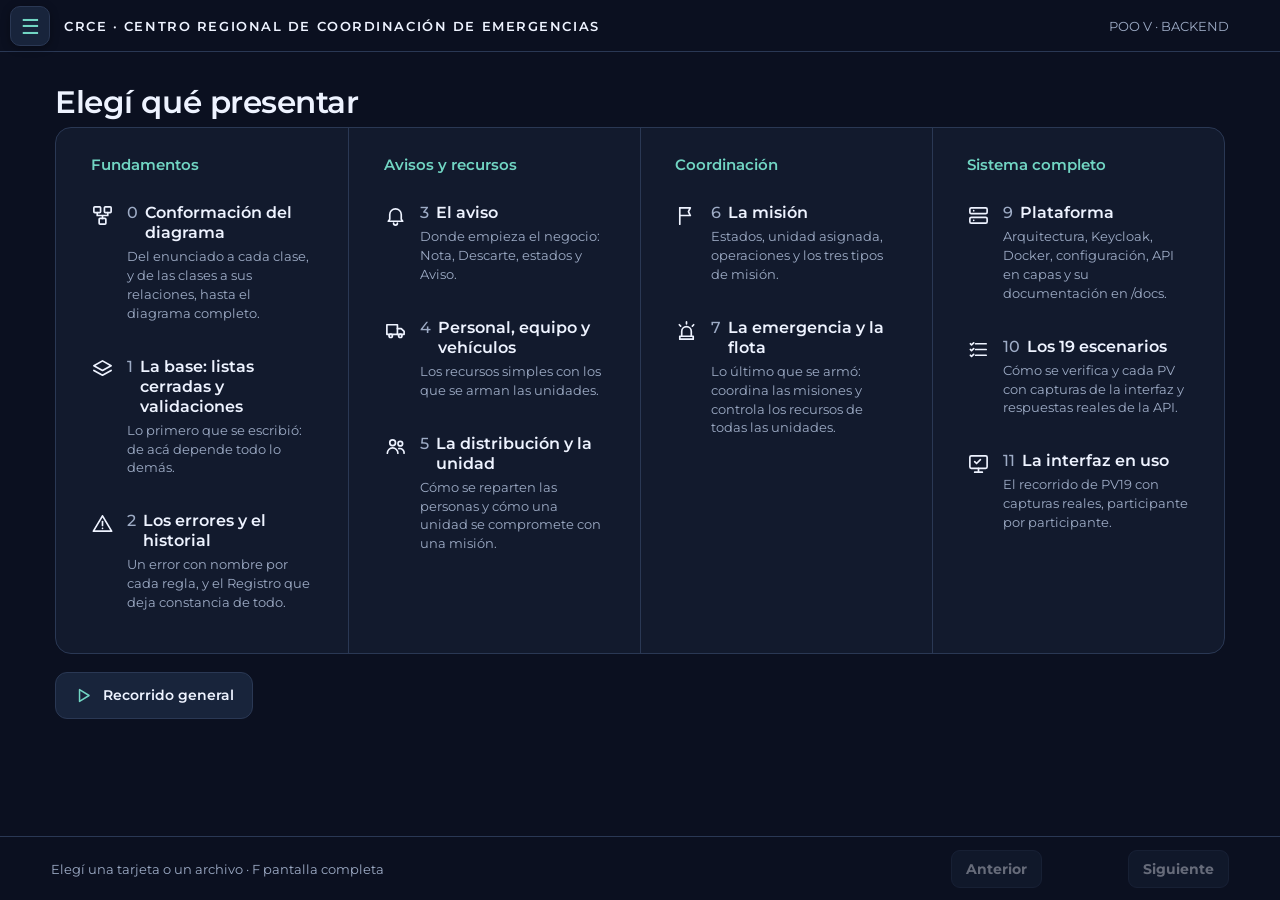
<file: docs/index.html>
<!doctype html><html lang="es"><head><meta charset="utf-8"><meta name="viewport" content="width=device-width,initial-scale=1">
<title>CRCE · Presentación y diagramas</title><style>
:root{--bg:#0b1020;--panel:#121a2d;--panel2:#18243b;--text:#eef3ff;--muted:#9eacc6;--accent:#71d5c3;--line:#2a3854;--gold:#f3c969}
*{box-sizing:border-box}html,body{height:100%;margin:0}
body{font:15px/1.4 Inter,ui-sans-serif,system-ui,-apple-system,"Segoe UI",sans-serif;background:var(--bg);color:var(--text)}
main{position:absolute;inset:0}iframe{position:absolute;inset:0;width:100%;height:100%;border:0;background:var(--bg)}
iframe[hidden]{display:none}
#hb{position:fixed;z-index:30;top:6px;left:10px;width:40px;height:40px;border:1px solid var(--line);border-radius:10px;background:var(--panel2);color:var(--accent);font-size:21px;line-height:1;cursor:pointer;box-shadow:0 2px 8px rgba(0,0,0,.35)}
#hb:hover{border-color:var(--accent)}#hb:focus-visible,nav button:focus-visible{outline:3px solid var(--gold);outline-offset:2px}
#velo{position:fixed;inset:0;z-index:15;background:rgba(5,8,18,.55);display:none}#velo.on{display:block}
nav{position:fixed;z-index:20;top:0;bottom:0;left:0;width:min(290px,86vw);background:var(--panel);border-right:1px solid var(--line);color:var(--text);display:flex;flex-direction:column;padding:12px 14px 16px;gap:8px;transform:translateX(-102%);transition:transform .2s}
nav.abierto{transform:none;box-shadow:8px 0 32px rgba(0,0,0,.5)}
@media (prefers-reduced-motion:reduce){nav{transition:none}}
nav h1{font-size:17px;margin:0 0 14px 52px;line-height:1.15}nav h1 small{display:block;font-weight:400;color:var(--muted);font-size:12px;margin-top:2px}
nav button.op{display:flex;gap:12px;align-items:center;width:100%;padding:12px 14px;border:1px solid var(--line);border-radius:12px;background:var(--panel2);color:inherit;font:inherit;cursor:pointer;text-align:left}
nav button.op:hover{border-color:var(--accent)}nav button.op[aria-pressed=true]{border-color:var(--accent);background:#10242a}
.ico{width:24px;text-align:center;font-size:19px;color:var(--accent)}.t b{display:block;font-size:15px}.t small{display:block;color:var(--muted);font-size:12px;margin-top:1px}
.sp{flex:1}.ayuda{font-size:12.5px;color:var(--muted);padding:6px 4px;line-height:1.9}
kbd{background:var(--panel2);border:1px solid var(--line);border-radius:5px;padding:1px 7px;font:12px ui-monospace,SFMono-Regular,Menlo,monospace;color:var(--text)}
</style></head><body>
<button id="hb" aria-label="Abrir el menú" aria-expanded="false" title="Menú (M)">☰</button><div id="velo"></div>
<nav aria-label="Menú"><h1>CRCE<small>Coordinación de Emergencias</small></h1>
<button class="op" id="bp" aria-pressed="true"><span class="ico">▶</span><span class="t"><b>Presentación</b><small>Elegí qué presentar: recorrido general o un archivo</small></span></button>
<button class="op" id="bd" aria-pressed="false"><span class="ico">◇</span><span class="t"><b>Diagramas</b><small>Con zoom; recorré clases, estados y lista</small></span></button>
<span class="sp"></span>
<div class="ayuda"><kbd>P</kbd> presentación · <kbd>D</kbd> diagramas · <kbd>M</kbd> menú<br>En la presentación: <kbd>Espacio</kbd> avanza, <kbd>Esc</kbd> vuelve a la lista, <kbd>D</kbd> abre el diagrama de la clase, <kbd>F</kbd> pantalla completa</div></nav>
<main><iframe id="fb" src="backend_presentacion.html?v=dd31de81b9" title="Presentación" allow="fullscreen" allowfullscreen></iframe><iframe id="fd" src="diagrama.html?v=9581ba3723" title="Diagramas" allow="fullscreen" allowfullscreen hidden></iframe></main>
<script>
const fb=document.getElementById('fb'),fd=document.getElementById('fd'),bp=document.getElementById('bp'),bd=document.getElementById('bd'),nav=document.querySelector('nav'),velo=document.getElementById('velo'),hb=document.getElementById('hb');
function menu(v){const o=v===undefined?!nav.classList.contains('abierto'):v;nav.classList.toggle('abierto',o);velo.classList.toggle('on',o);hb.setAttribute('aria-expanded',o);hb.setAttribute('aria-label',o?'Cerrar el menú':'Abrir el menú')}
function modo(m,clase){
 if(m==='codigo')m='presentacion';
 const d=m==='diagrama';
 fb.hidden=d;fd.hidden=!d;
 bp.setAttribute('aria-pressed',!d);bd.setAttribute('aria-pressed',d);menu(false);
 const f=d?fd:fb;
 setTimeout(()=>{f.focus();f.contentWindow&&f.contentWindow.focus();if(d&&clase)f.contentWindow.postMessage({irAClase:clase},'*')},60)}
bp.onclick=()=>modo('presentacion');bd.onclick=()=>modo('diagrama');hb.onclick=()=>menu();velo.onclick=()=>menu(false);
addEventListener('message',e=>{const m=e.data||{};if(m.tema)document.body.classList.toggle('claro',m.tema==='claro');else if(m.modo)modo(m.modo,m.clase);else if(m.menu)menu()});
addEventListener('keydown',e=>{if(e.ctrlKey||e.metaKey||e.altKey)return;const t=e.key.toLowerCase();if(t==='p')modo('presentacion');else if(t==='d')modo('diagrama');else if(t==='m')menu();else if(e.key==='Escape')menu(false)});
fb.addEventListener('load',()=>fb.contentWindow.focus());
</script></body></html>
</file>
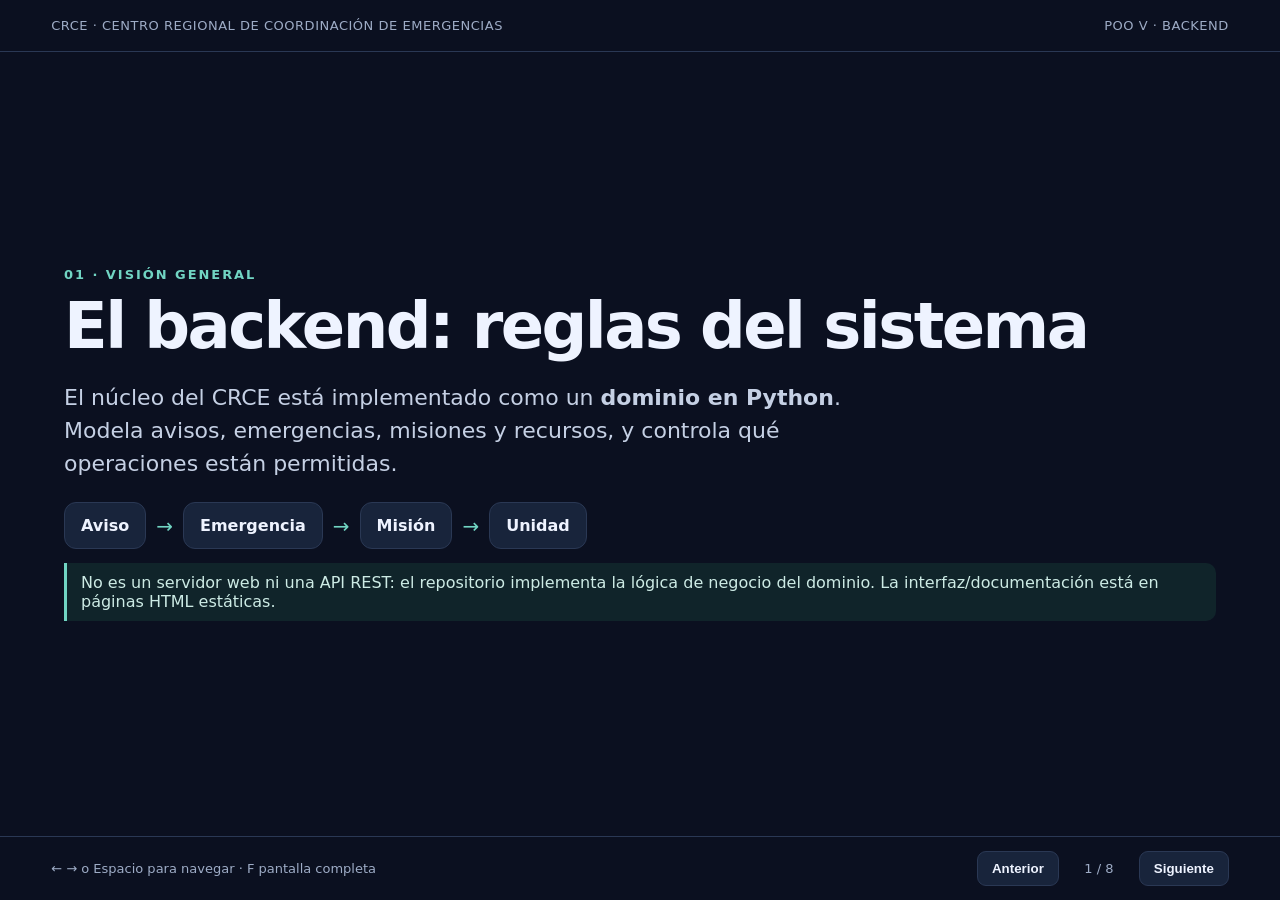
<file: docs/backend.html>
<!doctype html>
<html lang="es">
<head>
<meta charset="utf-8">
<meta name="viewport" content="width=device-width, initial-scale=1">
<title>CRCE · Backend</title>
<style>
:root{--bg:#0b1020;--panel:#121a2d;--panel2:#18243b;--text:#eef3ff;--muted:#9eacc6;--accent:#71d5c3;--line:#2a3854;--code:#080d18;--gold:#f3c969}
*{box-sizing:border-box}html,body{margin:0;width:100%;height:100%;background:var(--bg);color:var(--text);font-family:Inter,ui-sans-serif,system-ui,-apple-system,BlinkMacSystemFont,"Segoe UI",sans-serif}
.deck{height:100%;display:flex;flex-direction:column}.top{height:52px;padding:0 4vw;display:flex;align-items:center;justify-content:space-between;border-bottom:1px solid var(--line);color:var(--muted);font-size:13px;letter-spacing:.04em}
main{flex:1;display:grid;place-items:center;padding:3vh 5vw;min-height:0}.slide{display:none;width:min(1160px,100%);max-height:100%;animation:in .22s ease}.slide.active{display:block}@keyframes in{from{opacity:.4;transform:translateY(8px)}to{opacity:1;transform:none}}
.eyebrow{color:var(--accent);font-size:13px;font-weight:700;letter-spacing:.15em;text-transform:uppercase;margin-bottom:12px}
h1{font-size:clamp(36px,5vw,66px);line-height:1.02;letter-spacing:-.04em;margin:0 0 18px}h2{font-size:clamp(29px,3.5vw,46px);letter-spacing:-.035em;margin:0 0 22px}
.lead{font-size:clamp(17px,1.8vw,22px);line-height:1.5;color:#c5d0e4;max-width:850px}.grid{display:grid;grid-template-columns:1fr 1fr;gap:22px;align-items:start}.card{background:var(--panel);border:1px solid var(--line);border-radius:16px;padding:22px}.card h3{margin:0 0 12px;font-size:18px}.muted{color:var(--muted)}ul{margin:10px 0 0;padding-left:20px;color:#c5d0e4;line-height:1.65}li{margin:4px 0}.tag{display:inline-block;color:var(--accent);border:1px solid #32665e;border-radius:99px;padding:5px 10px;font-size:12px;font-weight:700;margin:0 6px 7px 0}
pre{margin:0;background:var(--code);border:1px solid #26334b;border-radius:12px;padding:18px;overflow:auto;max-height:53vh;color:#e6edf8;font:clamp(11px,.95vw,14px)/1.55 ui-monospace,SFMono-Regular,Menlo,monospace;white-space:pre}
code{font-family:ui-monospace,SFMono-Regular,Menlo,monospace;color:#bce9df}.explain{font-size:16px;line-height:1.6;color:#c5d0e4}.explain strong{color:var(--text)}.callout{border-left:3px solid var(--accent);padding:10px 14px;background:#10242a;border-radius:0 10px 10px 0;color:#cdebe5;margin-top:14px}
.flow{display:flex;align-items:center;gap:10px;flex-wrap:wrap;margin-top:22px}.node{background:var(--panel2);border:1px solid var(--line);border-radius:12px;padding:13px 16px;font-weight:650}.arrow{color:var(--accent);font-size:20px}
.bottom{height:64px;border-top:1px solid var(--line);display:flex;align-items:center;justify-content:space-between;padding:0 4vw;color:var(--muted);font-size:13px}.controls{display:flex;gap:8px;align-items:center}button{background:var(--panel2);border:1px solid var(--line);color:var(--text);padding:9px 14px;border-radius:9px;cursor:pointer;font-weight:650}button:hover{border-color:var(--accent)}.count{min-width:64px;text-align:center}
@media(max-width:760px){main{padding:20px}.grid{grid-template-columns:1fr;gap:12px}.card{padding:15px}pre{max-height:35vh}.top{padding:0 20px}.bottom{padding:0 20px}.slide{overflow:auto;max-height:100%}}
</style>
</head>
<body>
<div class="deck">
<header class="top"><span>CRCE · CENTRO REGIONAL DE COORDINACIÓN DE EMERGENCIAS</span><span>POO V · BACKEND</span></header>
<main>
<section class="slide active">
 <div class="eyebrow">01 · visión general</div>
 <h1>El backend: reglas del sistema</h1>
 <p class="lead">El núcleo del CRCE está implementado como un <strong>dominio en Python</strong>. Modela avisos, emergencias, misiones y recursos, y controla qué operaciones están permitidas.</p>
 <div class="flow"><div class="node">Aviso</div><span class="arrow">→</span><div class="node">Emergencia</div><span class="arrow">→</span><div class="node">Misión</div><span class="arrow">→</span><div class="node">Unidad</div></div>
 <div class="callout">No es un servidor web ni una API REST: el repositorio implementa la lógica de negocio del dominio. La interfaz/documentación está en páginas HTML estáticas.</div>
</section>

<section class="slide">
 <div class="eyebrow">02 · configuración y módulos</div>
 <h2>Cómo se organizó el código</h2>
 <div class="grid">
  <div class="card"><h3>Configuración del proyecto</h3><pre>[project]
name = "crce"
requires-python = ">=3.13"
dependencies = []

[dependency-groups]
dev = ["pytest>=8.3.0"]</pre><p class="explain">En <code>pyproject.toml</code> se declara Python 3.13+, sin dependencias de producción. <strong>pytest</strong> se usa para las pruebas.</p></div>
  <div class="card"><h3>Separación por responsabilidad</h3><pre>dominio/
  aviso.py
  emergencia.py
  mision.py
  unidad.py
  flota.py
  vehiculos.py
  personal.py
  equipamiento.py
  historial.py
  catalogos.py
  errores.py
  valores.py
  distribucion.py

tests/</pre><p class="explain">Cada módulo concentra una parte del problema. Los módulos del dominio se importan entre sí y colaboran; no hay un framework externo.</p></div>
 </div>
</section>

<section class="slide">
 <div class="eyebrow">03 · dominio/aviso.py</div>
 <h2>El aviso controla su propio ciclo de vida</h2>
 <div class="grid">
  <div><pre>self._estado = _PENDIENTE
self._notas = []
self._descarte = None

def descartar(self, operador_id, justificacion, fecha_hora):
    siguiente = self._estado.descartar()
    descarte = Descarte(operador_id, justificacion, fecha_hora)
    registro = Registro.de(
        operador_id, fecha_hora,
        Operacion.AVISO_DESCARTADO, self._id
    )
    self._descarte = descarte
    self._estado = siguiente
    self._registros.append(registro)</pre></div>
  <div class="card"><h3>¿Qué hace?</h3><p class="explain">Un aviso nace <strong>pendiente</strong>. Puede aceptar notas, ser aceptado o descartado. Al descartar, primero valida el estado y construye los datos; recién después modifica el objeto.</p><h3>Conceptos POO</h3><span class="tag">Encapsulamiento</span><span class="tag">State</span><span class="tag">Validación</span><div class="callout">El estado decide si la operación está permitida. Un aviso ya aceptado no puede volver a descartarse.</div></div>
 </div>
</section>

<section class="slide">
 <div class="eyebrow">04 · dominio/mision.py</div>
 <h2>Una misión, distintas especializaciones</h2>
 <div class="grid">
  <div><pre>class Mision(ABC):
    @abstractmethod
    def verificar_vehiculo(self, vehiculo):
        ...

    @abstractmethod
    def verificar_equipamiento(self, unidad):
        ...

class Evacuacion(Mision):
    def verificar_vehiculo(self, vehiculo):
        vehiculo.verificar_evacuacion(self._cantidad)

class Rescate(Mision):
    def verificar_vehiculo(self, vehiculo):
        vehiculo.verificar_rescate()

class AsistenciaSanitaria(Mision):
    def verificar_vehiculo(self, vehiculo):
        vehiculo.verificar_asistencia()</pre></div>
  <div class="card"><h3>¿Qué hace?</h3><p class="explain"><code>Mision</code> define el contrato común. Las clases concretas implementan los requisitos propios de evacuación, rescate y asistencia sanitaria.</p><h3>Conceptos POO</h3><span class="tag">Abstracción</span><span class="tag">Herencia</span><span class="tag">Polimorfismo</span><div class="callout">El resto del sistema trabaja con una referencia <code>Mision</code> sin necesitar preguntar qué clase concreta recibió.</div></div>
 </div>
</section>

<section class="slide">
 <div class="eyebrow">05 · dominio/unidad.py + vehiculos.py</div>
 <h2>La unidad verifica si puede responder</h2>
 <div class="grid">
  <div><pre>def comprometer(self, mision):
    self._condicion.verificar_habilitada()
    if self._mision_id is not None:
        raise UnidadOcupada(...)
    self._vehiculo.verificar_operativo()
    mision.verificar_vehiculo(self._vehiculo)
    mision.verificar_personal(self.personal)
    mision.verificar_equipamiento(self)
    self._mision_id = mision.id</pre></div>
  <div class="card"><h3>¿Qué hace?</h3><p class="explain">Antes de reservar la unidad, comprueba que esté habilitada, libre y que tenga vehículo, personal y equipamiento compatibles.</p><h3>¿Dónde aparece el polimorfismo?</h3><p class="explain">La misión consulta al vehículo mediante métodos como <code>verificar_rescate()</code> o <code>verificar_evacuacion()</code>. Cada tipo de vehículo responde según sus capacidades.</p><span class="tag">Composición</span><span class="tag">Delegación</span><span class="tag">Polimorfismo</span></div>
 </div>
</section>

<section class="slide">
 <div class="eyebrow">06 · dominio/flota.py + emergencia.py</div>
 <h2>Consistencia global y cierre seguro</h2>
 <div class="grid">
  <div class="card"><h3>Flota · recursos únicos</h3><pre>for persona in unidad.personal:
    self._exigir_persona_libre(persona.id, None)

self._exigir_vehiculo_libre(unidad.vehiculo.id, None)

for equipo in unidad.equipamiento:
    self._exigir_equipo_libre(equipo.id, None)

self._unidades[unidad.id] = unidad</pre><p class="explain">La flota controla todas las unidades para impedir que una persona, vehículo o equipo quede asignado a dos.</p></div>
  <div class="card"><h3>Emergencia · cierre</h3><pre>def cerrar(self, misiones):
    misiones = tuple(misiones)
    for mision in misiones:
        mision.verificar_concluida()
    if not any(m.es_exitosa() for m in misiones):
        raise SinMisionExitosa(...)
    return _CERRADA</pre><p class="explain">No se puede cerrar si hay misiones sin concluir. Además, exige al menos una misión finalizada satisfactoriamente.</p></div>
 </div>
 <div class="callout">Las reglas que involucran a varios objetos se ubican en el componente que puede garantizar la consistencia.</div>
</section>

<section class="slide">
 <div class="eyebrow">07 · historial.py + errores.py</div>
 <h2>Registrar lo ocurrido y explicar los rechazos</h2>
 <div class="grid">
  <div><pre>@dataclass(frozen=True, slots=True)
class Registro:
    actor_id: str
    fecha_hora: datetime
    operacion: Operacion
    recursos: tuple[str, ...]
    detalle: tuple[tuple[str, str], ...] = ()

    @classmethod
    def de(cls, actor_id, fecha_hora, operacion,
           *recursos, **detalle):
        return cls(
            actor_id, fecha_hora, operacion,
            tuple(recursos),
            tuple((k, str(v)) for k, v in detalle.items())
        )</pre></div>
  <div class="card"><h3>Historial</h3><p class="explain"><code>Registro</code> es inmutable: identifica quién hizo qué, cuándo y sobre qué recursos. Los agregados exponen sus registros como tuplas.</p><h3>Errores del dominio</h3><p class="explain"><code>errores.py</code> define excepciones específicas, por ejemplo <code>UnidadOcupada</code>, <code>PersonalInsuficiente</code> o <code>VehiculoIncompatible</code>.</p><span class="tag">Dataclass</span><span class="tag">Inmutabilidad</span><span class="tag">Excepciones propias</span></div>
 </div>
</section>

<section class="slide">
 <div class="eyebrow">08 · reglas compartidas y pruebas</div>
 <h2>Cómo se comprueba que el diseño funciona</h2>
 <div class="grid">
  <div class="card"><h3>Archivos de soporte</h3><ul><li><code>catalogos.py</code>: enums para tipos, estados y competencias.</li><li><code>valores.py</code>: <code>Ubicacion</code> y validaciones comunes.</li><li><code>distribucion.py</code>: busca si personas distintas cubren los puestos requeridos.</li><li><code>personal.py</code>, <code>equipamiento.py</code> y <code>vehiculos.py</code>: modelan los recursos.</li></ul></div>
  <div class="card"><h3>Pruebas automatizadas</h3><pre>uv sync
uv run pytest</pre><p class="explain">Los tests verifican avisos, asignaciones, ejecución, emergencias y recursos. <code>test_diseno.py</code> controla reglas de arquitectura: sin <code>isinstance</code>/<code>type</code>, solo biblioteca estándar y sin consultar la hora del sistema.</p><div class="callout">El README del repositorio indica 204 pruebas aprobadas.</div></div>
 </div>
</section>
</main>
<footer class="bottom"><span>← → o Espacio para navegar · F pantalla completa</span><div class="controls"><button id="prev">Anterior</button><span class="count" id="count">1 / 8</span><button id="next">Siguiente</button></div></footer>
</div>
<script>
const slides=[...document.querySelectorAll('.slide')];let current=0;
function show(n){current=Math.max(0,Math.min(slides.length-1,n));slides.forEach((s,i)=>s.classList.toggle('active',i===current));document.getElementById('count').textContent=(current+1)+' / '+slides.length;document.getElementById('prev').disabled=current===0;document.getElementById('next').disabled=current===slides.length-1}
document.getElementById('prev').addEventListener('click',()=>show(current-1));document.getElementById('next').addEventListener('click',()=>show(current+1));
document.addEventListener('keydown',e=>{if(['ArrowRight',' ','PageDown'].includes(e.key)){e.preventDefault();show(current+1)}if(['ArrowLeft','PageUp'].includes(e.key)){e.preventDefault();show(current-1)}if(e.key.toLowerCase()==='f'){if(!document.fullscreenElement)document.documentElement.requestFullscreen?.();else document.exitFullscreen?.()}});
show(0);
</script>
</body></html>
</file>
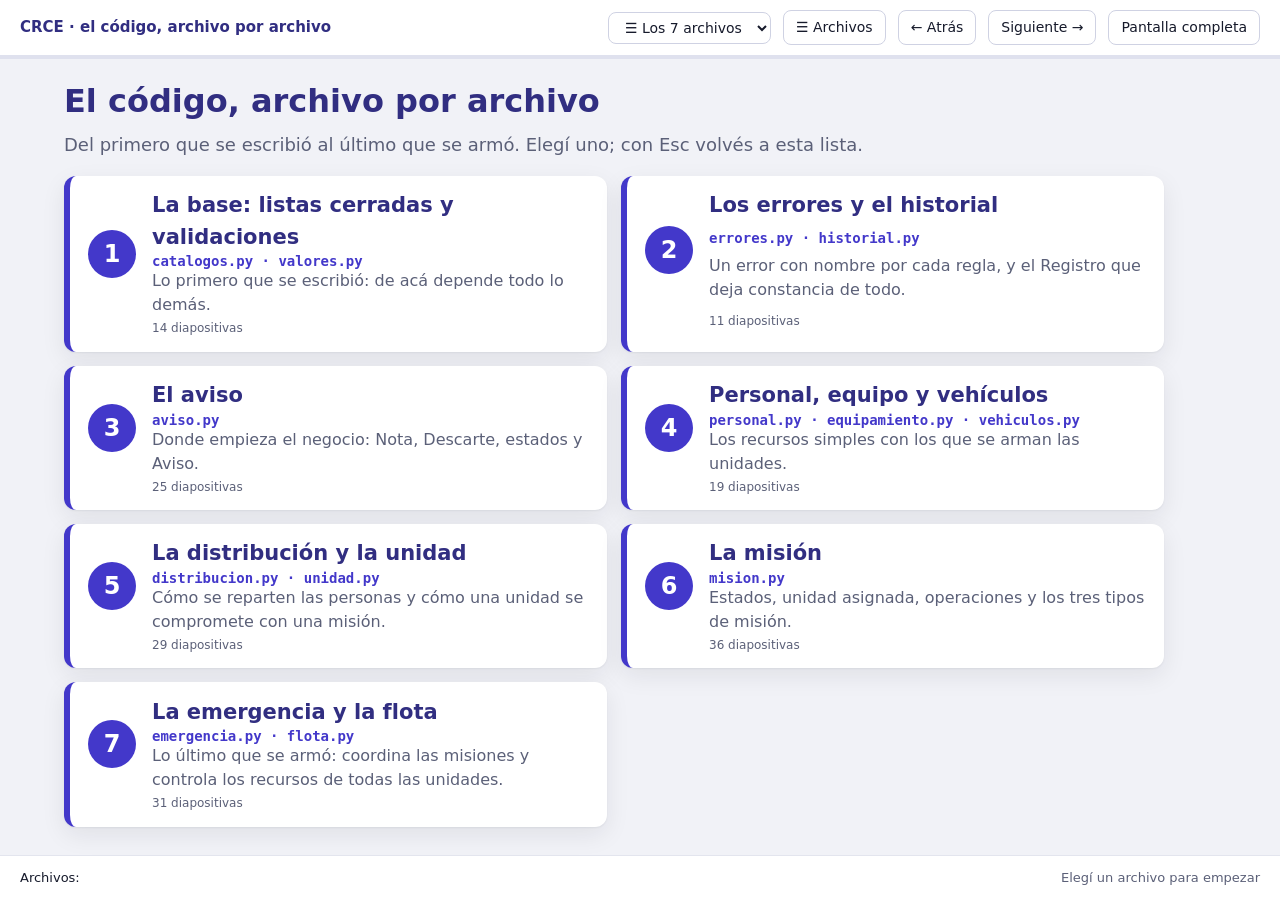
<file: docs/codigo.html>
<!doctype html>
<html lang="es"><head><meta charset="utf-8"><script>if(parent!==window)document.documentElement.classList.add('emb')</script><meta name="viewport" content="width=device-width,initial-scale=1">
<title>CRCE · Presentación</title>
<style>
:root{--bg:#f1f2f7;--ink:#161a2b;--mut:#5b6078;--ac:#4338ca;--ac2:#312e81;--rojo:#d11a2a;--card:#fff;--sh:0 1px 2px rgba(22,26,43,.06),0 8px 24px rgba(22,26,43,.08)}
*{box-sizing:border-box}html,body{height:100%;margin:0}
body{background:var(--bg);color:var(--ink);font:18px/1.5 system-ui,-apple-system,"Segoe UI",sans-serif;display:flex;flex-direction:column;cursor:pointer;user-select:none}
@media screen{html.emb header{padding-left:64px}}
header{display:flex;gap:12px;align-items:center;padding:10px 20px;background:#fff;box-shadow:0 1px 0 #e3e5ee;cursor:default}
header h1{font-size:15px;margin:0;color:var(--ac2);flex:1;font-weight:650}
header button,header select{font:inherit;font-size:14px;padding:6px 12px;border:1px solid #cfd2e3;border-radius:8px;background:#fff;color:var(--ink);cursor:pointer}
button:focus-visible,select:focus-visible{outline:3px solid var(--ac);outline-offset:2px}
#barra{height:4px;background:#dfe1ee}#barra i{display:block;height:100%;width:0;background:var(--ac);transition:width .25s}
main{flex:1;overflow:auto;padding:clamp(8px,2vh,28px) 5vw 8px}
h2{margin:0 0 clamp(6px,1.6vh,18px);font-size:clamp(19px,min(2.6vw,3.9vh),32px);color:var(--ac2)}
.hoja{background:var(--card);border-radius:14px;box-shadow:var(--sh);padding:28px 36px;max-width:980px;font:clamp(19px,2.1vw,25px)/1.65 Georgia,serif}
.hoja p{margin:0 0 14px}.fuente{font:600 13px system-ui;color:var(--mut);margin-bottom:14px}
mark{background:transparent;color:inherit;padding:0 2px;border-radius:3px;transition:all .3s}
mark.on{background:#ffd9dc;color:var(--rojo);font-weight:700;box-shadow:inset 0 -3px 0 var(--rojo)}
.lista-x{display:grid;gap:10px;max-width:980px}
.tarjeta-x{display:none;grid-template-columns:1fr 40px 1fr;align-items:center;background:#fff;border-radius:12px;box-shadow:var(--sh);padding:12px 18px;border-left:5px solid var(--rojo)}
.tarjeta-x.on{display:grid;animation:ent .3s}
@keyframes ent{from{opacity:0;transform:translateX(-14px)}}
@media (prefers-reduced-motion:reduce){*{animation:none!important;transition:none!important}}
.frase{color:var(--rojo);font-weight:600}.flecha{text-align:center;color:var(--mut)}.pieza b{color:var(--ac2)}.pieza small{display:block;color:var(--mut)}
.resumen{max-width:980px;padding:0;list-style:none;display:grid;gap:12px}.resumen li{display:none;background:#fff;border-radius:12px;box-shadow:var(--sh);padding:14px 20px;font-size:clamp(18px,2vw,23px)}
.resumen li.on{display:block;animation:ent .3s}code{font:.9em ui-monospace,Menlo,Consolas,monospace;background:#eceefb;padding:1px 6px;border-radius:5px}
.por-que{background:#e9e8fb;border-radius:10px;padding:clamp(5px,1vh,10px) 16px;margin-bottom:clamp(8px,1.6vh,14px);color:var(--ac2);font-size:clamp(14px,2.2vh,17px);max-width:1200px}
.dos{display:grid;grid-template-columns:minmax(0,1.35fr) minmax(330px,1fr);gap:18px;align-items:start}
.codigo{background:#1b1d33;color:#dfe2f7;border-radius:12px;padding:14px 0;font:clamp(12px,2.1vh,15px)/1.6 ui-monospace,Menlo,Consolas,monospace;box-shadow:var(--sh);overflow:auto;max-height:calc(100vh - 215px);scroll-padding:40px}
.ruta{padding:0 16px 8px;color:#8f94c4;font-size:13px}
.l[hidden]{display:none}.l{display:flex;padding:0 10px;opacity:.38;transition:opacity .2s,background .2s;white-space:pre}.l .c{flex:none;padding-left:8px;text-indent:0;white-space:pre}.l .n{width:34px;color:#6e73a8;flex:none;text-align:right;padding-right:8px}
.l.vista{opacity:.75}.l.act{opacity:1;background:#3b3f78;box-shadow:inset 4px 0 0 #ffb454}
.dos.apilado .nota{position:static}
#lista{max-width:1100px}#lista h2{margin-bottom:6px}#lista .sub{color:var(--mut);margin:0 0 clamp(8px,2vh,18px);font-size:clamp(14px,2.4vh,18px)}
@media (max-height:720px){#lista .sub,.gr small{display:none}.gr{padding:6px 16px}}
#lista .rej{display:grid;grid-template-columns:repeat(auto-fill,minmax(min(100%,430px),1fr));gap:clamp(8px,1.6vh,14px)}
.gr{display:grid;grid-template-columns:auto 1fr;grid-template-rows:auto auto auto;column-gap:16px;text-align:left;background:#fff;border:0;border-left:6px solid var(--ac);border-radius:12px;box-shadow:var(--sh);padding:clamp(8px,1.6vh,16px) 18px;font:inherit;color:var(--ink);cursor:pointer}
.gr:hover,.gr:focus-visible{outline:3px solid var(--ac);outline-offset:2px}
.gr .num{grid-row:1/4;align-self:center;width:clamp(34px,6vh,48px);height:clamp(34px,6vh,48px);border-radius:50%;background:var(--ac);color:#fff;font:700 clamp(17px,3vh,24px)/clamp(34px,6vh,48px) system-ui;text-align:center}
.gr b{font-size:clamp(16px,2.8vh,21px);color:var(--ac2)}.gr .arch{font:600 clamp(12px,2vh,14px) ui-monospace,Menlo,monospace;color:var(--ac)}.gr .desc{color:var(--mut);font-size:clamp(13px,2.2vh,16px)}.gr small{grid-column:2;color:var(--mut);font-size:12px;margin-top:2px}
.paso.ap .por-que{display:none}.paso.ap h2{margin-bottom:6px}.dos.apilado .nota .lista{display:grid;grid-template-columns:1fr 1fr;column-gap:28px}.nota{container-type:inline-size;background:#fff;border-radius:12px;box-shadow:var(--sh);padding:18px 20px;position:sticky;top:0;min-height:120px;max-height:calc(100vh - 215px);overflow:auto;padding:clamp(10px,2vh,20px) 24px}
.nota .t{font:700 clamp(19px,min(3.8vh,7cqw),38px)/1.15 system-ui;color:var(--ac2);margin:4px 0 clamp(6px,1.6vh,14px)}.nota .q{margin:4px 0 clamp(6px,1.6vh,14px);font-size:clamp(14px,min(2.7vh,4.8cqw),27px);line-height:1.33}.nota .rot{display:inline-block;font:700 15px system-ui;color:#fff;background:var(--ac);border-radius:999px;padding:4px 14px}.nota .dh{font:700 16px system-ui;color:var(--rojo);margin-top:10px}.nota .w{color:var(--mut);font-size:17px}.nota .w b{color:var(--rojo)}.vacio{color:var(--mut)}
footer{background:#fff;box-shadow:0 -1px 0 #e3e5ee;padding:8px 20px;display:flex;gap:8px;align-items:center;flex-wrap:wrap;font-size:13px;cursor:default;min-height:44px}
.chip{border:0;cursor:pointer;padding:3px 11px;border-radius:999px;background:#e9e8fb;color:var(--ac2);font:600 13px ui-monospace,Menlo,monospace}.chip.nuevo{background:var(--ac);color:#fff}
#estado{margin-left:auto;color:var(--mut)}
.fin{font-size:30px;color:var(--ac2)}
.escenario{display:grid;gap:12px;max-width:1100px}
.bq{display:none;background:#fff;border-radius:12px;box-shadow:var(--sh);padding:14px 18px;border-left:6px solid #9aa0c8}
.bq.on{display:block;animation:ent .3s}.bq p{margin:6px 0 0;font-size:19px}
.bh{font:700 12px system-ui;color:var(--mut);text-transform:none}.bh span{color:var(--ink);font-size:14px}
.b-sin{border-left-color:#e08a00}.b-problema{border-left-color:var(--rojo);background:#fff5f6}.b-problema .bh{color:var(--rojo)}
.b-con{border-left-color:#1f9d55}.b-conclusion{border-left-color:var(--ac);background:#eceafd}.b-conclusion p{font-weight:600;color:var(--ac2)}
pre.cd{margin:8px 0 0;background:#1b1d33;color:#dfe2f7;border-radius:8px 8px 0 0;padding:10px 14px;font:14px/1.5 ui-monospace,Menlo,Consolas,monospace;white-space:pre-wrap;user-select:text}
pre.out{margin:0;background:#0f1124;color:#8ff0b0;border-radius:0 0 8px 8px;padding:8px 14px;font:14px/1.5 ui-monospace,Menlo,Consolas,monospace;white-space:pre-wrap;user-select:text}
pre.out::before{content:"salida real";display:block;font:700 11px system-ui;color:#7a80ad;margin-bottom:3px}
pre.out.err{color:#ff9aa5}
.dos.rel{grid-template-columns:minmax(0,1.5fr) minmax(320px,1fr)}.lienzo{background:#fff;border-radius:12px;box-shadow:var(--sh);padding:14px}
svg.rel{width:100%;height:auto;display:block}
svg.rel [data-k]{opacity:0;transition:opacity .35s}svg.rel [data-k].on{opacity:1}
.cj rect{fill:#eef0ff;stroke:var(--ac);stroke-width:1.6}.cj text{font:600 14px ui-monospace,Menlo,monospace;fill:var(--ac2)}
.arista{stroke:#7a80ad;stroke-width:1.8}.ar.cur .arista{stroke:var(--rojo);stroke-width:2.6}
.rombo{fill:#312e81;stroke:#312e81}.tri{fill:#fff;stroke:#312e81;stroke-width:1.8}.flecha-e{fill:none;stroke:#312e81;stroke-width:1.8}
.ar.cur .rombo{fill:var(--rojo);stroke:var(--rojo)}.ar.cur .tri,.ar.cur .flecha-e{stroke:var(--rojo)}
.mult{font:700 14px system-ui;fill:var(--rojo)}.etq{font:600 13px system-ui;fill:#444a73;paint-order:stroke;stroke:#fff;stroke-width:4px}
.ley{display:flex;gap:14px;flex-wrap:wrap;font-size:13px;color:var(--mut);margin-top:8px}.ley i{display:inline-block;width:18px;height:0;border-top:2px solid #312e81;vertical-align:middle;margin-right:5px}
.ley .ld{border-top-style:dashed}.ley .lr{border-top-width:5px}
pre.ej{margin:6px 0 10px;font-size:clamp(13px,2.1vh,17px)!important;white-space:pre-wrap!important;background:#1b1d33;color:#dfe2f7;border-radius:8px;padding:10px 12px;font:13px/1.45 ui-monospace,Menlo,Consolas,monospace;white-space:pre;overflow-x:auto;user-select:text}
.nota .dec{margin-top:10px;padding:10px 12px;background:#f3f2ff;border-left:4px solid var(--ac);border-radius:6px;font-size:15.5px;line-height:1.4}.nota .dh{font:700 16px system-ui;color:var(--rojo);margin-top:10px}.nota .dh:first-child{margin-top:0}.nota .e{font:700 13px system-ui;color:var(--mut);margin-top:12px}
.nota .lista{margin:8px 0}.nota .li{display:flex;gap:14px;align-items:baseline;font-size:clamp(13px,min(2.5vh,4.4cqw),25px);line-height:1.3;margin:clamp(3px,.8vh,6px) 0}.nota .ln{flex:none;width:34px;height:34px;border-radius:50%;background:var(--ac);color:#fff;font:700 19px/34px system-ui;text-align:center}
.nota .lista.chica .li{font-size:clamp(12px,min(2.1vh,3.8cqw),19px);margin:3px 0}.nota .lista.chica .ln{width:26px;height:26px;font-size:15px;line-height:26px}.nota .mx{border-collapse:separate;border-spacing:6px;margin:10px 0 6px;font-size:clamp(13px,min(2.6vh,4.2cqw),21px);width:100%}.nota .mx th{font:700 16px system-ui;color:var(--mut);text-align:left;padding:2px 10px}.nota .mx td{padding:clamp(5px,1.1vh,10px) 14px;border-radius:10px;background:#f3f3f8;font-weight:600}.nota .mx td.si{background:#e4f6ea;color:#14753d}.nota .mx td.no{background:#fde9ea;color:#b4232f}.nota .mx tr.res td:first-child{background:var(--ac);color:#fff}.nota .mx tr.res td{outline:3px solid var(--ac);outline-offset:-1px}
.nota .nav{background:#e9eaf3;border-radius:8px 8px 0 0;padding:6px 12px;font:600 14px ui-monospace,Menlo,monospace;color:var(--mut)}.nota .bot{display:inline-block;margin:10px 0 2px;background:var(--ac);color:#fff;font:700 clamp(15px,2.4vh,21px) system-ui;padding:8px 22px;border-radius:10px;box-shadow:0 3px 0 var(--ac2)}
.nota .rsp{border-radius:10px;padding:10px 14px;margin:10px 0}.nota .rsp pre{margin:6px 0 0;font:15px/1.4 ui-monospace,Menlo,monospace;white-space:pre-wrap;user-select:text}.nota .rsp .rh{font:700 18px system-ui}.nota .rsp.ok{background:#e4f6ea;color:#14753d}.nota .rsp.no{background:#fde9ea;color:#b4232f}
.nota .fr{color:var(--rojo);font-weight:700}.nota .cod{margin-top:8px;font:14px ui-monospace,monospace;color:var(--ac2)}
</style></head><body>
<header><h1>CRCE · el código, archivo por archivo</h1>
<select id="ir" aria-label="Ir a un paso"></select>
<button id="lista-b" hidden>☰ Archivos</button><button id="atras">← Atrás</button><button id="sig">Siguiente →</button><button id="fs" aria-label="Pantalla completa">Pantalla completa</button></header>
<div id="barra"><i></i></div>
<main id="escena"><section id="lista"><h2>El código, archivo por archivo</h2><p class="sub">Del primero que se escribió al último que se armó. Elegí uno; con Esc volvés a esta lista.</p><div class="rej"><button class="gr" data-g="0"><span class="num">1</span><b>La base: listas cerradas y validaciones</b><span class="arch">catalogos.py · valores.py</span><span class="desc">Lo primero que se escribió: de acá depende todo lo demás.</span><small>14 diapositivas</small></button><button class="gr" data-g="1"><span class="num">2</span><b>Los errores y el historial</b><span class="arch">errores.py · historial.py</span><span class="desc">Un error con nombre por cada regla, y el Registro que deja constancia de todo.</span><small>11 diapositivas</small></button><button class="gr" data-g="2"><span class="num">3</span><b>El aviso</b><span class="arch">aviso.py</span><span class="desc">Donde empieza el negocio: Nota, Descarte, estados y Aviso.</span><small>25 diapositivas</small></button><button class="gr" data-g="3"><span class="num">4</span><b>Personal, equipo y vehículos</b><span class="arch">personal.py · equipamiento.py · vehiculos.py</span><span class="desc">Los recursos simples con los que se arman las unidades.</span><small>19 diapositivas</small></button><button class="gr" data-g="4"><span class="num">5</span><b>La distribución y la unidad</b><span class="arch">distribucion.py · unidad.py</span><span class="desc">Cómo se reparten las personas y cómo una unidad se compromete con una misión.</span><small>29 diapositivas</small></button><button class="gr" data-g="5"><span class="num">6</span><b>La misión</b><span class="arch">mision.py</span><span class="desc">Estados, unidad asignada, operaciones y los tres tipos de misión.</span><small>36 diapositivas</small></button><button class="gr" data-g="6"><span class="num">7</span><b>La emergencia y la flota</b><span class="arch">emergencia.py · flota.py</span><span class="desc">Lo último que se armó: coordina las misiones y controla los recursos de todas las unidades.</span><small>31 diapositivas</small></button></div></section><div id="pasos"><section class="paso" id="p0" data-tipo="codigo" hidden><h2>1 · catalogos.py: Catalogo</h2><div class="por-que"><b>Por qué existe:</b> Todo lo que el enunciado fija como lista cerrada se escribe una sola vez acá.</div><div class="dos"><div class="codigo"><div class="ruta">dominio/catalogos.py:7</div><div class="l" data-i="0"><span class="n">7</span><span class="c">from enum import Enum</span></div><div class="l" data-i="1"><span class="n">8</span><span class="c"> </span></div><div class="l" data-i="2"><span class="n">9</span><span class="c"> </span></div><div class="l" data-i="3"><span class="n">10</span><span class="c">class Catalogo(Enum):</span></div><div class="l" data-i="4" hidden><span class="n">11</span><span class="c">    """Base de los catálogos: pregunta pertenencia sin comparar clases."""</span></div><div class="l" data-i="5" hidden><span class="n">12</span><span class="c"> </span></div><div class="l" data-i="6"><span class="n">13</span><span class="c">    @classmethod</span></div><div class="l" data-i="7"><span class="n">14</span><span class="c">    def contiene(cls, valor) -&gt; bool:</span></div><div class="l" data-i="8" hidden><span class="n">15</span><span class="c">        # `valor in cls` aceptaría también el texto "inundacion" como válido;</span></div><div class="l" data-i="9" hidden><span class="n">16</span><span class="c">        # por eso se compara contra los miembros reales.</span></div><div class="l" data-i="10"><span class="n">17</span><span class="c">        return valor in tuple(cls)</span></div></div><aside class="nota" aria-live="polite"><div class="vacio">Clic para ver línea por línea.</div></aside></div></section>
<section class="paso" id="p1" data-tipo="codigo" hidden><h2>2 · catalogos.py: las listas del enunciado</h2><div class="por-que"><b>Por qué existe:</b> Cada lista es una clase que hereda de Catalogo y solo declara sus miembros.</div><div class="dos"><div class="codigo"><div class="ruta">dominio/catalogos.py:20</div><div class="l" data-i="0"><span class="n">20</span><span class="c">class TipoSituacion(Catalogo):</span></div><div class="l" data-i="1"><span class="n">21</span><span class="c">    INUNDACION = "inundacion"</span></div><div class="l" data-i="2"><span class="n">22</span><span class="c">    INCENDIO = "incendio"</span></div><div class="l" data-i="3"><span class="n">23</span><span class="c">    ACCIDENTE_VIAL = "accidente_vial"</span></div><div class="l" data-i="4"><span class="n">24</span><span class="c"> </span></div><div class="l" data-i="5"><span class="n">25</span><span class="c"> </span></div><div class="l" data-i="6"><span class="n">26</span><span class="c">class Gravedad(Catalogo):</span></div><div class="l" data-i="7" hidden><span class="n">27</span><span class="c">    """El orden (ALTA &gt; MEDIA &gt; BAJA) se usa después para priorizar emergencias (§4)."""</span></div><div class="l" data-i="8" hidden><span class="n">28</span><span class="c"> </span></div><div class="l" data-i="9"><span class="n">29</span><span class="c">    BAJA = 1</span></div><div class="l" data-i="10"><span class="n">30</span><span class="c">    MEDIA = 2</span></div><div class="l" data-i="11"><span class="n">31</span><span class="c">    ALTA = 3</span></div><div class="l" data-i="12"><span class="n">32</span><span class="c"> </span></div><div class="l" data-i="13"><span class="n">33</span><span class="c"> </span></div><div class="l" data-i="14"><span class="n">34</span><span class="c">class Competencia(Catalogo):</span></div><div class="l" data-i="15" hidden><span class="n">35</span><span class="c">    """Competencias del personal (§5.3)."""</span></div><div class="l" data-i="16" hidden><span class="n">36</span><span class="c"> </span></div><div class="l" data-i="17"><span class="n">37</span><span class="c">    CONDUCCION = "conduccion"</span></div><div class="l" data-i="18"><span class="n">38</span><span class="c">    EVACUACION = "evacuacion"</span></div><div class="l" data-i="19"><span class="n">39</span><span class="c">    RESCATE = "rescate"</span></div><div class="l" data-i="20"><span class="n">40</span><span class="c">    PRIMEROS_AUXILIOS = "primeros_auxilios"</span></div><div class="l" data-i="21"><span class="n">41</span><span class="c"> </span></div><div class="l" data-i="22"><span class="n">42</span><span class="c"> </span></div><div class="l" data-i="23"><span class="n">43</span><span class="c">class CategoriaVehiculo(Catalogo):</span></div><div class="l" data-i="24" hidden><span class="n">44</span><span class="c">    """Categorías de vehículo (§5.4)."""</span></div><div class="l" data-i="25" hidden><span class="n">45</span><span class="c"> </span></div><div class="l" data-i="26"><span class="n">46</span><span class="c">    TRANSPORTE_DE_PERSONAS = "transporte_de_personas"</span></div><div class="l" data-i="27"><span class="n">47</span><span class="c">    VEHICULO_DE_RESCATE = "vehiculo_de_rescate"</span></div><div class="l" data-i="28"><span class="n">48</span><span class="c">    AMBULANCIA = "ambulancia"</span></div><div class="l" data-i="29"><span class="n">49</span><span class="c"> </span></div><div class="l" data-i="30"><span class="n">50</span><span class="c"> </span></div><div class="l" data-i="31"><span class="n">51</span><span class="c">class CategoriaEquipo(Catalogo):</span></div><div class="l" data-i="32" hidden><span class="n">52</span><span class="c">    """Categorías de equipamiento especializado (§5.5)."""</span></div><div class="l" data-i="33" hidden><span class="n">53</span><span class="c"> </span></div><div class="l" data-i="34"><span class="n">54</span><span class="c">    EQUIPO_DE_RESCATE = "equipo_de_rescate"</span></div><div class="l" data-i="35"><span class="n">55</span><span class="c">    EQUIPO_SANITARIO = "equipo_sanitario"</span></div><div class="l" data-i="36"><span class="n">56</span><span class="c"> </span></div><div class="l" data-i="37"><span class="n">57</span><span class="c"> </span></div><div class="l" data-i="38"><span class="n">58</span><span class="c">class CondicionOperativa(Catalogo):</span></div><div class="l" data-i="39" hidden><span class="n">59</span><span class="c">    """Condición de un vehículo o de un elemento de equipamiento (§5.4, §5.5)."""</span></div><div class="l" data-i="40" hidden><span class="n">60</span><span class="c"> </span></div><div class="l" data-i="41"><span class="n">61</span><span class="c">    OPERATIVO = "operativo"</span></div><div class="l" data-i="42"><span class="n">62</span><span class="c">    FUERA_DE_SERVICIO = "fuera_de_servicio"</span></div><div class="l" data-i="43"><span class="n">63</span><span class="c"> </span></div><div class="l" data-i="44"><span class="n">64</span><span class="c"> </span></div><div class="l" data-i="45"><span class="n">65</span><span class="c">class CondicionServicio(Catalogo):</span></div><div class="l" data-i="46" hidden><span class="n">66</span><span class="c">    """Condición de servicio de una unidad (§8.4). No es lo mismo que estar comprometida."""</span></div><div class="l" data-i="47" hidden><span class="n">67</span><span class="c"> </span></div><div class="l" data-i="48"><span class="n">68</span><span class="c">    HABILITADA = "habilitada"</span></div><div class="l" data-i="49"><span class="n">69</span><span class="c">    EN_MANTENIMIENTO = "en_mantenimiento"</span></div><div class="l" data-i="50"><span class="n">70</span><span class="c">    FUERA_DE_SERVICIO = "fuera_de_servicio"</span></div><div class="l" data-i="51"><span class="n">71</span><span class="c"> </span></div><div class="l" data-i="52"><span class="n">72</span><span class="c"> </span></div><div class="l" data-i="53"><span class="n">73</span><span class="c">class TipoMision(Catalogo):</span></div><div class="l" data-i="54" hidden><span class="n">74</span><span class="c">    """Nombre público del tipo de misión (§6). El comportamiento vive en cada clase de misión."""</span></div><div class="l" data-i="55" hidden><span class="n">75</span><span class="c"> </span></div><div class="l" data-i="56"><span class="n">76</span><span class="c">    EVACUACION = "evacuacion"</span></div><div class="l" data-i="57"><span class="n">77</span><span class="c">    RESCATE = "rescate"</span></div><div class="l" data-i="58"><span class="n">78</span><span class="c">    ASISTENCIA_SANITARIA = "asistencia_sanitaria"</span></div><div class="l" data-i="59"><span class="n">79</span><span class="c"> </span></div><div class="l" data-i="60"><span class="n">80</span><span class="c"> </span></div><div class="l" data-i="61"><span class="n">81</span><span class="c">class ResultadoMision(Catalogo):</span></div><div class="l" data-i="62" hidden><span class="n">82</span><span class="c">    """Resultado que declara el jefe al finalizar (§2.3, §8.1)."""</span></div><div class="l" data-i="63" hidden><span class="n">83</span><span class="c"> </span></div><div class="l" data-i="64"><span class="n">84</span><span class="c">    SATISFACTORIO = "satisfactorio"</span></div><div class="l" data-i="65"><span class="n">85</span><span class="c">    NO_SATISFACTORIO = "no_satisfactorio"</span></div></div><aside class="nota" aria-live="polite"><div class="vacio">Clic para ver línea por línea.</div></aside></div></section>
<section class="paso" id="p2" data-tipo="codigo" hidden><h2>3 · valores.py: validaciones compartidas</h2><div class="por-que"><b>Por qué existe:</b> Dos preguntas que se hacen en todo el dominio: ¿hay texto? y ¿es un entero positivo?</div><div class="dos"><div class="codigo"><div class="ruta">dominio/valores.py:7</div><div class="l" data-i="0"><span class="n">7</span><span class="c">from __future__ import annotations</span></div><div class="l" data-i="1"><span class="n">8</span><span class="c"> </span></div><div class="l" data-i="2"><span class="n">9</span><span class="c">import operator</span></div><div class="l" data-i="3"><span class="n">10</span><span class="c">from dataclasses import dataclass</span></div><div class="l" data-i="4"><span class="n">11</span><span class="c"> </span></div><div class="l" data-i="5"><span class="n">12</span><span class="c">from dominio.errores import DatoDeAvisoInvalido</span></div><div class="l" data-i="6"><span class="n">13</span><span class="c"> </span></div><div class="l" data-i="7"><span class="n">14</span><span class="c"> </span></div><div class="l" data-i="8"><span class="n">15</span><span class="c">def hay_texto(valor) -&gt; bool:</span></div><div class="l" data-i="9" hidden><span class="n">16</span><span class="c">    """Verdadero si hay texto con contenido (rechaza None, "" y solo espacios)."""</span></div><div class="l" data-i="10"><span class="n">17</span><span class="c">    return bool(valor) and not valor.isspace()</span></div><div class="l" data-i="11"><span class="n">18</span><span class="c"> </span></div><div class="l" data-i="12"><span class="n">19</span><span class="c"> </span></div><div class="l" data-i="13"><span class="n">20</span><span class="c">def es_entero_positivo(valor) -&gt; bool:</span></div><div class="l" data-i="14" hidden><span class="n">21</span><span class="c">    """Verdadero para 1, 2, 3... Rechaza 0, negativos, decimales, texto, None y True."""</span></div><div class="l" data-i="15"><span class="n">22</span><span class="c">    try:</span></div><div class="l" data-i="16"><span class="n">23</span><span class="c">        return operator.index(valor) &gt; 0 and valor is not True</span></div><div class="l" data-i="17"><span class="n">24</span><span class="c">    except TypeError:</span></div><div class="l" data-i="18"><span class="n">25</span><span class="c">        return False</span></div></div><aside class="nota" aria-live="polite"><div class="vacio">Clic para ver línea por línea.</div></aside></div></section>
<section class="paso" id="p3" data-tipo="codigo" hidden><h2>4 · valores.py: Ubicacion</h2><div class="por-que"><b>Por qué existe:</b> §7.1: todo aviso informa dónde ocurre la situación.</div><div class="dos"><div class="codigo"><div class="ruta">dominio/valores.py:28</div><div class="l" data-i="0"><span class="n">28</span><span class="c">@dataclass(frozen=True, slots=True)</span></div><div class="l" data-i="1"><span class="n">29</span><span class="c">class Ubicacion:</span></div><div class="l" data-i="2"><span class="n">30</span><span class="c">    direccion: str</span></div><div class="l" data-i="3"><span class="n">31</span><span class="c">    localidad: str</span></div><div class="l" data-i="4"><span class="n">32</span><span class="c"> </span></div><div class="l" data-i="5"><span class="n">33</span><span class="c">    def __post_init__(self) -&gt; None:</span></div><div class="l" data-i="6"><span class="n">34</span><span class="c">        if not hay_texto(self.direccion) or not hay_texto(self.localidad):</span></div><div class="l" data-i="7"><span class="n">35</span><span class="c">            raise DatoDeAvisoInvalido("La ubicación necesita dirección y localidad")</span></div></div><aside class="nota" aria-live="polite"><div class="vacio">Clic para ver línea por línea.</div></aside></div></section>
<section class="paso" id="p4" data-tipo="codigo" hidden><h2>1 · errores.py: un error por regla</h2><div class="por-que"><b>Por qué existe:</b> Cada regla del negocio que se viola lanza un error con nombre propio.</div><div class="dos"><div class="codigo"><div class="ruta">dominio/errores.py:4</div><div class="l" data-i="0"><span class="n">4</span><span class="c">class ErrorDeDominio(Exception):</span></div><div class="l" data-i="1" hidden><span class="n">5</span><span class="c">    """Base de todos los rechazos de reglas de negocio."""</span></div><div class="l" data-i="2" hidden><span class="n">6</span><span class="c"> </span></div><div class="l" data-i="3"><span class="n">7</span><span class="c"> </span></div><div class="l" data-i="4"><span class="n">8</span><span class="c">class DatoDeAvisoInvalido(ErrorDeDominio):</span></div><div class="l" data-i="5" hidden><span class="n">9</span><span class="c">    """Un dato obligatorio falta, está vacío o no pertenece al catálogo (R1)."""</span></div><div class="l" data-i="6" hidden><span class="n">10</span><span class="c"> </span></div><div class="l" data-i="7"><span class="n">11</span><span class="c"> </span></div><div class="l" data-i="8"><span class="n">12</span><span class="c">class NotaInvalida(ErrorDeDominio):</span></div><div class="l" data-i="9" hidden><span class="n">13</span><span class="c">    """La nota no tiene autor, texto o fecha (R2)."""</span></div><div class="l" data-i="10" hidden><span class="n">14</span><span class="c"> </span></div><div class="l" data-i="11"><span class="n">15</span><span class="c"> </span></div><div class="l" data-i="12"><span class="n">16</span><span class="c">class NotaDeOtroAutor(ErrorDeDominio):</span></div><div class="l" data-i="13" hidden><span class="n">17</span><span class="c">    """Solo el reportante del aviso puede agregarle notas (§2.1)."""</span></div><div class="l" data-i="14" hidden><span class="n">18</span><span class="c"> </span></div><div class="l" data-i="15"><span class="n">19</span><span class="c"> </span></div><div class="l" data-i="16"><span class="n">20</span><span class="c">class DescarteInvalido(ErrorDeDominio):</span></div><div class="l" data-i="17" hidden><span class="n">21</span><span class="c">    """El descarte no tiene operador, justificación o fecha (R4)."""</span></div><div class="l" data-i="18" hidden><span class="n">22</span><span class="c"> </span></div><div class="l" data-i="19"><span class="n">23</span><span class="c"> </span></div><div class="l" data-i="20"><span class="n">24</span><span class="c">class JustificacionVacia(DescarteInvalido):</span></div><div class="l" data-i="21" hidden><span class="n">25</span><span class="c">    """Descartar exige una justificación con contenido (R4)."""</span></div></div><aside class="nota" aria-live="polite"><div class="vacio">Clic para ver línea por línea.</div></aside></div></section>
<section class="paso" id="p5" data-tipo="codigo" hidden><h2>2 · errores.py: motivos de rechazo de una asignación</h2><div class="por-que"><b>Por qué existe:</b> §8.2: si una unidad no puede recibir una misión, el error dice por qué.</div><div class="dos"><div class="codigo"><div class="ruta">dominio/errores.py:58</div><div class="l" data-i="0"><span class="n">58</span><span class="c">class AsignacionRechazada(ErrorDeDominio):</span></div><div class="l" data-i="1" hidden><span class="n">59</span><span class="c">    """Base de los motivos por los que una unidad no puede recibir una misión."""</span></div><div class="l" data-i="2" hidden><span class="n">60</span><span class="c"> </span></div><div class="l" data-i="3"><span class="n">61</span><span class="c"> </span></div><div class="l" data-i="4"><span class="n">62</span><span class="c">class UnidadNoHabilitada(AsignacionRechazada):</span></div><div class="l" data-i="5" hidden><span class="n">63</span><span class="c">    """La unidad está en mantenimiento o fuera de servicio."""</span></div><div class="l" data-i="6" hidden><span class="n">64</span><span class="c"> </span></div><div class="l" data-i="7"><span class="n">65</span><span class="c"> </span></div><div class="l" data-i="8"><span class="n">66</span><span class="c">class UnidadOcupada(AsignacionRechazada, UnidadComprometida):</span></div><div class="l" data-i="9" hidden><span class="n">67</span><span class="c">    """La unidad ya tiene otra misión asignada o en ejecución (PV10)."""</span></div><div class="l" data-i="10" hidden><span class="n">68</span><span class="c"> </span></div><div class="l" data-i="11"><span class="n">69</span><span class="c"> </span></div><div class="l" data-i="12"><span class="n">70</span><span class="c">class VehiculoIncompatible(AsignacionRechazada):</span></div><div class="l" data-i="13" hidden><span class="n">71</span><span class="c">    """El vehículo no es de la categoría, no alcanza en capacidad o está fuera de servicio."""</span></div><div class="l" data-i="14" hidden><span class="n">72</span><span class="c"> </span></div><div class="l" data-i="15"><span class="n">73</span><span class="c"> </span></div><div class="l" data-i="16"><span class="n">74</span><span class="c">class PersonalInsuficiente(AsignacionRechazada):</span></div><div class="l" data-i="17" hidden><span class="n">75</span><span class="c">    """No existe una distribución de personas distintas que cubra los puestos (PV07)."""</span></div><div class="l" data-i="18" hidden><span class="n">76</span><span class="c"> </span></div><div class="l" data-i="19"><span class="n">77</span><span class="c"> </span></div><div class="l" data-i="20"><span class="n">78</span><span class="c">class EquipamientoInsuficiente(AsignacionRechazada):</span></div><div class="l" data-i="21" hidden><span class="n">79</span><span class="c">    """Falta un elemento operativo de la categoría requerida (PV09)."""</span></div><div class="l" data-i="22" hidden><span class="n">80</span><span class="c"> </span></div><div class="l" data-i="23"><span class="n">81</span><span class="c"> </span></div><div class="l" data-i="24"><span class="n">82</span><span class="c">class NoEsJefeDeLaUnidad(ErrorDeDominio):</span></div><div class="l" data-i="25" hidden><span class="n">83</span><span class="c">    """Un jefe solo opera misiones asignadas a su propia unidad (§2.3, PV12)."""</span></div></div><aside class="nota" aria-live="polite"><div class="vacio">Clic para ver línea por línea.</div></aside></div></section>
<section class="paso" id="p6" data-tipo="codigo" hidden><h2>3 · errores.py: el resto de las reglas</h2><div class="por-que"><b>Por qué existe:</b> Misiones, emergencias e historial también tienen sus errores.</div><div class="dos"><div class="codigo"><div class="ruta">dominio/errores.py:88</div><div class="l" data-i="0"><span class="n">88</span><span class="c">class MisionInvalida(ErrorDeDominio):</span></div><div class="l" data-i="1" hidden><span class="n">89</span><span class="c">    """La misión no tiene objetivo o cantidad válidos."""</span></div><div class="l" data-i="2" hidden><span class="n">90</span><span class="c"> </span></div><div class="l" data-i="3"><span class="n">91</span><span class="c"> </span></div><div class="l" data-i="4"><span class="n">92</span><span class="c">class MisionIncompatible(ErrorDeDominio):</span></div><div class="l" data-i="5" hidden><span class="n">93</span><span class="c">    """El tipo de misión no está contemplado para el tipo de situación (§6.4, PV05)."""</span></div><div class="l" data-i="6" hidden><span class="n">94</span><span class="c"> </span></div><div class="l" data-i="7"><span class="n">95</span><span class="c"> </span></div><div class="l" data-i="8"><span class="n">96</span><span class="c">class MisionEnEstadoInvalido(ErrorDeDominio):</span></div><div class="l" data-i="9" hidden><span class="n">97</span><span class="c">    """La operación no es una transición admitida desde el estado actual (§8.1)."""</span></div><div class="l" data-i="10" hidden><span class="n">98</span><span class="c"> </span></div><div class="l" data-i="11"><span class="n">99</span><span class="c"> </span></div><div class="l" data-i="12"><span class="n">100</span><span class="c">class MisionSinConcluir(ErrorDeDominio):</span></div><div class="l" data-i="13" hidden><span class="n">101</span><span class="c">    """La misión sigue pendiente, asignada o en ejecución: impide cerrar la emergencia."""</span></div><div class="l" data-i="14" hidden><span class="n">102</span><span class="c"> </span></div><div class="l" data-i="15"><span class="n">103</span><span class="c"> </span></div><div class="l" data-i="16"><span class="n">104</span><span class="c">class ResultadoInvalido(ErrorDeDominio):</span></div><div class="l" data-i="17" hidden><span class="n">105</span><span class="c">    """Finalizar exige resultado dentro de catálogo, descripción de tareas y fecha."""</span></div><div class="l" data-i="18" hidden><span class="n">106</span><span class="c"> </span></div><div class="l" data-i="19"><span class="n">107</span><span class="c"> </span></div><div class="l" data-i="20" hidden><span class="n">108</span><span class="c"># ── Emergencias (§7.2) ────────────────────────────────────────</span></div><div class="l" data-i="21" hidden><span class="n">109</span><span class="c"> </span></div><div class="l" data-i="22"><span class="n">110</span><span class="c">class EmergenciaCerrada(ErrorDeDominio):</span></div><div class="l" data-i="23" hidden><span class="n">111</span><span class="c">    """Una emergencia cerrada no admite misiones ni modificaciones operativas."""</span></div><div class="l" data-i="24" hidden><span class="n">112</span><span class="c"> </span></div><div class="l" data-i="25"><span class="n">113</span><span class="c"> </span></div><div class="l" data-i="26"><span class="n">114</span><span class="c">class SinMisionExitosa(ErrorDeDominio):</span></div><div class="l" data-i="27" hidden><span class="n">115</span><span class="c">    """Para cerrar hace falta al menos una misión finalizada con resultado satisfactorio."""</span></div><div class="l" data-i="28" hidden><span class="n">116</span><span class="c"> </span></div><div class="l" data-i="29"><span class="n">117</span><span class="c"> </span></div><div class="l" data-i="30" hidden><span class="n">118</span><span class="c"># ── Historial (§9) ────────────────────────────────────────────</span></div><div class="l" data-i="31" hidden><span class="n">119</span><span class="c"> </span></div><div class="l" data-i="32"><span class="n">120</span><span class="c">class RegistroInvalido(ErrorDeDominio):</span></div><div class="l" data-i="33" hidden><span class="n">121</span><span class="c">    """Un registro histórico necesita actor, fecha, operación y recursos."""</span></div></div><aside class="nota" aria-live="polite"><div class="vacio">Clic para ver línea por línea.</div></aside></div></section>
<section class="paso" id="p7" data-tipo="codigo" hidden><h2>4 · historial.py: Operacion y Registro</h2><div class="por-que"><b>Por qué existe:</b> §9: cada cambio deja constancia de quién hizo qué, cuándo y sobre qué recursos.</div><div class="dos"><div class="codigo"><div class="ruta">dominio/historial.py:9</div><div class="l" data-i="0"><span class="n">9</span><span class="c">from __future__ import annotations</span></div><div class="l" data-i="1"><span class="n">10</span><span class="c"> </span></div><div class="l" data-i="2"><span class="n">11</span><span class="c">from dataclasses import dataclass</span></div><div class="l" data-i="3"><span class="n">12</span><span class="c">from datetime import datetime</span></div><div class="l" data-i="4"><span class="n">13</span><span class="c">from enum import Enum</span></div><div class="l" data-i="5"><span class="n">14</span><span class="c"> </span></div><div class="l" data-i="6"><span class="n">15</span><span class="c">from dominio.errores import RegistroInvalido</span></div><div class="l" data-i="7"><span class="n">16</span><span class="c">from dominio.valores import hay_texto</span></div><div class="l" data-i="8"><span class="n">17</span><span class="c"> </span></div><div class="l" data-i="9"><span class="n">18</span><span class="c"> </span></div><div class="l" data-i="10"><span class="n">19</span><span class="c">class Operacion(Enum):</span></div><div class="l" data-i="11" hidden><span class="n">20</span><span class="c">    # avisos</span></div><div class="l" data-i="12"><span class="n">21</span><span class="c">    AVISO_REGISTRADO = "aviso_registrado"</span></div><div class="l" data-i="13"><span class="n">22</span><span class="c">    NOTA_AGREGADA = "nota_agregada"</span></div><div class="l" data-i="14"><span class="n">23</span><span class="c">    AVISO_DESCARTADO = "aviso_descartado"</span></div><div class="l" data-i="15"><span class="n">24</span><span class="c">    AVISO_ACEPTADO = "aviso_aceptado"</span></div><div class="l" data-i="16" hidden><span class="n">25</span><span class="c">    # emergencias</span></div><div class="l" data-i="17"><span class="n">26</span><span class="c">    EMERGENCIA_CREADA = "emergencia_creada"</span></div><div class="l" data-i="18"><span class="n">27</span><span class="c">    EMERGENCIA_CERRADA = "emergencia_cerrada"</span></div><div class="l" data-i="19" hidden><span class="n">28</span><span class="c">    # misiones</span></div><div class="l" data-i="20"><span class="n">29</span><span class="c">    MISION_CREADA = "mision_creada"</span></div><div class="l" data-i="21"><span class="n">30</span><span class="c">    MISION_ASIGNADA = "mision_asignada"</span></div><div class="l" data-i="22"><span class="n">31</span><span class="c">    MISION_REASIGNADA = "mision_reasignada"</span></div><div class="l" data-i="23"><span class="n">32</span><span class="c">    MISION_RECHAZADA = "mision_rechazada"</span></div><div class="l" data-i="24"><span class="n">33</span><span class="c">    MISION_INICIADA = "mision_iniciada"</span></div><div class="l" data-i="25"><span class="n">34</span><span class="c">    MISION_NOVEDAD = "mision_novedad"</span></div><div class="l" data-i="26"><span class="n">35</span><span class="c">    MISION_CANCELADA = "mision_cancelada"</span></div><div class="l" data-i="27"><span class="n">36</span><span class="c">    MISION_FINALIZADA = "mision_finalizada"</span></div><div class="l" data-i="28" hidden><span class="n">37</span><span class="c">    # recursos</span></div><div class="l" data-i="29"><span class="n">38</span><span class="c">    UNIDAD_REGISTRADA = "unidad_registrada"</span></div><div class="l" data-i="30"><span class="n">39</span><span class="c">    PERSONAL_INCORPORADO = "personal_incorporado"</span></div><div class="l" data-i="31"><span class="n">40</span><span class="c">    PERSONAL_RETIRADO = "personal_retirado"</span></div><div class="l" data-i="32"><span class="n">41</span><span class="c">    VEHICULO_CAMBIADO = "vehiculo_cambiado"</span></div><div class="l" data-i="33"><span class="n">42</span><span class="c">    VEHICULO_CONDICION_CAMBIADA = "vehiculo_condicion_cambiada"</span></div><div class="l" data-i="34"><span class="n">43</span><span class="c">    EQUIPO_INCORPORADO = "equipo_incorporado"</span></div><div class="l" data-i="35"><span class="n">44</span><span class="c">    EQUIPO_RETIRADO = "equipo_retirado"</span></div><div class="l" data-i="36"><span class="n">45</span><span class="c">    EQUIPO_CONDICION_CAMBIADA = "equipo_condicion_cambiada"</span></div><div class="l" data-i="37"><span class="n">46</span><span class="c">    UNIDAD_CONDICION_CAMBIADA = "unidad_condicion_cambiada"</span></div><div class="l" data-i="38"><span class="n">47</span><span class="c"> </span></div><div class="l" data-i="39"><span class="n">48</span><span class="c"> </span></div><div class="l" data-i="40"><span class="n">49</span><span class="c">@dataclass(frozen=True, slots=True)</span></div><div class="l" data-i="41"><span class="n">50</span><span class="c">class Registro:</span></div><div class="l" data-i="42"><span class="n">51</span><span class="c">    actor_id: str</span></div><div class="l" data-i="43"><span class="n">52</span><span class="c">    fecha_hora: datetime</span></div><div class="l" data-i="44"><span class="n">53</span><span class="c">    operacion: Operacion</span></div><div class="l" data-i="45"><span class="n">54</span><span class="c">    recursos: tuple[str, ...]</span></div><div class="l" data-i="46"><span class="n">55</span><span class="c">    detalle: tuple[tuple[str, str], ...] = ()</span></div><div class="l" data-i="47"><span class="n">56</span><span class="c"> </span></div><div class="l" data-i="48"><span class="n">57</span><span class="c">    def __post_init__(self) -&gt; None:</span></div><div class="l" data-i="49"><span class="n">58</span><span class="c">        if not hay_texto(self.actor_id):</span></div><div class="l" data-i="50"><span class="n">59</span><span class="c">            raise RegistroInvalido("El registro necesita un actor")</span></div><div class="l" data-i="51"><span class="n">60</span><span class="c">        if self.fecha_hora is None:</span></div><div class="l" data-i="52"><span class="n">61</span><span class="c">            raise RegistroInvalido("El registro necesita fecha y hora")</span></div><div class="l" data-i="53"><span class="n">62</span><span class="c">        if self.operacion not in tuple(Operacion):</span></div><div class="l" data-i="54"><span class="n">63</span><span class="c">            raise RegistroInvalido(f"Operación desconocida: {self.operacion!r}")</span></div><div class="l" data-i="55"><span class="n">64</span><span class="c">        if not self.recursos:</span></div><div class="l" data-i="56"><span class="n">65</span><span class="c">            raise RegistroInvalido("El registro necesita los recursos afectados")</span></div><div class="l" data-i="57"><span class="n">66</span><span class="c"> </span></div><div class="l" data-i="58"><span class="n">67</span><span class="c">    @classmethod</span></div><div class="l" data-i="59"><span class="n">68</span><span class="c">    def de(cls, actor_id: str, fecha_hora: datetime, operacion: Operacion,</span></div><div class="l" data-i="60"><span class="n">69</span><span class="c">           *recursos: str, **detalle: str) -&gt; Registro:</span></div><div class="l" data-i="61" hidden><span class="n">70</span><span class="c">        """Atajo: los datos del detalle se guardan como pares (clave, texto)."""</span></div><div class="l" data-i="62"><span class="n">71</span><span class="c">        return cls(actor_id, fecha_hora, operacion, tuple(recursos),</span></div><div class="l" data-i="63"><span class="n">72</span><span class="c">                   tuple((clave, str(valor)) for clave, valor in detalle.items()))</span></div><div class="l" data-i="64"><span class="n">73</span><span class="c"> </span></div><div class="l" data-i="65"><span class="n">74</span><span class="c">    def dato(self, clave: str) -&gt; str | None:</span></div><div class="l" data-i="66" hidden><span class="n">75</span><span class="c">        """Valor del detalle para una clave (p. ej. 'unidad_anterior')."""</span></div><div class="l" data-i="67"><span class="n">76</span><span class="c">        return dict(self.detalle).get(clave)</span></div></div><aside class="nota" aria-live="polite"><div class="vacio">Clic para ver línea por línea.</div></aside></div></section>
<section class="paso" id="p8" data-tipo="codigo" hidden><h2>1 · aviso.py: Nota y Descarte</h2><div class="por-que"><b>Por qué existe:</b> §2.1 y §7.1: un aviso puede recibir notas y puede descartarse con justificación.</div><div class="dos"><div class="codigo"><div class="ruta">dominio/aviso.py:37</div><div class="l" data-i="0"><span class="n">37</span><span class="c">@dataclass(frozen=True, slots=True)</span></div><div class="l" data-i="1"><span class="n">38</span><span class="c">class Nota:</span></div><div class="l" data-i="2"><span class="n">39</span><span class="c">    autor_id: str</span></div><div class="l" data-i="3"><span class="n">40</span><span class="c">    texto: str</span></div><div class="l" data-i="4"><span class="n">41</span><span class="c">    fecha_hora: datetime</span></div><div class="l" data-i="5"><span class="n">42</span><span class="c"> </span></div><div class="l" data-i="6"><span class="n">43</span><span class="c">    def __post_init__(self) -&gt; None:</span></div><div class="l" data-i="7"><span class="n">44</span><span class="c">        if not hay_texto(self.autor_id):</span></div><div class="l" data-i="8"><span class="n">45</span><span class="c">            raise NotaInvalida("La nota necesita un autor")</span></div><div class="l" data-i="9"><span class="n">46</span><span class="c">        if not hay_texto(self.texto):</span></div><div class="l" data-i="10"><span class="n">47</span><span class="c">            raise NotaInvalida("La nota no puede estar vacía")</span></div><div class="l" data-i="11"><span class="n">48</span><span class="c">        if self.fecha_hora is None:</span></div><div class="l" data-i="12"><span class="n">49</span><span class="c">            raise NotaInvalida("La nota necesita fecha y hora")</span></div><div class="l" data-i="13"><span class="n">50</span><span class="c"> </span></div><div class="l" data-i="14"><span class="n">51</span><span class="c"> </span></div><div class="l" data-i="15"><span class="n">52</span><span class="c">@dataclass(frozen=True, slots=True)</span></div><div class="l" data-i="16"><span class="n">53</span><span class="c">class Descarte:</span></div><div class="l" data-i="17"><span class="n">54</span><span class="c">    operador_id: str</span></div><div class="l" data-i="18"><span class="n">55</span><span class="c">    justificacion: str</span></div><div class="l" data-i="19"><span class="n">56</span><span class="c">    fecha_hora: datetime</span></div><div class="l" data-i="20"><span class="n">57</span><span class="c"> </span></div><div class="l" data-i="21"><span class="n">58</span><span class="c">    def __post_init__(self) -&gt; None:</span></div><div class="l" data-i="22"><span class="n">59</span><span class="c">        if not hay_texto(self.justificacion):</span></div><div class="l" data-i="23"><span class="n">60</span><span class="c">            raise JustificacionVacia("Descartar exige una justificación")</span></div><div class="l" data-i="24"><span class="n">61</span><span class="c">        if not hay_texto(self.operador_id):</span></div><div class="l" data-i="25"><span class="n">62</span><span class="c">            raise DescarteInvalido("El descarte necesita un operador")</span></div><div class="l" data-i="26"><span class="n">63</span><span class="c">        if self.fecha_hora is None:</span></div><div class="l" data-i="27"><span class="n">64</span><span class="c">            raise DescarteInvalido("El descarte necesita fecha y hora")</span></div></div><aside class="nota" aria-live="polite"><div class="vacio">Clic para ver línea por línea.</div></aside></div></section>
<section class="paso" id="p9" data-tipo="codigo" hidden><h2>2 · aviso.py: los estados del aviso</h2><div class="por-que"><b>Por qué existe:</b> Pendiente, Aceptado y Descartado son clases; el aviso les delega en vez de usar un if.</div><div class="dos"><div class="codigo"><div class="ruta">dominio/aviso.py:69</div><div class="l" data-i="0"><span class="n">69</span><span class="c">class EstadoAviso(Enum):</span></div><div class="l" data-i="1" hidden><span class="n">70</span><span class="c">    """Nombre público y serializable del estado (para la API y para Mongo)."""</span></div><div class="l" data-i="2" hidden><span class="n">71</span><span class="c"> </span></div><div class="l" data-i="3"><span class="n">72</span><span class="c">    PENDIENTE = "pendiente"</span></div><div class="l" data-i="4"><span class="n">73</span><span class="c">    ACEPTADO = "aceptado"</span></div><div class="l" data-i="5"><span class="n">74</span><span class="c">    DESCARTADO = "descartado"</span></div><div class="l" data-i="6"><span class="n">75</span><span class="c"> </span></div><div class="l" data-i="7"><span class="n">76</span><span class="c"> </span></div><div class="l" data-i="8"><span class="n">77</span><span class="c">class _Estado(ABC):</span></div><div class="l" data-i="9" hidden><span class="n">78</span><span class="c">    """Cada estado decide qué operaciones admite. El Aviso solo le delega."""</span></div><div class="l" data-i="10" hidden><span class="n">79</span><span class="c"> </span></div><div class="l" data-i="11"><span class="n">80</span><span class="c">    etiqueta: EstadoAviso</span></div><div class="l" data-i="12"><span class="n">81</span><span class="c"> </span></div><div class="l" data-i="13"><span class="n">82</span><span class="c">    @abstractmethod</span></div><div class="l" data-i="14"><span class="n">83</span><span class="c">    def permitir_nota(self) -&gt; None:</span></div><div class="l" data-i="15" hidden><span class="n">84</span><span class="c">        """No hace nada si admite notas; si no, lanza AvisoNoPendiente."""</span></div><div class="l" data-i="16" hidden><span class="n">85</span><span class="c"> </span></div><div class="l" data-i="17"><span class="n">86</span><span class="c">    @abstractmethod</span></div><div class="l" data-i="18"><span class="n">87</span><span class="c">    def descartar(self) -&gt; _Estado:</span></div><div class="l" data-i="19" hidden><span class="n">88</span><span class="c">        """Devuelve el estado siguiente, o lanza AvisoNoPendiente."""</span></div><div class="l" data-i="20" hidden><span class="n">89</span><span class="c"> </span></div><div class="l" data-i="21"><span class="n">90</span><span class="c">    @abstractmethod</span></div><div class="l" data-i="22"><span class="n">91</span><span class="c">    def aceptar(self) -&gt; _Estado:</span></div><div class="l" data-i="23" hidden><span class="n">92</span><span class="c">        """Devuelve el estado siguiente, o lanza AvisoNoPendiente."""</span></div><div class="l" data-i="24" hidden><span class="n">93</span><span class="c"> </span></div><div class="l" data-i="25"><span class="n">94</span><span class="c">    @abstractmethod</span></div><div class="l" data-i="26"><span class="n">95</span><span class="c">    def validar_descarte(self, descarte: Descarte | None) -&gt; None:</span></div><div class="l" data-i="27" hidden><span class="n">96</span><span class="c">        """Coherencia estado/descarte al reconstruir un aviso."""</span></div><div class="l" data-i="28" hidden><span class="n">97</span><span class="c"> </span></div><div class="l" data-i="29"><span class="n">98</span><span class="c"> </span></div><div class="l" data-i="30"><span class="n">99</span><span class="c">class _Pendiente(_Estado):</span></div><div class="l" data-i="31"><span class="n">100</span><span class="c">    etiqueta = EstadoAviso.PENDIENTE</span></div><div class="l" data-i="32"><span class="n">101</span><span class="c"> </span></div><div class="l" data-i="33"><span class="n">102</span><span class="c">    def permitir_nota(self) -&gt; None:</span></div><div class="l" data-i="34"><span class="n">103</span><span class="c">        pass</span></div><div class="l" data-i="35"><span class="n">104</span><span class="c"> </span></div><div class="l" data-i="36"><span class="n">105</span><span class="c">    def descartar(self) -&gt; _Estado:</span></div><div class="l" data-i="37"><span class="n">106</span><span class="c">        return _DESCARTADO</span></div><div class="l" data-i="38"><span class="n">107</span><span class="c"> </span></div><div class="l" data-i="39"><span class="n">108</span><span class="c">    def aceptar(self) -&gt; _Estado:</span></div><div class="l" data-i="40"><span class="n">109</span><span class="c">        return _ACEPTADO</span></div><div class="l" data-i="41"><span class="n">110</span><span class="c"> </span></div><div class="l" data-i="42"><span class="n">111</span><span class="c">    def validar_descarte(self, descarte: Descarte | None) -&gt; None:</span></div><div class="l" data-i="43"><span class="n">112</span><span class="c">        if descarte is not None:</span></div><div class="l" data-i="44"><span class="n">113</span><span class="c">            raise DatoDeAvisoInvalido("Un aviso pendiente no tiene descarte")</span></div><div class="l" data-i="45"><span class="n">114</span><span class="c"> </span></div><div class="l" data-i="46"><span class="n">115</span><span class="c"> </span></div><div class="l" data-i="47"><span class="n">116</span><span class="c">class _Aceptado(_Estado):</span></div><div class="l" data-i="48"><span class="n">117</span><span class="c">    etiqueta = EstadoAviso.ACEPTADO</span></div><div class="l" data-i="49"><span class="n">118</span><span class="c"> </span></div><div class="l" data-i="50"><span class="n">119</span><span class="c">    def permitir_nota(self) -&gt; None:</span></div><div class="l" data-i="51"><span class="n">120</span><span class="c">        raise AvisoNoPendiente("Un aviso aceptado no puede agregar notas")</span></div><div class="l" data-i="52"><span class="n">121</span><span class="c"> </span></div><div class="l" data-i="53"><span class="n">122</span><span class="c">    def descartar(self) -&gt; _Estado:</span></div><div class="l" data-i="54"><span class="n">123</span><span class="c">        raise AvisoNoPendiente("Un aviso aceptado no puede evaluarse")</span></div><div class="l" data-i="55"><span class="n">124</span><span class="c"> </span></div><div class="l" data-i="56"><span class="n">125</span><span class="c">    def aceptar(self) -&gt; _Estado:</span></div><div class="l" data-i="57"><span class="n">126</span><span class="c">        raise AvisoNoPendiente("Un aviso aceptado ya originó su emergencia")</span></div><div class="l" data-i="58"><span class="n">127</span><span class="c"> </span></div><div class="l" data-i="59"><span class="n">128</span><span class="c">    def validar_descarte(self, descarte: Descarte | None) -&gt; None:</span></div><div class="l" data-i="60"><span class="n">129</span><span class="c">        if descarte is not None:</span></div><div class="l" data-i="61"><span class="n">130</span><span class="c">            raise DatoDeAvisoInvalido("Un aviso aceptado no tiene descarte")</span></div><div class="l" data-i="62"><span class="n">131</span><span class="c"> </span></div><div class="l" data-i="63"><span class="n">132</span><span class="c"> </span></div><div class="l" data-i="64"><span class="n">133</span><span class="c">class _Descartado(_Estado):</span></div><div class="l" data-i="65"><span class="n">134</span><span class="c">    etiqueta = EstadoAviso.DESCARTADO</span></div><div class="l" data-i="66"><span class="n">135</span><span class="c"> </span></div><div class="l" data-i="67"><span class="n">136</span><span class="c">    def permitir_nota(self) -&gt; None:</span></div><div class="l" data-i="68"><span class="n">137</span><span class="c">        raise AvisoNoPendiente("Un aviso descartado no puede agregar notas")</span></div><div class="l" data-i="69"><span class="n">138</span><span class="c"> </span></div><div class="l" data-i="70"><span class="n">139</span><span class="c">    def descartar(self) -&gt; _Estado:</span></div><div class="l" data-i="71"><span class="n">140</span><span class="c">        raise AvisoNoPendiente("Un aviso descartado no puede evaluarse")</span></div><div class="l" data-i="72"><span class="n">141</span><span class="c"> </span></div><div class="l" data-i="73"><span class="n">142</span><span class="c">    def aceptar(self) -&gt; _Estado:</span></div><div class="l" data-i="74"><span class="n">143</span><span class="c">        raise AvisoNoPendiente("Un aviso descartado no puede aceptarse")</span></div><div class="l" data-i="75"><span class="n">144</span><span class="c"> </span></div><div class="l" data-i="76"><span class="n">145</span><span class="c">    def validar_descarte(self, descarte: Descarte | None) -&gt; None:</span></div><div class="l" data-i="77"><span class="n">146</span><span class="c">        if descarte is None:</span></div><div class="l" data-i="78"><span class="n">147</span><span class="c">            raise DatoDeAvisoInvalido("Un aviso descartado conserva su descarte")</span></div><div class="l" data-i="79"><span class="n">148</span><span class="c"> </span></div><div class="l" data-i="80"><span class="n">149</span><span class="c"> </span></div><div class="l" data-i="81"><span class="n">150</span><span class="c">_PENDIENTE, _ACEPTADO, _DESCARTADO = _Pendiente(), _Aceptado(), _Descartado()</span></div><div class="l" data-i="82"><span class="n">151</span><span class="c">_ESTADO_POR_ETIQUETA = {e.etiqueta: e for e in (_PENDIENTE, _ACEPTADO, _DESCARTADO)}</span></div></div><aside class="nota" aria-live="polite"><div class="vacio">Clic para ver línea por línea.</div></aside></div></section>
<section class="paso" id="p10" data-tipo="codigo" hidden><h2>3 · aviso.py: Aviso.__init__</h2><div class="por-que"><b>Por qué existe:</b> Un aviso nace válido, pendiente y con su primer registro.</div><div class="dos"><div class="codigo"><div class="ruta">dominio/aviso.py:156</div><div class="l" data-i="0"><span class="n">156</span><span class="c">class Aviso:</span></div><div class="l" data-i="1"><span class="n">157</span><span class="c">    def __init__(</span></div><div class="l" data-i="2"><span class="n">158</span><span class="c">        self,</span></div><div class="l" data-i="3"><span class="n">159</span><span class="c">        reportante_id: str,</span></div><div class="l" data-i="4"><span class="n">160</span><span class="c">        ubicacion: Ubicacion,</span></div><div class="l" data-i="5"><span class="n">161</span><span class="c">        tipo: TipoSituacion,</span></div><div class="l" data-i="6"><span class="n">162</span><span class="c">        gravedad_estimada: Gravedad,</span></div><div class="l" data-i="7"><span class="n">163</span><span class="c">        descripcion: str,</span></div><div class="l" data-i="8"><span class="n">164</span><span class="c">        registrado_en: datetime,</span></div><div class="l" data-i="9"><span class="n">165</span><span class="c">        aviso_id: str | None = None,</span></div><div class="l" data-i="10"><span class="n">166</span><span class="c">    ) -&gt; None:</span></div><div class="l" data-i="11"><span class="n">167</span><span class="c">        _validar_datos(reportante_id, ubicacion, tipo, gravedad_estimada, descripcion, registrado_en)</span></div><div class="l" data-i="12"><span class="n">168</span><span class="c">        self._id = aviso_id or str(uuid.uuid4())</span></div><div class="l" data-i="13"><span class="n">169</span><span class="c">        self._reportante_id = reportante_id</span></div><div class="l" data-i="14"><span class="n">170</span><span class="c">        self._ubicacion = ubicacion</span></div><div class="l" data-i="15"><span class="n">171</span><span class="c">        self._tipo = tipo</span></div><div class="l" data-i="16"><span class="n">172</span><span class="c">        self._gravedad_estimada = gravedad_estimada</span></div><div class="l" data-i="17"><span class="n">173</span><span class="c">        self._descripcion = descripcion.strip()</span></div><div class="l" data-i="18"><span class="n">174</span><span class="c">        self._registrado_en = registrado_en</span></div><div class="l" data-i="19"><span class="n">175</span><span class="c">        self._estado: _Estado = _PENDIENTE  # R1: todo aviso nace pendiente</span></div><div class="l" data-i="20"><span class="n">176</span><span class="c">        self._notas: list[Nota] = []</span></div><div class="l" data-i="21"><span class="n">177</span><span class="c">        self._descarte: Descarte | None = None</span></div><div class="l" data-i="22"><span class="n">178</span><span class="c">        self._registros: list[Registro] = [</span></div><div class="l" data-i="23"><span class="n">179</span><span class="c">            Registro.de(reportante_id, registrado_en, Operacion.AVISO_REGISTRADO, self._id,</span></div></div><aside class="nota" aria-live="polite"><div class="vacio">Clic para ver línea por línea.</div></aside></div></section>
<section class="paso" id="p11" data-tipo="codigo" hidden><h2>4 · aviso.py: Aviso.restaurar</h2><div class="por-que"><b>Por qué existe:</b> Reconstruye un aviso que ya existía, para el repositorio de la base de datos.</div><div class="dos"><div class="codigo"><div class="ruta">dominio/aviso.py:183</div><div class="l" data-i="0"><span class="n">183</span><span class="c">@classmethod</span></div><div class="l" data-i="1"><span class="n">184</span><span class="c">def restaurar(</span></div><div class="l" data-i="2"><span class="n">185</span><span class="c">    cls,</span></div><div class="l" data-i="3"><span class="n">186</span><span class="c">    *,</span></div><div class="l" data-i="4"><span class="n">187</span><span class="c">    aviso_id: str,</span></div><div class="l" data-i="5"><span class="n">188</span><span class="c">    reportante_id: str,</span></div><div class="l" data-i="6"><span class="n">189</span><span class="c">    ubicacion: Ubicacion,</span></div><div class="l" data-i="7"><span class="n">190</span><span class="c">    tipo: TipoSituacion,</span></div><div class="l" data-i="8"><span class="n">191</span><span class="c">    gravedad_estimada: Gravedad,</span></div><div class="l" data-i="9"><span class="n">192</span><span class="c">    descripcion: str,</span></div><div class="l" data-i="10"><span class="n">193</span><span class="c">    registrado_en: datetime,</span></div><div class="l" data-i="11"><span class="n">194</span><span class="c">    estado: EstadoAviso,</span></div><div class="l" data-i="12"><span class="n">195</span><span class="c">    notas: tuple[Nota, ...] = (),</span></div><div class="l" data-i="13"><span class="n">196</span><span class="c">    descarte: Descarte | None = None,</span></div><div class="l" data-i="14"><span class="n">197</span><span class="c">    registros: tuple[Registro, ...] = (),</span></div><div class="l" data-i="15"><span class="n">198</span><span class="c">) -&gt; Aviso:</span></div><div class="l" data-i="16" hidden><span class="n">199</span><span class="c">    """Reconstruye un aviso ya existente (lo usará el repositorio Mongo).</span></div><div class="l" data-i="17" hidden><span class="n">200</span><span class="c"> </span></div><div class="l" data-i="18" hidden><span class="n">201</span><span class="c">    También permite armar un aviso ACEPTADO sin implementar todavía</span></div><div class="l" data-i="19" hidden><span class="n">202</span><span class="c">    la operación aceptar (escenario 9 del avance).</span></div><div class="l" data-i="20" hidden><span class="n">203</span><span class="c">    """</span></div><div class="l" data-i="21"><span class="n">204</span><span class="c">    if estado not in _ESTADO_POR_ETIQUETA:</span></div><div class="l" data-i="22"><span class="n">205</span><span class="c">        raise DatoDeAvisoInvalido(f"Estado desconocido: {estado!r}")</span></div><div class="l" data-i="23"><span class="n">206</span><span class="c">    nuevo_estado = _ESTADO_POR_ETIQUETA[estado]</span></div><div class="l" data-i="24"><span class="n">207</span><span class="c">    nuevo_estado.validar_descarte(descarte)</span></div><div class="l" data-i="25"><span class="n">208</span><span class="c">    aviso = cls(reportante_id, ubicacion, tipo, gravedad_estimada, descripcion, registrado_en, aviso_id)</span></div><div class="l" data-i="26"><span class="n">209</span><span class="c">    aviso._estado = nuevo_estado</span></div><div class="l" data-i="27"><span class="n">210</span><span class="c">    aviso._notas = list(notas)</span></div><div class="l" data-i="28"><span class="n">211</span><span class="c">    aviso._descarte = descarte</span></div><div class="l" data-i="29"><span class="n">212</span><span class="c">    if registros:</span></div><div class="l" data-i="30"><span class="n">213</span><span class="c">        aviso._registros = list(registros)</span></div><div class="l" data-i="31"><span class="n">214</span><span class="c">    return aviso</span></div></div><aside class="nota" aria-live="polite"><div class="vacio">Clic para ver línea por línea.</div></aside></div></section>
<section class="paso" id="p12" data-tipo="codigo" hidden><h2>5 · aviso.py: agregar_nota y descartar</h2><div class="por-que"><b>Por qué existe:</b> Cada operación pregunta, valida, arma lo nuevo y recién al final modifica.</div><div class="dos"><div class="codigo"><div class="ruta">dominio/aviso.py:218</div><div class="l" data-i="0"><span class="n">218</span><span class="c">def agregar_nota(self, autor_id: str, texto: str, fecha_hora: datetime) -&gt; Nota:</span></div><div class="l" data-i="1" hidden><span class="n">219</span><span class="c">    """R2, R3, R5, R6 y §2.1 (solo el reportante)."""</span></div><div class="l" data-i="2"><span class="n">220</span><span class="c">    self._estado.permitir_nota()</span></div><div class="l" data-i="3"><span class="n">221</span><span class="c">    if autor_id != self._reportante_id:</span></div><div class="l" data-i="4"><span class="n">222</span><span class="c">        raise NotaDeOtroAutor("Solo el reportante del aviso puede agregarle notas")</span></div><div class="l" data-i="5"><span class="n">223</span><span class="c">    nota = Nota(autor_id, texto, fecha_hora)</span></div><div class="l" data-i="6"><span class="n">224</span><span class="c">    registro = Registro.de(autor_id, fecha_hora, Operacion.NOTA_AGREGADA, self._id)</span></div><div class="l" data-i="7"><span class="n">225</span><span class="c">    self._notas.append(nota)</span></div><div class="l" data-i="8"><span class="n">226</span><span class="c">    self._registros.append(registro)</span></div><div class="l" data-i="9"><span class="n">227</span><span class="c">    return nota</span></div><div class="l" data-i="10"><span class="n">228</span><span class="c"> </span></div><div class="l" data-i="11"><span class="n">229</span><span class="c">def descartar(self, operador_id: str, justificacion: str, fecha_hora: datetime) -&gt; None:</span></div><div class="l" data-i="12" hidden><span class="n">230</span><span class="c">    """R4, R5, R6."""</span></div><div class="l" data-i="13"><span class="n">231</span><span class="c">    siguiente = self._estado.descartar()</span></div><div class="l" data-i="14"><span class="n">232</span><span class="c">    descarte = Descarte(operador_id, justificacion, fecha_hora)</span></div><div class="l" data-i="15"><span class="n">233</span><span class="c">    registro = Registro.de(operador_id, fecha_hora, Operacion.AVISO_DESCARTADO, self._id,</span></div><div class="l" data-i="16"><span class="n">234</span><span class="c">                           justificacion=descarte.justificacion)</span></div><div class="l" data-i="17" hidden><span class="n">235</span><span class="c">    # recién acá cambia el objeto: todo lo que podía fallar ya pasó</span></div><div class="l" data-i="18"><span class="n">236</span><span class="c">    self._descarte = descarte</span></div><div class="l" data-i="19"><span class="n">237</span><span class="c">    self._estado = siguiente</span></div><div class="l" data-i="20"><span class="n">238</span><span class="c">    self._registros.append(registro)</span></div></div><aside class="nota" aria-live="polite"><div class="vacio">Clic para ver línea por línea.</div></aside></div></section>
<section class="paso" id="p13" data-tipo="codigo" hidden><h2>6 · aviso.py: aceptar</h2><div class="por-que"><b>Por qué existe:</b> §2.2 y §7.1: aceptar origina una única emergencia.</div><div class="dos"><div class="codigo"><div class="ruta">dominio/aviso.py:240</div><div class="l" data-i="0"><span class="n">240</span><span class="c">def aceptar(self, operador_id: str, tipo: TipoSituacion, gravedad: Gravedad,</span></div><div class="l" data-i="1"><span class="n">241</span><span class="c">            fecha_hora: datetime) -&gt; Emergencia:</span></div><div class="l" data-i="2" hidden><span class="n">242</span><span class="c">    """§2.2, §7.1: acepta el aviso, confirma o corrige tipo y gravedad y origina UNA emergencia.</span></div><div class="l" data-i="3" hidden><span class="n">243</span><span class="c"> </span></div><div class="l" data-i="4" hidden><span class="n">244</span><span class="c">    Los datos originales del aviso no se pisan: la emergencia guarda los confirmados.</span></div><div class="l" data-i="5" hidden><span class="n">245</span><span class="c">    """</span></div><div class="l" data-i="6"><span class="n">246</span><span class="c">    siguiente = self._estado.aceptar()</span></div><div class="l" data-i="7"><span class="n">247</span><span class="c">    emergencia = Emergencia(self._id, self._reportante_id, self._ubicacion, tipo, gravedad,</span></div><div class="l" data-i="8"><span class="n">248</span><span class="c">                            fecha_hora, operador_id)</span></div><div class="l" data-i="9"><span class="n">249</span><span class="c">    registro = Registro.de(operador_id, fecha_hora, Operacion.AVISO_ACEPTADO, self._id, emergencia.id,</span></div><div class="l" data-i="10"><span class="n">250</span><span class="c">                           tipo=tipo.value, gravedad=gravedad.name.lower())</span></div><div class="l" data-i="11"><span class="n">251</span><span class="c">    self._estado = siguiente</span></div><div class="l" data-i="12"><span class="n">252</span><span class="c">    self._registros.append(registro)</span></div><div class="l" data-i="13"><span class="n">253</span><span class="c">    return emergencia</span></div></div><aside class="nota" aria-live="polite"><div class="vacio">Clic para ver línea por línea.</div></aside></div></section>
<section class="paso" id="p14" data-tipo="codigo" hidden><h2>7 · aviso.py: lectura del aviso</h2><div class="por-que"><b>Por qué existe:</b> Todo se puede leer y nada se puede asignar desde afuera.</div><div class="dos"><div class="codigo"><div class="ruta">dominio/aviso.py:257</div><div class="l" data-i="0"><span class="n">257</span><span class="c">@property</span></div><div class="l" data-i="1"><span class="n">258</span><span class="c">def id(self) -&gt; str:</span></div><div class="l" data-i="2"><span class="n">259</span><span class="c">    return self._id</span></div><div class="l" data-i="3"><span class="n">260</span><span class="c"> </span></div><div class="l" data-i="4"><span class="n">261</span><span class="c">@property</span></div><div class="l" data-i="5"><span class="n">262</span><span class="c">def reportante_id(self) -&gt; str:</span></div><div class="l" data-i="6"><span class="n">263</span><span class="c">    return self._reportante_id</span></div><div class="l" data-i="7"><span class="n">264</span><span class="c"> </span></div><div class="l" data-i="8"><span class="n">265</span><span class="c">@property</span></div><div class="l" data-i="9"><span class="n">266</span><span class="c">def ubicacion(self) -&gt; Ubicacion:</span></div><div class="l" data-i="10"><span class="n">267</span><span class="c">    return self._ubicacion</span></div><div class="l" data-i="11"><span class="n">268</span><span class="c"> </span></div><div class="l" data-i="12"><span class="n">269</span><span class="c">@property</span></div><div class="l" data-i="13"><span class="n">270</span><span class="c">def tipo(self) -&gt; TipoSituacion:</span></div><div class="l" data-i="14"><span class="n">271</span><span class="c">    return self._tipo</span></div><div class="l" data-i="15"><span class="n">272</span><span class="c"> </span></div><div class="l" data-i="16"><span class="n">273</span><span class="c">@property</span></div><div class="l" data-i="17"><span class="n">274</span><span class="c">def gravedad_estimada(self) -&gt; Gravedad:</span></div><div class="l" data-i="18"><span class="n">275</span><span class="c">    return self._gravedad_estimada</span></div><div class="l" data-i="19"><span class="n">276</span><span class="c"> </span></div><div class="l" data-i="20"><span class="n">277</span><span class="c">@property</span></div><div class="l" data-i="21"><span class="n">278</span><span class="c">def descripcion(self) -&gt; str:</span></div><div class="l" data-i="22"><span class="n">279</span><span class="c">    return self._descripcion</span></div><div class="l" data-i="23"><span class="n">280</span><span class="c"> </span></div><div class="l" data-i="24"><span class="n">281</span><span class="c">@property</span></div><div class="l" data-i="25"><span class="n">282</span><span class="c">def registrado_en(self) -&gt; datetime:</span></div><div class="l" data-i="26"><span class="n">283</span><span class="c">    return self._registrado_en</span></div><div class="l" data-i="27"><span class="n">284</span><span class="c"> </span></div><div class="l" data-i="28"><span class="n">285</span><span class="c">@property</span></div><div class="l" data-i="29"><span class="n">286</span><span class="c">def estado(self) -&gt; EstadoAviso:</span></div><div class="l" data-i="30" hidden><span class="n">287</span><span class="c">    """Solo el nombre del estado: el objeto estado no sale del aviso."""</span></div><div class="l" data-i="31"><span class="n">288</span><span class="c">    return self._estado.etiqueta</span></div><div class="l" data-i="32"><span class="n">289</span><span class="c"> </span></div><div class="l" data-i="33"><span class="n">290</span><span class="c">@property</span></div><div class="l" data-i="34"><span class="n">291</span><span class="c">def notas(self) -&gt; tuple[Nota, ...]:</span></div><div class="l" data-i="35" hidden><span class="n">292</span><span class="c">    """Tupla: aviso.notas.append(...) no existe, R2 no se puede saltear."""</span></div><div class="l" data-i="36"><span class="n">293</span><span class="c">    return tuple(self._notas)</span></div><div class="l" data-i="37"><span class="n">294</span><span class="c"> </span></div><div class="l" data-i="38"><span class="n">295</span><span class="c">@property</span></div><div class="l" data-i="39"><span class="n">296</span><span class="c">def descarte(self) -&gt; Descarte | None:</span></div><div class="l" data-i="40"><span class="n">297</span><span class="c">    return self._descarte</span></div><div class="l" data-i="41"><span class="n">298</span><span class="c"> </span></div><div class="l" data-i="42"><span class="n">299</span><span class="c">@property</span></div><div class="l" data-i="43"><span class="n">300</span><span class="c">def registros(self) -&gt; tuple[Registro, ...]:</span></div><div class="l" data-i="44" hidden><span class="n">301</span><span class="c">    """Historial inmutable del aviso (§9)."""</span></div><div class="l" data-i="45"><span class="n">302</span><span class="c">    return tuple(self._registros)</span></div></div><aside class="nota" aria-live="polite"><div class="vacio">Clic para ver línea por línea.</div></aside></div></section>
<section class="paso" id="p15" data-tipo="codigo" hidden><h2>8 · aviso.py: _validar_datos</h2><div class="por-que"><b>Por qué existe:</b> R1: ningún dato obligatorio puede faltar.</div><div class="dos"><div class="codigo"><div class="ruta">dominio/aviso.py:305</div><div class="l" data-i="0"><span class="n">305</span><span class="c">def _validar_datos(reportante_id, ubicacion, tipo, gravedad, descripcion, registrado_en) -&gt; None:</span></div><div class="l" data-i="1"><span class="n">306</span><span class="c">    if not hay_texto(reportante_id):</span></div><div class="l" data-i="2"><span class="n">307</span><span class="c">        raise DatoDeAvisoInvalido("El aviso necesita un reportante")</span></div><div class="l" data-i="3"><span class="n">308</span><span class="c">    if ubicacion is None:</span></div><div class="l" data-i="4"><span class="n">309</span><span class="c">        raise DatoDeAvisoInvalido("El aviso necesita una ubicación")</span></div><div class="l" data-i="5"><span class="n">310</span><span class="c">    if not TipoSituacion.contiene(tipo):</span></div><div class="l" data-i="6"><span class="n">311</span><span class="c">        raise DatoDeAvisoInvalido(f"Tipo de situación fuera de catálogo: {tipo!r}")</span></div><div class="l" data-i="7"><span class="n">312</span><span class="c">    if not Gravedad.contiene(gravedad):</span></div><div class="l" data-i="8"><span class="n">313</span><span class="c">        raise DatoDeAvisoInvalido(f"Gravedad fuera de catálogo: {gravedad!r}")</span></div><div class="l" data-i="9"><span class="n">314</span><span class="c">    if not hay_texto(descripcion):</span></div><div class="l" data-i="10"><span class="n">315</span><span class="c">        raise DatoDeAvisoInvalido("El aviso necesita una descripción")</span></div><div class="l" data-i="11"><span class="n">316</span><span class="c">    if registrado_en is None:</span></div><div class="l" data-i="12"><span class="n">317</span><span class="c">        raise DatoDeAvisoInvalido("El aviso necesita fecha y hora de registro")</span></div></div><aside class="nota" aria-live="polite"><div class="vacio">Clic para ver línea por línea.</div></aside></div></section>
<section class="paso" id="p16" data-tipo="codigo" hidden><h2>1 · personal.py: Persona</h2><div class="por-que"><b>Por qué existe:</b> §5.3: una persona tiene una o varias competencias.</div><div class="dos"><div class="codigo"><div class="ruta">dominio/personal.py:12</div><div class="l" data-i="0"><span class="n">12</span><span class="c">@dataclass(frozen=True, slots=True)</span></div><div class="l" data-i="1"><span class="n">13</span><span class="c">class Persona:</span></div><div class="l" data-i="2" hidden><span class="n">14</span><span class="c">    """Valor con identificación: una o varias competencias, sin niveles ni vencimientos."""</span></div><div class="l" data-i="3" hidden><span class="n">15</span><span class="c"> </span></div><div class="l" data-i="4"><span class="n">16</span><span class="c">    id: str</span></div><div class="l" data-i="5"><span class="n">17</span><span class="c">    nombre: str</span></div><div class="l" data-i="6"><span class="n">18</span><span class="c">    competencias: frozenset[Competencia]</span></div><div class="l" data-i="7"><span class="n">19</span><span class="c"> </span></div><div class="l" data-i="8"><span class="n">20</span><span class="c">    def __post_init__(self) -&gt; None:</span></div><div class="l" data-i="9"><span class="n">21</span><span class="c">        if not hay_texto(self.id) or not hay_texto(self.nombre):</span></div><div class="l" data-i="10"><span class="n">22</span><span class="c">            raise RecursoInvalido("La persona necesita identificación y nombre")</span></div><div class="l" data-i="11" hidden><span class="n">23</span><span class="c">        # acepta cualquier colección y la deja inmutable</span></div><div class="l" data-i="12"><span class="n">24</span><span class="c">        object.__setattr__(self, "competencias", frozenset(self.competencias))</span></div><div class="l" data-i="13"><span class="n">25</span><span class="c">        if not self.competencias:</span></div><div class="l" data-i="14"><span class="n">26</span><span class="c">            raise RecursoInvalido("La persona necesita al menos una competencia")</span></div><div class="l" data-i="15"><span class="n">27</span><span class="c">        if not all(Competencia.contiene(c) for c in self.competencias):</span></div><div class="l" data-i="16"><span class="n">28</span><span class="c">            raise RecursoInvalido("Competencia fuera de catálogo")</span></div><div class="l" data-i="17"><span class="n">29</span><span class="c"> </span></div><div class="l" data-i="18"><span class="n">30</span><span class="c">    def tiene(self, competencia: Competencia) -&gt; bool:</span></div><div class="l" data-i="19"><span class="n">31</span><span class="c">        return competencia in self.competencias</span></div></div><aside class="nota" aria-live="polite"><div class="vacio">Clic para ver línea por línea.</div></aside></div></section>
<section class="paso" id="p17" data-tipo="codigo" hidden><h2>2 · equipamiento.py: Equipo</h2><div class="por-que"><b>Por qué existe:</b> §5.5: el equipamiento tiene categoría y una condición operativa.</div><div class="dos"><div class="codigo"><div class="ruta">dominio/equipamiento.py:12</div><div class="l" data-i="0"><span class="n">12</span><span class="c">@dataclass(frozen=True, slots=True)</span></div><div class="l" data-i="1"><span class="n">13</span><span class="c">class Equipo:</span></div><div class="l" data-i="2"><span class="n">14</span><span class="c">    id: str</span></div><div class="l" data-i="3"><span class="n">15</span><span class="c">    categoria: CategoriaEquipo</span></div><div class="l" data-i="4"><span class="n">16</span><span class="c">    condicion: CondicionOperativa = CondicionOperativa.OPERATIVO</span></div><div class="l" data-i="5"><span class="n">17</span><span class="c"> </span></div><div class="l" data-i="6"><span class="n">18</span><span class="c">    def __post_init__(self) -&gt; None:</span></div><div class="l" data-i="7"><span class="n">19</span><span class="c">        if not hay_texto(self.id):</span></div><div class="l" data-i="8"><span class="n">20</span><span class="c">            raise RecursoInvalido("El equipo necesita identificación")</span></div><div class="l" data-i="9"><span class="n">21</span><span class="c">        if not CategoriaEquipo.contiene(self.categoria):</span></div><div class="l" data-i="10"><span class="n">22</span><span class="c">            raise RecursoInvalido("Categoría de equipo fuera de catálogo")</span></div><div class="l" data-i="11"><span class="n">23</span><span class="c">        if not CondicionOperativa.contiene(self.condicion):</span></div><div class="l" data-i="12"><span class="n">24</span><span class="c">            raise RecursoInvalido("Condición de equipo fuera de catálogo")</span></div><div class="l" data-i="13"><span class="n">25</span><span class="c"> </span></div><div class="l" data-i="14"><span class="n">26</span><span class="c">    @property</span></div><div class="l" data-i="15"><span class="n">27</span><span class="c">    def operativo(self) -&gt; bool:</span></div><div class="l" data-i="16"><span class="n">28</span><span class="c">        return self.condicion is CondicionOperativa.OPERATIVO</span></div><div class="l" data-i="17"><span class="n">29</span><span class="c"> </span></div><div class="l" data-i="18"><span class="n">30</span><span class="c">    def con_condicion(self, condicion: CondicionOperativa) -&gt; Equipo:</span></div><div class="l" data-i="19"><span class="n">31</span><span class="c">        return replace(self, condicion=condicion)</span></div></div><aside class="nota" aria-live="polite"><div class="vacio">Clic para ver línea por línea.</div></aside></div></section>
<section class="paso" id="p18" data-tipo="codigo" hidden><h2>3 · vehiculos.py: Vehiculo</h2><div class="por-que"><b>Por qué existe:</b> §5.4: cada categoría de vehículo sirve para una misión distinta.</div><div class="dos"><div class="codigo"><div class="ruta">dominio/vehiculos.py:18</div><div class="l" data-i="0"><span class="n">18</span><span class="c">@dataclass(frozen=True, kw_only=True)</span></div><div class="l" data-i="1"><span class="n">19</span><span class="c">class Vehiculo(ABC):</span></div><div class="l" data-i="2"><span class="n">20</span><span class="c">    id: str</span></div><div class="l" data-i="3"><span class="n">21</span><span class="c">    condicion: CondicionOperativa = CondicionOperativa.OPERATIVO</span></div><div class="l" data-i="4"><span class="n">22</span><span class="c"> </span></div><div class="l" data-i="5"><span class="n">23</span><span class="c">    def __post_init__(self) -&gt; None:</span></div><div class="l" data-i="6"><span class="n">24</span><span class="c">        if not hay_texto(self.id):</span></div><div class="l" data-i="7"><span class="n">25</span><span class="c">            raise RecursoInvalido("El vehículo necesita identificación")</span></div><div class="l" data-i="8"><span class="n">26</span><span class="c">        if not CondicionOperativa.contiene(self.condicion):</span></div><div class="l" data-i="9"><span class="n">27</span><span class="c">            raise RecursoInvalido("Condición de vehículo fuera de catálogo")</span></div><div class="l" data-i="10"><span class="n">28</span><span class="c"> </span></div><div class="l" data-i="11"><span class="n">29</span><span class="c">    @property</span></div><div class="l" data-i="12"><span class="n">30</span><span class="c">    @abstractmethod</span></div><div class="l" data-i="13"><span class="n">31</span><span class="c">    def categoria(self) -&gt; CategoriaVehiculo: ...</span></div><div class="l" data-i="14"><span class="n">32</span><span class="c"> </span></div><div class="l" data-i="15"><span class="n">33</span><span class="c">    @property</span></div><div class="l" data-i="16"><span class="n">34</span><span class="c">    def operativo(self) -&gt; bool:</span></div><div class="l" data-i="17"><span class="n">35</span><span class="c">        return self.condicion is CondicionOperativa.OPERATIVO</span></div><div class="l" data-i="18"><span class="n">36</span><span class="c"> </span></div><div class="l" data-i="19"><span class="n">37</span><span class="c">    def con_condicion(self, condicion: CondicionOperativa) -&gt; Vehiculo:</span></div><div class="l" data-i="20"><span class="n">38</span><span class="c">        return replace(self, condicion=condicion)</span></div><div class="l" data-i="21"><span class="n">39</span><span class="c"> </span></div><div class="l" data-i="22"><span class="n">40</span><span class="c">    def verificar_operativo(self) -&gt; None:</span></div><div class="l" data-i="23"><span class="n">41</span><span class="c">        if not self.operativo:</span></div><div class="l" data-i="24"><span class="n">42</span><span class="c">            raise VehiculoIncompatible(f"El vehículo {self.id} está fuera de servicio")</span></div><div class="l" data-i="25"><span class="n">43</span><span class="c"> </span></div><div class="l" data-i="26" hidden><span class="n">44</span><span class="c">    # Por defecto un vehículo NO sirve para nada: cada categoría habilita lo suyo.</span></div><div class="l" data-i="27" hidden><span class="n">45</span><span class="c"> </span></div><div class="l" data-i="28"><span class="n">46</span><span class="c">    def verificar_evacuacion(self, cantidad: int) -&gt; None:</span></div><div class="l" data-i="29"><span class="n">47</span><span class="c">        raise VehiculoIncompatible(f"Un vehículo de {self.categoria.value} no sirve para evacuar")</span></div><div class="l" data-i="30"><span class="n">48</span><span class="c"> </span></div><div class="l" data-i="31"><span class="n">49</span><span class="c">    def verificar_rescate(self) -&gt; None:</span></div><div class="l" data-i="32"><span class="n">50</span><span class="c">        raise VehiculoIncompatible(f"Un vehículo de {self.categoria.value} no sirve para rescatar")</span></div><div class="l" data-i="33"><span class="n">51</span><span class="c"> </span></div><div class="l" data-i="34"><span class="n">52</span><span class="c">    def verificar_asistencia(self) -&gt; None:</span></div><div class="l" data-i="35"><span class="n">53</span><span class="c">        raise VehiculoIncompatible(f"Un vehículo de {self.categoria.value} no sirve para asistencia sanitaria")</span></div></div><aside class="nota" aria-live="polite"><div class="vacio">Clic para ver línea por línea.</div></aside></div></section>
<section class="paso" id="p19" data-tipo="codigo" hidden><h2>4 · vehiculos.py: las tres categorías</h2><div class="por-que"><b>Por qué existe:</b> Cada subclase habilita lo suyo.</div><div class="dos"><div class="codigo"><div class="ruta">dominio/vehiculos.py:56</div><div class="l" data-i="0"><span class="n">56</span><span class="c">@dataclass(frozen=True, kw_only=True)</span></div><div class="l" data-i="1"><span class="n">57</span><span class="c">class TransportePersonas(Vehiculo):</span></div><div class="l" data-i="2" hidden><span class="n">58</span><span class="c">    """Capacidad en personas evacuadas, sin contar a la dotación (§5.4)."""</span></div><div class="l" data-i="3" hidden><span class="n">59</span><span class="c"> </span></div><div class="l" data-i="4"><span class="n">60</span><span class="c">    capacidad_evacuados: int</span></div><div class="l" data-i="5"><span class="n">61</span><span class="c"> </span></div><div class="l" data-i="6"><span class="n">62</span><span class="c">    def __post_init__(self) -&gt; None:</span></div><div class="l" data-i="7"><span class="n">63</span><span class="c">        super().__post_init__()</span></div><div class="l" data-i="8"><span class="n">64</span><span class="c">        if not es_entero_positivo(self.capacidad_evacuados):</span></div><div class="l" data-i="9"><span class="n">65</span><span class="c">            raise RecursoInvalido("La capacidad de evacuados debe ser un entero positivo")</span></div><div class="l" data-i="10"><span class="n">66</span><span class="c"> </span></div><div class="l" data-i="11"><span class="n">67</span><span class="c">    @property</span></div><div class="l" data-i="12"><span class="n">68</span><span class="c">    def categoria(self) -&gt; CategoriaVehiculo:</span></div><div class="l" data-i="13"><span class="n">69</span><span class="c">        return CategoriaVehiculo.TRANSPORTE_DE_PERSONAS</span></div><div class="l" data-i="14"><span class="n">70</span><span class="c"> </span></div><div class="l" data-i="15"><span class="n">71</span><span class="c">    def verificar_evacuacion(self, cantidad: int) -&gt; None:</span></div><div class="l" data-i="16"><span class="n">72</span><span class="c">        if cantidad &gt; self.capacidad_evacuados:</span></div><div class="l" data-i="17"><span class="n">73</span><span class="c">            raise VehiculoIncompatible(</span></div><div class="l" data-i="18"><span class="n">74</span><span class="c">                f"Capacidad insuficiente: se necesitan {cantidad} plazas y hay {self.capacidad_evacuados}")</span></div><div class="l" data-i="19"><span class="n">75</span><span class="c"> </span></div><div class="l" data-i="20"><span class="n">76</span><span class="c"> </span></div><div class="l" data-i="21"><span class="n">77</span><span class="c">@dataclass(frozen=True, kw_only=True)</span></div><div class="l" data-i="22"><span class="n">78</span><span class="c">class VehiculoRescate(Vehiculo):</span></div><div class="l" data-i="23"><span class="n">79</span><span class="c">    @property</span></div><div class="l" data-i="24"><span class="n">80</span><span class="c">    def categoria(self) -&gt; CategoriaVehiculo:</span></div><div class="l" data-i="25"><span class="n">81</span><span class="c">        return CategoriaVehiculo.VEHICULO_DE_RESCATE</span></div><div class="l" data-i="26"><span class="n">82</span><span class="c"> </span></div><div class="l" data-i="27"><span class="n">83</span><span class="c">    def verificar_rescate(self) -&gt; None:</span></div><div class="l" data-i="28"><span class="n">84</span><span class="c">        pass</span></div><div class="l" data-i="29"><span class="n">85</span><span class="c"> </span></div><div class="l" data-i="30"><span class="n">86</span><span class="c"> </span></div><div class="l" data-i="31"><span class="n">87</span><span class="c">@dataclass(frozen=True, kw_only=True)</span></div><div class="l" data-i="32"><span class="n">88</span><span class="c">class Ambulancia(Vehiculo):</span></div><div class="l" data-i="33"><span class="n">89</span><span class="c">    @property</span></div><div class="l" data-i="34"><span class="n">90</span><span class="c">    def categoria(self) -&gt; CategoriaVehiculo:</span></div><div class="l" data-i="35"><span class="n">91</span><span class="c">        return CategoriaVehiculo.AMBULANCIA</span></div><div class="l" data-i="36"><span class="n">92</span><span class="c"> </span></div><div class="l" data-i="37"><span class="n">93</span><span class="c">    def verificar_asistencia(self) -&gt; None:</span></div><div class="l" data-i="38"><span class="n">94</span><span class="c">        pass</span></div></div><aside class="nota" aria-live="polite"><div class="vacio">Clic para ver línea por línea.</div></aside></div></section>
<section class="paso" id="p20" data-tipo="codigo" hidden><h2>1 · distribucion.py: existe_distribucion</h2><div class="por-que"><b>Por qué existe:</b> §5.3 y §8.2: cada puesto de la misión lo ocupa una persona distinta.</div><div class="dos"><div class="codigo"><div class="ruta">dominio/distribucion.py:13</div><div class="l" data-i="0"><span class="n">13</span><span class="c">from collections.abc import Sequence</span></div><div class="l" data-i="1"><span class="n">14</span><span class="c"> </span></div><div class="l" data-i="2"><span class="n">15</span><span class="c">from dominio.catalogos import Competencia</span></div><div class="l" data-i="3"><span class="n">16</span><span class="c">from dominio.personal import Persona</span></div><div class="l" data-i="4"><span class="n">17</span><span class="c"> </span></div><div class="l" data-i="5"><span class="n">18</span><span class="c"> </span></div><div class="l" data-i="6"><span class="n">19</span><span class="c">def existe_distribucion(puestos: Sequence[Competencia], personas: tuple[Persona, ...]) -&gt; bool:</span></div><div class="l" data-i="7" hidden><span class="n">20</span><span class="c">    """Verdadero si cada puesto puede ocuparlo una persona distinta con esa competencia."""</span></div><div class="l" data-i="8"><span class="n">21</span><span class="c">    if not puestos:</span></div><div class="l" data-i="9"><span class="n">22</span><span class="c">        return True</span></div><div class="l" data-i="10"><span class="n">23</span><span class="c">    primero, resto = puestos[0], puestos[1:]</span></div><div class="l" data-i="11"><span class="n">24</span><span class="c">    for indice, persona in enumerate(personas):</span></div><div class="l" data-i="12"><span class="n">25</span><span class="c">        if persona.tiene(primero) and existe_distribucion(resto, personas[:indice] + personas[indice + 1:]):</span></div><div class="l" data-i="13"><span class="n">26</span><span class="c">            return True</span></div><div class="l" data-i="14"><span class="n">27</span><span class="c">    return False</span></div></div><aside class="nota" aria-live="polite"><div class="vacio">Clic para ver línea por línea.</div></aside></div></section>
<section class="paso" id="p21" data-tipo="codigo" hidden><h2>2 · unidad.py: la condición de servicio</h2><div class="por-que"><b>Por qué existe:</b> §8.4: una unidad puede estar habilitada, en mantenimiento o fuera de servicio.</div><div class="dos"><div class="codigo"><div class="ruta">dominio/unidad.py:44</div><div class="l" data-i="0"><span class="n">44</span><span class="c">class _Condicion(ABC):</span></div><div class="l" data-i="1"><span class="n">45</span><span class="c">    etiqueta: CondicionServicio</span></div><div class="l" data-i="2"><span class="n">46</span><span class="c"> </span></div><div class="l" data-i="3"><span class="n">47</span><span class="c">    @abstractmethod</span></div><div class="l" data-i="4"><span class="n">48</span><span class="c">    def verificar_habilitada(self) -&gt; None:</span></div><div class="l" data-i="5" hidden><span class="n">49</span><span class="c">        """No hace nada si la unidad puede recibir misiones; si no, lanza UnidadNoHabilitada."""</span></div><div class="l" data-i="6" hidden><span class="n">50</span><span class="c"> </span></div><div class="l" data-i="7"><span class="n">51</span><span class="c"> </span></div><div class="l" data-i="8"><span class="n">52</span><span class="c">class _Habilitada(_Condicion):</span></div><div class="l" data-i="9"><span class="n">53</span><span class="c">    etiqueta = CondicionServicio.HABILITADA</span></div><div class="l" data-i="10"><span class="n">54</span><span class="c"> </span></div><div class="l" data-i="11"><span class="n">55</span><span class="c">    def verificar_habilitada(self) -&gt; None:</span></div><div class="l" data-i="12"><span class="n">56</span><span class="c">        pass</span></div><div class="l" data-i="13"><span class="n">57</span><span class="c"> </span></div><div class="l" data-i="14"><span class="n">58</span><span class="c"> </span></div><div class="l" data-i="15"><span class="n">59</span><span class="c">class _EnMantenimiento(_Condicion):</span></div><div class="l" data-i="16"><span class="n">60</span><span class="c">    etiqueta = CondicionServicio.EN_MANTENIMIENTO</span></div><div class="l" data-i="17"><span class="n">61</span><span class="c"> </span></div><div class="l" data-i="18"><span class="n">62</span><span class="c">    def verificar_habilitada(self) -&gt; None:</span></div><div class="l" data-i="19"><span class="n">63</span><span class="c">        raise UnidadNoHabilitada("La unidad está en mantenimiento")</span></div><div class="l" data-i="20"><span class="n">64</span><span class="c"> </span></div><div class="l" data-i="21"><span class="n">65</span><span class="c"> </span></div><div class="l" data-i="22"><span class="n">66</span><span class="c">class _FueraDeServicio(_Condicion):</span></div><div class="l" data-i="23"><span class="n">67</span><span class="c">    etiqueta = CondicionServicio.FUERA_DE_SERVICIO</span></div><div class="l" data-i="24"><span class="n">68</span><span class="c"> </span></div><div class="l" data-i="25"><span class="n">69</span><span class="c">    def verificar_habilitada(self) -&gt; None:</span></div><div class="l" data-i="26"><span class="n">70</span><span class="c">        raise UnidadNoHabilitada("La unidad está fuera de servicio")</span></div><div class="l" data-i="27"><span class="n">71</span><span class="c"> </span></div><div class="l" data-i="28"><span class="n">72</span><span class="c"> </span></div><div class="l" data-i="29"><span class="n">73</span><span class="c">_HABILITADA, _EN_MANTENIMIENTO, _FUERA_DE_SERVICIO = _Habilitada(), _EnMantenimiento(), _FueraDeServicio()</span></div></div><aside class="nota" aria-live="polite"><div class="vacio">Clic para ver línea por línea.</div></aside></div></section>
<section class="paso" id="p22" data-tipo="codigo" hidden><h2>3 · unidad.py: Unidad.__init__</h2><div class="por-que"><b>Por qué existe:</b> §5.2: una unidad agrupa jefe, personal, vehículo y equipamiento.</div><div class="dos"><div class="codigo"><div class="ruta">dominio/unidad.py:78</div><div class="l" data-i="0"><span class="n">78</span><span class="c">class Unidad:</span></div><div class="l" data-i="1"><span class="n">79</span><span class="c">    def __init__(</span></div><div class="l" data-i="2"><span class="n">80</span><span class="c">        self,</span></div><div class="l" data-i="3"><span class="n">81</span><span class="c">        unidad_id: str,</span></div><div class="l" data-i="4"><span class="n">82</span><span class="c">        base_id: str,</span></div><div class="l" data-i="5"><span class="n">83</span><span class="c">        jefe: Persona,</span></div><div class="l" data-i="6"><span class="n">84</span><span class="c">        vehiculo: Vehiculo,</span></div><div class="l" data-i="7"><span class="n">85</span><span class="c">        personal: tuple[Persona, ...] = (),</span></div><div class="l" data-i="8"><span class="n">86</span><span class="c">        equipamiento: tuple[Equipo, ...] = (),</span></div><div class="l" data-i="9"><span class="n">87</span><span class="c">    ) -&gt; None:</span></div><div class="l" data-i="10"><span class="n">88</span><span class="c">        if not hay_texto(unidad_id) or not hay_texto(base_id):</span></div><div class="l" data-i="11"><span class="n">89</span><span class="c">            raise RecursoInvalido("La unidad necesita identificación y base operativa")</span></div><div class="l" data-i="12"><span class="n">90</span><span class="c">        if jefe is None or vehiculo is None:</span></div><div class="l" data-i="13"><span class="n">91</span><span class="c">            raise RecursoInvalido("La unidad necesita un jefe y un vehículo")</span></div><div class="l" data-i="14"><span class="n">92</span><span class="c">        dotacion = (jefe, *personal)</span></div><div class="l" data-i="15"><span class="n">93</span><span class="c">        if len({p.id for p in dotacion}) != len(dotacion):</span></div><div class="l" data-i="16"><span class="n">94</span><span class="c">            raise RecursoDuplicado("Una persona no puede figurar dos veces en la unidad")</span></div><div class="l" data-i="17"><span class="n">95</span><span class="c">        if len({e.id for e in equipamiento}) != len(equipamiento):</span></div><div class="l" data-i="18"><span class="n">96</span><span class="c">            raise RecursoDuplicado("Un equipo no puede figurar dos veces en la unidad")</span></div><div class="l" data-i="19"><span class="n">97</span><span class="c">        self._id = unidad_id</span></div><div class="l" data-i="20"><span class="n">98</span><span class="c">        self._base_id = base_id</span></div><div class="l" data-i="21"><span class="n">99</span><span class="c">        self._jefe_id = jefe.id</span></div><div class="l" data-i="22"><span class="n">100</span><span class="c">        self._personal: dict[str, Persona] = {p.id: p for p in dotacion}</span></div><div class="l" data-i="23"><span class="n">101</span><span class="c">        self._vehiculo = vehiculo</span></div><div class="l" data-i="24"><span class="n">102</span><span class="c">        self._equipamiento: dict[str, Equipo] = {e.id: e for e in equipamiento}</span></div><div class="l" data-i="25"><span class="n">103</span><span class="c">        self._condicion: _Condicion = _HABILITADA</span></div><div class="l" data-i="26"><span class="n">104</span><span class="c">        self._mision_id: str | None = None</span></div><div class="l" data-i="27"><span class="n">105</span><span class="c">        self._registros: list[Registro] = []</span></div></div><aside class="nota" aria-live="polite"><div class="vacio">Clic para ver línea por línea.</div></aside></div></section>
<section class="paso" id="p23" data-tipo="codigo" hidden><h2>4 · unidad.py: lectura y consultas</h2><div class="por-que"><b>Por qué existe:</b> La unidad responde preguntas sin entregar sus colecciones.</div><div class="dos"><div class="codigo"><div class="ruta">dominio/unidad.py:121</div><div class="l" data-i="0"><span class="n">121</span><span class="c">@property</span></div><div class="l" data-i="1"><span class="n">122</span><span class="c">def personal(self) -&gt; tuple[Persona, ...]:</span></div><div class="l" data-i="2" hidden><span class="n">123</span><span class="c">    """Toda la dotación, jefe incluido (se cuenta una sola vez)."""</span></div><div class="l" data-i="3"><span class="n">124</span><span class="c">    return tuple(self._personal.values())</span></div><div class="l" data-i="4"><span class="n">125</span><span class="c"> </span></div><div class="l" data-i="5"><span class="n">126</span><span class="c">@property</span></div><div class="l" data-i="6"><span class="n">127</span><span class="c">def vehiculo(self) -&gt; Vehiculo:</span></div><div class="l" data-i="7"><span class="n">128</span><span class="c">    return self._vehiculo</span></div><div class="l" data-i="8"><span class="n">129</span><span class="c"> </span></div><div class="l" data-i="9"><span class="n">130</span><span class="c">@property</span></div><div class="l" data-i="10"><span class="n">131</span><span class="c">def equipamiento(self) -&gt; tuple[Equipo, ...]:</span></div><div class="l" data-i="11"><span class="n">132</span><span class="c">    return tuple(self._equipamiento.values())</span></div><div class="l" data-i="12"><span class="n">133</span><span class="c"> </span></div><div class="l" data-i="13"><span class="n">134</span><span class="c">@property</span></div><div class="l" data-i="14"><span class="n">135</span><span class="c">def condicion(self) -&gt; CondicionServicio:</span></div><div class="l" data-i="15"><span class="n">136</span><span class="c">    return self._condicion.etiqueta</span></div><div class="l" data-i="16"><span class="n">137</span><span class="c"> </span></div><div class="l" data-i="17"><span class="n">138</span><span class="c">@property</span></div><div class="l" data-i="18"><span class="n">139</span><span class="c">def mision_comprometida_id(self) -&gt; str | None:</span></div><div class="l" data-i="19" hidden><span class="n">140</span><span class="c">    """Id de la misión que la reserva o la ejecuta; None si está libre."""</span></div><div class="l" data-i="20"><span class="n">141</span><span class="c">    return self._mision_id</span></div><div class="l" data-i="21"><span class="n">142</span><span class="c"> </span></div><div class="l" data-i="22"><span class="n">143</span><span class="c">@property</span></div><div class="l" data-i="23"><span class="n">144</span><span class="c">def registros(self) -&gt; tuple[Registro, ...]:</span></div><div class="l" data-i="24"><span class="n">145</span><span class="c">    return tuple(self._registros)</span></div><div class="l" data-i="25"><span class="n">146</span><span class="c"> </span></div><div class="l" data-i="26"><span class="n">147</span><span class="c">def tiene_persona(self, persona_id: str) -&gt; bool:</span></div><div class="l" data-i="27"><span class="n">148</span><span class="c">    return persona_id in self._personal</span></div><div class="l" data-i="28"><span class="n">149</span><span class="c"> </span></div><div class="l" data-i="29"><span class="n">150</span><span class="c">def usa_vehiculo(self, vehiculo_id: str) -&gt; bool:</span></div><div class="l" data-i="30"><span class="n">151</span><span class="c">    return self._vehiculo.id == vehiculo_id</span></div><div class="l" data-i="31"><span class="n">152</span><span class="c"> </span></div><div class="l" data-i="32"><span class="n">153</span><span class="c">def tiene_equipo(self, equipo_id: str) -&gt; bool:</span></div><div class="l" data-i="33"><span class="n">154</span><span class="c">    return equipo_id in self._equipamiento</span></div><div class="l" data-i="34"><span class="n">155</span><span class="c"> </span></div><div class="l" data-i="35"><span class="n">156</span><span class="c">def tiene_equipo_operativo(self, categoria) -&gt; bool:</span></div><div class="l" data-i="36"><span class="n">157</span><span class="c">    return any(e.categoria is categoria and e.operativo for e in self._equipamiento.values())</span></div></div><aside class="nota" aria-live="polite"><div class="vacio">Clic para ver línea por línea.</div></aside></div></section>
<section class="paso" id="p24" data-tipo="codigo" hidden><h2>5 · unidad.py: comprometer, liberar y exigir_jefe</h2><div class="por-que"><b>Por qué existe:</b> §8.2 y §8.3: la unidad verifica todo y recién entonces se reserva.</div><div class="dos"><div class="codigo"><div class="ruta">dominio/unidad.py:161</div><div class="l" data-i="0"><span class="n">161</span><span class="c">def comprometer(self, mision: Mision) -&gt; None:</span></div><div class="l" data-i="1" hidden><span class="n">162</span><span class="c">    """Verifica TODAS las condiciones (§8.2, en orden) y recién después se reserva.</span></div><div class="l" data-i="2" hidden><span class="n">163</span><span class="c"> </span></div><div class="l" data-i="3" hidden><span class="n">164</span><span class="c">    Si algo falla se lanza el motivo y la unidad queda exactamente como estaba.</span></div><div class="l" data-i="4" hidden><span class="n">165</span><span class="c">    """</span></div><div class="l" data-i="5"><span class="n">166</span><span class="c">    self._condicion.verificar_habilitada()</span></div><div class="l" data-i="6"><span class="n">167</span><span class="c">    if self._mision_id is not None:</span></div><div class="l" data-i="7"><span class="n">168</span><span class="c">        raise UnidadOcupada(f"La unidad {self._id} ya tiene la misión {self._mision_id}")</span></div><div class="l" data-i="8"><span class="n">169</span><span class="c">    self._vehiculo.verificar_operativo()</span></div><div class="l" data-i="9"><span class="n">170</span><span class="c">    mision.verificar_vehiculo(self._vehiculo)</span></div><div class="l" data-i="10"><span class="n">171</span><span class="c">    mision.verificar_personal(self.personal)</span></div><div class="l" data-i="11"><span class="n">172</span><span class="c">    mision.verificar_equipamiento(self)</span></div><div class="l" data-i="12"><span class="n">173</span><span class="c">    self._mision_id = mision.id</span></div><div class="l" data-i="13"><span class="n">174</span><span class="c"> </span></div><div class="l" data-i="14"><span class="n">175</span><span class="c">def liberar(self, mision_id: str) -&gt; None:</span></div><div class="l" data-i="15" hidden><span class="n">176</span><span class="c">    """Recupera la disponibilidad (misión finalizada, cancelada, rechazada o reasignada)."""</span></div><div class="l" data-i="16"><span class="n">177</span><span class="c">    if self._mision_id != mision_id:</span></div><div class="l" data-i="17"><span class="n">178</span><span class="c">        raise UnidadComprometida(f"La unidad {self._id} no está comprometida con la misión {mision_id}")</span></div><div class="l" data-i="18"><span class="n">179</span><span class="c">    self._mision_id = None</span></div><div class="l" data-i="19"><span class="n">180</span><span class="c"> </span></div><div class="l" data-i="20"><span class="n">181</span><span class="c">def exigir_jefe(self, persona_id: str) -&gt; None:</span></div><div class="l" data-i="21"><span class="n">182</span><span class="c">    if persona_id != self._jefe_id:</span></div><div class="l" data-i="22"><span class="n">183</span><span class="c">        raise NoEsJefeDeLaUnidad(f"El usuario no es el jefe de la unidad {self._id}")</span></div></div><aside class="nota" aria-live="polite"><div class="vacio">Clic para ver línea por línea.</div></aside></div></section>
<section class="paso" id="p25" data-tipo="codigo" hidden><h2>6 · unidad.py: administrar el personal, el vehículo y el equipo</h2><div class="por-que"><b>Por qué existe:</b> §2.4: se agregan, quitan y cambian recursos, siempre con la misma secuencia.</div><div class="dos"><div class="codigo"><div class="ruta">dominio/unidad.py:187</div><div class="l" data-i="0"><span class="n">187</span><span class="c">def incorporar_personal(self, persona: Persona, actor_id: str, fecha_hora: datetime) -&gt; None:</span></div><div class="l" data-i="1"><span class="n">188</span><span class="c">    self._exigir_modificable()</span></div><div class="l" data-i="2"><span class="n">189</span><span class="c">    if persona.id in self._personal:</span></div><div class="l" data-i="3"><span class="n">190</span><span class="c">        raise RecursoDuplicado(f"{persona.id} ya integra la unidad")</span></div><div class="l" data-i="4"><span class="n">191</span><span class="c">    registro = Registro.de(actor_id, fecha_hora, Operacion.PERSONAL_INCORPORADO, self._id, persona.id)</span></div><div class="l" data-i="5"><span class="n">192</span><span class="c">    self._personal[persona.id] = persona</span></div><div class="l" data-i="6"><span class="n">193</span><span class="c">    self._registros.append(registro)</span></div><div class="l" data-i="7"><span class="n">194</span><span class="c"> </span></div><div class="l" data-i="8"><span class="n">195</span><span class="c">def retirar_personal(self, persona_id: str, actor_id: str, fecha_hora: datetime) -&gt; None:</span></div><div class="l" data-i="9"><span class="n">196</span><span class="c">    self._exigir_modificable()</span></div><div class="l" data-i="10"><span class="n">197</span><span class="c">    if persona_id not in self._personal:</span></div><div class="l" data-i="11"><span class="n">198</span><span class="c">        raise NoEncontrado(f"{persona_id} no integra la unidad")</span></div><div class="l" data-i="12"><span class="n">199</span><span class="c">    if persona_id == self._jefe_id:</span></div><div class="l" data-i="13"><span class="n">200</span><span class="c">        raise RecursoInvalido("El jefe no se retira: la unidad siempre necesita jefe")</span></div><div class="l" data-i="14"><span class="n">201</span><span class="c">    registro = Registro.de(actor_id, fecha_hora, Operacion.PERSONAL_RETIRADO, self._id, persona_id)</span></div><div class="l" data-i="15"><span class="n">202</span><span class="c">    del self._personal[persona_id]</span></div><div class="l" data-i="16"><span class="n">203</span><span class="c">    self._registros.append(registro)</span></div><div class="l" data-i="17"><span class="n">204</span><span class="c"> </span></div><div class="l" data-i="18"><span class="n">205</span><span class="c">def cambiar_vehiculo(self, vehiculo: Vehiculo, actor_id: str, fecha_hora: datetime) -&gt; None:</span></div><div class="l" data-i="19"><span class="n">206</span><span class="c">    self._exigir_modificable()</span></div><div class="l" data-i="20"><span class="n">207</span><span class="c">    registro = Registro.de(actor_id, fecha_hora, Operacion.VEHICULO_CAMBIADO, self._id, vehiculo.id,</span></div><div class="l" data-i="21"><span class="n">208</span><span class="c">                           vehiculo_anterior=self._vehiculo.id)</span></div><div class="l" data-i="22"><span class="n">209</span><span class="c">    self._vehiculo = vehiculo</span></div><div class="l" data-i="23"><span class="n">210</span><span class="c">    self._registros.append(registro)</span></div><div class="l" data-i="24"><span class="n">211</span><span class="c"> </span></div><div class="l" data-i="25"><span class="n">212</span><span class="c">def cambiar_condicion_vehiculo(self, condicion: CondicionOperativa, actor_id: str,</span></div><div class="l" data-i="26"><span class="n">213</span><span class="c">                               fecha_hora: datetime) -&gt; None:</span></div><div class="l" data-i="27"><span class="n">214</span><span class="c">    self._exigir_modificable()</span></div><div class="l" data-i="28"><span class="n">215</span><span class="c">    nuevo = self._vehiculo.con_condicion(condicion)</span></div><div class="l" data-i="29"><span class="n">216</span><span class="c">    registro = Registro.de(actor_id, fecha_hora, Operacion.VEHICULO_CONDICION_CAMBIADA, self._id,</span></div><div class="l" data-i="30"><span class="n">217</span><span class="c">                           nuevo.id, condicion=condicion.value)</span></div><div class="l" data-i="31"><span class="n">218</span><span class="c">    self._vehiculo = nuevo</span></div><div class="l" data-i="32"><span class="n">219</span><span class="c">    self._registros.append(registro)</span></div><div class="l" data-i="33"><span class="n">220</span><span class="c"> </span></div><div class="l" data-i="34"><span class="n">221</span><span class="c">def incorporar_equipo(self, equipo: Equipo, actor_id: str, fecha_hora: datetime) -&gt; None:</span></div><div class="l" data-i="35"><span class="n">222</span><span class="c">    self._exigir_modificable()</span></div><div class="l" data-i="36"><span class="n">223</span><span class="c">    if equipo.id in self._equipamiento:</span></div><div class="l" data-i="37"><span class="n">224</span><span class="c">        raise RecursoDuplicado(f"{equipo.id} ya integra la unidad")</span></div><div class="l" data-i="38"><span class="n">225</span><span class="c">    registro = Registro.de(actor_id, fecha_hora, Operacion.EQUIPO_INCORPORADO, self._id, equipo.id)</span></div><div class="l" data-i="39"><span class="n">226</span><span class="c">    self._equipamiento[equipo.id] = equipo</span></div><div class="l" data-i="40"><span class="n">227</span><span class="c">    self._registros.append(registro)</span></div><div class="l" data-i="41"><span class="n">228</span><span class="c"> </span></div><div class="l" data-i="42"><span class="n">229</span><span class="c">def retirar_equipo(self, equipo_id: str, actor_id: str, fecha_hora: datetime) -&gt; None:</span></div><div class="l" data-i="43"><span class="n">230</span><span class="c">    self._exigir_modificable()</span></div><div class="l" data-i="44"><span class="n">231</span><span class="c">    if equipo_id not in self._equipamiento:</span></div><div class="l" data-i="45"><span class="n">232</span><span class="c">        raise NoEncontrado(f"{equipo_id} no integra la unidad")</span></div><div class="l" data-i="46"><span class="n">233</span><span class="c">    registro = Registro.de(actor_id, fecha_hora, Operacion.EQUIPO_RETIRADO, self._id, equipo_id)</span></div><div class="l" data-i="47"><span class="n">234</span><span class="c">    del self._equipamiento[equipo_id]</span></div><div class="l" data-i="48"><span class="n">235</span><span class="c">    self._registros.append(registro)</span></div><div class="l" data-i="49"><span class="n">236</span><span class="c"> </span></div><div class="l" data-i="50"><span class="n">237</span><span class="c">def cambiar_condicion_equipo(self, equipo_id: str, condicion: CondicionOperativa, actor_id: str,</span></div><div class="l" data-i="51"><span class="n">238</span><span class="c">                             fecha_hora: datetime) -&gt; None:</span></div><div class="l" data-i="52"><span class="n">239</span><span class="c">    self._exigir_modificable()</span></div><div class="l" data-i="53"><span class="n">240</span><span class="c">    if equipo_id not in self._equipamiento:</span></div><div class="l" data-i="54"><span class="n">241</span><span class="c">        raise NoEncontrado(f"{equipo_id} no integra la unidad")</span></div><div class="l" data-i="55"><span class="n">242</span><span class="c">    nuevo = self._equipamiento[equipo_id].con_condicion(condicion)</span></div><div class="l" data-i="56"><span class="n">243</span><span class="c">    registro = Registro.de(actor_id, fecha_hora, Operacion.EQUIPO_CONDICION_CAMBIADA, self._id,</span></div><div class="l" data-i="57"><span class="n">244</span><span class="c">                           equipo_id, condicion=condicion.value)</span></div><div class="l" data-i="58"><span class="n">245</span><span class="c">    self._equipamiento[equipo_id] = nuevo</span></div><div class="l" data-i="59"><span class="n">246</span><span class="c">    self._registros.append(registro)</span></div></div><aside class="nota" aria-live="polite"><div class="vacio">Clic para ver línea por línea.</div></aside></div></section>
<section class="paso" id="p26" data-tipo="codigo" hidden><h2>7 · unidad.py: condición de servicio e internos</h2><div class="por-que"><b>Por qué existe:</b> La unidad cambia su condición de servicio con los mismos cuidados.</div><div class="dos"><div class="codigo"><div class="ruta">dominio/unidad.py:248</div><div class="l" data-i="0"><span class="n">248</span><span class="c">def declarar_en_mantenimiento(self, actor_id: str, fecha_hora: datetime) -&gt; None:</span></div><div class="l" data-i="1"><span class="n">249</span><span class="c">    self._cambiar_condicion(_EN_MANTENIMIENTO, actor_id, fecha_hora)</span></div><div class="l" data-i="2"><span class="n">250</span><span class="c"> </span></div><div class="l" data-i="3"><span class="n">251</span><span class="c">def declarar_fuera_de_servicio(self, actor_id: str, fecha_hora: datetime) -&gt; None:</span></div><div class="l" data-i="4"><span class="n">252</span><span class="c">    self._cambiar_condicion(_FUERA_DE_SERVICIO, actor_id, fecha_hora)</span></div><div class="l" data-i="5"><span class="n">253</span><span class="c"> </span></div><div class="l" data-i="6"><span class="n">254</span><span class="c">def restablecer_servicio(self, actor_id: str, fecha_hora: datetime) -&gt; None:</span></div><div class="l" data-i="7"><span class="n">255</span><span class="c">    self._cambiar_condicion(_HABILITADA, actor_id, fecha_hora)</span></div><div class="l" data-i="8"><span class="n">256</span><span class="c"> </span></div><div class="l" data-i="9"><span class="n">257</span><span class="c">def registrar_alta(self, actor_id: str, fecha_hora: datetime) -&gt; None:</span></div><div class="l" data-i="10" hidden><span class="n">258</span><span class="c">    """La flota la llama al incorporar la unidad: deja el primer registro de su historial."""</span></div><div class="l" data-i="11"><span class="n">259</span><span class="c">    self._registros.append(Registro.de(actor_id, fecha_hora, Operacion.UNIDAD_REGISTRADA, self._id,</span></div><div class="l" data-i="12"><span class="n">260</span><span class="c">                                       base=self._base_id))</span></div><div class="l" data-i="13"><span class="n">261</span><span class="c"> </span></div><div class="l" data-i="14" hidden><span class="n">262</span><span class="c"># ── Internos ───────────────────────────────────────────────</span></div><div class="l" data-i="15" hidden><span class="n">263</span><span class="c"> </span></div><div class="l" data-i="16"><span class="n">264</span><span class="c">def _cambiar_condicion(self, nueva: _Condicion, actor_id: str, fecha_hora: datetime) -&gt; None:</span></div><div class="l" data-i="17"><span class="n">265</span><span class="c">    self._exigir_modificable()</span></div><div class="l" data-i="18"><span class="n">266</span><span class="c">    registro = Registro.de(actor_id, fecha_hora, Operacion.UNIDAD_CONDICION_CAMBIADA, self._id,</span></div><div class="l" data-i="19"><span class="n">267</span><span class="c">                           anterior=self._condicion.etiqueta.value, nueva=nueva.etiqueta.value)</span></div><div class="l" data-i="20"><span class="n">268</span><span class="c">    self._condicion = nueva</span></div><div class="l" data-i="21"><span class="n">269</span><span class="c">    self._registros.append(registro)</span></div><div class="l" data-i="22"><span class="n">270</span><span class="c"> </span></div><div class="l" data-i="23"><span class="n">271</span><span class="c">def _exigir_modificable(self) -&gt; None:</span></div><div class="l" data-i="24"><span class="n">272</span><span class="c">    if self._mision_id is not None:</span></div><div class="l" data-i="25"><span class="n">273</span><span class="c">        raise UnidadComprometida(</span></div><div class="l" data-i="26"><span class="n">274</span><span class="c">            f"La unidad {self._id} está comprometida con la misión {self._mision_id}: no se modifica")</span></div></div><aside class="nota" aria-live="polite"><div class="vacio">Clic para ver línea por línea.</div></aside></div></section>
<section class="paso" id="p27" data-tipo="codigo" hidden><h2>1 · mision.py: Novedad, Resultado y VistaMision</h2><div class="por-que"><b>Por qué existe:</b> §2.3 y §8.1: lo que el jefe informa durante y al terminar una misión.</div><div class="dos"><div class="codigo"><div class="ruta">dominio/mision.py:47</div><div class="l" data-i="0"><span class="n">47</span><span class="c">@dataclass(frozen=True, slots=True)</span></div><div class="l" data-i="1"><span class="n">48</span><span class="c">class Novedad:</span></div><div class="l" data-i="2"><span class="n">49</span><span class="c">    jefe_id: str</span></div><div class="l" data-i="3"><span class="n">50</span><span class="c">    texto: str</span></div><div class="l" data-i="4"><span class="n">51</span><span class="c">    fecha_hora: datetime</span></div><div class="l" data-i="5"><span class="n">52</span><span class="c"> </span></div><div class="l" data-i="6"><span class="n">53</span><span class="c">    def __post_init__(self) -&gt; None:</span></div><div class="l" data-i="7"><span class="n">54</span><span class="c">        if not hay_texto(self.texto) or not hay_texto(self.jefe_id) or self.fecha_hora is None:</span></div><div class="l" data-i="8"><span class="n">55</span><span class="c">            raise MisionInvalida("La novedad necesita autor, texto y fecha")</span></div><div class="l" data-i="9"><span class="n">56</span><span class="c"> </span></div><div class="l" data-i="10"><span class="n">57</span><span class="c"> </span></div><div class="l" data-i="11"><span class="n">58</span><span class="c">@dataclass(frozen=True, slots=True)</span></div><div class="l" data-i="12"><span class="n">59</span><span class="c">class Resultado:</span></div><div class="l" data-i="13" hidden><span class="n">60</span><span class="c">    """Lo que registra el jefe al finalizar (§2.3): resultado y tareas realizadas."""</span></div><div class="l" data-i="14" hidden><span class="n">61</span><span class="c"> </span></div><div class="l" data-i="15"><span class="n">62</span><span class="c">    resultado: ResultadoMision</span></div><div class="l" data-i="16"><span class="n">63</span><span class="c">    tareas: str</span></div><div class="l" data-i="17"><span class="n">64</span><span class="c">    fecha_hora: datetime</span></div><div class="l" data-i="18"><span class="n">65</span><span class="c"> </span></div><div class="l" data-i="19"><span class="n">66</span><span class="c">    def __post_init__(self) -&gt; None:</span></div><div class="l" data-i="20"><span class="n">67</span><span class="c">        if not ResultadoMision.contiene(self.resultado):</span></div><div class="l" data-i="21"><span class="n">68</span><span class="c">            raise ResultadoInvalido("Resultado fuera de catálogo")</span></div><div class="l" data-i="22"><span class="n">69</span><span class="c">        if not hay_texto(self.tareas):</span></div><div class="l" data-i="23"><span class="n">70</span><span class="c">            raise ResultadoInvalido("Finalizar exige describir las tareas realizadas")</span></div><div class="l" data-i="24"><span class="n">71</span><span class="c">        if self.fecha_hora is None:</span></div><div class="l" data-i="25"><span class="n">72</span><span class="c">            raise ResultadoInvalido("El resultado necesita fecha y hora")</span></div><div class="l" data-i="26"><span class="n">73</span><span class="c"> </span></div><div class="l" data-i="27"><span class="n">74</span><span class="c">    @property</span></div><div class="l" data-i="28"><span class="n">75</span><span class="c">    def satisfactorio(self) -&gt; bool:</span></div><div class="l" data-i="29"><span class="n">76</span><span class="c">        return self.resultado is ResultadoMision.SATISFACTORIO</span></div><div class="l" data-i="30"><span class="n">77</span><span class="c"> </span></div><div class="l" data-i="31"><span class="n">78</span><span class="c"> </span></div><div class="l" data-i="32"><span class="n">79</span><span class="c">@dataclass(frozen=True, slots=True)</span></div><div class="l" data-i="33"><span class="n">80</span><span class="c">class VistaMision:</span></div><div class="l" data-i="34" hidden><span class="n">81</span><span class="c">    """Foto de solo lectura de una misión: es lo que sale de la emergencia."""</span></div><div class="l" data-i="35" hidden><span class="n">82</span><span class="c"> </span></div><div class="l" data-i="36"><span class="n">83</span><span class="c">    id: str</span></div><div class="l" data-i="37"><span class="n">84</span><span class="c">    tipo: TipoMision</span></div><div class="l" data-i="38"><span class="n">85</span><span class="c">    objetivo: str</span></div><div class="l" data-i="39"><span class="n">86</span><span class="c">    estado: EstadoMision</span></div><div class="l" data-i="40"><span class="n">87</span><span class="c">    unidad_id: str | None</span></div><div class="l" data-i="41"><span class="n">88</span><span class="c">    novedades: tuple[Novedad, ...]</span></div><div class="l" data-i="42"><span class="n">89</span><span class="c">    resultado: Resultado | None</span></div></div><aside class="nota" aria-live="polite"><div class="vacio">Clic para ver línea por línea.</div></aside></div></section>
<section class="paso" id="p28" data-tipo="codigo" hidden><h2>2 · mision.py: los cinco estados</h2><div class="por-que"><b>Por qué existe:</b> §8.1: no se admiten transiciones arbitrarias.</div><div class="dos"><div class="codigo"><div class="ruta">dominio/mision.py:94</div><div class="l" data-i="0"><span class="n">94</span><span class="c">class EstadoMision(Enum):</span></div><div class="l" data-i="1" hidden><span class="n">95</span><span class="c">    """Nombre público y serializable del estado (§8.1)."""</span></div><div class="l" data-i="2" hidden><span class="n">96</span><span class="c"> </span></div><div class="l" data-i="3"><span class="n">97</span><span class="c">    PENDIENTE = "pendiente"</span></div><div class="l" data-i="4"><span class="n">98</span><span class="c">    ASIGNADA = "asignada"</span></div><div class="l" data-i="5"><span class="n">99</span><span class="c">    EN_EJECUCION = "en_ejecucion"</span></div><div class="l" data-i="6"><span class="n">100</span><span class="c">    FINALIZADA = "finalizada"</span></div><div class="l" data-i="7"><span class="n">101</span><span class="c">    CANCELADA = "cancelada"</span></div><div class="l" data-i="8"><span class="n">102</span><span class="c"> </span></div><div class="l" data-i="9"><span class="n">103</span><span class="c"> </span></div><div class="l" data-i="10"><span class="n">104</span><span class="c">class _Estado(ABC):</span></div><div class="l" data-i="11" hidden><span class="n">105</span><span class="c">    """Cada operación devuelve el estado siguiente. Lo que no se sobrescribe se rechaza."""</span></div><div class="l" data-i="12" hidden><span class="n">106</span><span class="c"> </span></div><div class="l" data-i="13"><span class="n">107</span><span class="c">    etiqueta: EstadoMision</span></div><div class="l" data-i="14"><span class="n">108</span><span class="c"> </span></div><div class="l" data-i="15"><span class="n">109</span><span class="c">    def _no_admite(self, operacion: str) -&gt; MisionEnEstadoInvalido:</span></div><div class="l" data-i="16"><span class="n">110</span><span class="c">        return MisionEnEstadoInvalido(f"Una misión {self.etiqueta.value} no puede {operacion}")</span></div><div class="l" data-i="17"><span class="n">111</span><span class="c"> </span></div><div class="l" data-i="18"><span class="n">112</span><span class="c">    def asignar(self) -&gt; _Estado:</span></div><div class="l" data-i="19"><span class="n">113</span><span class="c">        raise self._no_admite("asignarse")</span></div><div class="l" data-i="20"><span class="n">114</span><span class="c"> </span></div><div class="l" data-i="21"><span class="n">115</span><span class="c">    def reasignar(self) -&gt; _Estado:</span></div><div class="l" data-i="22"><span class="n">116</span><span class="c">        raise self._no_admite("reasignarse")</span></div><div class="l" data-i="23"><span class="n">117</span><span class="c"> </span></div><div class="l" data-i="24"><span class="n">118</span><span class="c">    def rechazar(self) -&gt; _Estado:</span></div><div class="l" data-i="25"><span class="n">119</span><span class="c">        raise self._no_admite("rechazarse")</span></div><div class="l" data-i="26"><span class="n">120</span><span class="c"> </span></div><div class="l" data-i="27"><span class="n">121</span><span class="c">    def iniciar(self) -&gt; _Estado:</span></div><div class="l" data-i="28"><span class="n">122</span><span class="c">        raise self._no_admite("iniciarse")</span></div><div class="l" data-i="29"><span class="n">123</span><span class="c"> </span></div><div class="l" data-i="30"><span class="n">124</span><span class="c">    def permitir_novedad(self) -&gt; None:</span></div><div class="l" data-i="31"><span class="n">125</span><span class="c">        raise self._no_admite("registrar novedades")</span></div><div class="l" data-i="32"><span class="n">126</span><span class="c"> </span></div><div class="l" data-i="33"><span class="n">127</span><span class="c">    def finalizar(self) -&gt; _Estado:</span></div><div class="l" data-i="34"><span class="n">128</span><span class="c">        raise self._no_admite("finalizarse")</span></div><div class="l" data-i="35"><span class="n">129</span><span class="c"> </span></div><div class="l" data-i="36"><span class="n">130</span><span class="c">    def cancelar(self) -&gt; _Estado:</span></div><div class="l" data-i="37"><span class="n">131</span><span class="c">        raise self._no_admite("cancelarse")</span></div><div class="l" data-i="38"><span class="n">132</span><span class="c"> </span></div><div class="l" data-i="39"><span class="n">133</span><span class="c">    def verificar_concluida(self) -&gt; None:</span></div><div class="l" data-i="40"><span class="n">134</span><span class="c">        raise MisionSinConcluir(f"Hay una misión {self.etiqueta.value}: debe finalizar o cancelarse")</span></div><div class="l" data-i="41"><span class="n">135</span><span class="c"> </span></div><div class="l" data-i="42"><span class="n">136</span><span class="c">    def exito(self, resultado: Resultado | None) -&gt; bool:</span></div><div class="l" data-i="43"><span class="n">137</span><span class="c">        return False</span></div><div class="l" data-i="44"><span class="n">138</span><span class="c"> </span></div><div class="l" data-i="45"><span class="n">139</span><span class="c"> </span></div><div class="l" data-i="46"><span class="n">140</span><span class="c">class _Pendiente(_Estado):</span></div><div class="l" data-i="47"><span class="n">141</span><span class="c">    etiqueta = EstadoMision.PENDIENTE</span></div><div class="l" data-i="48"><span class="n">142</span><span class="c"> </span></div><div class="l" data-i="49"><span class="n">143</span><span class="c">    def asignar(self) -&gt; _Estado:</span></div><div class="l" data-i="50"><span class="n">144</span><span class="c">        return _ASIGNADA</span></div><div class="l" data-i="51"><span class="n">145</span><span class="c"> </span></div><div class="l" data-i="52"><span class="n">146</span><span class="c">    def cancelar(self) -&gt; _Estado:</span></div><div class="l" data-i="53"><span class="n">147</span><span class="c">        return _CANCELADA</span></div><div class="l" data-i="54"><span class="n">148</span><span class="c"> </span></div><div class="l" data-i="55"><span class="n">149</span><span class="c"> </span></div><div class="l" data-i="56"><span class="n">150</span><span class="c">class _Asignada(_Estado):</span></div><div class="l" data-i="57"><span class="n">151</span><span class="c">    etiqueta = EstadoMision.ASIGNADA</span></div><div class="l" data-i="58"><span class="n">152</span><span class="c"> </span></div><div class="l" data-i="59"><span class="n">153</span><span class="c">    def reasignar(self) -&gt; _Estado:</span></div><div class="l" data-i="60"><span class="n">154</span><span class="c">        return _ASIGNADA</span></div><div class="l" data-i="61"><span class="n">155</span><span class="c"> </span></div><div class="l" data-i="62"><span class="n">156</span><span class="c">    def rechazar(self) -&gt; _Estado:</span></div><div class="l" data-i="63"><span class="n">157</span><span class="c">        return _PENDIENTE</span></div><div class="l" data-i="64"><span class="n">158</span><span class="c"> </span></div><div class="l" data-i="65"><span class="n">159</span><span class="c">    def iniciar(self) -&gt; _Estado:</span></div><div class="l" data-i="66"><span class="n">160</span><span class="c">        return _EN_EJECUCION</span></div><div class="l" data-i="67"><span class="n">161</span><span class="c"> </span></div><div class="l" data-i="68"><span class="n">162</span><span class="c">    def cancelar(self) -&gt; _Estado:</span></div><div class="l" data-i="69"><span class="n">163</span><span class="c">        return _CANCELADA</span></div><div class="l" data-i="70"><span class="n">164</span><span class="c"> </span></div><div class="l" data-i="71"><span class="n">165</span><span class="c"> </span></div><div class="l" data-i="72"><span class="n">166</span><span class="c">class _EnEjecucion(_Estado):</span></div><div class="l" data-i="73"><span class="n">167</span><span class="c">    etiqueta = EstadoMision.EN_EJECUCION</span></div><div class="l" data-i="74"><span class="n">168</span><span class="c"> </span></div><div class="l" data-i="75"><span class="n">169</span><span class="c">    def permitir_novedad(self) -&gt; None:</span></div><div class="l" data-i="76"><span class="n">170</span><span class="c">        pass</span></div><div class="l" data-i="77"><span class="n">171</span><span class="c"> </span></div><div class="l" data-i="78"><span class="n">172</span><span class="c">    def finalizar(self) -&gt; _Estado:</span></div><div class="l" data-i="79"><span class="n">173</span><span class="c">        return _FINALIZADA</span></div><div class="l" data-i="80"><span class="n">174</span><span class="c"> </span></div><div class="l" data-i="81"><span class="n">175</span><span class="c"> </span></div><div class="l" data-i="82"><span class="n">176</span><span class="c">class _Finalizada(_Estado):</span></div><div class="l" data-i="83"><span class="n">177</span><span class="c">    etiqueta = EstadoMision.FINALIZADA</span></div><div class="l" data-i="84"><span class="n">178</span><span class="c"> </span></div><div class="l" data-i="85"><span class="n">179</span><span class="c">    def verificar_concluida(self) -&gt; None:</span></div><div class="l" data-i="86"><span class="n">180</span><span class="c">        pass</span></div><div class="l" data-i="87"><span class="n">181</span><span class="c"> </span></div><div class="l" data-i="88"><span class="n">182</span><span class="c">    def exito(self, resultado: Resultado | None) -&gt; bool:</span></div><div class="l" data-i="89"><span class="n">183</span><span class="c">        return resultado is not None and resultado.satisfactorio</span></div><div class="l" data-i="90"><span class="n">184</span><span class="c"> </span></div><div class="l" data-i="91"><span class="n">185</span><span class="c"> </span></div><div class="l" data-i="92"><span class="n">186</span><span class="c">class _Cancelada(_Estado):</span></div><div class="l" data-i="93"><span class="n">187</span><span class="c">    etiqueta = EstadoMision.CANCELADA</span></div><div class="l" data-i="94"><span class="n">188</span><span class="c"> </span></div><div class="l" data-i="95"><span class="n">189</span><span class="c">    def verificar_concluida(self) -&gt; None:</span></div><div class="l" data-i="96"><span class="n">190</span><span class="c">        pass</span></div><div class="l" data-i="97"><span class="n">191</span><span class="c"> </span></div><div class="l" data-i="98"><span class="n">192</span><span class="c"> </span></div><div class="l" data-i="99"><span class="n">193</span><span class="c">_PENDIENTE, _ASIGNADA, _EN_EJECUCION = _Pendiente(), _Asignada(), _EnEjecucion()</span></div><div class="l" data-i="100"><span class="n">194</span><span class="c">_FINALIZADA, _CANCELADA = _Finalizada(), _Cancelada()</span></div></div><aside class="nota" aria-live="polite"><div class="vacio">Clic para ver línea por línea.</div></aside></div></section>
<section class="paso" id="p29" data-tipo="codigo" hidden><h2>3 · mision.py: la unidad asignada (Null Object)</h2><div class="por-que"><b>Por qué existe:</b> Una misión pendiente todavía no tiene unidad: igual debe poder responder.</div><div class="dos"><div class="codigo"><div class="ruta">dominio/mision.py:199</div><div class="l" data-i="0"><span class="n">199</span><span class="c">class _Asignacion(ABC):</span></div><div class="l" data-i="1"><span class="n">200</span><span class="c">    unidad_id: str | None</span></div><div class="l" data-i="2"><span class="n">201</span><span class="c"> </span></div><div class="l" data-i="3"><span class="n">202</span><span class="c">    @abstractmethod</span></div><div class="l" data-i="4"><span class="n">203</span><span class="c">    def liberar(self, mision_id: str) -&gt; None: ...</span></div><div class="l" data-i="5"><span class="n">204</span><span class="c"> </span></div><div class="l" data-i="6"><span class="n">205</span><span class="c">    @abstractmethod</span></div><div class="l" data-i="7"><span class="n">206</span><span class="c">    def exigir_jefe(self, persona_id: str) -&gt; None: ...</span></div><div class="l" data-i="8"><span class="n">207</span><span class="c"> </span></div><div class="l" data-i="9"><span class="n">208</span><span class="c"> </span></div><div class="l" data-i="10"><span class="n">209</span><span class="c">class _SinUnidad(_Asignacion):</span></div><div class="l" data-i="11"><span class="n">210</span><span class="c">    unidad_id = None</span></div><div class="l" data-i="12"><span class="n">211</span><span class="c"> </span></div><div class="l" data-i="13"><span class="n">212</span><span class="c">    def liberar(self, mision_id: str) -&gt; None:</span></div><div class="l" data-i="14"><span class="n">213</span><span class="c">        pass</span></div><div class="l" data-i="15"><span class="n">214</span><span class="c"> </span></div><div class="l" data-i="16"><span class="n">215</span><span class="c">    def exigir_jefe(self, persona_id: str) -&gt; None:</span></div><div class="l" data-i="17"><span class="n">216</span><span class="c">        raise NoEsJefeDeLaUnidad("La misión no tiene una unidad asignada")</span></div><div class="l" data-i="18"><span class="n">217</span><span class="c"> </span></div><div class="l" data-i="19"><span class="n">218</span><span class="c"> </span></div><div class="l" data-i="20"><span class="n">219</span><span class="c">class _ConUnidad(_Asignacion):</span></div><div class="l" data-i="21"><span class="n">220</span><span class="c">    def __init__(self, unidad: Unidad) -&gt; None:</span></div><div class="l" data-i="22"><span class="n">221</span><span class="c">        self._unidad = unidad</span></div><div class="l" data-i="23"><span class="n">222</span><span class="c">        self.unidad_id = unidad.id</span></div><div class="l" data-i="24"><span class="n">223</span><span class="c"> </span></div><div class="l" data-i="25"><span class="n">224</span><span class="c">    def liberar(self, mision_id: str) -&gt; None:</span></div><div class="l" data-i="26"><span class="n">225</span><span class="c">        self._unidad.liberar(mision_id)</span></div><div class="l" data-i="27"><span class="n">226</span><span class="c"> </span></div><div class="l" data-i="28"><span class="n">227</span><span class="c">    def exigir_jefe(self, persona_id: str) -&gt; None:</span></div><div class="l" data-i="29"><span class="n">228</span><span class="c">        self._unidad.exigir_jefe(persona_id)</span></div><div class="l" data-i="30"><span class="n">229</span><span class="c"> </span></div><div class="l" data-i="31"><span class="n">230</span><span class="c"> </span></div><div class="l" data-i="32"><span class="n">231</span><span class="c">_SIN_UNIDAD = _SinUnidad()</span></div></div><aside class="nota" aria-live="polite"><div class="vacio">Clic para ver línea por línea.</div></aside></div></section>
<section class="paso" id="p30" data-tipo="codigo" hidden><h2>4 · mision.py: Mision, la clase abstracta</h2><div class="por-que"><b>Por qué existe:</b> §6: cada tipo de misión declara lo suyo y la clase base hace lo común.</div><div class="dos"><div class="codigo"><div class="ruta">dominio/mision.py:236</div><div class="l" data-i="0"><span class="n">236</span><span class="c">class Mision(ABC):</span></div><div class="l" data-i="1"><span class="n">237</span><span class="c">    tipo: TipoMision</span></div><div class="l" data-i="2"><span class="n">238</span><span class="c">    situaciones_admitidas: frozenset[TipoSituacion]</span></div><div class="l" data-i="3"><span class="n">239</span><span class="c">    puestos: tuple[Competencia, ...]</span></div><div class="l" data-i="4"><span class="n">240</span><span class="c"> </span></div><div class="l" data-i="5"><span class="n">241</span><span class="c">    def __init__(self, objetivo: str, mision_id: str | None = None) -&gt; None:</span></div><div class="l" data-i="6"><span class="n">242</span><span class="c">        if not hay_texto(objetivo):</span></div><div class="l" data-i="7"><span class="n">243</span><span class="c">            raise MisionInvalida("La misión necesita un objetivo")</span></div><div class="l" data-i="8"><span class="n">244</span><span class="c">        self._id = mision_id or str(uuid.uuid4())</span></div><div class="l" data-i="9"><span class="n">245</span><span class="c">        self._objetivo = objetivo.strip()</span></div><div class="l" data-i="10"><span class="n">246</span><span class="c">        self._estado: _Estado = _PENDIENTE</span></div><div class="l" data-i="11"><span class="n">247</span><span class="c">        self._asignacion: _Asignacion = _SIN_UNIDAD</span></div><div class="l" data-i="12"><span class="n">248</span><span class="c">        self._novedades: list[Novedad] = []</span></div><div class="l" data-i="13"><span class="n">249</span><span class="c">        self._resultado: Resultado | None = None</span></div><div class="l" data-i="14"><span class="n">250</span><span class="c"> </span></div><div class="l" data-i="15" hidden><span class="n">251</span><span class="c">    # ── Lo que cada tipo de misión define ──────────────────────</span></div><div class="l" data-i="16" hidden><span class="n">252</span><span class="c"> </span></div><div class="l" data-i="17"><span class="n">253</span><span class="c">    @abstractmethod</span></div><div class="l" data-i="18"><span class="n">254</span><span class="c">    def verificar_vehiculo(self, vehiculo: Vehiculo) -&gt; None:</span></div><div class="l" data-i="19" hidden><span class="n">255</span><span class="c">        """Doble despacho: el vehículo decide si sirve (o lanza VehiculoIncompatible)."""</span></div><div class="l" data-i="20" hidden><span class="n">256</span><span class="c"> </span></div><div class="l" data-i="21"><span class="n">257</span><span class="c">    @abstractmethod</span></div><div class="l" data-i="22"><span class="n">258</span><span class="c">    def verificar_equipamiento(self, unidad: Unidad) -&gt; None:</span></div><div class="l" data-i="23" hidden><span class="n">259</span><span class="c">        """Lanza EquipamientoInsuficiente si falta un elemento operativo requerido."""</span></div><div class="l" data-i="24" hidden><span class="n">260</span><span class="c"> </span></div><div class="l" data-i="25"><span class="n">261</span><span class="c">    def verificar_personal(self, personal: Sequence[Persona]) -&gt; None:</span></div><div class="l" data-i="26"><span class="n">262</span><span class="c">        if not existe_distribucion(self.puestos, tuple(personal)):</span></div><div class="l" data-i="27"><span class="n">263</span><span class="c">            raise PersonalInsuficiente(</span></div><div class="l" data-i="28"><span class="n">264</span><span class="c">                f"No hay personas distintas que cubran: {', '.join(c.value for c in self.puestos)}")</span></div><div class="l" data-i="29"><span class="n">265</span><span class="c"> </span></div><div class="l" data-i="30"><span class="n">266</span><span class="c">    def verificar_situacion(self, situacion: TipoSituacion) -&gt; None:</span></div><div class="l" data-i="31"><span class="n">267</span><span class="c">        if situacion not in self.situaciones_admitidas:</span></div><div class="l" data-i="32"><span class="n">268</span><span class="c">            raise MisionIncompatible(</span></div><div class="l" data-i="33"><span class="n">269</span><span class="c">                f"Una misión de {self.tipo.value} no está contemplada para {situacion.value}")</span></div><div class="l" data-i="34"><span class="n">270</span><span class="c"> </span></div><div class="l" data-i="35"><span class="n">271</span><span class="c">    def _exigir_equipo(self, unidad: Unidad, categoria: CategoriaEquipo) -&gt; None:</span></div><div class="l" data-i="36"><span class="n">272</span><span class="c">        if not unidad.tiene_equipo_operativo(categoria):</span></div><div class="l" data-i="37"><span class="n">273</span><span class="c">            raise EquipamientoInsuficiente(f"Falta un {categoria.value} operativo")</span></div></div><aside class="nota" aria-live="polite"><div class="vacio">Clic para ver línea por línea.</div></aside></div></section>
<section class="paso" id="p31" data-tipo="codigo" hidden><h2>5 · mision.py: asignar, reasignar y cancelar</h2><div class="por-que"><b>Por qué existe:</b> §2.2: lo que hace el operador sobre una misión.</div><div class="dos"><div class="codigo"><div class="ruta">dominio/mision.py:277</div><div class="l" data-i="0"><span class="n">277</span><span class="c">def asignar(self, unidad: Unidad) -&gt; None:</span></div><div class="l" data-i="1"><span class="n">278</span><span class="c">    siguiente = self._estado.asignar()</span></div><div class="l" data-i="2"><span class="n">279</span><span class="c">    unidad.comprometer(self)</span></div><div class="l" data-i="3"><span class="n">280</span><span class="c">    self._asignacion = _ConUnidad(unidad)</span></div><div class="l" data-i="4"><span class="n">281</span><span class="c">    self._estado = siguiente</span></div><div class="l" data-i="5"><span class="n">282</span><span class="c"> </span></div><div class="l" data-i="6"><span class="n">283</span><span class="c">def reasignar(self, unidad_nueva: Unidad) -&gt; None:</span></div><div class="l" data-i="7"><span class="n">284</span><span class="c">    siguiente = self._estado.reasignar()</span></div><div class="l" data-i="8"><span class="n">285</span><span class="c">    anterior = self._asignacion</span></div><div class="l" data-i="9"><span class="n">286</span><span class="c">    unidad_nueva.comprometer(self)</span></div><div class="l" data-i="10"><span class="n">287</span><span class="c">    anterior.liberar(self._id)</span></div><div class="l" data-i="11"><span class="n">288</span><span class="c">    self._asignacion = _ConUnidad(unidad_nueva)</span></div><div class="l" data-i="12"><span class="n">289</span><span class="c">    self._estado = siguiente</span></div><div class="l" data-i="13"><span class="n">290</span><span class="c"> </span></div><div class="l" data-i="14"><span class="n">291</span><span class="c">def cancelar(self) -&gt; None:</span></div><div class="l" data-i="15"><span class="n">292</span><span class="c">    siguiente = self._estado.cancelar()</span></div><div class="l" data-i="16"><span class="n">293</span><span class="c">    self._asignacion.liberar(self._id)</span></div><div class="l" data-i="17"><span class="n">294</span><span class="c">    self._asignacion = _SIN_UNIDAD</span></div><div class="l" data-i="18"><span class="n">295</span><span class="c">    self._estado = siguiente</span></div></div><aside class="nota" aria-live="polite"><div class="vacio">Clic para ver línea por línea.</div></aside></div></section>
<section class="paso" id="p32" data-tipo="codigo" hidden><h2>6 · mision.py: lo que hace el jefe de la unidad</h2><div class="por-que"><b>Por qué existe:</b> §2.3: el jefe rechaza, inicia, informa novedades y finaliza.</div><div class="dos"><div class="codigo"><div class="ruta">dominio/mision.py:299</div><div class="l" data-i="0"><span class="n">299</span><span class="c">def rechazar(self, jefe_id: str, justificacion: str) -&gt; None:</span></div><div class="l" data-i="1"><span class="n">300</span><span class="c">    siguiente = self._estado.rechazar()</span></div><div class="l" data-i="2"><span class="n">301</span><span class="c">    self._asignacion.exigir_jefe(jefe_id)</span></div><div class="l" data-i="3"><span class="n">302</span><span class="c">    if not hay_texto(justificacion):</span></div><div class="l" data-i="4"><span class="n">303</span><span class="c">        raise JustificacionVacia("Rechazar una misión exige una justificación")</span></div><div class="l" data-i="5"><span class="n">304</span><span class="c">    self._asignacion.liberar(self._id)</span></div><div class="l" data-i="6"><span class="n">305</span><span class="c">    self._asignacion = _SIN_UNIDAD</span></div><div class="l" data-i="7"><span class="n">306</span><span class="c">    self._estado = siguiente</span></div><div class="l" data-i="8"><span class="n">307</span><span class="c"> </span></div><div class="l" data-i="9"><span class="n">308</span><span class="c">def iniciar(self, jefe_id: str) -&gt; None:</span></div><div class="l" data-i="10"><span class="n">309</span><span class="c">    siguiente = self._estado.iniciar()</span></div><div class="l" data-i="11"><span class="n">310</span><span class="c">    self._asignacion.exigir_jefe(jefe_id)</span></div><div class="l" data-i="12"><span class="n">311</span><span class="c">    self._estado = siguiente</span></div><div class="l" data-i="13"><span class="n">312</span><span class="c"> </span></div><div class="l" data-i="14"><span class="n">313</span><span class="c">def registrar_novedad(self, jefe_id: str, texto: str, fecha_hora: datetime) -&gt; None:</span></div><div class="l" data-i="15"><span class="n">314</span><span class="c">    self._estado.permitir_novedad()</span></div><div class="l" data-i="16"><span class="n">315</span><span class="c">    self._asignacion.exigir_jefe(jefe_id)</span></div><div class="l" data-i="17"><span class="n">316</span><span class="c">    self._novedades.append(Novedad(jefe_id, texto, fecha_hora))</span></div><div class="l" data-i="18"><span class="n">317</span><span class="c"> </span></div><div class="l" data-i="19"><span class="n">318</span><span class="c">def finalizar(self, jefe_id: str, resultado: ResultadoMision, tareas: str, fecha_hora: datetime) -&gt; None:</span></div><div class="l" data-i="20"><span class="n">319</span><span class="c">    siguiente = self._estado.finalizar()</span></div><div class="l" data-i="21"><span class="n">320</span><span class="c">    self._asignacion.exigir_jefe(jefe_id)</span></div><div class="l" data-i="22"><span class="n">321</span><span class="c">    nuevo = Resultado(resultado, tareas, fecha_hora)</span></div><div class="l" data-i="23"><span class="n">322</span><span class="c">    self._asignacion.liberar(self._id)</span></div><div class="l" data-i="24"><span class="n">323</span><span class="c">    self._resultado = nuevo</span></div><div class="l" data-i="25"><span class="n">324</span><span class="c">    self._estado = siguiente</span></div></div><aside class="nota" aria-live="polite"><div class="vacio">Clic para ver línea por línea.</div></aside></div></section>
<section class="paso" id="p33" data-tipo="codigo" hidden><h2>7 · mision.py: lo que la emergencia le pregunta</h2><div class="por-que"><b>Por qué existe:</b> La emergencia pregunta sin poder modificar.</div><div class="dos"><div class="codigo"><div class="ruta">dominio/mision.py:328</div><div class="l" data-i="0"><span class="n">328</span><span class="c">def verificar_concluida(self) -&gt; None:</span></div><div class="l" data-i="1"><span class="n">329</span><span class="c">    self._estado.verificar_concluida()</span></div><div class="l" data-i="2"><span class="n">330</span><span class="c"> </span></div><div class="l" data-i="3"><span class="n">331</span><span class="c">def es_exitosa(self) -&gt; bool:</span></div><div class="l" data-i="4"><span class="n">332</span><span class="c">    return self._estado.exito(self._resultado)</span></div><div class="l" data-i="5"><span class="n">333</span><span class="c"> </span></div><div class="l" data-i="6" hidden><span class="n">334</span><span class="c"># ── Lectura ────────────────────────────────────────────────</span></div><div class="l" data-i="7" hidden><span class="n">335</span><span class="c"> </span></div><div class="l" data-i="8"><span class="n">336</span><span class="c">@property</span></div><div class="l" data-i="9"><span class="n">337</span><span class="c">def id(self) -&gt; str:</span></div><div class="l" data-i="10"><span class="n">338</span><span class="c">    return self._id</span></div><div class="l" data-i="11"><span class="n">339</span><span class="c"> </span></div><div class="l" data-i="12"><span class="n">340</span><span class="c">@property</span></div><div class="l" data-i="13"><span class="n">341</span><span class="c">def estado(self) -&gt; EstadoMision:</span></div><div class="l" data-i="14"><span class="n">342</span><span class="c">    return self._estado.etiqueta</span></div><div class="l" data-i="15"><span class="n">343</span><span class="c"> </span></div><div class="l" data-i="16"><span class="n">344</span><span class="c">@property</span></div><div class="l" data-i="17"><span class="n">345</span><span class="c">def unidad_id(self) -&gt; str | None:</span></div><div class="l" data-i="18"><span class="n">346</span><span class="c">    return self._asignacion.unidad_id</span></div><div class="l" data-i="19"><span class="n">347</span><span class="c"> </span></div><div class="l" data-i="20"><span class="n">348</span><span class="c">def vista(self) -&gt; VistaMision:</span></div><div class="l" data-i="21"><span class="n">349</span><span class="c">    return VistaMision(self._id, self.tipo, self._objetivo, self.estado, self.unidad_id,</span></div><div class="l" data-i="22"><span class="n">350</span><span class="c">                       tuple(self._novedades), self._resultado)</span></div></div><aside class="nota" aria-live="polite"><div class="vacio">Clic para ver línea por línea.</div></aside></div></section>
<section class="paso" id="p34" data-tipo="codigo" hidden><h2>8 · mision.py: Evacuación, Rescate y Asistencia sanitaria</h2><div class="por-que"><b>Por qué existe:</b> §6.1 a §6.3: tres tipos de misión con requisitos distintos.</div><div class="dos"><div class="codigo"><div class="ruta">dominio/mision.py:355</div><div class="l" data-i="0"><span class="n">355</span><span class="c">class Evacuacion(Mision):</span></div><div class="l" data-i="1" hidden><span class="n">356</span><span class="c">    """§6.1: traslada una cantidad de personas. Sin equipamiento especializado."""</span></div><div class="l" data-i="2" hidden><span class="n">357</span><span class="c"> </span></div><div class="l" data-i="3"><span class="n">358</span><span class="c">    tipo = TipoMision.EVACUACION</span></div><div class="l" data-i="4"><span class="n">359</span><span class="c">    situaciones_admitidas = frozenset({TipoSituacion.INUNDACION, TipoSituacion.INCENDIO})</span></div><div class="l" data-i="5"><span class="n">360</span><span class="c">    puestos = (Competencia.CONDUCCION, Competencia.EVACUACION)</span></div><div class="l" data-i="6"><span class="n">361</span><span class="c"> </span></div><div class="l" data-i="7"><span class="n">362</span><span class="c">    def __init__(self, objetivo: str, cantidad_personas: int, mision_id: str | None = None) -&gt; None:</span></div><div class="l" data-i="8"><span class="n">363</span><span class="c">        if not es_entero_positivo(cantidad_personas):</span></div><div class="l" data-i="9"><span class="n">364</span><span class="c">            raise MisionInvalida("La cantidad de personas a evacuar debe ser un entero positivo")</span></div><div class="l" data-i="10"><span class="n">365</span><span class="c">        super().__init__(objetivo, mision_id)</span></div><div class="l" data-i="11"><span class="n">366</span><span class="c">        self._cantidad = cantidad_personas</span></div><div class="l" data-i="12"><span class="n">367</span><span class="c"> </span></div><div class="l" data-i="13"><span class="n">368</span><span class="c">    @property</span></div><div class="l" data-i="14"><span class="n">369</span><span class="c">    def cantidad_personas(self) -&gt; int:</span></div><div class="l" data-i="15"><span class="n">370</span><span class="c">        return self._cantidad</span></div><div class="l" data-i="16"><span class="n">371</span><span class="c"> </span></div><div class="l" data-i="17"><span class="n">372</span><span class="c">    def verificar_vehiculo(self, vehiculo: Vehiculo) -&gt; None:</span></div><div class="l" data-i="18"><span class="n">373</span><span class="c">        vehiculo.verificar_evacuacion(self._cantidad)</span></div><div class="l" data-i="19"><span class="n">374</span><span class="c"> </span></div><div class="l" data-i="20"><span class="n">375</span><span class="c">    def verificar_equipamiento(self, unidad: Unidad) -&gt; None:</span></div><div class="l" data-i="21"><span class="n">376</span><span class="c">        pass</span></div><div class="l" data-i="22"><span class="n">377</span><span class="c"> </span></div><div class="l" data-i="23"><span class="n">378</span><span class="c"> </span></div><div class="l" data-i="24"><span class="n">379</span><span class="c">class Rescate(Mision):</span></div><div class="l" data-i="25" hidden><span class="n">380</span><span class="c">    """§6.2: conductor + dos rescatistas distintos entre sí y un equipo de rescate operativo."""</span></div><div class="l" data-i="26" hidden><span class="n">381</span><span class="c"> </span></div><div class="l" data-i="27"><span class="n">382</span><span class="c">    tipo = TipoMision.RESCATE</span></div><div class="l" data-i="28"><span class="n">383</span><span class="c">    situaciones_admitidas = frozenset(TipoSituacion)</span></div><div class="l" data-i="29"><span class="n">384</span><span class="c">    puestos = (Competencia.CONDUCCION, Competencia.RESCATE, Competencia.RESCATE)</span></div><div class="l" data-i="30"><span class="n">385</span><span class="c"> </span></div><div class="l" data-i="31"><span class="n">386</span><span class="c">    def verificar_vehiculo(self, vehiculo: Vehiculo) -&gt; None:</span></div><div class="l" data-i="32"><span class="n">387</span><span class="c">        vehiculo.verificar_rescate()</span></div><div class="l" data-i="33"><span class="n">388</span><span class="c"> </span></div><div class="l" data-i="34"><span class="n">389</span><span class="c">    def verificar_equipamiento(self, unidad: Unidad) -&gt; None:</span></div><div class="l" data-i="35"><span class="n">390</span><span class="c">        self._exigir_equipo(unidad, CategoriaEquipo.EQUIPO_DE_RESCATE)</span></div><div class="l" data-i="36"><span class="n">391</span><span class="c"> </span></div><div class="l" data-i="37"><span class="n">392</span><span class="c"> </span></div><div class="l" data-i="38"><span class="n">393</span><span class="c">class AsistenciaSanitaria(Mision):</span></div><div class="l" data-i="39" hidden><span class="n">394</span><span class="c">    """§6.3: ambulancia, conductor, un integrante con primeros auxilios y un equipo sanitario."""</span></div><div class="l" data-i="40" hidden><span class="n">395</span><span class="c"> </span></div><div class="l" data-i="41"><span class="n">396</span><span class="c">    tipo = TipoMision.ASISTENCIA_SANITARIA</span></div><div class="l" data-i="42"><span class="n">397</span><span class="c">    situaciones_admitidas = frozenset(TipoSituacion)</span></div><div class="l" data-i="43"><span class="n">398</span><span class="c">    puestos = (Competencia.CONDUCCION, Competencia.PRIMEROS_AUXILIOS)</span></div><div class="l" data-i="44"><span class="n">399</span><span class="c"> </span></div><div class="l" data-i="45"><span class="n">400</span><span class="c">    def verificar_vehiculo(self, vehiculo: Vehiculo) -&gt; None:</span></div><div class="l" data-i="46"><span class="n">401</span><span class="c">        vehiculo.verificar_asistencia()</span></div><div class="l" data-i="47"><span class="n">402</span><span class="c"> </span></div><div class="l" data-i="48"><span class="n">403</span><span class="c">    def verificar_equipamiento(self, unidad: Unidad) -&gt; None:</span></div><div class="l" data-i="49"><span class="n">404</span><span class="c">        self._exigir_equipo(unidad, CategoriaEquipo.EQUIPO_SANITARIO)</span></div></div><aside class="nota" aria-live="polite"><div class="vacio">Clic para ver línea por línea.</div></aside></div></section>
<section class="paso" id="p35" data-tipo="codigo" hidden><h2>1 · emergencia.py: abierta o cerrada</h2><div class="por-que"><b>Por qué existe:</b> §7.2: una emergencia solo se cierra si todas sus misiones terminaron y alguna fue exitosa.</div><div class="dos"><div class="codigo"><div class="ruta">dominio/emergencia.py:33</div><div class="l" data-i="0"><span class="n">33</span><span class="c">class EstadoEmergencia(Enum):</span></div><div class="l" data-i="1"><span class="n">34</span><span class="c">    ABIERTA = "abierta"</span></div><div class="l" data-i="2"><span class="n">35</span><span class="c">    CERRADA = "cerrada"</span></div><div class="l" data-i="3"><span class="n">36</span><span class="c"> </span></div><div class="l" data-i="4"><span class="n">37</span><span class="c"> </span></div><div class="l" data-i="5"><span class="n">38</span><span class="c">class _Estado(ABC):</span></div><div class="l" data-i="6"><span class="n">39</span><span class="c">    etiqueta: EstadoEmergencia</span></div><div class="l" data-i="7"><span class="n">40</span><span class="c"> </span></div><div class="l" data-i="8"><span class="n">41</span><span class="c">    @abstractmethod</span></div><div class="l" data-i="9"><span class="n">42</span><span class="c">    def permitir_modificaciones(self) -&gt; None:</span></div><div class="l" data-i="10" hidden><span class="n">43</span><span class="c">        """No hace nada si está abierta; si no, lanza EmergenciaCerrada."""</span></div><div class="l" data-i="11" hidden><span class="n">44</span><span class="c"> </span></div><div class="l" data-i="12"><span class="n">45</span><span class="c">    @abstractmethod</span></div><div class="l" data-i="13"><span class="n">46</span><span class="c">    def cerrar(self, misiones: Iterable[Mision]) -&gt; _Estado:</span></div><div class="l" data-i="14" hidden><span class="n">47</span><span class="c">        """Devuelve el estado siguiente o lanza el motivo por el que no puede cerrarse."""</span></div><div class="l" data-i="15" hidden><span class="n">48</span><span class="c"> </span></div><div class="l" data-i="16"><span class="n">49</span><span class="c"> </span></div><div class="l" data-i="17"><span class="n">50</span><span class="c">class _Abierta(_Estado):</span></div><div class="l" data-i="18"><span class="n">51</span><span class="c">    etiqueta = EstadoEmergencia.ABIERTA</span></div><div class="l" data-i="19"><span class="n">52</span><span class="c"> </span></div><div class="l" data-i="20"><span class="n">53</span><span class="c">    def permitir_modificaciones(self) -&gt; None:</span></div><div class="l" data-i="21"><span class="n">54</span><span class="c">        pass</span></div><div class="l" data-i="22"><span class="n">55</span><span class="c"> </span></div><div class="l" data-i="23"><span class="n">56</span><span class="c">    def cerrar(self, misiones: Iterable[Mision]) -&gt; _Estado:</span></div><div class="l" data-i="24"><span class="n">57</span><span class="c">        misiones = tuple(misiones)</span></div><div class="l" data-i="25"><span class="n">58</span><span class="c">        for mision in misiones:</span></div><div class="l" data-i="26"><span class="n">59</span><span class="c">            mision.verificar_concluida()</span></div><div class="l" data-i="27"><span class="n">60</span><span class="c">        if not any(m.es_exitosa() for m in misiones):</span></div><div class="l" data-i="28"><span class="n">61</span><span class="c">            raise SinMisionExitosa("Se necesita al menos una misión finalizada con resultado satisfactorio")</span></div><div class="l" data-i="29"><span class="n">62</span><span class="c">        return _CERRADA</span></div><div class="l" data-i="30"><span class="n">63</span><span class="c"> </span></div><div class="l" data-i="31"><span class="n">64</span><span class="c"> </span></div><div class="l" data-i="32"><span class="n">65</span><span class="c">class _Cerrada(_Estado):</span></div><div class="l" data-i="33"><span class="n">66</span><span class="c">    etiqueta = EstadoEmergencia.CERRADA</span></div><div class="l" data-i="34"><span class="n">67</span><span class="c"> </span></div><div class="l" data-i="35"><span class="n">68</span><span class="c">    def permitir_modificaciones(self) -&gt; None:</span></div><div class="l" data-i="36"><span class="n">69</span><span class="c">        raise EmergenciaCerrada("Una emergencia cerrada no admite misiones ni modificaciones operativas")</span></div><div class="l" data-i="37"><span class="n">70</span><span class="c"> </span></div><div class="l" data-i="38"><span class="n">71</span><span class="c">    def cerrar(self, misiones: Iterable[Mision]) -&gt; _Estado:</span></div><div class="l" data-i="39"><span class="n">72</span><span class="c">        raise EmergenciaCerrada("La emergencia ya está cerrada")</span></div><div class="l" data-i="40"><span class="n">73</span><span class="c"> </span></div><div class="l" data-i="41"><span class="n">74</span><span class="c"> </span></div><div class="l" data-i="42"><span class="n">75</span><span class="c">_ABIERTA, _CERRADA = _Abierta(), _Cerrada()</span></div></div><aside class="nota" aria-live="polite"><div class="vacio">Clic para ver línea por línea.</div></aside></div></section>
<section class="paso" id="p36" data-tipo="codigo" hidden><h2>2 · emergencia.py: Emergencia.__init__</h2><div class="por-que"><b>Por qué existe:</b> §7.2: una emergencia nace al aceptar un aviso.</div><div class="dos"><div class="codigo"><div class="ruta">dominio/emergencia.py:78</div><div class="l" data-i="0"><span class="n">78</span><span class="c">class Emergencia:</span></div><div class="l" data-i="1"><span class="n">79</span><span class="c">    def __init__(</span></div><div class="l" data-i="2"><span class="n">80</span><span class="c">        self,</span></div><div class="l" data-i="3"><span class="n">81</span><span class="c">        aviso_id: str,</span></div><div class="l" data-i="4"><span class="n">82</span><span class="c">        reportante_id: str,</span></div><div class="l" data-i="5"><span class="n">83</span><span class="c">        ubicacion: Ubicacion,</span></div><div class="l" data-i="6"><span class="n">84</span><span class="c">        tipo: TipoSituacion,</span></div><div class="l" data-i="7"><span class="n">85</span><span class="c">        gravedad: Gravedad,</span></div><div class="l" data-i="8"><span class="n">86</span><span class="c">        creada_en: datetime,</span></div><div class="l" data-i="9"><span class="n">87</span><span class="c">        operador_id: str,</span></div><div class="l" data-i="10"><span class="n">88</span><span class="c">        emergencia_id: str | None = None,</span></div><div class="l" data-i="11"><span class="n">89</span><span class="c">    ) -&gt; None:</span></div><div class="l" data-i="12"><span class="n">90</span><span class="c">        if not hay_texto(aviso_id) or not hay_texto(reportante_id) or ubicacion is None:</span></div><div class="l" data-i="13"><span class="n">91</span><span class="c">            raise AceptacionInvalida("La emergencia necesita aviso de origen, reportante y ubicación")</span></div><div class="l" data-i="14"><span class="n">92</span><span class="c">        if not TipoSituacion.contiene(tipo) or not Gravedad.contiene(gravedad):</span></div><div class="l" data-i="15"><span class="n">93</span><span class="c">            raise AceptacionInvalida("Tipo de situación o gravedad fuera de catálogo")</span></div><div class="l" data-i="16"><span class="n">94</span><span class="c">        if not hay_texto(operador_id) or creada_en is None:</span></div><div class="l" data-i="17"><span class="n">95</span><span class="c">            raise AceptacionInvalida("La emergencia necesita operador y fecha de aceptación")</span></div><div class="l" data-i="18"><span class="n">96</span><span class="c">        self._id = emergencia_id or str(uuid.uuid4())</span></div><div class="l" data-i="19"><span class="n">97</span><span class="c">        self._aviso_id = aviso_id</span></div><div class="l" data-i="20"><span class="n">98</span><span class="c">        self._reportante_id = reportante_id</span></div><div class="l" data-i="21"><span class="n">99</span><span class="c">        self._ubicacion = ubicacion</span></div><div class="l" data-i="22"><span class="n">100</span><span class="c">        self._tipo = tipo</span></div><div class="l" data-i="23"><span class="n">101</span><span class="c">        self._gravedad = gravedad</span></div><div class="l" data-i="24"><span class="n">102</span><span class="c">        self._creada_en = creada_en</span></div><div class="l" data-i="25"><span class="n">103</span><span class="c">        self._estado: _Estado = _ABIERTA</span></div><div class="l" data-i="26"><span class="n">104</span><span class="c">        self._misiones: dict[str, Mision] = {}</span></div><div class="l" data-i="27"><span class="n">105</span><span class="c">        self._registros: list[Registro] = [</span></div><div class="l" data-i="28"><span class="n">106</span><span class="c">            Registro.de(operador_id, creada_en, Operacion.EMERGENCIA_CREADA, self._id, aviso_id,</span></div><div class="l" data-i="29"><span class="n">107</span><span class="c">                        tipo=tipo.value, gravedad=gravedad.name.lower())</span></div><div class="l" data-i="30"><span class="n">108</span><span class="c">        ]</span></div></div><aside class="nota" aria-live="polite"><div class="vacio">Clic para ver línea por línea.</div></aside></div></section>
<section class="paso" id="p37" data-tipo="codigo" hidden><h2>3 · emergencia.py: lo que hace el operador</h2><div class="por-que"><b>Por qué existe:</b> §2.2: crear, asignar, reasignar y cancelar misiones.</div><div class="dos"><div class="codigo"><div class="ruta">dominio/emergencia.py:112</div><div class="l" data-i="0"><span class="n">112</span><span class="c">def crear_mision(self, mision: Mision, operador_id: str, fecha_hora: datetime) -&gt; None:</span></div><div class="l" data-i="1"><span class="n">113</span><span class="c">    self._estado.permitir_modificaciones()</span></div><div class="l" data-i="2"><span class="n">114</span><span class="c">    mision.verificar_situacion(self._tipo)</span></div><div class="l" data-i="3"><span class="n">115</span><span class="c">    registro = Registro.de(operador_id, fecha_hora, Operacion.MISION_CREADA, self._id, mision.id,</span></div><div class="l" data-i="4"><span class="n">116</span><span class="c">                           tipo=mision.tipo.value)</span></div><div class="l" data-i="5"><span class="n">117</span><span class="c">    self._misiones[mision.id] = mision</span></div><div class="l" data-i="6"><span class="n">118</span><span class="c">    self._registros.append(registro)</span></div><div class="l" data-i="7"><span class="n">119</span><span class="c"> </span></div><div class="l" data-i="8"><span class="n">120</span><span class="c">def asignar_mision(self, mision_id: str, unidad: Unidad, operador_id: str, fecha_hora: datetime) -&gt; None:</span></div><div class="l" data-i="9"><span class="n">121</span><span class="c">    self._estado.permitir_modificaciones()</span></div><div class="l" data-i="10"><span class="n">122</span><span class="c">    mision = self._mision(mision_id)</span></div><div class="l" data-i="11"><span class="n">123</span><span class="c">    registro = Registro.de(operador_id, fecha_hora, Operacion.MISION_ASIGNADA, self._id, mision_id,</span></div><div class="l" data-i="12"><span class="n">124</span><span class="c">                           unidad.id)</span></div><div class="l" data-i="13"><span class="n">125</span><span class="c">    mision.asignar(unidad)</span></div><div class="l" data-i="14"><span class="n">126</span><span class="c">    self._registros.append(registro)</span></div><div class="l" data-i="15"><span class="n">127</span><span class="c"> </span></div><div class="l" data-i="16"><span class="n">128</span><span class="c">def reasignar_mision(self, mision_id: str, unidad_nueva: Unidad, operador_id: str,</span></div><div class="l" data-i="17"><span class="n">129</span><span class="c">                     fecha_hora: datetime) -&gt; None:</span></div><div class="l" data-i="18"><span class="n">130</span><span class="c">    self._estado.permitir_modificaciones()</span></div><div class="l" data-i="19"><span class="n">131</span><span class="c">    mision = self._mision(mision_id)</span></div><div class="l" data-i="20"><span class="n">132</span><span class="c">    anterior = mision.unidad_id</span></div><div class="l" data-i="21"><span class="n">133</span><span class="c">    mision.reasignar(unidad_nueva)</span></div><div class="l" data-i="22"><span class="n">134</span><span class="c">    self._registros.append(Registro.de(</span></div><div class="l" data-i="23"><span class="n">135</span><span class="c">        operador_id, fecha_hora, Operacion.MISION_REASIGNADA, self._id, mision_id,</span></div><div class="l" data-i="24"><span class="n">136</span><span class="c">        unidad_anterior=str(anterior), unidad_nueva=unidad_nueva.id))</span></div><div class="l" data-i="25"><span class="n">137</span><span class="c"> </span></div><div class="l" data-i="26"><span class="n">138</span><span class="c">def cancelar_mision(self, mision_id: str, operador_id: str, fecha_hora: datetime) -&gt; None:</span></div><div class="l" data-i="27"><span class="n">139</span><span class="c">    self._estado.permitir_modificaciones()</span></div><div class="l" data-i="28"><span class="n">140</span><span class="c">    mision = self._mision(mision_id)</span></div><div class="l" data-i="29"><span class="n">141</span><span class="c">    unidad = mision.unidad_id</span></div><div class="l" data-i="30"><span class="n">142</span><span class="c">    registro = Registro.de(operador_id, fecha_hora, Operacion.MISION_CANCELADA, self._id, mision_id,</span></div><div class="l" data-i="31"><span class="n">143</span><span class="c">                           unidad_liberada=str(unidad))</span></div><div class="l" data-i="32"><span class="n">144</span><span class="c">    mision.cancelar()</span></div><div class="l" data-i="33"><span class="n">145</span><span class="c">    self._registros.append(registro)</span></div></div><aside class="nota" aria-live="polite"><div class="vacio">Clic para ver línea por línea.</div></aside></div></section>
<section class="paso" id="p38" data-tipo="codigo" hidden><h2>4 · emergencia.py: lo que hace el jefe de unidad</h2><div class="por-que"><b>Por qué existe:</b> §2.3: rechazar, iniciar, informar novedades y finalizar. Siempre pasan por la emergencia.</div><div class="dos"><div class="codigo"><div class="ruta">dominio/emergencia.py:149</div><div class="l" data-i="0"><span class="n">149</span><span class="c">def rechazar_mision(self, mision_id: str, jefe_id: str, justificacion: str, fecha_hora: datetime) -&gt; None:</span></div><div class="l" data-i="1"><span class="n">150</span><span class="c">    self._estado.permitir_modificaciones()</span></div><div class="l" data-i="2"><span class="n">151</span><span class="c">    mision = self._mision(mision_id)</span></div><div class="l" data-i="3"><span class="n">152</span><span class="c">    unidad = mision.unidad_id</span></div><div class="l" data-i="4"><span class="n">153</span><span class="c">    registro = Registro.de(jefe_id, fecha_hora, Operacion.MISION_RECHAZADA, self._id, mision_id,</span></div><div class="l" data-i="5"><span class="n">154</span><span class="c">                           str(unidad), justificacion=justificacion)</span></div><div class="l" data-i="6"><span class="n">155</span><span class="c">    mision.rechazar(jefe_id, justificacion)</span></div><div class="l" data-i="7"><span class="n">156</span><span class="c">    self._registros.append(registro)</span></div><div class="l" data-i="8"><span class="n">157</span><span class="c"> </span></div><div class="l" data-i="9"><span class="n">158</span><span class="c">def iniciar_mision(self, mision_id: str, jefe_id: str, fecha_hora: datetime) -&gt; None:</span></div><div class="l" data-i="10"><span class="n">159</span><span class="c">    self._estado.permitir_modificaciones()</span></div><div class="l" data-i="11"><span class="n">160</span><span class="c">    mision = self._mision(mision_id)</span></div><div class="l" data-i="12"><span class="n">161</span><span class="c">    registro = Registro.de(jefe_id, fecha_hora, Operacion.MISION_INICIADA, self._id, mision_id,</span></div><div class="l" data-i="13"><span class="n">162</span><span class="c">                           str(mision.unidad_id))</span></div><div class="l" data-i="14"><span class="n">163</span><span class="c">    mision.iniciar(jefe_id)</span></div><div class="l" data-i="15"><span class="n">164</span><span class="c">    self._registros.append(registro)</span></div><div class="l" data-i="16"><span class="n">165</span><span class="c"> </span></div><div class="l" data-i="17"><span class="n">166</span><span class="c">def registrar_novedad(self, mision_id: str, jefe_id: str, texto: str, fecha_hora: datetime) -&gt; None:</span></div><div class="l" data-i="18"><span class="n">167</span><span class="c">    self._estado.permitir_modificaciones()</span></div><div class="l" data-i="19"><span class="n">168</span><span class="c">    mision = self._mision(mision_id)</span></div><div class="l" data-i="20"><span class="n">169</span><span class="c">    mision.registrar_novedad(jefe_id, texto, fecha_hora)</span></div><div class="l" data-i="21"><span class="n">170</span><span class="c">    self._registros.append(Registro.de(jefe_id, fecha_hora, Operacion.MISION_NOVEDAD, self._id,</span></div><div class="l" data-i="22"><span class="n">171</span><span class="c">                                       mision_id, novedad=texto))</span></div><div class="l" data-i="23"><span class="n">172</span><span class="c"> </span></div><div class="l" data-i="24"><span class="n">173</span><span class="c">def finalizar_mision(self, mision_id: str, jefe_id: str, resultado: ResultadoMision, tareas: str,</span></div><div class="l" data-i="25"><span class="n">174</span><span class="c">                     fecha_hora: datetime) -&gt; None:</span></div><div class="l" data-i="26"><span class="n">175</span><span class="c">    self._estado.permitir_modificaciones()</span></div><div class="l" data-i="27"><span class="n">176</span><span class="c">    mision = self._mision(mision_id)</span></div><div class="l" data-i="28"><span class="n">177</span><span class="c">    unidad = mision.unidad_id</span></div><div class="l" data-i="29"><span class="n">178</span><span class="c">    mision.finalizar(jefe_id, resultado, tareas, fecha_hora)</span></div><div class="l" data-i="30"><span class="n">179</span><span class="c">    self._registros.append(Registro.de(jefe_id, fecha_hora, Operacion.MISION_FINALIZADA, self._id,</span></div><div class="l" data-i="31"><span class="n">180</span><span class="c">                                       mision_id, str(unidad), resultado=resultado.value,</span></div><div class="l" data-i="32"><span class="n">181</span><span class="c">                                       tareas=tareas))</span></div></div><aside class="nota" aria-live="polite"><div class="vacio">Clic para ver línea por línea.</div></aside></div></section>
<section class="paso" id="p39" data-tipo="codigo" hidden><h2>5 · emergencia.py: cerrar</h2><div class="por-que"><b>Por qué existe:</b> §7.2: el supervisor cierra la emergencia.</div><div class="dos"><div class="codigo"><div class="ruta">dominio/emergencia.py:185</div><div class="l" data-i="0"><span class="n">185</span><span class="c">def cerrar(self, supervisor_id: str, fecha_hora: datetime) -&gt; None:</span></div><div class="l" data-i="1"><span class="n">186</span><span class="c">    siguiente = self._estado.cerrar(self._misiones.values())</span></div><div class="l" data-i="2"><span class="n">187</span><span class="c">    registro = Registro.de(supervisor_id, fecha_hora, Operacion.EMERGENCIA_CERRADA, self._id)</span></div><div class="l" data-i="3"><span class="n">188</span><span class="c">    self._estado = siguiente</span></div><div class="l" data-i="4"><span class="n">189</span><span class="c">    self._registros.append(registro)</span></div></div><aside class="nota" aria-live="polite"><div class="vacio">Clic para ver línea por línea.</div></aside></div></section>
<section class="paso" id="p40" data-tipo="codigo" hidden><h2>6 · emergencia.py: lectura y prioridad</h2><div class="por-que"><b>Por qué existe:</b> §4: las emergencias abiertas se atienden de más grave a menos grave.</div><div class="dos"><div class="codigo"><div class="ruta">dominio/emergencia.py:193</div><div class="l" data-i="0"><span class="n">193</span><span class="c">    @property</span></div><div class="l" data-i="1"><span class="n">194</span><span class="c">    def id(self) -&gt; str:</span></div><div class="l" data-i="2"><span class="n">195</span><span class="c">        return self._id</span></div><div class="l" data-i="3"><span class="n">196</span><span class="c"> </span></div><div class="l" data-i="4"><span class="n">197</span><span class="c">    @property</span></div><div class="l" data-i="5"><span class="n">198</span><span class="c">    def aviso_id(self) -&gt; str:</span></div><div class="l" data-i="6"><span class="n">199</span><span class="c">        return self._aviso_id</span></div><div class="l" data-i="7"><span class="n">200</span><span class="c"> </span></div><div class="l" data-i="8"><span class="n">201</span><span class="c">    @property</span></div><div class="l" data-i="9"><span class="n">202</span><span class="c">    def reportante_id(self) -&gt; str:</span></div><div class="l" data-i="10"><span class="n">203</span><span class="c">        return self._reportante_id</span></div><div class="l" data-i="11"><span class="n">204</span><span class="c"> </span></div><div class="l" data-i="12"><span class="n">205</span><span class="c">    @property</span></div><div class="l" data-i="13"><span class="n">206</span><span class="c">    def ubicacion(self) -&gt; Ubicacion:</span></div><div class="l" data-i="14"><span class="n">207</span><span class="c">        return self._ubicacion</span></div><div class="l" data-i="15"><span class="n">208</span><span class="c"> </span></div><div class="l" data-i="16"><span class="n">209</span><span class="c">    @property</span></div><div class="l" data-i="17"><span class="n">210</span><span class="c">    def tipo(self) -&gt; TipoSituacion:</span></div><div class="l" data-i="18"><span class="n">211</span><span class="c">        return self._tipo</span></div><div class="l" data-i="19"><span class="n">212</span><span class="c"> </span></div><div class="l" data-i="20"><span class="n">213</span><span class="c">    @property</span></div><div class="l" data-i="21"><span class="n">214</span><span class="c">    def gravedad(self) -&gt; Gravedad:</span></div><div class="l" data-i="22"><span class="n">215</span><span class="c">        """Gravedad CONFIRMADA por el operador al aceptar el aviso."""</span></div><div class="l" data-i="23"><span class="n">216</span><span class="c">        return self._gravedad</span></div><div class="l" data-i="24"><span class="n">217</span><span class="c"> </span></div><div class="l" data-i="25"><span class="n">218</span><span class="c">    @property</span></div><div class="l" data-i="26"><span class="n">219</span><span class="c">    def creada_en(self) -&gt; datetime:</span></div><div class="l" data-i="27"><span class="n">220</span><span class="c">        """Momento de aceptación del aviso (desempata la prioridad, §4)."""</span></div><div class="l" data-i="28"><span class="n">221</span><span class="c">        return self._creada_en</span></div><div class="l" data-i="29"><span class="n">222</span><span class="c"> </span></div><div class="l" data-i="30"><span class="n">223</span><span class="c">    @property</span></div><div class="l" data-i="31"><span class="n">224</span><span class="c">    def estado(self) -&gt; EstadoEmergencia:</span></div><div class="l" data-i="32"><span class="n">225</span><span class="c">        return self._estado.etiqueta</span></div><div class="l" data-i="33"><span class="n">226</span><span class="c"> </span></div><div class="l" data-i="34"><span class="n">227</span><span class="c">    @property</span></div><div class="l" data-i="35"><span class="n">228</span><span class="c">    def misiones(self) -&gt; tuple[VistaMision, ...]:</span></div><div class="l" data-i="36"><span class="n">229</span><span class="c">        return tuple(m.vista() for m in self._misiones.values())</span></div><div class="l" data-i="37"><span class="n">230</span><span class="c"> </span></div><div class="l" data-i="38"><span class="n">231</span><span class="c">    @property</span></div><div class="l" data-i="39"><span class="n">232</span><span class="c">    def registros(self) -&gt; tuple[Registro, ...]:</span></div><div class="l" data-i="40"><span class="n">233</span><span class="c">        return tuple(self._registros)</span></div><div class="l" data-i="41"><span class="n">234</span><span class="c"> </span></div><div class="l" data-i="42"><span class="n">235</span><span class="c">    @property</span></div><div class="l" data-i="43"><span class="n">236</span><span class="c">    def clave_de_prioridad(self) -&gt; tuple[int, datetime]:</span></div><div class="l" data-i="44"><span class="n">237</span><span class="c">        """Menor clave = más urgente: gravedad Alta primero y, a igual gravedad, la más antigua."""</span></div><div class="l" data-i="45"><span class="n">238</span><span class="c">        return (-self._gravedad.value, self._creada_en)</span></div><div class="l" data-i="46"><span class="n">239</span><span class="c"> </span></div><div class="l" data-i="47"><span class="n">240</span><span class="c">    def _mision(self, mision_id: str) -&gt; Mision:</span></div><div class="l" data-i="48"><span class="n">241</span><span class="c">        if mision_id not in self._misiones:</span></div><div class="l" data-i="49"><span class="n">242</span><span class="c">            raise NoEncontrado(f"La emergencia no tiene la misión {mision_id}")</span></div><div class="l" data-i="50"><span class="n">243</span><span class="c">        return self._misiones[mision_id]</span></div><div class="l" data-i="51"><span class="n">244</span><span class="c"> </span></div><div class="l" data-i="52"><span class="n">245</span><span class="c"> </span></div><div class="l" data-i="53"><span class="n">246</span><span class="c">def abiertas_por_prioridad(emergencias: Iterable[Emergencia]) -&gt; tuple[Emergencia, ...]:</span></div><div class="l" data-i="54"><span class="n">247</span><span class="c">    """Emergencias abiertas ordenadas Alta, Media, Baja y, dentro de cada nivel, por aceptación (PV03)."""</span></div><div class="l" data-i="55"><span class="n">248</span><span class="c">    abiertas = (e for e in emergencias if e.estado is EstadoEmergencia.ABIERTA)</span></div><div class="l" data-i="56"><span class="n">249</span><span class="c">    return tuple(sorted(abiertas, key=lambda e: e.clave_de_prioridad))</span></div></div><aside class="nota" aria-live="polite"><div class="vacio">Clic para ver línea por línea.</div></aside></div></section>
<section class="paso" id="p41" data-tipo="codigo" hidden><h2>7 · flota.py: BaseOperativa y Flota</h2><div class="por-que"><b>Por qué existe:</b> §5.1 y §5.2: la flota conoce todas las bases y unidades.</div><div class="dos"><div class="codigo"><div class="ruta">dominio/flota.py:21</div><div class="l" data-i="0"><span class="n">21</span><span class="c">@dataclass(frozen=True, slots=True)</span></div><div class="l" data-i="1"><span class="n">22</span><span class="c">class BaseOperativa:</span></div><div class="l" data-i="2"><span class="n">23</span><span class="c">    id: str</span></div><div class="l" data-i="3"><span class="n">24</span><span class="c">    nombre: str</span></div><div class="l" data-i="4"><span class="n">25</span><span class="c">    ubicacion: Ubicacion</span></div><div class="l" data-i="5"><span class="n">26</span><span class="c"> </span></div><div class="l" data-i="6"><span class="n">27</span><span class="c">    def __post_init__(self) -&gt; None:</span></div><div class="l" data-i="7"><span class="n">28</span><span class="c">        if not hay_texto(self.id) or not hay_texto(self.nombre) or self.ubicacion is None:</span></div><div class="l" data-i="8"><span class="n">29</span><span class="c">            raise RecursoInvalido("La base necesita identificación, nombre y ubicación")</span></div><div class="l" data-i="9"><span class="n">30</span><span class="c"> </span></div><div class="l" data-i="10"><span class="n">31</span><span class="c"> </span></div><div class="l" data-i="11"><span class="n">32</span><span class="c">class Flota:</span></div><div class="l" data-i="12"><span class="n">33</span><span class="c">    def __init__(self) -&gt; None:</span></div><div class="l" data-i="13"><span class="n">34</span><span class="c">        self._bases: dict[str, BaseOperativa] = {}</span></div><div class="l" data-i="14"><span class="n">35</span><span class="c">        self._unidades: dict[str, Unidad] = {}</span></div><div class="l" data-i="15"><span class="n">36</span><span class="c"> </span></div><div class="l" data-i="16" hidden><span class="n">37</span><span class="c">    # ── Consulta ───────────────────────────────────────────────</span></div><div class="l" data-i="17" hidden><span class="n">38</span><span class="c"> </span></div><div class="l" data-i="18"><span class="n">39</span><span class="c">    @property</span></div><div class="l" data-i="19"><span class="n">40</span><span class="c">    def bases(self) -&gt; tuple[BaseOperativa, ...]:</span></div><div class="l" data-i="20"><span class="n">41</span><span class="c">        return tuple(self._bases.values())</span></div><div class="l" data-i="21"><span class="n">42</span><span class="c"> </span></div><div class="l" data-i="22"><span class="n">43</span><span class="c">    @property</span></div><div class="l" data-i="23"><span class="n">44</span><span class="c">    def unidades(self) -&gt; tuple[Unidad, ...]:</span></div><div class="l" data-i="24"><span class="n">45</span><span class="c">        return tuple(self._unidades.values())</span></div><div class="l" data-i="25"><span class="n">46</span><span class="c"> </span></div><div class="l" data-i="26"><span class="n">47</span><span class="c">    def unidad(self, unidad_id: str) -&gt; Unidad:</span></div><div class="l" data-i="27"><span class="n">48</span><span class="c">        if unidad_id not in self._unidades:</span></div><div class="l" data-i="28"><span class="n">49</span><span class="c">            raise NoEncontrado(f"No existe la unidad {unidad_id}")</span></div><div class="l" data-i="29"><span class="n">50</span><span class="c">        return self._unidades[unidad_id]</span></div><div class="l" data-i="30"><span class="n">51</span><span class="c"> </span></div><div class="l" data-i="31"><span class="n">52</span><span class="c">    def unidades_de(self, base_id: str) -&gt; tuple[Unidad, ...]:</span></div><div class="l" data-i="32"><span class="n">53</span><span class="c">        return tuple(u for u in self._unidades.values() if u.base_id == base_id)</span></div></div><aside class="nota" aria-live="polite"><div class="vacio">Clic para ver línea por línea.</div></aside></div></section>
<section class="paso" id="p42" data-tipo="codigo" hidden><h2>8 · flota.py: registrar bases e incorporar unidades</h2><div class="por-que"><b>Por qué existe:</b> Dar de alta exige revisar a todas las demás.</div><div class="dos"><div class="codigo"><div class="ruta">dominio/flota.py:57</div><div class="l" data-i="0"><span class="n">57</span><span class="c">def registrar_base(self, base: BaseOperativa) -&gt; None:</span></div><div class="l" data-i="1"><span class="n">58</span><span class="c">    if base.id in self._bases:</span></div><div class="l" data-i="2"><span class="n">59</span><span class="c">        raise RecursoDuplicado(f"Ya existe la base {base.id}")</span></div><div class="l" data-i="3"><span class="n">60</span><span class="c">    self._bases[base.id] = base</span></div><div class="l" data-i="4"><span class="n">61</span><span class="c"> </span></div><div class="l" data-i="5"><span class="n">62</span><span class="c">def incorporar_unidad(self, unidad: Unidad, actor_id: str, fecha_hora: datetime) -&gt; None:</span></div><div class="l" data-i="6"><span class="n">63</span><span class="c">    if unidad.base_id not in self._bases:</span></div><div class="l" data-i="7"><span class="n">64</span><span class="c">        raise NoEncontrado(f"No existe la base {unidad.base_id}")</span></div><div class="l" data-i="8"><span class="n">65</span><span class="c">    if unidad.id in self._unidades:</span></div><div class="l" data-i="9"><span class="n">66</span><span class="c">        raise RecursoDuplicado(f"Ya existe la unidad {unidad.id}")</span></div><div class="l" data-i="10"><span class="n">67</span><span class="c">    for persona in unidad.personal:</span></div><div class="l" data-i="11"><span class="n">68</span><span class="c">        self._exigir_persona_libre(persona.id, None)</span></div><div class="l" data-i="12"><span class="n">69</span><span class="c">    self._exigir_vehiculo_libre(unidad.vehiculo.id, None)</span></div><div class="l" data-i="13"><span class="n">70</span><span class="c">    for equipo in unidad.equipamiento:</span></div><div class="l" data-i="14"><span class="n">71</span><span class="c">        self._exigir_equipo_libre(equipo.id, None)</span></div><div class="l" data-i="15"><span class="n">72</span><span class="c">    unidad.registrar_alta(actor_id, fecha_hora)</span></div><div class="l" data-i="16"><span class="n">73</span><span class="c">    self._unidades[unidad.id] = unidad</span></div></div><aside class="nota" aria-live="polite"><div class="vacio">Clic para ver línea por línea.</div></aside></div></section>
<section class="paso" id="p43" data-tipo="codigo" hidden><h2>9 · flota.py: cambios que miran a las demás unidades</h2><div class="por-que"><b>Por qué existe:</b> Agregar un recurso a una unidad existente también puede chocar con otra unidad.</div><div class="dos"><div class="codigo"><div class="ruta">dominio/flota.py:77</div><div class="l" data-i="0"><span class="n">77</span><span class="c">def incorporar_personal(self, unidad_id: str, persona: Persona, actor_id: str, fecha_hora: datetime) -&gt; None:</span></div><div class="l" data-i="1"><span class="n">78</span><span class="c">    unidad = self.unidad(unidad_id)</span></div><div class="l" data-i="2"><span class="n">79</span><span class="c">    self._exigir_persona_libre(persona.id, unidad_id)</span></div><div class="l" data-i="3"><span class="n">80</span><span class="c">    unidad.incorporar_personal(persona, actor_id, fecha_hora)</span></div><div class="l" data-i="4"><span class="n">81</span><span class="c"> </span></div><div class="l" data-i="5"><span class="n">82</span><span class="c">def cambiar_vehiculo(self, unidad_id: str, vehiculo: Vehiculo, actor_id: str, fecha_hora: datetime) -&gt; None:</span></div><div class="l" data-i="6"><span class="n">83</span><span class="c">    unidad = self.unidad(unidad_id)</span></div><div class="l" data-i="7"><span class="n">84</span><span class="c">    self._exigir_vehiculo_libre(vehiculo.id, unidad_id)</span></div><div class="l" data-i="8"><span class="n">85</span><span class="c">    unidad.cambiar_vehiculo(vehiculo, actor_id, fecha_hora)</span></div><div class="l" data-i="9"><span class="n">86</span><span class="c"> </span></div><div class="l" data-i="10"><span class="n">87</span><span class="c">def incorporar_equipo(self, unidad_id: str, equipo: Equipo, actor_id: str, fecha_hora: datetime) -&gt; None:</span></div><div class="l" data-i="11"><span class="n">88</span><span class="c">    unidad = self.unidad(unidad_id)</span></div><div class="l" data-i="12"><span class="n">89</span><span class="c">    self._exigir_equipo_libre(equipo.id, unidad_id)</span></div><div class="l" data-i="13"><span class="n">90</span><span class="c">    unidad.incorporar_equipo(equipo, actor_id, fecha_hora)</span></div></div><aside class="nota" aria-live="polite"><div class="vacio">Clic para ver línea por línea.</div></aside></div></section>
<section class="paso" id="p44" data-tipo="codigo" hidden><h2>10 · flota.py: unicidad entre unidades</h2><div class="por-que"><b>Por qué existe:</b> §5.2: una persona, vehículo o equipo no puede estar en dos unidades.</div><div class="dos"><div class="codigo"><div class="ruta">dominio/flota.py:94</div><div class="l" data-i="0"><span class="n">94</span><span class="c">def _exigir_persona_libre(self, persona_id: str, salvo_unidad_id: str | None) -&gt; None:</span></div><div class="l" data-i="1"><span class="n">95</span><span class="c">    for u in self._unidades.values():</span></div><div class="l" data-i="2"><span class="n">96</span><span class="c">        if u.id != salvo_unidad_id and u.tiene_persona(persona_id):</span></div><div class="l" data-i="3"><span class="n">97</span><span class="c">            raise RecursoDuplicado(f"{persona_id} ya integra la unidad {u.id}")</span></div><div class="l" data-i="4"><span class="n">98</span><span class="c"> </span></div><div class="l" data-i="5"><span class="n">99</span><span class="c">def _exigir_vehiculo_libre(self, vehiculo_id: str, salvo_unidad_id: str | None) -&gt; None:</span></div><div class="l" data-i="6"><span class="n">100</span><span class="c">    for u in self._unidades.values():</span></div><div class="l" data-i="7"><span class="n">101</span><span class="c">        if u.id != salvo_unidad_id and u.usa_vehiculo(vehiculo_id):</span></div><div class="l" data-i="8"><span class="n">102</span><span class="c">            raise RecursoDuplicado(f"El vehículo {vehiculo_id} ya está en la unidad {u.id}")</span></div><div class="l" data-i="9"><span class="n">103</span><span class="c"> </span></div><div class="l" data-i="10"><span class="n">104</span><span class="c">def _exigir_equipo_libre(self, equipo_id: str, salvo_unidad_id: str | None) -&gt; None:</span></div><div class="l" data-i="11"><span class="n">105</span><span class="c">    for u in self._unidades.values():</span></div><div class="l" data-i="12"><span class="n">106</span><span class="c">        if u.id != salvo_unidad_id and u.tiene_equipo(equipo_id):</span></div><div class="l" data-i="13"><span class="n">107</span><span class="c">            raise RecursoDuplicado(f"El equipo {equipo_id} ya está en la unidad {u.id}")</span></div></div><aside class="nota" aria-live="polite"><div class="vacio">Clic para ver línea por línea.</div></aside></div></section></div></main>
<footer><span id="lbl">Modelo hasta ahora:</span><span id="mapa" style="display:flex;gap:6px;flex-wrap:wrap"></span><span id="estado"></span></footer>
<script>
const META=[{"titulo": "1 · catalogos.py: Catalogo", "n": 4, "tipo": "codigo", "clase": null, "notas": [{"linea": 0, "termino": "Importar de la biblioteca estándar", "que": "«from módulo import nombre» trae una pieza de Python ya hecha. Enum viene en la biblioteca estándar: el dominio no usa librerías externas.", "porque": "", "ejemplo": "", "problema": "", "otra": "", "eleccion": "", "no_sirve": "", "repetido": false, "casos": null, "matriz": null}, {"linea": 3, "termino": "Enum: una lista cerrada de opciones", "que": "Un Enum es un conjunto fijo de opciones con nombre. Catalogo es la base de todas las listas del enunciado: si un valor no está en la lista, no se puede construir.", "porque": "", "ejemplo": "", "problema": "", "otra": "", "eleccion": "Nunca entra al sistema un tipo o un nivel inventado.", "no_sirve": "", "repetido": false, "casos": null, "matriz": null}, {"linea": 6, "termino": "@classmethod: un método de la clase", "que": "Un método de clase se llama sobre la clase misma, sin crear objetos: TipoSituacion.contiene(x). Su primer parámetro, cls, es la clase.", "porque": "", "ejemplo": "", "problema": "", "otra": "", "eleccion": "", "no_sirve": "", "repetido": false, "casos": null, "matriz": null}, {"linea": 10, "termino": "contiene(): ¿está en la lista?", "que": "tuple(cls) arma la tupla con los miembros reales del Enum y «in» pregunta si el valor es uno de ellos. «-> bool» indica que devuelve verdadero o falso.", "porque": "", "ejemplo": "", "problema": "", "otra": "", "eleccion": "Compara contra los miembros reales, no contra su texto.", "no_sirve": "", "repetido": false, "casos": null, "matriz": null}], "fases": [{"rotulo": "Qué es", "bloques": [["texto", "«from módulo import nombre» trae una pieza de Python ya hecha. Enum viene en la biblioteca estándar: el dominio no usa librerías externas."]], "nota": 0, "titulo": "Importar de la biblioteca estándar"}, {"rotulo": "Qué es y para qué sirve", "bloques": [["texto", "Un Enum es un conjunto fijo de opciones con nombre. Catalogo es la base de todas las listas del enunciado: si un valor no está en la lista, no se puede construir."], ["par", "Para qué sirve", "Nunca entra al sistema un tipo o un nivel inventado."]], "nota": 1, "titulo": "Enum: una lista cerrada de opciones"}, {"rotulo": "Qué es", "bloques": [["texto", "Un método de clase se llama sobre la clase misma, sin crear objetos: TipoSituacion.contiene(x). Su primer parámetro, cls, es la clase."]], "nota": 2, "titulo": "@classmethod: un método de la clase"}, {"rotulo": "Qué es y para qué sirve", "bloques": [["texto", "tuple(cls) arma la tupla con los miembros reales del Enum y «in» pregunta si el valor es uno de ellos. «-> bool» indica que devuelve verdadero o falso."], ["par", "Para qué sirve", "Compara contra los miembros reales, no contra su texto."]], "nota": 3, "titulo": "contiene(): ¿está en la lista?"}], "grupo": 0, "archivo": "catalogos.py"}, {"titulo": "2 · catalogos.py: las listas del enunciado", "n": 4, "tipo": "codigo", "clase": null, "notas": [{"linea": 1, "termino": "NOMBRE = valor", "que": "Cada línea es un miembro: el nombre se usa en el código (TipoSituacion.INUNDACION) y el valor es el texto que viaja y se guarda ('inundacion').", "porque": "", "ejemplo": "", "problema": "", "otra": "", "eleccion": "", "no_sirve": "", "repetido": false, "casos": null, "matriz": null}, {"linea": 9, "termino": "Gravedad: el valor es un número", "que": "Baja vale 1, Media 2 y Alta 3. El número sirve para ordenar después las emergencias de más a menos graves (§4).", "porque": "", "ejemplo": "", "problema": "", "otra": "", "eleccion": "", "no_sirve": "", "repetido": false, "casos": null, "matriz": null}, {"linea": 14, "termino": "Las demás listas siguen el mismo molde", "que": "Competencia (qué sabe hacer una persona), CategoriaVehiculo, CategoriaEquipo, CondicionOperativa (vehículo o equipo), CondicionServicio (unidad), TipoMision y ResultadoMision. Todas heredan contiene().", "porque": "", "ejemplo": "", "problema": "", "otra": "", "eleccion": "", "no_sirve": "", "repetido": false, "casos": null, "matriz": null}, {"linea": 61, "termino": "ResultadoMision: lo que declara el jefe", "que": "Satisfactorio o no satisfactorio. Define cuándo una emergencia puede cerrarse (§7.2).", "porque": "", "ejemplo": "", "problema": "", "otra": "", "eleccion": "", "no_sirve": "", "repetido": false, "casos": null, "matriz": null}], "fases": [{"rotulo": "Qué es", "bloques": [["texto", "Cada línea es un miembro: el nombre se usa en el código (TipoSituacion.INUNDACION) y el valor es el texto que viaja y se guarda ('inundacion')."]], "nota": 0, "titulo": "NOMBRE = valor"}, {"rotulo": "Qué es", "bloques": [["texto", "Baja vale 1, Media 2 y Alta 3. El número sirve para ordenar después las emergencias de más a menos graves (§4)."]], "nota": 1, "titulo": "Gravedad: el valor es un número"}, {"rotulo": "Qué es", "bloques": [["texto", "Competencia (qué sabe hacer una persona), CategoriaVehiculo, CategoriaEquipo, CondicionOperativa (vehículo o equipo), CondicionServicio (unidad), TipoMision y ResultadoMision. Todas heredan contiene()."]], "nota": 2, "titulo": "Las demás listas siguen el mismo molde"}, {"rotulo": "Qué es", "bloques": [["texto", "Satisfactorio o no satisfactorio. Define cuándo una emergencia puede cerrarse (§7.2)."]], "nota": 3, "titulo": "ResultadoMision: lo que declara el jefe"}], "grupo": 0, "archivo": "catalogos.py"}, {"titulo": "3 · valores.py: validaciones compartidas", "n": 4, "tipo": "codigo", "clase": null, "notas": [{"linea": 0, "termino": "Anotaciones de tipo", "que": "Con esta línea se pueden escribir tipos como «-> Aviso» antes de que la clase exista. Los tipos (valor: str, -> bool) ayudan a leer y revisar el código; Python no los hace cumplir al ejecutar.", "porque": "", "ejemplo": "", "problema": "", "otra": "", "eleccion": "", "no_sirve": "", "repetido": false, "casos": null, "matriz": null}, {"linea": 8, "termino": "hay_texto(): ¿hay texto con contenido?", "que": "bool(valor) es falso para None y para ''; isspace() detecta texto de solo espacios. Con una pregunta se rechazan los tres casos. Se usa en todo el dominio para los datos obligatorios.", "porque": "", "ejemplo": "", "problema": "", "otra": "", "eleccion": "", "no_sirve": "", "repetido": false, "casos": null, "matriz": null}, {"linea": 16, "termino": "es_entero_positivo(): 1, 2, 3…", "que": "operator.index(valor) convierte a entero solo si es de verdad un entero; con texto, decimal o None lanza TypeError. «valor is not True» excluye True, que Python trata como 1.", "porque": "", "ejemplo": "", "problema": "", "otra": "", "eleccion": "", "no_sirve": "", "repetido": false, "casos": null, "matriz": null}, {"linea": 17, "termino": "try / except: atrapar un error", "que": "Si dentro de try ocurre un TypeError, el programa no se corta: sigue por el except y devuelve False.", "porque": "", "ejemplo": "", "problema": "", "otra": "", "eleccion": "", "no_sirve": "", "repetido": false, "casos": null, "matriz": null}], "fases": [{"rotulo": "Qué es", "bloques": [["texto", "Con esta línea se pueden escribir tipos como «-> Aviso» antes de que la clase exista. Los tipos (valor: str, -> bool) ayudan a leer y revisar el código; Python no los hace cumplir al ejecutar."]], "nota": 0, "titulo": "Anotaciones de tipo"}, {"rotulo": "Qué es", "bloques": [["texto", "bool(valor) es falso para None y para ''; isspace() detecta texto de solo espacios. Con una pregunta se rechazan los tres casos. Se usa en todo el dominio para los datos obligatorios."]], "nota": 1, "titulo": "hay_texto(): ¿hay texto con contenido?"}, {"rotulo": "Qué es", "bloques": [["texto", "operator.index(valor) convierte a entero solo si es de verdad un entero; con texto, decimal o None lanza TypeError. «valor is not True» excluye True, que Python trata como 1."]], "nota": 2, "titulo": "es_entero_positivo(): 1, 2, 3…"}, {"rotulo": "Qué es", "bloques": [["texto", "Si dentro de try ocurre un TypeError, el programa no se corta: sigue por el except y devuelve False."]], "nota": 3, "titulo": "try / except: atrapar un error"}], "grupo": 0, "archivo": "valores.py"}, {"titulo": "4 · valores.py: Ubicacion", "n": 2, "tipo": "codigo", "clase": null, "notas": [{"linea": 0, "termino": "Inmutable y con campos cerrados", "que": "@dataclass arma el constructor. frozen=True: una vez creada no se puede modificar. slots=True: el objeto solo guarda los campos declarados (dirección y localidad); no se le agregan atributos por error y ocupa menos memoria.", "porque": "", "ejemplo": "", "problema": "", "otra": "", "eleccion": "Una ubicación es un valor: dos con los mismos datos son lo mismo, y nadie la cambia a escondidas.", "no_sirve": "", "repetido": false, "casos": null, "matriz": null}, {"linea": 5, "termino": "__post_init__: validar al crearse", "que": "Se ejecuta justo después del constructor y rechaza dirección o localidad vacías con DatoDeAvisoInvalido. «raise» lanza el error.", "porque": "", "ejemplo": "", "problema": "", "otra": "", "eleccion": "Una ubicación inválida nunca llega a existir.", "no_sirve": "", "repetido": false, "casos": null, "matriz": null}], "fases": [{"rotulo": "Qué es y para qué sirve", "bloques": [["texto", "@dataclass arma el constructor. frozen=True: una vez creada no se puede modificar. slots=True: el objeto solo guarda los campos declarados (dirección y localidad); no se le agregan atributos por error y ocupa menos memoria."], ["par", "Para qué sirve", "Una ubicación es un valor: dos con los mismos datos son lo mismo, y nadie la cambia a escondidas."]], "nota": 0, "titulo": "Inmutable y con campos cerrados"}, {"rotulo": "Qué es y para qué sirve", "bloques": [["texto", "Se ejecuta justo después del constructor y rechaza dirección o localidad vacías con DatoDeAvisoInvalido. «raise» lanza el error."], ["par", "Para qué sirve", "Una ubicación inválida nunca llega a existir."]], "nota": 1, "titulo": "__post_init__: validar al crearse"}], "grupo": 0, "archivo": "valores.py"}, {"titulo": "1 · errores.py: un error por regla", "n": 3, "tipo": "codigo", "clase": null, "notas": [{"linea": 0, "termino": "ErrorDeDominio: la base de todos los rechazos", "que": "Hereda de Exception, la clase de errores de Python. Todos los errores del negocio cuelgan de esta base: con un solo except se atrapan todos los rechazos del dominio.", "porque": "", "ejemplo": "", "problema": "", "otra": "", "eleccion": "", "no_sirve": "", "repetido": false, "casos": null, "matriz": null}, {"linea": 4, "termino": "Un error por cada motivo", "que": "La clase no tiene código: su valor es el nombre y el texto explicativo. Los tests y la API distinguen un rechazo de otro por su tipo, no por el mensaje.", "porque": "", "ejemplo": "", "problema": "", "otra": "", "eleccion": "", "no_sirve": "", "repetido": false, "casos": null, "matriz": null}, {"linea": 20, "termino": "Herencia entre errores", "que": "JustificacionVacia es un caso más específico de DescarteInvalido: se puede atrapar el caso puntual o el grupo completo.", "porque": "", "ejemplo": "", "problema": "", "otra": "", "eleccion": "", "no_sirve": "", "repetido": false, "casos": null, "matriz": null}], "fases": [{"rotulo": "Qué es", "bloques": [["texto", "Hereda de Exception, la clase de errores de Python. Todos los errores del negocio cuelgan de esta base: con un solo except se atrapan todos los rechazos del dominio."]], "nota": 0, "titulo": "ErrorDeDominio: la base de todos los rechazos"}, {"rotulo": "Qué es", "bloques": [["texto", "La clase no tiene código: su valor es el nombre y el texto explicativo. Los tests y la API distinguen un rechazo de otro por su tipo, no por el mensaje."]], "nota": 1, "titulo": "Un error por cada motivo"}, {"rotulo": "Qué es", "bloques": [["texto", "JustificacionVacia es un caso más específico de DescarteInvalido: se puede atrapar el caso puntual o el grupo completo."]], "nota": 2, "titulo": "Herencia entre errores"}], "grupo": 1, "archivo": "errores.py"}, {"titulo": "2 · errores.py: motivos de rechazo de una asignación", "n": 2, "tipo": "codigo", "clase": null, "notas": [{"linea": 0, "termino": "Una familia de motivos", "que": "UnidadNoHabilitada, UnidadOcupada, VehiculoIncompatible, PersonalInsuficiente y EquipamientoInsuficiente cuelgan de AsignacionRechazada: cada una dice exactamente por qué no se asignó.", "porque": "", "ejemplo": "", "problema": "", "otra": "", "eleccion": "", "no_sirve": "", "repetido": false, "casos": null, "matriz": null}, {"linea": 8, "termino": "Herencia múltiple", "que": "UnidadOcupada hereda de dos clases a la vez: es un rechazo de asignación y además un caso de unidad comprometida. Se la puede atrapar como cualquiera de las dos.", "porque": "", "ejemplo": "", "problema": "", "otra": "", "eleccion": "", "no_sirve": "", "repetido": false, "casos": null, "matriz": null}], "fases": [{"rotulo": "Qué es", "bloques": [["texto", "UnidadNoHabilitada, UnidadOcupada, VehiculoIncompatible, PersonalInsuficiente y EquipamientoInsuficiente cuelgan de AsignacionRechazada: cada una dice exactamente por qué no se asignó."]], "nota": 0, "titulo": "Una familia de motivos"}, {"rotulo": "Qué es", "bloques": [["texto", "UnidadOcupada hereda de dos clases a la vez: es un rechazo de asignación y además un caso de unidad comprometida. Se la puede atrapar como cualquiera de las dos."]], "nota": 1, "titulo": "Herencia múltiple"}], "grupo": 1, "archivo": "errores.py"}, {"titulo": "3 · errores.py: el resto de las reglas", "n": 1, "tipo": "codigo", "clase": null, "notas": [{"linea": 8, "termino": "Una excepción por regla", "que": "MisionInvalida, MisionIncompatible, MisionEnEstadoInvalido, MisionSinConcluir, EmergenciaCerrada, SinMisionExitosa, RegistroInvalido… Así los tests verifican la regla exacta y no un ValueError genérico.", "porque": "", "ejemplo": "", "problema": "", "otra": "", "eleccion": "", "no_sirve": "", "repetido": false, "casos": null, "matriz": null}], "fases": [{"rotulo": "Qué es", "bloques": [["texto", "MisionInvalida, MisionIncompatible, MisionEnEstadoInvalido, MisionSinConcluir, EmergenciaCerrada, SinMisionExitosa, RegistroInvalido… Así los tests verifican la regla exacta y no un ValueError genérico."]], "nota": 0, "titulo": "Una excepción por regla"}], "grupo": 1, "archivo": "errores.py"}, {"titulo": "4 · historial.py: Operacion y Registro", "n": 5, "tipo": "codigo", "clase": null, "notas": [{"linea": 10, "termino": "Operacion: qué se puede registrar", "que": "Otra lista cerrada: aviso aceptado, misión asignada, unidad registrada… Cada cambio del sistema deja una de estas operaciones.", "porque": "", "ejemplo": "", "problema": "", "otra": "", "eleccion": "", "no_sirve": "", "repetido": false, "casos": null, "matriz": null}, {"linea": 40, "termino": "Registro: quién, cuándo y qué", "que": "Un registro es inmutable, igual que Ubicacion. «tuple[str, ...]» es una tupla de textos de cualquier largo; «detalle» guarda pares (clave, texto) y su «= ()» es el valor por defecto: tupla vacía.", "porque": "", "ejemplo": "", "problema": "", "otra": "", "eleccion": "", "no_sirve": "", "repetido": false, "casos": null, "matriz": null}, {"linea": 48, "termino": "Validar el registro", "que": "Exige actor, fecha, operación del catálogo y al menos un recurso afectado. En f\"...{x!r}\" las llaves insertan un valor dentro del texto y !r lo muestra tal cual, con comillas.", "porque": "", "ejemplo": "", "problema": "", "otra": "", "eleccion": "", "no_sirve": "", "repetido": false, "casos": null, "matriz": null}, {"linea": 59, "termino": "Registro.de(): un atajo para crear registros", "que": "*recursos junta todos los ids sueltos en una tupla y **detalle junta los datos con nombre (unidad='u1') en un diccionario; se guardan como pares (clave, texto).", "porque": "", "ejemplo": "", "problema": "", "otra": "", "eleccion": "", "no_sirve": "", "repetido": false, "casos": null, "matriz": null}, {"linea": 65, "termino": "dato(): leer un valor del detalle", "que": "dict(self.detalle) vuelve a armar el diccionario y .get(clave) devuelve el valor, o None si esa clave no está.", "porque": "", "ejemplo": "", "problema": "", "otra": "", "eleccion": "", "no_sirve": "", "repetido": false, "casos": null, "matriz": null}], "fases": [{"rotulo": "Qué es", "bloques": [["texto", "Otra lista cerrada: aviso aceptado, misión asignada, unidad registrada… Cada cambio del sistema deja una de estas operaciones."]], "nota": 0, "titulo": "Operacion: qué se puede registrar"}, {"rotulo": "Qué es", "bloques": [["texto", "Un registro es inmutable, igual que Ubicacion. «tuple[str, ...]» es una tupla de textos de cualquier largo; «detalle» guarda pares (clave, texto) y su «= ()» es el valor por defecto: tupla vacía."]], "nota": 1, "titulo": "Registro: quién, cuándo y qué"}, {"rotulo": "Qué es", "bloques": [["texto", "Exige actor, fecha, operación del catálogo y al menos un recurso afectado. En f\"...{x!r}\" las llaves insertan un valor dentro del texto y !r lo muestra tal cual, con comillas."]], "nota": 2, "titulo": "Validar el registro"}, {"rotulo": "Qué es", "bloques": [["texto", "*recursos junta todos los ids sueltos en una tupla y **detalle junta los datos con nombre (unidad='u1') en un diccionario; se guardan como pares (clave, texto)."]], "nota": 3, "titulo": "Registro.de(): un atajo para crear registros"}, {"rotulo": "Qué es", "bloques": [["texto", "dict(self.detalle) vuelve a armar el diccionario y .get(clave) devuelve el valor, o None si esa clave no está."]], "nota": 4, "titulo": "dato(): leer un valor del detalle"}], "grupo": 1, "archivo": "historial.py"}, {"titulo": "1 · aviso.py: Nota y Descarte", "n": 2, "tipo": "codigo", "clase": null, "notas": [{"linea": 1, "termino": "Nota: autor, texto y fecha", "que": "Un valor inmutable que se valida al nacer: no existe una nota sin autor, vacía o sin fecha. Si falta algo lanza NotaInvalida.", "porque": "", "ejemplo": "", "problema": "", "otra": "", "eleccion": "", "no_sirve": "", "repetido": false, "casos": null, "matriz": null}, {"linea": 16, "termino": "Descarte: operador, justificación y fecha", "que": "Mismo molde. Valida primero la justificación porque es la regla central: descartar sin explicar no existe y falla con su error propio, JustificacionVacia.", "porque": "", "ejemplo": "", "problema": "", "otra": "", "eleccion": "", "no_sirve": "", "repetido": false, "casos": null, "matriz": null}], "fases": [{"rotulo": "Qué es", "bloques": [["texto", "Un valor inmutable que se valida al nacer: no existe una nota sin autor, vacía o sin fecha. Si falta algo lanza NotaInvalida."]], "nota": 0, "titulo": "Nota: autor, texto y fecha"}, {"rotulo": "Qué es", "bloques": [["texto", "Mismo molde. Valida primero la justificación porque es la regla central: descartar sin explicar no existe y falla con su error propio, JustificacionVacia."]], "nota": 1, "titulo": "Descarte: operador, justificación y fecha"}], "grupo": 2, "archivo": "aviso.py"}, {"titulo": "2 · aviso.py: los estados del aviso", "n": 4, "tipo": "codigo", "clase": null, "notas": [{"linea": 0, "termino": "EstadoAviso: el nombre público del estado", "que": "Es la etiqueta que se muestra y se guarda (pendiente, aceptado, descartado). El objeto estado queda privado: afuera solo sale este nombre.", "porque": "", "ejemplo": "", "problema": "", "otra": "", "eleccion": "", "no_sirve": "", "repetido": false, "casos": null, "matriz": null}, {"linea": 8, "termino": "_Estado: las preguntas que todo estado responde", "que": "ABC marca una clase abstracta: no se puede crear sola. @abstractmethod obliga a cada subclase a implementar el método. El guion bajo inicial (_Estado) avisa que es interno del módulo.", "porque": "", "ejemplo": "", "problema": "", "otra": "", "eleccion": "", "no_sirve": "", "repetido": false, "casos": null, "matriz": null}, {"linea": 30, "termino": "Pendiente, Aceptado y Descartado", "que": "Las tres responden las mismas cuatro preguntas. Pendiente devuelve el estado siguiente; las otras dos lanzan AvisoNoPendiente. validar_descarte comprueba, al reconstruir un aviso, que su descarte tenga sentido para el estado.", "porque": "", "ejemplo": "", "problema": "", "otra": "", "eleccion": "", "no_sirve": "", "repetido": false, "casos": null, "matriz": null}, {"linea": 81, "termino": "Una sola instancia de cada estado", "que": "Los estados no guardan datos, así que se crea un único objeto de cada uno y se reutiliza. _ESTADO_POR_ETIQUETA es un diccionario que pasa del nombre público al objeto.", "porque": "", "ejemplo": "", "problema": "", "otra": "", "eleccion": "", "no_sirve": "", "repetido": false, "casos": null, "matriz": null}], "fases": [{"rotulo": "Qué es", "bloques": [["texto", "Es la etiqueta que se muestra y se guarda (pendiente, aceptado, descartado). El objeto estado queda privado: afuera solo sale este nombre."]], "nota": 0, "titulo": "EstadoAviso: el nombre público del estado"}, {"rotulo": "Qué es", "bloques": [["texto", "ABC marca una clase abstracta: no se puede crear sola. @abstractmethod obliga a cada subclase a implementar el método. El guion bajo inicial (_Estado) avisa que es interno del módulo."]], "nota": 1, "titulo": "_Estado: las preguntas que todo estado responde"}, {"rotulo": "Qué es", "bloques": [["texto", "Las tres responden las mismas cuatro preguntas. Pendiente devuelve el estado siguiente; las otras dos lanzan AvisoNoPendiente. validar_descarte comprueba, al reconstruir un aviso, que su descarte tenga sentido para el estado."]], "nota": 2, "titulo": "Pendiente, Aceptado y Descartado"}, {"rotulo": "Qué es", "bloques": [["texto", "Los estados no guardan datos, así que se crea un único objeto de cada uno y se reutiliza. _ESTADO_POR_ETIQUETA es un diccionario que pasa del nombre público al objeto."]], "nota": 3, "titulo": "Una sola instancia de cada estado"}], "grupo": 2, "archivo": "aviso.py"}, {"titulo": "3 · aviso.py: Aviso.__init__", "n": 5, "tipo": "codigo", "clase": null, "notas": [{"linea": 11, "termino": "Validar antes de guardar nada", "que": "Primero se validan todos los datos; si algo falla, el objeto no llega a crearse (R6).", "porque": "", "ejemplo": "", "problema": "", "otra": "", "eleccion": "", "no_sirve": "", "repetido": false, "casos": null, "matriz": null}, {"linea": 12, "termino": "La identidad del aviso", "que": "uuid.uuid4() genera un identificador único. «a or b» usa a si tiene valor y, si es None, usa b: se puede pasar un id (al reconstruir) o dejar que se genere.", "porque": "", "ejemplo": "", "problema": "", "otra": "", "eleccion": "", "no_sirve": "", "repetido": false, "casos": null, "matriz": null}, {"linea": 17, "termino": "Atributos privados", "que": "El guion bajo inicial (self._id) marca el dato como interno: nadie de afuera lo toca. strip() saca los espacios sobrantes.", "porque": "", "ejemplo": "", "problema": "", "otra": "", "eleccion": "", "no_sirve": "", "repetido": false, "casos": null, "matriz": null}, {"linea": 19, "termino": "Todo aviso nace pendiente", "que": "Se guarda el estado como objeto (anotado «: _Estado»). Las listas de notas y registros empiezan vacías y el descarte en None (R1).", "porque": "", "ejemplo": "", "problema": "", "otra": "", "eleccion": "", "no_sirve": "", "repetido": false, "casos": null, "matriz": null}, {"linea": 23, "termino": "Nace con su primer registro", "que": "Deja constancia de que el aviso se registró. gravedad.name.lower() convierte ALTA en 'alta': name es el nombre del miembro del Enum.", "porque": "", "ejemplo": "", "problema": "", "otra": "", "eleccion": "", "no_sirve": "", "repetido": false, "casos": null, "matriz": null}], "fases": [{"rotulo": "Qué es", "bloques": [["texto", "Primero se validan todos los datos; si algo falla, el objeto no llega a crearse (R6)."]], "nota": 0, "titulo": "Validar antes de guardar nada"}, {"rotulo": "Qué es", "bloques": [["texto", "uuid.uuid4() genera un identificador único. «a or b» usa a si tiene valor y, si es None, usa b: se puede pasar un id (al reconstruir) o dejar que se genere."]], "nota": 1, "titulo": "La identidad del aviso"}, {"rotulo": "Qué es", "bloques": [["texto", "El guion bajo inicial (self._id) marca el dato como interno: nadie de afuera lo toca. strip() saca los espacios sobrantes."]], "nota": 2, "titulo": "Atributos privados"}, {"rotulo": "Qué es", "bloques": [["texto", "Se guarda el estado como objeto (anotado «: _Estado»). Las listas de notas y registros empiezan vacías y el descarte en None (R1)."]], "nota": 3, "titulo": "Todo aviso nace pendiente"}, {"rotulo": "Qué es", "bloques": [["texto", "Deja constancia de que el aviso se registró. gravedad.name.lower() convierte ALTA en 'alta': name es el nombre del miembro del Enum."]], "nota": 4, "titulo": "Nace con su primer registro"}], "grupo": 2, "archivo": "aviso.py"}, {"titulo": "4 · aviso.py: Aviso.restaurar", "n": 5, "tipo": "codigo", "clase": null, "notas": [{"linea": 1, "termino": "restaurar(): reconstruir un aviso guardado", "que": "Es un @classmethod que devuelve un Aviso ya existente, con el estado, las notas y los registros que tenía, sin pasar por «nace pendiente».", "porque": "", "ejemplo": "", "problema": "", "otra": "", "eleccion": "", "no_sirve": "", "repetido": false, "casos": null, "matriz": null}, {"linea": 3, "termino": "El * solo: parámetros con nombre", "que": "Todo lo que va después del * se pasa con nombre (aviso_id=..., estado=...). Con tantos datos evita mezclar el orden.", "porque": "", "ejemplo": "", "problema": "", "otra": "", "eleccion": "", "no_sirve": "", "repetido": false, "casos": null, "matriz": null}, {"linea": 21, "termino": "Validar el estado y el descarte primero", "que": "Rechaza estados desconocidos, y el estado nuevo valida que su descarte sea coherente, antes de crear nada.", "porque": "", "ejemplo": "", "problema": "", "otra": "", "eleccion": "", "no_sirve": "", "repetido": false, "casos": null, "matriz": null}, {"linea": 25, "termino": "cls(...): el mismo constructor", "que": "Crea el aviso con el constructor normal para que se validen los datos igual que en uno nuevo; después pisa lo que cambia.", "porque": "", "ejemplo": "", "problema": "", "otra": "", "eleccion": "", "no_sirve": "", "repetido": false, "casos": null, "matriz": null}, {"linea": 27, "termino": "Restaurar notas, descarte y registros", "que": "list(notas) copia la tupla a una lista editable por dentro. Los registros guardados solo reemplazan al registro inicial si vinieron.", "porque": "", "ejemplo": "", "problema": "", "otra": "", "eleccion": "", "no_sirve": "", "repetido": false, "casos": null, "matriz": null}], "fases": [{"rotulo": "Qué es", "bloques": [["texto", "Es un @classmethod que devuelve un Aviso ya existente, con el estado, las notas y los registros que tenía, sin pasar por «nace pendiente»."]], "nota": 0, "titulo": "restaurar(): reconstruir un aviso guardado"}, {"rotulo": "Qué es", "bloques": [["texto", "Todo lo que va después del * se pasa con nombre (aviso_id=..., estado=...). Con tantos datos evita mezclar el orden."]], "nota": 1, "titulo": "El * solo: parámetros con nombre"}, {"rotulo": "Qué es", "bloques": [["texto", "Rechaza estados desconocidos, y el estado nuevo valida que su descarte sea coherente, antes de crear nada."]], "nota": 2, "titulo": "Validar el estado y el descarte primero"}, {"rotulo": "Qué es", "bloques": [["texto", "Crea el aviso con el constructor normal para que se validen los datos igual que en uno nuevo; después pisa lo que cambia."]], "nota": 3, "titulo": "cls(...): el mismo constructor"}, {"rotulo": "Qué es", "bloques": [["texto", "list(notas) copia la tupla a una lista editable por dentro. Los registros guardados solo reemplazan al registro inicial si vinieron."]], "nota": 4, "titulo": "Restaurar notas, descarte y registros"}], "grupo": 2, "archivo": "aviso.py"}, {"titulo": "5 · aviso.py: agregar_nota y descartar", "n": 3, "tipo": "codigo", "clase": null, "notas": [{"linea": 2, "termino": "agregar_nota(): preguntar y validar", "que": "Primero el estado (¿admite notas?), después que el autor sea el reportante (NotaDeOtroAutor) y después se crea la Nota, que se valida sola. Todo antes de tocar el aviso.", "porque": "", "ejemplo": "", "problema": "", "otra": "", "eleccion": "", "no_sirve": "", "repetido": false, "casos": null, "matriz": null}, {"linea": 7, "termino": "Modificar al final", "que": "Recién acá se agregan la nota y su registro, y se devuelve la nota. Si algo falló antes, el aviso quedó intacto.", "porque": "", "ejemplo": "", "problema": "", "otra": "", "eleccion": "", "no_sirve": "", "repetido": false, "casos": null, "matriz": null}, {"linea": 11, "termino": "descartar(): el mismo orden", "que": "Pregunta al estado, crea el Descarte (valida la justificación), arma el registro y cambia las tres cosas juntas al final: descarte, estado y registros.", "porque": "", "ejemplo": "", "problema": "", "otra": "", "eleccion": "", "no_sirve": "", "repetido": false, "casos": null, "matriz": null}], "fases": [{"rotulo": "Qué es", "bloques": [["texto", "Primero el estado (¿admite notas?), después que el autor sea el reportante (NotaDeOtroAutor) y después se crea la Nota, que se valida sola. Todo antes de tocar el aviso."]], "nota": 0, "titulo": "agregar_nota(): preguntar y validar"}, {"rotulo": "Qué es", "bloques": [["texto", "Recién acá se agregan la nota y su registro, y se devuelve la nota. Si algo falló antes, el aviso quedó intacto."]], "nota": 1, "titulo": "Modificar al final"}, {"rotulo": "Qué es", "bloques": [["texto", "Pregunta al estado, crea el Descarte (valida la justificación), arma el registro y cambia las tres cosas juntas al final: descarte, estado y registros."]], "nota": 2, "titulo": "descartar(): el mismo orden"}], "grupo": 2, "archivo": "aviso.py"}, {"titulo": "6 · aviso.py: aceptar", "n": 1, "tipo": "codigo", "clase": null, "notas": [{"linea": 6, "termino": "aceptar(): origina la emergencia", "que": "Mismo orden: pregunta al estado, construye la Emergencia (que valida tipo, gravedad y operador), arma el registro y recién entonces cambia el estado. Devuelve la emergencia creada.", "porque": "", "ejemplo": "", "problema": "", "otra": "", "eleccion": "Los datos del aviso no se pisan: la emergencia guarda los que el operador confirmó.", "no_sirve": "", "repetido": false, "casos": null, "matriz": null}], "fases": [{"rotulo": "Qué es y para qué sirve", "bloques": [["texto", "Mismo orden: pregunta al estado, construye la Emergencia (que valida tipo, gravedad y operador), arma el registro y recién entonces cambia el estado. Devuelve la emergencia creada."], ["par", "Para qué sirve", "Los datos del aviso no se pisan: la emergencia guarda los que el operador confirmó."]], "nota": 0, "titulo": "aceptar(): origina la emergencia"}], "grupo": 2, "archivo": "aviso.py"}, {"titulo": "7 · aviso.py: lectura del aviso", "n": 3, "tipo": "codigo", "clase": null, "notas": [{"linea": 0, "termino": "@property: leer sin poder escribir", "que": "Permite escribir aviso.id como si fuera un dato, pero sin setter: nadie lo puede reasignar.", "porque": "", "ejemplo": "", "problema": "", "otra": "", "eleccion": "", "no_sirve": "", "repetido": false, "casos": null, "matriz": null}, {"linea": 31, "termino": "estado: solo el nombre", "que": "Devuelve la etiqueta pública (EstadoAviso), nunca el objeto estado.", "porque": "", "ejemplo": "", "problema": "", "otra": "", "eleccion": "", "no_sirve": "", "repetido": false, "casos": null, "matriz": null}, {"linea": 36, "termino": "Colecciones: se devuelven como tupla", "que": "tuple(...) hace una copia que no se puede modificar: aviso.notas.append(...) no existe, así no se saltea la validación de la nota.", "porque": "", "ejemplo": "", "problema": "", "otra": "", "eleccion": "", "no_sirve": "", "repetido": false, "casos": null, "matriz": null}], "fases": [{"rotulo": "Qué es", "bloques": [["texto", "Permite escribir aviso.id como si fuera un dato, pero sin setter: nadie lo puede reasignar."]], "nota": 0, "titulo": "@property: leer sin poder escribir"}, {"rotulo": "Qué es", "bloques": [["texto", "Devuelve la etiqueta pública (EstadoAviso), nunca el objeto estado."]], "nota": 1, "titulo": "estado: solo el nombre"}, {"rotulo": "Qué es", "bloques": [["texto", "tuple(...) hace una copia que no se puede modificar: aviso.notas.append(...) no existe, así no se saltea la validación de la nota."]], "nota": 2, "titulo": "Colecciones: se devuelven como tupla"}], "grupo": 2, "archivo": "aviso.py"}, {"titulo": "8 · aviso.py: _validar_datos", "n": 2, "tipo": "codigo", "clase": null, "notas": [{"linea": 0, "termino": "Una función suelta del módulo", "que": "No pertenece a ninguna clase: es una función común. Es una cadena de ifs, uno por regla, y cada uno lanza el error de su motivo. Se usa en el constructor del aviso.", "porque": "", "ejemplo": "", "problema": "", "otra": "", "eleccion": "", "no_sirve": "", "repetido": false, "casos": null, "matriz": null}, {"linea": 5, "termino": "Catálogo en acción", "que": "Usa contiene() para rechazar tipos y gravedades fuera de la lista.", "porque": "", "ejemplo": "", "problema": "", "otra": "", "eleccion": "", "no_sirve": "", "repetido": false, "casos": null, "matriz": null}], "fases": [{"rotulo": "Qué es", "bloques": [["texto", "No pertenece a ninguna clase: es una función común. Es una cadena de ifs, uno por regla, y cada uno lanza el error de su motivo. Se usa en el constructor del aviso."]], "nota": 0, "titulo": "Una función suelta del módulo"}, {"rotulo": "Qué es", "bloques": [["texto", "Usa contiene() para rechazar tipos y gravedades fuera de la lista."]], "nota": 1, "titulo": "Catálogo en acción"}], "grupo": 2, "archivo": "aviso.py"}, {"titulo": "1 · personal.py: Persona", "n": 4, "tipo": "codigo", "clase": null, "notas": [{"linea": 6, "termino": "frozenset: un conjunto que no cambia", "que": "Un conjunto no tiene repetidos ni orden; frozenset además es inmutable. Es el tipo justo para «una o varias competencias».", "porque": "", "ejemplo": "", "problema": "", "otra": "", "eleccion": "", "no_sirve": "", "repetido": false, "casos": null, "matriz": null}, {"linea": 12, "termino": "Cambiar un campo de una clase frozen", "que": "Una clase frozen no deja asignar atributos, ni dentro de ella. object.__setattr__ es el camino para hacerlo una sola vez, al construir: acepta cualquier colección y la guarda como frozenset.", "porque": "", "ejemplo": "", "problema": "", "otra": "", "eleccion": "", "no_sirve": "", "repetido": false, "casos": null, "matriz": null}, {"linea": 15, "termino": "all(): ¿todas cumplen?", "que": "all(...) es verdadero si cada elemento cumple. La expresión «Competencia.contiene(c) for c in ...» recorre las competencias una por una.", "porque": "", "ejemplo": "", "problema": "", "otra": "", "eleccion": "", "no_sirve": "", "repetido": false, "casos": null, "matriz": null}, {"linea": 18, "termino": "tiene(): ¿sabe hacer esto?", "que": "«x in conjunto» pregunta si el elemento está en el conjunto y devuelve verdadero o falso.", "porque": "", "ejemplo": "", "problema": "", "otra": "", "eleccion": "", "no_sirve": "", "repetido": false, "casos": null, "matriz": null}], "fases": [{"rotulo": "Qué es", "bloques": [["texto", "Un conjunto no tiene repetidos ni orden; frozenset además es inmutable. Es el tipo justo para «una o varias competencias»."]], "nota": 0, "titulo": "frozenset: un conjunto que no cambia"}, {"rotulo": "Qué es", "bloques": [["texto", "Una clase frozen no deja asignar atributos, ni dentro de ella. object.__setattr__ es el camino para hacerlo una sola vez, al construir: acepta cualquier colección y la guarda como frozenset."]], "nota": 1, "titulo": "Cambiar un campo de una clase frozen"}, {"rotulo": "Qué es", "bloques": [["texto", "all(...) es verdadero si cada elemento cumple. La expresión «Competencia.contiene(c) for c in ...» recorre las competencias una por una."]], "nota": 2, "titulo": "all(): ¿todas cumplen?"}, {"rotulo": "Qué es", "bloques": [["texto", "«x in conjunto» pregunta si el elemento está en el conjunto y devuelve verdadero o falso."]], "nota": 3, "titulo": "tiene(): ¿sabe hacer esto?"}], "grupo": 3, "archivo": "personal.py"}, {"titulo": "2 · equipamiento.py: Equipo", "n": 3, "tipo": "codigo", "clase": null, "notas": [{"linea": 4, "termino": "Valor por defecto", "que": "Si no se indica la condición, el equipo nace operativo. Un campo con «= valor» es opcional al crear.", "porque": "", "ejemplo": "", "problema": "", "otra": "", "eleccion": "", "no_sirve": "", "repetido": false, "casos": null, "matriz": null}, {"linea": 15, "termino": "operativo: una propiedad calculada", "que": "No guarda un dato: lo deduce. «is» compara si es exactamente el mismo objeto; en un Enum hay un solo objeto por miembro, así que es la forma correcta de comparar.", "porque": "", "ejemplo": "", "problema": "", "otra": "", "eleccion": "", "no_sirve": "", "repetido": false, "casos": null, "matriz": null}, {"linea": 18, "termino": "con_condicion(): una copia con otra condición", "que": "replace(self, condicion=...) de dataclasses crea un objeto nuevo igual al anterior salvo ese campo. El original no cambia (es inmutable) y el constructor vuelve a validar.", "porque": "", "ejemplo": "", "problema": "", "otra": "", "eleccion": "", "no_sirve": "", "repetido": false, "casos": null, "matriz": null}], "fases": [{"rotulo": "Qué es", "bloques": [["texto", "Si no se indica la condición, el equipo nace operativo. Un campo con «= valor» es opcional al crear."]], "nota": 0, "titulo": "Valor por defecto"}, {"rotulo": "Qué es", "bloques": [["texto", "No guarda un dato: lo deduce. «is» compara si es exactamente el mismo objeto; en un Enum hay un solo objeto por miembro, así que es la forma correcta de comparar."]], "nota": 1, "titulo": "operativo: una propiedad calculada"}, {"rotulo": "Qué es", "bloques": [["texto", "replace(self, condicion=...) de dataclasses crea un objeto nuevo igual al anterior salvo ese campo. El original no cambia (es inmutable) y el constructor vuelve a validar."]], "nota": 2, "titulo": "con_condicion(): una copia con otra condición"}], "grupo": 3, "archivo": "equipamiento.py"}, {"titulo": "3 · vehiculos.py: Vehiculo", "n": 6, "tipo": "codigo", "clase": null, "notas": [{"linea": 0, "termino": "kw_only: campos solo con nombre", "que": "Obliga a crear Vehiculo(id='v1'): los campos se pasan por nombre. Hace falta porque las subclases agregan campos obligatorios después de uno que ya tiene valor por defecto.", "porque": "", "ejemplo": "", "problema": "", "otra": "", "eleccion": "", "no_sirve": "", "repetido": false, "casos": null, "matriz": null}, {"linea": 1, "termino": "Una clase abstracta con propiedad abstracta", "que": "«@property» junto con «@abstractmethod» obliga a cada subclase a definir su categoría. Vehiculo no se instancia directamente.", "porque": "", "ejemplo": "", "problema": "", "otra": "", "eleccion": "", "no_sirve": "", "repetido": false, "casos": null, "matriz": null}, {"linea": 5, "termino": "Validar id y condición", "que": "Igual que en Ubicacion: se valida apenas se crea. La condición tiene que ser un miembro del catálogo.", "porque": "", "ejemplo": "", "problema": "", "otra": "", "eleccion": "", "no_sirve": "", "repetido": false, "casos": null, "matriz": null}, {"linea": 16, "termino": "operativo y con_condicion", "que": "Igual que en Equipo: una propiedad calculada y una copia con otra condición.", "porque": "", "ejemplo": "", "problema": "", "otra": "", "eleccion": "", "no_sirve": "", "repetido": false, "casos": null, "matriz": null}, {"linea": 22, "termino": "verificar_operativo(): lanzar si no sirve", "que": "Si el vehículo está fuera de servicio lanza VehiculoIncompatible con su id; si está operativo no hace nada.", "porque": "", "ejemplo": "", "problema": "", "otra": "", "eleccion": "", "no_sirve": "", "repetido": false, "casos": null, "matriz": null}, {"linea": 28, "termino": "Por defecto no sirve para nada", "que": "Tres preguntas: evacuar (recibe la cantidad), rescatar y asistir. Todas rechazan; cada categoría sobrescribe solo la suya. Lo no declarado queda prohibido.", "porque": "", "ejemplo": "", "problema": "", "otra": "", "eleccion": "", "no_sirve": "", "repetido": false, "casos": null, "matriz": null}], "fases": [{"rotulo": "Qué es", "bloques": [["texto", "Obliga a crear Vehiculo(id='v1'): los campos se pasan por nombre. Hace falta porque las subclases agregan campos obligatorios después de uno que ya tiene valor por defecto."]], "nota": 0, "titulo": "kw_only: campos solo con nombre"}, {"rotulo": "Qué es", "bloques": [["texto", "«@property» junto con «@abstractmethod» obliga a cada subclase a definir su categoría. Vehiculo no se instancia directamente."]], "nota": 1, "titulo": "Una clase abstracta con propiedad abstracta"}, {"rotulo": "Qué es", "bloques": [["texto", "Igual que en Ubicacion: se valida apenas se crea. La condición tiene que ser un miembro del catálogo."]], "nota": 2, "titulo": "Validar id y condición"}, {"rotulo": "Qué es", "bloques": [["texto", "Igual que en Equipo: una propiedad calculada y una copia con otra condición."]], "nota": 3, "titulo": "operativo y con_condicion"}, {"rotulo": "Qué es", "bloques": [["texto", "Si el vehículo está fuera de servicio lanza VehiculoIncompatible con su id; si está operativo no hace nada."]], "nota": 4, "titulo": "verificar_operativo(): lanzar si no sirve"}, {"rotulo": "Qué es", "bloques": [["texto", "Tres preguntas: evacuar (recibe la cantidad), rescatar y asistir. Todas rechazan; cada categoría sobrescribe solo la suya. Lo no declarado queda prohibido."]], "nota": 5, "titulo": "Por defecto no sirve para nada"}], "grupo": 3, "archivo": "vehiculos.py"}, {"titulo": "4 · vehiculos.py: las tres categorías", "n": 6, "tipo": "codigo", "clase": null, "notas": [{"linea": 1, "termino": "TransportePersonas: capacidad propia", "que": "Hereda de Vehiculo y agrega capacidad_evacuados, el campo propio de esta categoría.", "porque": "", "ejemplo": "", "problema": "", "otra": "", "eleccion": "", "no_sirve": "", "repetido": false, "casos": null, "matriz": null}, {"linea": 7, "termino": "super(): usar lo de la clase padre", "que": "super() llama al método de la clase padre. Acá se ejecuta primero la validación común (id y condición) y después la propia (capacidad entera positiva).", "porque": "", "ejemplo": "", "problema": "", "otra": "", "eleccion": "", "no_sirve": "", "repetido": false, "casos": null, "matriz": null}, {"linea": 13, "termino": "Implementar lo abstracto", "que": "Cada subclase responde su categoría, que Vehiculo había dejado abstracta.", "porque": "", "ejemplo": "", "problema": "", "otra": "", "eleccion": "", "no_sirve": "", "repetido": false, "casos": null, "matriz": null}, {"linea": 15, "termino": "Habilita evacuar según la capacidad", "que": "Sobrescribe la pregunta de evacuar: acepta si la cantidad entra en la capacidad y rechaza si no.", "porque": "", "ejemplo": "", "problema": "", "otra": "", "eleccion": "", "no_sirve": "", "repetido": false, "casos": null, "matriz": null}, {"linea": 22, "termino": "VehiculoRescate: habilita rescatar", "que": "«pass» significa «no hacer nada»: no lanzar el error equivale a aceptar.", "porque": "", "ejemplo": "", "problema": "", "otra": "", "eleccion": "", "no_sirve": "", "repetido": false, "casos": null, "matriz": null}, {"linea": 32, "termino": "Ambulancia: habilita la asistencia sanitaria", "que": "Misma idea con verificar_asistencia. Evacuar y rescatar siguen rechazados por defecto.", "porque": "", "ejemplo": "", "problema": "", "otra": "", "eleccion": "", "no_sirve": "", "repetido": false, "casos": null, "matriz": null}], "fases": [{"rotulo": "Qué es", "bloques": [["texto", "Hereda de Vehiculo y agrega capacidad_evacuados, el campo propio de esta categoría."]], "nota": 0, "titulo": "TransportePersonas: capacidad propia"}, {"rotulo": "Qué es", "bloques": [["texto", "super() llama al método de la clase padre. Acá se ejecuta primero la validación común (id y condición) y después la propia (capacidad entera positiva)."]], "nota": 1, "titulo": "super(): usar lo de la clase padre"}, {"rotulo": "Qué es", "bloques": [["texto", "Cada subclase responde su categoría, que Vehiculo había dejado abstracta."]], "nota": 2, "titulo": "Implementar lo abstracto"}, {"rotulo": "Qué es", "bloques": [["texto", "Sobrescribe la pregunta de evacuar: acepta si la cantidad entra en la capacidad y rechaza si no."]], "nota": 3, "titulo": "Habilita evacuar según la capacidad"}, {"rotulo": "Qué es", "bloques": [["texto", "«pass» significa «no hacer nada»: no lanzar el error equivale a aceptar."]], "nota": 4, "titulo": "VehiculoRescate: habilita rescatar"}, {"rotulo": "Qué es", "bloques": [["texto", "Misma idea con verificar_asistencia. Evacuar y rescatar siguen rechazados por defecto."]], "nota": 5, "titulo": "Ambulancia: habilita la asistencia sanitaria"}], "grupo": 3, "archivo": "vehiculos.py"}, {"titulo": "1 · distribucion.py: existe_distribucion", "n": 6, "tipo": "codigo", "clase": null, "notas": [{"linea": 0, "termino": "Sequence: cualquier lista o tupla", "que": "Se usa solo como tipo: dice que la función acepta una secuencia ordenada (lista o tupla) de puestos.", "porque": "", "ejemplo": "", "problema": "", "otra": "", "eleccion": "", "no_sirve": "", "repetido": false, "casos": null, "matriz": null}, {"linea": 8, "termino": "Caso base de la recursión", "que": "Una función recursiva se llama a sí misma. Sin puestos que cubrir ya está resuelto: devuelve True. Es el punto donde la recursión termina.", "porque": "", "ejemplo": "", "problema": "", "otra": "", "eleccion": "", "no_sirve": "", "repetido": false, "casos": null, "matriz": null}, {"linea": 10, "termino": "Cortar la lista: slicing", "que": "puestos[0] es el primero y puestos[1:] es todo menos el primero. Dos asignaciones en una línea: primero, resto = a, b.", "porque": "", "ejemplo": "", "problema": "", "otra": "", "eleccion": "", "no_sirve": "", "repetido": false, "casos": null, "matriz": null}, {"linea": 11, "termino": "enumerate: el índice y el elemento", "que": "Recorre las personas dando, en cada vuelta, su posición (indice) y la persona.", "porque": "", "ejemplo": "", "problema": "", "otra": "", "eleccion": "", "no_sirve": "", "repetido": false, "casos": null, "matriz": null}, {"linea": 12, "termino": "Sacar a la persona elegida", "que": "personas[:indice] es lo que está antes de ella y personas[indice + 1:] lo que está después; sumadas, el grupo sin esa persona. Con ese grupo se resuelve el resto de los puestos.", "porque": "", "ejemplo": "", "problema": "", "otra": "", "eleccion": "", "no_sirve": "", "repetido": false, "casos": null, "matriz": null}, {"linea": 14, "termino": "Ninguna sirvió", "que": "Si ninguna persona logra cubrir el primer puesto y los demás, no hay forma de repartir: devuelve False. Es el «retroceso» de la búsqueda.", "porque": "", "ejemplo": "", "problema": "", "otra": "", "eleccion": "", "no_sirve": "", "repetido": false, "casos": null, "matriz": null}], "fases": [{"rotulo": "Qué es", "bloques": [["texto", "Se usa solo como tipo: dice que la función acepta una secuencia ordenada (lista o tupla) de puestos."]], "nota": 0, "titulo": "Sequence: cualquier lista o tupla"}, {"rotulo": "Qué es", "bloques": [["texto", "Una función recursiva se llama a sí misma. Sin puestos que cubrir ya está resuelto: devuelve True. Es el punto donde la recursión termina."]], "nota": 1, "titulo": "Caso base de la recursión"}, {"rotulo": "Qué es", "bloques": [["texto", "puestos[0] es el primero y puestos[1:] es todo menos el primero. Dos asignaciones en una línea: primero, resto = a, b."]], "nota": 2, "titulo": "Cortar la lista: slicing"}, {"rotulo": "Qué es", "bloques": [["texto", "Recorre las personas dando, en cada vuelta, su posición (indice) y la persona."]], "nota": 3, "titulo": "enumerate: el índice y el elemento"}, {"rotulo": "Qué es", "bloques": [["texto", "personas[:indice] es lo que está antes de ella y personas[indice + 1:] lo que está después; sumadas, el grupo sin esa persona. Con ese grupo se resuelve el resto de los puestos."]], "nota": 4, "titulo": "Sacar a la persona elegida"}, {"rotulo": "Qué es", "bloques": [["texto", "Si ninguna persona logra cubrir el primer puesto y los demás, no hay forma de repartir: devuelve False. Es el «retroceso» de la búsqueda."]], "nota": 5, "titulo": "Ninguna sirvió"}], "grupo": 4, "archivo": "distribucion.py"}, {"titulo": "2 · unidad.py: la condición de servicio", "n": 4, "tipo": "codigo", "clase": null, "notas": [{"linea": 0, "termino": "_Condicion: otro State", "que": "Mismo patrón que el aviso: una base abstracta con la pregunta verificar_habilitada() y una clase por condición.", "porque": "", "ejemplo": "", "problema": "", "otra": "", "eleccion": "", "no_sirve": "", "repetido": false, "casos": null, "matriz": null}, {"linea": 8, "termino": "Habilitada: acepta", "que": "No hace nada (pass), o sea que no lanza error: la unidad puede recibir misiones.", "porque": "", "ejemplo": "", "problema": "", "otra": "", "eleccion": "", "no_sirve": "", "repetido": false, "casos": null, "matriz": null}, {"linea": 15, "termino": "En mantenimiento y fuera de servicio: rechazan", "que": "Lanzan UnidadNoHabilitada con el motivo: «está en mantenimiento» o «está fuera de servicio».", "porque": "", "ejemplo": "", "problema": "", "otra": "", "eleccion": "", "no_sirve": "", "repetido": false, "casos": null, "matriz": null}, {"linea": 29, "termino": "Tres objetos únicos", "que": "Como en el aviso: un objeto por condición, reutilizado.", "porque": "", "ejemplo": "", "problema": "", "otra": "", "eleccion": "", "no_sirve": "", "repetido": false, "casos": null, "matriz": null}], "fases": [{"rotulo": "Qué es", "bloques": [["texto", "Mismo patrón que el aviso: una base abstracta con la pregunta verificar_habilitada() y una clase por condición."]], "nota": 0, "titulo": "_Condicion: otro State"}, {"rotulo": "Qué es", "bloques": [["texto", "No hace nada (pass), o sea que no lanza error: la unidad puede recibir misiones."]], "nota": 1, "titulo": "Habilitada: acepta"}, {"rotulo": "Qué es", "bloques": [["texto", "Lanzan UnidadNoHabilitada con el motivo: «está en mantenimiento» o «está fuera de servicio»."]], "nota": 2, "titulo": "En mantenimiento y fuera de servicio: rechazan"}, {"rotulo": "Qué es", "bloques": [["texto", "Como en el aviso: un objeto por condición, reutilizado."]], "nota": 3, "titulo": "Tres objetos únicos"}], "grupo": 4, "archivo": "unidad.py"}, {"titulo": "3 · unidad.py: Unidad.__init__", "n": 5, "tipo": "codigo", "clase": null, "notas": [{"linea": 7, "termino": "Parámetros opcionales", "que": "personal y equipamiento tienen «= ()»: se pueden omitir y valen tupla vacía. Una unidad siempre tiene jefe y vehículo; el resto es opcional.", "porque": "", "ejemplo": "", "problema": "", "otra": "", "eleccion": "", "no_sirve": "", "repetido": false, "casos": null, "matriz": null}, {"linea": 14, "termino": "(jefe, *personal): desempaquetar", "que": "*personal abre la tupla dentro de otra: arma (jefe, p1, p2, …). La dotación incluye al jefe.", "porque": "", "ejemplo": "", "problema": "", "otra": "", "eleccion": "", "no_sirve": "", "repetido": false, "casos": null, "matriz": null}, {"linea": 15, "termino": "Detectar repetidos con un conjunto", "que": "{p.id for p in dotacion} arma un conjunto de ids, que no admite repetidos. Si tiene menos elementos que la dotación, alguien figuraba dos veces.", "porque": "", "ejemplo": "", "problema": "", "otra": "", "eleccion": "", "no_sirve": "", "repetido": false, "casos": null, "matriz": null}, {"linea": 22, "termino": "Diccionarios por id", "que": "{p.id: p for p in dotacion} arma un diccionario id → persona (comprensión de diccionario). Buscar por id es directo. Del jefe solo se guarda el id: está en el diccionario de personal.", "porque": "", "ejemplo": "", "problema": "", "otra": "", "eleccion": "", "no_sirve": "", "repetido": false, "casos": null, "matriz": null}, {"linea": 26, "termino": "Condición y misión: dos cosas distintas", "que": "Estar habilitada no es lo mismo que estar comprometida (§8.4): se guardan por separado. «str | None» significa «un id o nada».", "porque": "", "ejemplo": "", "problema": "", "otra": "", "eleccion": "", "no_sirve": "", "repetido": false, "casos": null, "matriz": null}], "fases": [{"rotulo": "Qué es", "bloques": [["texto", "personal y equipamiento tienen «= ()»: se pueden omitir y valen tupla vacía. Una unidad siempre tiene jefe y vehículo; el resto es opcional."]], "nota": 0, "titulo": "Parámetros opcionales"}, {"rotulo": "Qué es", "bloques": [["texto", "*personal abre la tupla dentro de otra: arma (jefe, p1, p2, …). La dotación incluye al jefe."]], "nota": 1, "titulo": "(jefe, *personal): desempaquetar"}, {"rotulo": "Qué es", "bloques": [["texto", "{p.id for p in dotacion} arma un conjunto de ids, que no admite repetidos. Si tiene menos elementos que la dotación, alguien figuraba dos veces."]], "nota": 2, "titulo": "Detectar repetidos con un conjunto"}, {"rotulo": "Qué es", "bloques": [["texto", "{p.id: p for p in dotacion} arma un diccionario id → persona (comprensión de diccionario). Buscar por id es directo. Del jefe solo se guarda el id: está en el diccionario de personal."]], "nota": 3, "titulo": "Diccionarios por id"}, {"rotulo": "Qué es", "bloques": [["texto", "Estar habilitada no es lo mismo que estar comprometida (§8.4): se guardan por separado. «str | None» significa «un id o nada»."]], "nota": 4, "titulo": "Condición y misión: dos cosas distintas"}], "grupo": 4, "archivo": "unidad.py"}, {"titulo": "4 · unidad.py: lectura y consultas", "n": 3, "tipo": "codigo", "clase": null, "notas": [{"linea": 1, "termino": "personal: toda la dotación", "que": "Devuelve una tupla con todas las personas, jefe incluido, contado una sola vez.", "porque": "", "ejemplo": "", "problema": "", "otra": "", "eleccion": "", "no_sirve": "", "repetido": false, "casos": null, "matriz": null}, {"linea": 26, "termino": "Consultas por id", "que": "tiene_persona, usa_vehiculo y tiene_equipo responden sí o no. «id in diccionario» busca entre las claves.", "porque": "", "ejemplo": "", "problema": "", "otra": "", "eleccion": "", "no_sirve": "", "repetido": false, "casos": null, "matriz": null}, {"linea": 36, "termino": "any(): ¿alguno cumple?", "que": "any(...) es verdadero si al menos un elemento cumple la condición. Acá: ¿hay un equipo de esa categoría y operativo?", "porque": "", "ejemplo": "", "problema": "", "otra": "", "eleccion": "", "no_sirve": "", "repetido": false, "casos": null, "matriz": null}], "fases": [{"rotulo": "Qué es", "bloques": [["texto", "Devuelve una tupla con todas las personas, jefe incluido, contado una sola vez."]], "nota": 0, "titulo": "personal: toda la dotación"}, {"rotulo": "Qué es", "bloques": [["texto", "tiene_persona, usa_vehiculo y tiene_equipo responden sí o no. «id in diccionario» busca entre las claves."]], "nota": 1, "titulo": "Consultas por id"}, {"rotulo": "Qué es", "bloques": [["texto", "any(...) es verdadero si al menos un elemento cumple la condición. Acá: ¿hay un equipo de esa categoría y operativo?"]], "nota": 2, "titulo": "any(): ¿alguno cumple?"}], "grupo": 4, "archivo": "unidad.py"}, {"titulo": "5 · unidad.py: comprometer, liberar y exigir_jefe", "n": 3, "tipo": "codigo", "clase": null, "notas": [{"linea": 5, "termino": "comprometer(): las condiciones en orden", "que": "Habilitada, libre, vehículo operativo y compatible, personal y equipamiento. Cada una lanza su motivo; solo si todas pasan guarda el id de la misión.", "porque": "", "ejemplo": "", "problema": "", "otra": "", "eleccion": "", "no_sirve": "", "repetido": false, "casos": null, "matriz": null}, {"linea": 14, "termino": "liberar(): solo la misión que reservó", "que": "Recupera la disponibilidad dejando _mision_id en None, pero solo si quien lo pide es la misión que la reservó.", "porque": "", "ejemplo": "", "problema": "", "otra": "", "eleccion": "", "no_sirve": "", "repetido": false, "casos": null, "matriz": null}, {"linea": 20, "termino": "exigir_jefe(): solo el jefe", "que": "Compara el id de la persona con el del jefe y lanza NoEsJefeDeLaUnidad si no coincide. Lo usa la misión antes de iniciar o finalizar.", "porque": "", "ejemplo": "", "problema": "", "otra": "", "eleccion": "", "no_sirve": "", "repetido": false, "casos": null, "matriz": null}], "fases": [{"rotulo": "Qué es", "bloques": [["texto", "Habilitada, libre, vehículo operativo y compatible, personal y equipamiento. Cada una lanza su motivo; solo si todas pasan guarda el id de la misión."]], "nota": 0, "titulo": "comprometer(): las condiciones en orden"}, {"rotulo": "Qué es", "bloques": [["texto", "Recupera la disponibilidad dejando _mision_id en None, pero solo si quien lo pide es la misión que la reservó."]], "nota": 1, "titulo": "liberar(): solo la misión que reservó"}, {"rotulo": "Qué es", "bloques": [["texto", "Compara el id de la persona con el del jefe y lanza NoEsJefeDeLaUnidad si no coincide. Lo usa la misión antes de iniciar o finalizar."]], "nota": 2, "titulo": "exigir_jefe(): solo el jefe"}], "grupo": 4, "archivo": "unidad.py"}, {"titulo": "6 · unidad.py: administrar el personal, el vehículo y el equipo", "n": 4, "tipo": "codigo", "clase": null, "notas": [{"linea": 0, "termino": "La secuencia de todos los mutadores", "que": "1) _exigir_modificable() 2) validar 3) armar el Registro 4) cambiar y agregar el registro al final. Si algo falla antes del paso 4, la unidad queda como estaba.", "porque": "", "ejemplo": "", "problema": "", "otra": "", "eleccion": "", "no_sirve": "", "repetido": false, "casos": null, "matriz": null}, {"linea": 15, "termino": "retirar_personal(): el jefe no se retira", "que": "«del diccionario[clave]» borra esa entrada. Antes se verifica que la persona integre la unidad y que no sea el jefe.", "porque": "", "ejemplo": "", "problema": "", "otra": "", "eleccion": "", "no_sirve": "", "repetido": false, "casos": null, "matriz": null}, {"linea": 18, "termino": "Cambiar el vehículo y su condición", "que": "cambiar_vehiculo reemplaza el vehículo y deja el anterior en el detalle del registro. cambiar_condicion_vehiculo usa con_condicion, que valida antes de tocar.", "porque": "", "ejemplo": "", "problema": "", "otra": "", "eleccion": "", "no_sirve": "", "repetido": false, "casos": null, "matriz": null}, {"linea": 34, "termino": "Equipo: incorporar, retirar y cambiar condición", "que": "Mismos pasos que con el personal. El diccionario por id permite reemplazar un equipo por su copia con otra condición.", "porque": "", "ejemplo": "", "problema": "", "otra": "", "eleccion": "", "no_sirve": "", "repetido": false, "casos": null, "matriz": null}], "fases": [{"rotulo": "Qué es", "bloques": [["texto", "1) _exigir_modificable() 2) validar 3) armar el Registro 4) cambiar y agregar el registro al final. Si algo falla antes del paso 4, la unidad queda como estaba."]], "nota": 0, "titulo": "La secuencia de todos los mutadores"}, {"rotulo": "Qué es", "bloques": [["texto", "«del diccionario[clave]» borra esa entrada. Antes se verifica que la persona integre la unidad y que no sea el jefe."]], "nota": 1, "titulo": "retirar_personal(): el jefe no se retira"}, {"rotulo": "Qué es", "bloques": [["texto", "cambiar_vehiculo reemplaza el vehículo y deja el anterior en el detalle del registro. cambiar_condicion_vehiculo usa con_condicion, que valida antes de tocar."]], "nota": 2, "titulo": "Cambiar el vehículo y su condición"}, {"rotulo": "Qué es", "bloques": [["texto", "Mismos pasos que con el personal. El diccionario por id permite reemplazar un equipo por su copia con otra condición."]], "nota": 3, "titulo": "Equipo: incorporar, retirar y cambiar condición"}], "grupo": 4, "archivo": "unidad.py"}, {"titulo": "7 · unidad.py: condición de servicio e internos", "n": 4, "tipo": "codigo", "clase": null, "notas": [{"linea": 0, "termino": "Tres métodos finos", "que": "declarar_en_mantenimiento, declarar_fuera_de_servicio y restablecer_servicio solo eligen el estado y delegan en _cambiar_condicion.", "porque": "", "ejemplo": "", "problema": "", "otra": "", "eleccion": "", "no_sirve": "", "repetido": false, "casos": null, "matriz": null}, {"linea": 9, "termino": "registrar_alta(): el primer registro", "que": "La flota la llama al incorporar la unidad. Deja el registro «unidad registrada» con la base en el detalle.", "porque": "", "ejemplo": "", "problema": "", "otra": "", "eleccion": "", "no_sirve": "", "repetido": false, "casos": null, "matriz": null}, {"linea": 16, "termino": "_cambiar_condicion(): el cambio común", "que": "Es privado (empieza con _). Exige que se pueda modificar, arma el registro con la condición anterior y la nueva, y recién después cambia.", "porque": "", "ejemplo": "", "problema": "", "otra": "", "eleccion": "", "no_sirve": "", "repetido": false, "casos": null, "matriz": null}, {"linea": 23, "termino": "_exigir_modificable(): comprometida no se toca", "que": "Si la unidad tiene una misión, lanza UnidadComprometida. Es la primera línea de todos los métodos que modifican (§8.4).", "porque": "", "ejemplo": "", "problema": "", "otra": "", "eleccion": "", "no_sirve": "", "repetido": false, "casos": null, "matriz": null}], "fases": [{"rotulo": "Qué es", "bloques": [["texto", "declarar_en_mantenimiento, declarar_fuera_de_servicio y restablecer_servicio solo eligen el estado y delegan en _cambiar_condicion."]], "nota": 0, "titulo": "Tres métodos finos"}, {"rotulo": "Qué es", "bloques": [["texto", "La flota la llama al incorporar la unidad. Deja el registro «unidad registrada» con la base en el detalle."]], "nota": 1, "titulo": "registrar_alta(): el primer registro"}, {"rotulo": "Qué es", "bloques": [["texto", "Es privado (empieza con _). Exige que se pueda modificar, arma el registro con la condición anterior y la nueva, y recién después cambia."]], "nota": 2, "titulo": "_cambiar_condicion(): el cambio común"}, {"rotulo": "Qué es", "bloques": [["texto", "Si la unidad tiene una misión, lanza UnidadComprometida. Es la primera línea de todos los métodos que modifican (§8.4)."]], "nota": 3, "titulo": "_exigir_modificable(): comprometida no se toca"}], "grupo": 4, "archivo": "unidad.py"}, {"titulo": "1 · mision.py: Novedad, Resultado y VistaMision", "n": 3, "tipo": "codigo", "clase": null, "notas": [{"linea": 1, "termino": "Novedad: autor, texto y fecha", "que": "Valor inmutable: lo que el jefe informa mientras la misión se ejecuta. Se valida al nacer, como Nota.", "porque": "", "ejemplo": "", "problema": "", "otra": "", "eleccion": "", "no_sirve": "", "repetido": false, "casos": null, "matriz": null}, {"linea": 12, "termino": "Resultado: qué se logró y qué se hizo", "que": "Exige un resultado del catálogo, las tareas descriptas y la fecha. «satisfactorio» es una propiedad que dice si el resultado fue satisfactorio.", "porque": "", "ejemplo": "", "problema": "", "otra": "", "eleccion": "", "no_sirve": "", "repetido": false, "casos": null, "matriz": null}, {"linea": 33, "termino": "VistaMision: una foto de solo lectura", "que": "Copia de los datos de la misión (id, tipo, estado, unidad, novedades, resultado) que sale de la emergencia. Con ella se mira la misión sin poder cambiarla.", "porque": "", "ejemplo": "", "problema": "", "otra": "", "eleccion": "", "no_sirve": "", "repetido": false, "casos": null, "matriz": null}], "fases": [{"rotulo": "Qué es", "bloques": [["texto", "Valor inmutable: lo que el jefe informa mientras la misión se ejecuta. Se valida al nacer, como Nota."]], "nota": 0, "titulo": "Novedad: autor, texto y fecha"}, {"rotulo": "Qué es", "bloques": [["texto", "Exige un resultado del catálogo, las tareas descriptas y la fecha. «satisfactorio» es una propiedad que dice si el resultado fue satisfactorio."]], "nota": 1, "titulo": "Resultado: qué se logró y qué se hizo"}, {"rotulo": "Qué es", "bloques": [["texto", "Copia de los datos de la misión (id, tipo, estado, unidad, novedades, resultado) que sale de la emergencia. Con ella se mira la misión sin poder cambiarla."]], "nota": 2, "titulo": "VistaMision: una foto de solo lectura"}], "grupo": 5, "archivo": "mision.py"}, {"titulo": "2 · mision.py: los cinco estados", "n": 8, "tipo": "codigo", "clase": null, "notas": [{"linea": 0, "termino": "EstadoMision: el nombre público", "que": "Pendiente, asignada, en ejecución, finalizada y cancelada. Es lo que se muestra y se guarda; el objeto estado queda privado.", "porque": "", "ejemplo": "", "problema": "", "otra": "", "eleccion": "", "no_sirve": "", "repetido": false, "casos": null, "matriz": null}, {"linea": 15, "termino": "_no_admite(): el error de la base", "que": "Arma el error «una misión X no puede Y». Los métodos de abajo lo lanzan con «raise self._no_admite(...)».", "porque": "", "ejemplo": "", "problema": "", "otra": "", "eleccion": "", "no_sirve": "", "repetido": false, "casos": null, "matriz": null}, {"linea": 18, "termino": "Todo se rechaza por defecto", "que": "La base rechaza cada operación (asignar, reasignar, rechazar, iniciar, novedad, finalizar, cancelar). Un estado concreto sobrescribe solo las que admite.", "porque": "", "ejemplo": "", "problema": "", "otra": "", "eleccion": "", "no_sirve": "", "repetido": false, "casos": null, "matriz": null}, {"linea": 39, "termino": "Dos preguntas para la emergencia", "que": "verificar_concluida() lanza MisionSinConcluir si la misión sigue abierta; exito() dice si terminó bien. Por defecto: no concluida y no exitosa.", "porque": "", "ejemplo": "", "problema": "", "otra": "", "eleccion": "", "no_sirve": "", "repetido": false, "casos": null, "matriz": null}, {"linea": 46, "termino": "Pendiente y Asignada: sus salidas", "que": "Pendiente puede asignarse o cancelarse. Asignada puede reasignarse (sigue asignada), rechazarse (vuelve a pendiente), iniciarse o cancelarse. Cada método devuelve el estado siguiente.", "porque": "", "ejemplo": "", "problema": "", "otra": "", "eleccion": "", "no_sirve": "", "repetido": false, "casos": null, "matriz": null}, {"linea": 72, "termino": "En ejecución: novedades y finalizar", "que": "Admite novedades (pass: acepta) y finalizar, que lleva a Finalizada. No se puede cancelar una misión ya en ejecución.", "porque": "", "ejemplo": "", "problema": "", "otra": "", "eleccion": "", "no_sirve": "", "repetido": false, "casos": null, "matriz": null}, {"linea": 82, "termino": "Finalizada y Cancelada: terminales", "que": "No admiten ninguna operación. Ambas pisan verificar_concluida con «pass»; solo Finalizada con resultado satisfactorio cuenta como éxito.", "porque": "", "ejemplo": "", "problema": "", "otra": "", "eleccion": "", "no_sirve": "", "repetido": false, "casos": null, "matriz": null}, {"linea": 99, "termino": "Un objeto por estado", "que": "Igual que en el aviso: una instancia reutilizable de cada estado.", "porque": "", "ejemplo": "", "problema": "", "otra": "", "eleccion": "", "no_sirve": "", "repetido": false, "casos": null, "matriz": null}], "fases": [{"rotulo": "Qué es", "bloques": [["texto", "Pendiente, asignada, en ejecución, finalizada y cancelada. Es lo que se muestra y se guarda; el objeto estado queda privado."]], "nota": 0, "titulo": "EstadoMision: el nombre público"}, {"rotulo": "Qué es", "bloques": [["texto", "Arma el error «una misión X no puede Y». Los métodos de abajo lo lanzan con «raise self._no_admite(...)»."]], "nota": 1, "titulo": "_no_admite(): el error de la base"}, {"rotulo": "Qué es", "bloques": [["texto", "La base rechaza cada operación (asignar, reasignar, rechazar, iniciar, novedad, finalizar, cancelar). Un estado concreto sobrescribe solo las que admite."]], "nota": 2, "titulo": "Todo se rechaza por defecto"}, {"rotulo": "Qué es", "bloques": [["texto", "verificar_concluida() lanza MisionSinConcluir si la misión sigue abierta; exito() dice si terminó bien. Por defecto: no concluida y no exitosa."]], "nota": 3, "titulo": "Dos preguntas para la emergencia"}, {"rotulo": "Qué es", "bloques": [["texto", "Pendiente puede asignarse o cancelarse. Asignada puede reasignarse (sigue asignada), rechazarse (vuelve a pendiente), iniciarse o cancelarse. Cada método devuelve el estado siguiente."]], "nota": 4, "titulo": "Pendiente y Asignada: sus salidas"}, {"rotulo": "Qué es", "bloques": [["texto", "Admite novedades (pass: acepta) y finalizar, que lleva a Finalizada. No se puede cancelar una misión ya en ejecución."]], "nota": 5, "titulo": "En ejecución: novedades y finalizar"}, {"rotulo": "Qué es", "bloques": [["texto", "No admiten ninguna operación. Ambas pisan verificar_concluida con «pass»; solo Finalizada con resultado satisfactorio cuenta como éxito."]], "nota": 6, "titulo": "Finalizada y Cancelada: terminales"}, {"rotulo": "Qué es", "bloques": [["texto", "Igual que en el aviso: una instancia reutilizable de cada estado."]], "nota": 7, "titulo": "Un objeto por estado"}], "grupo": 5, "archivo": "mision.py"}, {"titulo": "3 · mision.py: la unidad asignada (Null Object)", "n": 4, "tipo": "codigo", "clase": null, "notas": [{"linea": 0, "termino": "_Asignacion: lo que toda asignación sabe hacer", "que": "Base abstracta con dos operaciones: liberar y exigir_jefe. «...» es el cuerpo vacío de un método abstracto.", "porque": "", "ejemplo": "", "problema": "", "otra": "", "eleccion": "", "no_sirve": "", "repetido": false, "casos": null, "matriz": null}, {"linea": 10, "termino": "_SinUnidad: no hace nada", "que": "Para una misión sin unidad: liberar no hace nada y exigir_jefe lanza NoEsJefeDeLaUnidad. Es el patrón Null Object: en lugar de None, un objeto que responde.", "porque": "", "ejemplo": "", "problema": "", "otra": "", "eleccion": "", "no_sirve": "", "repetido": false, "casos": null, "matriz": null}, {"linea": 20, "termino": "_ConUnidad: delega en la unidad real", "que": "Guarda la unidad y su id; liberar y exigir_jefe le pasan la operación a la unidad.", "porque": "", "ejemplo": "", "problema": "", "otra": "", "eleccion": "", "no_sirve": "", "repetido": false, "casos": null, "matriz": null}, {"linea": 32, "termino": "Un solo _SinUnidad", "que": "Como no guarda datos, se crea un único objeto compartido por todas las misiones sin unidad.", "porque": "", "ejemplo": "", "problema": "", "otra": "", "eleccion": "", "no_sirve": "", "repetido": false, "casos": null, "matriz": null}], "fases": [{"rotulo": "Qué es", "bloques": [["texto", "Base abstracta con dos operaciones: liberar y exigir_jefe. «...» es el cuerpo vacío de un método abstracto."]], "nota": 0, "titulo": "_Asignacion: lo que toda asignación sabe hacer"}, {"rotulo": "Qué es", "bloques": [["texto", "Para una misión sin unidad: liberar no hace nada y exigir_jefe lanza NoEsJefeDeLaUnidad. Es el patrón Null Object: en lugar de None, un objeto que responde."]], "nota": 1, "titulo": "_SinUnidad: no hace nada"}, {"rotulo": "Qué es", "bloques": [["texto", "Guarda la unidad y su id; liberar y exigir_jefe le pasan la operación a la unidad."]], "nota": 2, "titulo": "_ConUnidad: delega en la unidad real"}, {"rotulo": "Qué es", "bloques": [["texto", "Como no guarda datos, se crea un único objeto compartido por todas las misiones sin unidad."]], "nota": 3, "titulo": "Un solo _SinUnidad"}], "grupo": 5, "archivo": "mision.py"}, {"titulo": "4 · mision.py: Mision, la clase abstracta", "n": 6, "tipo": "codigo", "clase": null, "notas": [{"linea": 1, "termino": "Atributos de clase declarados, sin valor", "que": "Estas tres líneas solo anotan que cada subclase debe definir su tipo, sus situaciones admitidas y sus puestos. Están en la clase y no en cada objeto.", "porque": "", "ejemplo": "", "problema": "", "otra": "", "eleccion": "", "no_sirve": "", "repetido": false, "casos": null, "matriz": null}, {"linea": 5, "termino": "Mision.__init__: nace pendiente y sin unidad", "que": "Valida el objetivo, genera el id y arranca en _PENDIENTE con _SIN_UNIDAD. Las novedades empiezan vacías y el resultado en None.", "porque": "", "ejemplo": "", "problema": "", "otra": "", "eleccion": "", "no_sirve": "", "repetido": false, "casos": null, "matriz": null}, {"linea": 18, "termino": "Dos métodos que cada tipo define", "que": "verificar_vehiculo (doble despacho: le pregunta al vehículo) y verificar_equipamiento son abstractos: cada subclase los implementa.", "porque": "", "ejemplo": "", "problema": "", "otra": "", "eleccion": "", "no_sirve": "", "repetido": false, "casos": null, "matriz": null}, {"linea": 25, "termino": "verificar_personal(): personas distintas", "que": "Llama a existe_distribucion con los puestos de la misión y, si no hay forma de cubrirlos, lanza PersonalInsuficiente con la lista de competencias.", "porque": "", "ejemplo": "", "problema": "", "otra": "", "eleccion": "", "no_sirve": "", "repetido": false, "casos": null, "matriz": null}, {"linea": 30, "termino": "verificar_situacion(): ¿sirve para esta emergencia?", "que": "Rechaza con MisionIncompatible si la situación no está en situaciones_admitidas (§6.4).", "porque": "", "ejemplo": "", "problema": "", "otra": "", "eleccion": "", "no_sirve": "", "repetido": false, "casos": null, "matriz": null}, {"linea": 35, "termino": "_exigir_equipo(): helper común", "que": "Pregunta a la unidad si tiene un equipo operativo de la categoría y, si no, lanza EquipamientoInsuficiente. Lo reutilizan Rescate y AsistenciaSanitaria.", "porque": "", "ejemplo": "", "problema": "", "otra": "", "eleccion": "", "no_sirve": "", "repetido": false, "casos": null, "matriz": null}], "fases": [{"rotulo": "Qué es", "bloques": [["texto", "Estas tres líneas solo anotan que cada subclase debe definir su tipo, sus situaciones admitidas y sus puestos. Están en la clase y no en cada objeto."]], "nota": 0, "titulo": "Atributos de clase declarados, sin valor"}, {"rotulo": "Qué es", "bloques": [["texto", "Valida el objetivo, genera el id y arranca en _PENDIENTE con _SIN_UNIDAD. Las novedades empiezan vacías y el resultado en None."]], "nota": 1, "titulo": "Mision.__init__: nace pendiente y sin unidad"}, {"rotulo": "Qué es", "bloques": [["texto", "verificar_vehiculo (doble despacho: le pregunta al vehículo) y verificar_equipamiento son abstractos: cada subclase los implementa."]], "nota": 2, "titulo": "Dos métodos que cada tipo define"}, {"rotulo": "Qué es", "bloques": [["texto", "Llama a existe_distribucion con los puestos de la misión y, si no hay forma de cubrirlos, lanza PersonalInsuficiente con la lista de competencias."]], "nota": 3, "titulo": "verificar_personal(): personas distintas"}, {"rotulo": "Qué es", "bloques": [["texto", "Rechaza con MisionIncompatible si la situación no está en situaciones_admitidas (§6.4)."]], "nota": 4, "titulo": "verificar_situacion(): ¿sirve para esta emergencia?"}, {"rotulo": "Qué es", "bloques": [["texto", "Pregunta a la unidad si tiene un equipo operativo de la categoría y, si no, lanza EquipamientoInsuficiente. Lo reutilizan Rescate y AsistenciaSanitaria."]], "nota": 5, "titulo": "_exigir_equipo(): helper común"}], "grupo": 5, "archivo": "mision.py"}, {"titulo": "5 · mision.py: asignar, reasignar y cancelar", "n": 3, "tipo": "codigo", "clase": null, "notas": [{"linea": 1, "termino": "asignar(): primero preguntar, después comprometer", "que": "El estado dice a cuál pasa. unidad.comprometer(self) verifica todo; si falla, no cambió nada. Recién ahí guarda _ConUnidad y cambia de estado.", "porque": "", "ejemplo": "", "problema": "", "otra": "", "eleccion": "", "no_sirve": "", "repetido": false, "casos": null, "matriz": null}, {"linea": 6, "termino": "reasignar(): la nueva primero", "que": "Compromete la unidad nueva antes de liberar la anterior: si la nueva falla, la anterior sigue asignada.", "porque": "", "ejemplo": "", "problema": "", "otra": "", "eleccion": "", "no_sirve": "", "repetido": false, "casos": null, "matriz": null}, {"linea": 14, "termino": "cancelar(): liberar y quedar sin unidad", "que": "Libera la unidad reservada (si había) y vuelve a _SIN_UNIDAD antes de cambiar de estado.", "porque": "", "ejemplo": "", "problema": "", "otra": "", "eleccion": "", "no_sirve": "", "repetido": false, "casos": null, "matriz": null}], "fases": [{"rotulo": "Qué es", "bloques": [["texto", "El estado dice a cuál pasa. unidad.comprometer(self) verifica todo; si falla, no cambió nada. Recién ahí guarda _ConUnidad y cambia de estado."]], "nota": 0, "titulo": "asignar(): primero preguntar, después comprometer"}, {"rotulo": "Qué es", "bloques": [["texto", "Compromete la unidad nueva antes de liberar la anterior: si la nueva falla, la anterior sigue asignada."]], "nota": 1, "titulo": "reasignar(): la nueva primero"}, {"rotulo": "Qué es", "bloques": [["texto", "Libera la unidad reservada (si había) y vuelve a _SIN_UNIDAD antes de cambiar de estado."]], "nota": 2, "titulo": "cancelar(): liberar y quedar sin unidad"}], "grupo": 5, "archivo": "mision.py"}, {"titulo": "6 · mision.py: lo que hace el jefe de la unidad", "n": 4, "tipo": "codigo", "clase": null, "notas": [{"linea": 0, "termino": "rechazar(): justificar y volver a pendiente", "que": "Solo el jefe, y con justificación. Libera la unidad, queda sin unidad y la misión vuelve a Pendiente.", "porque": "", "ejemplo": "", "problema": "", "otra": "", "eleccion": "", "no_sirve": "", "repetido": false, "casos": null, "matriz": null}, {"linea": 9, "termino": "iniciar(): solo el jefe", "que": "Pregunta al estado, comprueba que sea el jefe y cambia a En ejecución.", "porque": "", "ejemplo": "", "problema": "", "otra": "", "eleccion": "", "no_sirve": "", "repetido": false, "casos": null, "matriz": null}, {"linea": 14, "termino": "registrar_novedad(): solo en ejecución", "que": "El estado lo permite solo En ejecución. Crea la Novedad (que se valida sola) y la agrega a la lista.", "porque": "", "ejemplo": "", "problema": "", "otra": "", "eleccion": "", "no_sirve": "", "repetido": false, "casos": null, "matriz": null}, {"linea": 19, "termino": "finalizar(): validar el resultado antes de liberar", "que": "Comprueba estado y jefe, arma el Resultado (se valida) y recién después libera la unidad y cambia a Finalizada.", "porque": "", "ejemplo": "", "problema": "", "otra": "", "eleccion": "", "no_sirve": "", "repetido": false, "casos": null, "matriz": null}], "fases": [{"rotulo": "Qué es", "bloques": [["texto", "Solo el jefe, y con justificación. Libera la unidad, queda sin unidad y la misión vuelve a Pendiente."]], "nota": 0, "titulo": "rechazar(): justificar y volver a pendiente"}, {"rotulo": "Qué es", "bloques": [["texto", "Pregunta al estado, comprueba que sea el jefe y cambia a En ejecución."]], "nota": 1, "titulo": "iniciar(): solo el jefe"}, {"rotulo": "Qué es", "bloques": [["texto", "El estado lo permite solo En ejecución. Crea la Novedad (que se valida sola) y la agrega a la lista."]], "nota": 2, "titulo": "registrar_novedad(): solo en ejecución"}, {"rotulo": "Qué es", "bloques": [["texto", "Comprueba estado y jefe, arma el Resultado (se valida) y recién después libera la unidad y cambia a Finalizada."]], "nota": 3, "titulo": "finalizar(): validar el resultado antes de liberar"}], "grupo": 5, "archivo": "mision.py"}, {"titulo": "7 · mision.py: lo que la emergencia le pregunta", "n": 3, "tipo": "codigo", "clase": null, "notas": [{"linea": 0, "termino": "verificar_concluida() y es_exitosa()", "que": "La misión le pasa la pregunta a su estado. La emergencia las usa para decidir si se puede cerrar.", "porque": "", "ejemplo": "", "problema": "", "otra": "", "eleccion": "", "no_sirve": "", "repetido": false, "casos": null, "matriz": null}, {"linea": 13, "termino": "Lectura: estado y unidad", "que": "estado devuelve solo la etiqueta pública; unidad_id sale de la asignación, sea real o _SinUnidad (None).", "porque": "", "ejemplo": "", "problema": "", "otra": "", "eleccion": "", "no_sirve": "", "repetido": false, "casos": null, "matriz": null}, {"linea": 20, "termino": "vista(): la foto de solo lectura", "que": "Arma una VistaMision con los datos actuales y una tupla de novedades. Es lo que sale de la emergencia.", "porque": "", "ejemplo": "", "problema": "", "otra": "", "eleccion": "", "no_sirve": "", "repetido": false, "casos": null, "matriz": null}], "fases": [{"rotulo": "Qué es", "bloques": [["texto", "La misión le pasa la pregunta a su estado. La emergencia las usa para decidir si se puede cerrar."]], "nota": 0, "titulo": "verificar_concluida() y es_exitosa()"}, {"rotulo": "Qué es", "bloques": [["texto", "estado devuelve solo la etiqueta pública; unidad_id sale de la asignación, sea real o _SinUnidad (None)."]], "nota": 1, "titulo": "Lectura: estado y unidad"}, {"rotulo": "Qué es", "bloques": [["texto", "Arma una VistaMision con los datos actuales y una tupla de novedades. Es lo que sale de la emergencia."]], "nota": 2, "titulo": "vista(): la foto de solo lectura"}], "grupo": 5, "archivo": "mision.py"}, {"titulo": "8 · mision.py: Evacuación, Rescate y Asistencia sanitaria", "n": 5, "tipo": "codigo", "clase": null, "notas": [{"linea": 3, "termino": "Cada tipo declara sus datos", "que": "tipo, situaciones_admitidas (frozenset: no se evacúa en un accidente vial) y puestos (conducción y evacuación). Son atributos de clase, iguales para todas las evacuaciones.", "porque": "", "ejemplo": "", "problema": "", "otra": "", "eleccion": "", "no_sirve": "", "repetido": false, "casos": null, "matriz": null}, {"linea": 10, "termino": "Evacuacion.__init__: un dato más", "que": "Valida la cantidad de personas y llama a super().__init__ para que la base valide el objetivo y cree el id.", "porque": "", "ejemplo": "", "problema": "", "otra": "", "eleccion": "", "no_sirve": "", "repetido": false, "casos": null, "matriz": null}, {"linea": 18, "termino": "Doble despacho", "que": "La misión no compara categorías: le pregunta al vehículo. Cada categoría de vehículo responde lo suyo.", "porque": "", "ejemplo": "", "problema": "", "otra": "", "eleccion": "", "no_sirve": "", "repetido": false, "casos": null, "matriz": null}, {"linea": 24, "termino": "Rescate: conductor y dos rescatistas", "que": "Puestos: conducción y dos de rescate. Pide un equipo de rescate operativo con _exigir_equipo.", "porque": "", "ejemplo": "", "problema": "", "otra": "", "eleccion": "", "no_sirve": "", "repetido": false, "casos": null, "matriz": null}, {"linea": 38, "termino": "Asistencia sanitaria: ambulancia y primeros auxilios", "que": "Puestos: conducción y primeros auxilios. Pide una ambulancia y un equipo sanitario operativo.", "porque": "", "ejemplo": "", "problema": "", "otra": "", "eleccion": "", "no_sirve": "", "repetido": false, "casos": null, "matriz": null}], "fases": [{"rotulo": "Qué es", "bloques": [["texto", "tipo, situaciones_admitidas (frozenset: no se evacúa en un accidente vial) y puestos (conducción y evacuación). Son atributos de clase, iguales para todas las evacuaciones."]], "nota": 0, "titulo": "Cada tipo declara sus datos"}, {"rotulo": "Qué es", "bloques": [["texto", "Valida la cantidad de personas y llama a super().__init__ para que la base valide el objetivo y cree el id."]], "nota": 1, "titulo": "Evacuacion.__init__: un dato más"}, {"rotulo": "Qué es", "bloques": [["texto", "La misión no compara categorías: le pregunta al vehículo. Cada categoría de vehículo responde lo suyo."]], "nota": 2, "titulo": "Doble despacho"}, {"rotulo": "Qué es", "bloques": [["texto", "Puestos: conducción y dos de rescate. Pide un equipo de rescate operativo con _exigir_equipo."]], "nota": 3, "titulo": "Rescate: conductor y dos rescatistas"}, {"rotulo": "Qué es", "bloques": [["texto", "Puestos: conducción y primeros auxilios. Pide una ambulancia y un equipo sanitario operativo."]], "nota": 4, "titulo": "Asistencia sanitaria: ambulancia y primeros auxilios"}], "grupo": 5, "archivo": "mision.py"}, {"titulo": "1 · emergencia.py: abierta o cerrada", "n": 5, "tipo": "codigo", "clase": null, "notas": [{"linea": 0, "termino": "EstadoEmergencia: el nombre público", "que": "Abierta o cerrada: lo que se muestra y se guarda.", "porque": "", "ejemplo": "", "problema": "", "otra": "", "eleccion": "", "no_sirve": "", "repetido": false, "casos": null, "matriz": null}, {"linea": 9, "termino": "_Estado: dos preguntas", "que": "permitir_modificaciones() lanza EmergenciaCerrada si ya no se puede operar; cerrar() recibe las misiones y devuelve el estado siguiente. Mismo patrón abstracto que los otros State.", "porque": "", "ejemplo": "", "problema": "", "otra": "", "eleccion": "", "no_sirve": "", "repetido": false, "casos": null, "matriz": null}, {"linea": 17, "termino": "Abierta: permite todo y puede cerrarse", "que": "Acepta modificaciones (pass). Para cerrar recorre las misiones: «for mision in misiones» pide a cada una verificar_concluida(), y «any(...)» exige que al menos una sea exitosa.", "porque": "", "ejemplo": "", "problema": "", "otra": "", "eleccion": "", "no_sirve": "", "repetido": false, "casos": null, "matriz": null}, {"linea": 32, "termino": "Cerrada: rechaza todo", "que": "Cualquier modificación y un segundo cierre lanzan EmergenciaCerrada.", "porque": "", "ejemplo": "", "problema": "", "otra": "", "eleccion": "", "no_sirve": "", "repetido": false, "casos": null, "matriz": null}, {"linea": 42, "termino": "Dos objetos únicos", "que": "Una instancia de cada estado, reutilizada.", "porque": "", "ejemplo": "", "problema": "", "otra": "", "eleccion": "", "no_sirve": "", "repetido": false, "casos": null, "matriz": null}], "fases": [{"rotulo": "Qué es", "bloques": [["texto", "Abierta o cerrada: lo que se muestra y se guarda."]], "nota": 0, "titulo": "EstadoEmergencia: el nombre público"}, {"rotulo": "Qué es", "bloques": [["texto", "permitir_modificaciones() lanza EmergenciaCerrada si ya no se puede operar; cerrar() recibe las misiones y devuelve el estado siguiente. Mismo patrón abstracto que los otros State."]], "nota": 1, "titulo": "_Estado: dos preguntas"}, {"rotulo": "Qué es", "bloques": [["texto", "Acepta modificaciones (pass). Para cerrar recorre las misiones: «for mision in misiones» pide a cada una verificar_concluida(), y «any(...)» exige que al menos una sea exitosa."]], "nota": 2, "titulo": "Abierta: permite todo y puede cerrarse"}, {"rotulo": "Qué es", "bloques": [["texto", "Cualquier modificación y un segundo cierre lanzan EmergenciaCerrada."]], "nota": 3, "titulo": "Cerrada: rechaza todo"}, {"rotulo": "Qué es", "bloques": [["texto", "Una instancia de cada estado, reutilizada."]], "nota": 4, "titulo": "Dos objetos únicos"}], "grupo": 6, "archivo": "emergencia.py"}, {"titulo": "2 · emergencia.py: Emergencia.__init__", "n": 4, "tipo": "codigo", "clase": null, "notas": [{"linea": 12, "termino": "Validar el origen", "que": "Exige el aviso de origen, el reportante y la ubicación; después el tipo y la gravedad del catálogo; después operador y fecha. Cada grupo lanza AceptacionInvalida.", "porque": "", "ejemplo": "", "problema": "", "otra": "", "eleccion": "", "no_sirve": "", "repetido": false, "casos": null, "matriz": null}, {"linea": 25, "termino": "Nace abierta", "que": "Guarda sus datos privados y empieza en el estado Abierta.", "porque": "", "ejemplo": "", "problema": "", "otra": "", "eleccion": "", "no_sirve": "", "repetido": false, "casos": null, "matriz": null}, {"linea": 26, "termino": "Las misiones por id", "que": "Un diccionario id → misión: la emergencia es la dueña de sus misiones.", "porque": "", "ejemplo": "", "problema": "", "otra": "", "eleccion": "", "no_sirve": "", "repetido": false, "casos": null, "matriz": null}, {"linea": 28, "termino": "Nace con su primer registro", "que": "Una lista con un solo Registro: «emergencia creada» con el tipo y la gravedad confirmados.", "porque": "", "ejemplo": "", "problema": "", "otra": "", "eleccion": "", "no_sirve": "", "repetido": false, "casos": null, "matriz": null}], "fases": [{"rotulo": "Qué es", "bloques": [["texto", "Exige el aviso de origen, el reportante y la ubicación; después el tipo y la gravedad del catálogo; después operador y fecha. Cada grupo lanza AceptacionInvalida."]], "nota": 0, "titulo": "Validar el origen"}, {"rotulo": "Qué es", "bloques": [["texto", "Guarda sus datos privados y empieza en el estado Abierta."]], "nota": 1, "titulo": "Nace abierta"}, {"rotulo": "Qué es", "bloques": [["texto", "Un diccionario id → misión: la emergencia es la dueña de sus misiones."]], "nota": 2, "titulo": "Las misiones por id"}, {"rotulo": "Qué es", "bloques": [["texto", "Una lista con un solo Registro: «emergencia creada» con el tipo y la gravedad confirmados."]], "nota": 3, "titulo": "Nace con su primer registro"}], "grupo": 6, "archivo": "emergencia.py"}, {"titulo": "3 · emergencia.py: lo que hace el operador", "n": 4, "tipo": "codigo", "clase": null, "notas": [{"linea": 0, "termino": "crear_mision(): agregar una misión", "que": "Pregunta al estado, verifica que el tipo de misión sirva para la situación, arma el registro y recién al final agrega la misión al diccionario.", "porque": "", "ejemplo": "", "problema": "", "otra": "", "eleccion": "", "no_sirve": "", "repetido": false, "casos": null, "matriz": null}, {"linea": 8, "termino": "asignar_mision(): coordina y delega", "que": "Estado, búsqueda de la misión por id, registro y mision.asignar(unidad), que verifica todo. El registro se guarda solo si la misión aceptó.", "porque": "", "ejemplo": "", "problema": "", "otra": "", "eleccion": "", "no_sirve": "", "repetido": false, "casos": null, "matriz": null}, {"linea": 16, "termino": "reasignar_mision(): quién era y quién es", "que": "Guarda la unidad anterior antes de reasignar y deja ambas en el detalle del registro. «str(anterior)» convierte a texto aunque sea None.", "porque": "", "ejemplo": "", "problema": "", "otra": "", "eleccion": "", "no_sirve": "", "repetido": false, "casos": null, "matriz": null}, {"linea": 26, "termino": "cancelar_mision(): el registro antes de cancelar", "que": "Toma la unidad que se va a liberar, arma el registro y recién después cancela la misión.", "porque": "", "ejemplo": "", "problema": "", "otra": "", "eleccion": "", "no_sirve": "", "repetido": false, "casos": null, "matriz": null}], "fases": [{"rotulo": "Qué es", "bloques": [["texto", "Pregunta al estado, verifica que el tipo de misión sirva para la situación, arma el registro y recién al final agrega la misión al diccionario."]], "nota": 0, "titulo": "crear_mision(): agregar una misión"}, {"rotulo": "Qué es", "bloques": [["texto", "Estado, búsqueda de la misión por id, registro y mision.asignar(unidad), que verifica todo. El registro se guarda solo si la misión aceptó."]], "nota": 1, "titulo": "asignar_mision(): coordina y delega"}, {"rotulo": "Qué es", "bloques": [["texto", "Guarda la unidad anterior antes de reasignar y deja ambas en el detalle del registro. «str(anterior)» convierte a texto aunque sea None."]], "nota": 2, "titulo": "reasignar_mision(): quién era y quién es"}, {"rotulo": "Qué es", "bloques": [["texto", "Toma la unidad que se va a liberar, arma el registro y recién después cancela la misión."]], "nota": 3, "titulo": "cancelar_mision(): el registro antes de cancelar"}], "grupo": 6, "archivo": "emergencia.py"}, {"titulo": "4 · emergencia.py: lo que hace el jefe de unidad", "n": 3, "tipo": "codigo", "clase": null, "notas": [{"linea": 0, "termino": "El mismo molde en las cuatro", "que": "Cada operación pide a la emergencia estar abierta, busca la misión, delega en ella y deja el registro. La misión valida que sea el jefe.", "porque": "", "ejemplo": "", "problema": "", "otra": "", "eleccion": "", "no_sirve": "", "repetido": false, "casos": null, "matriz": null}, {"linea": 17, "termino": "registrar_novedad(): la novedad queda en el detalle", "que": "«novedad=texto» pasa el texto como dato con nombre al detalle del registro.", "porque": "", "ejemplo": "", "problema": "", "otra": "", "eleccion": "", "no_sirve": "", "repetido": false, "casos": null, "matriz": null}, {"linea": 24, "termino": "finalizar_mision(): resultado y tareas", "que": "Guarda la unidad antes de finalizar (después queda libre) y registra el resultado y las tareas.", "porque": "", "ejemplo": "", "problema": "", "otra": "", "eleccion": "", "no_sirve": "", "repetido": false, "casos": null, "matriz": null}], "fases": [{"rotulo": "Qué es", "bloques": [["texto", "Cada operación pide a la emergencia estar abierta, busca la misión, delega en ella y deja el registro. La misión valida que sea el jefe."]], "nota": 0, "titulo": "El mismo molde en las cuatro"}, {"rotulo": "Qué es", "bloques": [["texto", "«novedad=texto» pasa el texto como dato con nombre al detalle del registro."]], "nota": 1, "titulo": "registrar_novedad(): la novedad queda en el detalle"}, {"rotulo": "Qué es", "bloques": [["texto", "Guarda la unidad antes de finalizar (después queda libre) y registra el resultado y las tareas."]], "nota": 2, "titulo": "finalizar_mision(): resultado y tareas"}], "grupo": 6, "archivo": "emergencia.py"}, {"titulo": "5 · emergencia.py: cerrar", "n": 1, "tipo": "codigo", "clase": null, "notas": [{"linea": 1, "termino": "cerrar(): el estado decide", "que": "Le pasa las misiones al estado: Abierta verifica que todas terminaron y alguna fue exitosa; Cerrada lanza error. Recién después se cambia el estado y se agrega el registro.", "porque": "", "ejemplo": "", "problema": "", "otra": "", "eleccion": "", "no_sirve": "", "repetido": false, "casos": null, "matriz": null}], "fases": [{"rotulo": "Qué es", "bloques": [["texto", "Le pasa las misiones al estado: Abierta verifica que todas terminaron y alguna fue exitosa; Cerrada lanza error. Recién después se cambia el estado y se agrega el registro."]], "nota": 0, "titulo": "cerrar(): el estado decide"}], "grupo": 6, "archivo": "emergencia.py"}, {"titulo": "6 · emergencia.py: lectura y prioridad", "n": 4, "tipo": "codigo", "clase": null, "notas": [{"linea": 35, "termino": "misiones: solo fotos de lectura", "que": "«tuple(m.vista() for m in ...)» es una expresión generadora: recorre las misiones y arma una tupla con la VistaMision de cada una. La emergencia nunca entrega la misión misma.", "porque": "", "ejemplo": "", "problema": "", "otra": "", "eleccion": "", "no_sirve": "", "repetido": false, "casos": null, "matriz": null}, {"linea": 43, "termino": "clave_de_prioridad: qué se ordena", "que": "Una tupla (-gravedad, creada_en): el signo menos pone la Alta primero y, a igual gravedad, gana la más antigua.", "porque": "", "ejemplo": "", "problema": "", "otra": "", "eleccion": "", "no_sirve": "", "repetido": false, "casos": null, "matriz": null}, {"linea": 47, "termino": "_mision(): buscar o NoEncontrado", "que": "Función privada que busca por id y lanza NoEncontrado si no está.", "porque": "", "ejemplo": "", "problema": "", "otra": "", "eleccion": "", "no_sirve": "", "repetido": false, "casos": null, "matriz": null}, {"linea": 53, "termino": "abiertas_por_prioridad(): una función de módulo", "que": "(e for e in emergencias if ...) filtra solo las abiertas; sorted(..., key=lambda e: e.clave_de_prioridad) las ordena. «lambda e: ...» es una mini función sin nombre; devuelve una tupla.", "porque": "", "ejemplo": "", "problema": "", "otra": "", "eleccion": "", "no_sirve": "", "repetido": false, "casos": null, "matriz": null}], "fases": [{"rotulo": "Qué es", "bloques": [["texto", "«tuple(m.vista() for m in ...)» es una expresión generadora: recorre las misiones y arma una tupla con la VistaMision de cada una. La emergencia nunca entrega la misión misma."]], "nota": 0, "titulo": "misiones: solo fotos de lectura"}, {"rotulo": "Qué es", "bloques": [["texto", "Una tupla (-gravedad, creada_en): el signo menos pone la Alta primero y, a igual gravedad, gana la más antigua."]], "nota": 1, "titulo": "clave_de_prioridad: qué se ordena"}, {"rotulo": "Qué es", "bloques": [["texto", "Función privada que busca por id y lanza NoEncontrado si no está."]], "nota": 2, "titulo": "_mision(): buscar o NoEncontrado"}, {"rotulo": "Qué es", "bloques": [["texto", "(e for e in emergencias if ...) filtra solo las abiertas; sorted(..., key=lambda e: e.clave_de_prioridad) las ordena. «lambda e: ...» es una mini función sin nombre; devuelve una tupla."]], "nota": 3, "titulo": "abiertas_por_prioridad(): una función de módulo"}], "grupo": 6, "archivo": "emergencia.py"}, {"titulo": "7 · flota.py: BaseOperativa y Flota", "n": 4, "tipo": "codigo", "clase": null, "notas": [{"linea": 1, "termino": "BaseOperativa: un valor", "que": "Mismo molde que Ubicacion: identificación, nombre y ubicación obligatorios.", "porque": "", "ejemplo": "", "problema": "", "otra": "", "eleccion": "", "no_sirve": "", "repetido": false, "casos": null, "matriz": null}, {"linea": 11, "termino": "Flota: dos diccionarios", "que": "Guarda bases y unidades por id. Es la raíz de consistencia: la regla de no repetir recursos involucra a todas las unidades.", "porque": "", "ejemplo": "", "problema": "", "otra": "", "eleccion": "", "no_sirve": "", "repetido": false, "casos": null, "matriz": null}, {"linea": 26, "termino": "unidad(): buscar o NoEncontrado", "que": "«if unidad_id not in diccionario» comprueba la clave antes de leer.", "porque": "", "ejemplo": "", "problema": "", "otra": "", "eleccion": "", "no_sirve": "", "repetido": false, "casos": null, "matriz": null}, {"linea": 31, "termino": "unidades_de(): filtrar con una expresión", "que": "«tuple(u for u in ... if condición)» devuelve solo las unidades de esa base.", "porque": "", "ejemplo": "", "problema": "", "otra": "", "eleccion": "", "no_sirve": "", "repetido": false, "casos": null, "matriz": null}], "fases": [{"rotulo": "Qué es", "bloques": [["texto", "Mismo molde que Ubicacion: identificación, nombre y ubicación obligatorios."]], "nota": 0, "titulo": "BaseOperativa: un valor"}, {"rotulo": "Qué es", "bloques": [["texto", "Guarda bases y unidades por id. Es la raíz de consistencia: la regla de no repetir recursos involucra a todas las unidades."]], "nota": 1, "titulo": "Flota: dos diccionarios"}, {"rotulo": "Qué es", "bloques": [["texto", "«if unidad_id not in diccionario» comprueba la clave antes de leer."]], "nota": 2, "titulo": "unidad(): buscar o NoEncontrado"}, {"rotulo": "Qué es", "bloques": [["texto", "«tuple(u for u in ... if condición)» devuelve solo las unidades de esa base."]], "nota": 3, "titulo": "unidades_de(): filtrar con una expresión"}], "grupo": 6, "archivo": "flota.py"}, {"titulo": "8 · flota.py: registrar bases e incorporar unidades", "n": 2, "tipo": "codigo", "clase": null, "notas": [{"linea": 0, "termino": "registrar_base(): sin duplicados", "que": "Si ya existe una base con ese id, lanza RecursoDuplicado; si no, la guarda.", "porque": "", "ejemplo": "", "problema": "", "otra": "", "eleccion": "", "no_sirve": "", "repetido": false, "casos": null, "matriz": null}, {"linea": 5, "termino": "incorporar_unidad(): revisar todo y después guardar", "que": "Verifica que exista la base, que la unidad no esté repetida y que ninguna persona, vehículo o equipo ya esté en otra unidad. Recién después registra el alta y guarda la unidad.", "porque": "", "ejemplo": "", "problema": "", "otra": "", "eleccion": "", "no_sirve": "", "repetido": false, "casos": null, "matriz": null}], "fases": [{"rotulo": "Qué es", "bloques": [["texto", "Si ya existe una base con ese id, lanza RecursoDuplicado; si no, la guarda."]], "nota": 0, "titulo": "registrar_base(): sin duplicados"}, {"rotulo": "Qué es", "bloques": [["texto", "Verifica que exista la base, que la unidad no esté repetida y que ninguna persona, vehículo o equipo ya esté en otra unidad. Recién después registra el alta y guarda la unidad."]], "nota": 1, "titulo": "incorporar_unidad(): revisar todo y después guardar"}], "grupo": 6, "archivo": "flota.py"}, {"titulo": "9 · flota.py: cambios que miran a las demás unidades", "n": 2, "tipo": "codigo", "clase": null, "notas": [{"linea": 0, "termino": "Primero la flota, después la unidad", "que": "La flota busca la unidad y comprueba que el recurso esté libre en las demás (salvo en ella misma); si pasa, delega en la unidad, que valida lo suyo.", "porque": "", "ejemplo": "", "problema": "", "otra": "", "eleccion": "", "no_sirve": "", "repetido": false, "casos": null, "matriz": null}, {"linea": 5, "termino": "Vehículo y equipo: el mismo orden", "que": "cambiar_vehiculo e incorporar_equipo hacen lo mismo con sus propios chequeos.", "porque": "", "ejemplo": "", "problema": "", "otra": "", "eleccion": "", "no_sirve": "", "repetido": false, "casos": null, "matriz": null}], "fases": [{"rotulo": "Qué es", "bloques": [["texto", "La flota busca la unidad y comprueba que el recurso esté libre en las demás (salvo en ella misma); si pasa, delega en la unidad, que valida lo suyo."]], "nota": 0, "titulo": "Primero la flota, después la unidad"}, {"rotulo": "Qué es", "bloques": [["texto", "cambiar_vehiculo e incorporar_equipo hacen lo mismo con sus propios chequeos."]], "nota": 1, "titulo": "Vehículo y equipo: el mismo orden"}], "grupo": 6, "archivo": "flota.py"}, {"titulo": "10 · flota.py: unicidad entre unidades", "n": 2, "tipo": "codigo", "clase": null, "notas": [{"linea": 0, "termino": "_exigir_persona_libre(): recorrer las unidades", "que": "Recorre todas las unidades menos la indicada (salvo_unidad_id, que puede ser None); si alguna ya tiene a la persona, lanza RecursoDuplicado con la unidad.", "porque": "", "ejemplo": "", "problema": "", "otra": "", "eleccion": "", "no_sirve": "", "repetido": false, "casos": null, "matriz": null}, {"linea": 5, "termino": "Lo mismo para vehículos y equipos", "que": "Cambia solo la pregunta: usa_vehiculo o tiene_equipo.", "porque": "", "ejemplo": "", "problema": "", "otra": "", "eleccion": "", "no_sirve": "", "repetido": false, "casos": null, "matriz": null}], "fases": [{"rotulo": "Qué es", "bloques": [["texto", "Recorre todas las unidades menos la indicada (salvo_unidad_id, que puede ser None); si alguna ya tiene a la persona, lanza RecursoDuplicado con la unidad."]], "nota": 0, "titulo": "_exigir_persona_libre(): recorrer las unidades"}, {"rotulo": "Qué es", "bloques": [["texto", "Cambia solo la pregunta: usa_vehiculo o tiene_equipo."]], "nota": 1, "titulo": "Lo mismo para vehículos y equipos"}], "grupo": 6, "archivo": "flota.py"}],GRUPOS=[{"titulo": "La base: listas cerradas y validaciones", "archivos": ["catalogos.py", "valores.py"], "desc": "Lo primero que se escribió: de acá depende todo lo demás.", "pasos": [0, 1, 2, 3], "diapositivas": 14}, {"titulo": "Los errores y el historial", "archivos": ["errores.py", "historial.py"], "desc": "Un error con nombre por cada regla, y el Registro que deja constancia de todo.", "pasos": [4, 5, 6, 7], "diapositivas": 11}, {"titulo": "El aviso", "archivos": ["aviso.py"], "desc": "Donde empieza el negocio: Nota, Descarte, estados y Aviso.", "pasos": [8, 9, 10, 11, 12, 13, 14, 15], "diapositivas": 25}, {"titulo": "Personal, equipo y vehículos", "archivos": ["personal.py", "equipamiento.py", "vehiculos.py"], "desc": "Los recursos simples con los que se arman las unidades.", "pasos": [16, 17, 18, 19], "diapositivas": 19}, {"titulo": "La distribución y la unidad", "archivos": ["distribucion.py", "unidad.py"], "desc": "Cómo se reparten las personas y cómo una unidad se compromete con una misión.", "pasos": [20, 21, 22, 23, 24, 25, 26], "diapositivas": 29}, {"titulo": "La misión", "archivos": ["mision.py"], "desc": "Estados, unidad asignada, operaciones y los tres tipos de misión.", "pasos": [27, 28, 29, 30, 31, 32, 33, 34], "diapositivas": 36}, {"titulo": "La emergencia y la flota", "archivos": ["emergencia.py", "flota.py"], "desc": "Lo último que se armó: coordina las misiones y controla los recursos de todas las unidades.", "pasos": [35, 36, 37, 38, 39, 40, 41, 42, 43, 44], "diapositivas": 31}];let i=GRUPOS.length?-1:0,k=0,G=null;
const $=s=>document.querySelector(s),pasos=[...document.querySelectorAll('.paso')];
const sel=$('#ir');function llenar(ix){sel.innerHTML='';if(ix===null)META.forEach((m,x)=>sel.add(new Option(m.titulo,x)));else{sel.add(new Option('☰ Los 7 archivos',-1));ix.forEach(x=>sel.add(new Option(META[x].titulo,x)))}}llenar(GRUPOS.length?[]:null);
if(GRUPOS.length){$('#lista-b').hidden=false;$('#lbl').textContent='Archivos:'}
function mapaHasta(){if(G){const g=GRUPOS[META[i].grupo];return g.archivos}const v=[];for(let x=0;x<=i;x++){const c=META[x].clase;if(c&&!v.includes(c))v.push(c)}return v}
function pintar(){
 if(i<0){pasos.forEach(p=>p.hidden=true);$('#lista').hidden=false;$('#mapa').innerHTML='';$('#estado').textContent='Elegí un archivo para empezar';$('#barra i').style.width='0%';sel.value=-1;return}
 if($('#lista'))$('#lista').hidden=true;
 pasos.forEach((p,x)=>p.hidden=x!==i);const p=pasos[i],m=META[i];
 if(m.tipo==='codigo'||m.tipo==='relaciones'){
  const cart=p.querySelector('.nota'),f=k>0?m.fases[k-1]:null,cur=f?f.nota:-1;
  if(m.tipo==='codigo'){
   const ls=p.querySelectorAll('.l');ls.forEach(l=>l.classList.remove('act','vista'));
   if(f){for(let j=0;j<cur;j++)ls[m.notas[j].linea].classList.add('vista');
    const L=ls[m.notas[cur].linea];L.classList.add('act');const cd=p.querySelector('.codigo');cd.scrollTo({top:Math.max(0,L.offsetTop-cd.clientHeight/2),behavior:'auto'})}
  }else{p.querySelectorAll('[data-k]').forEach(e=>{e.classList.toggle('on',+e.dataset.k<=cur+1);e.classList.toggle('cur',+e.dataset.k===cur+1)})}
  cart.innerHTML='';
  if(!f){cart.innerHTML='<div class="vacio">Clic para empezar.</div>'}
  else{const mk=(c,t)=>{const d=document.createElement('div');d.className=c;d.textContent=t;cart.append(d);return d};
   mk('rot',f.rotulo);mk('t',f.titulo);
   f.bloques.forEach(b=>{
    if(b[0]==='texto')mk('q',b[1]);
    else if(b[0]==='par'){mk('dh',b[1]);mk('q',b[2])}
    else if(b[0]==='frase'){const d=mk('q','');const s=document.createElement('span');s.className='fr';s.textContent='«'+b[1]+'»';d.append(s,' '+b[2])}
    else if(b[0]==='codigo'){const pr=document.createElement('pre');pr.className='ej';pr.textContent=b[1];cart.append(pr)}
    else if(b[0]==='lista'){const ul=document.createElement('div');ul.className='lista'+(b[2]?' chica':'');b[1].forEach((c,x)=>{const r=document.createElement('div');r.className='li';const n=document.createElement('span');n.className='ln';n.textContent=x+1;const t=document.createElement('span');const e=document.createElement('b');e.textContent=c[0]+': ';t.append(e,c[1]);r.append(n,t);ul.append(r)});cart.append(ul)}
    else if(b[0]==='web_pedido'){const w=b[1],nv=document.createElement('div');nv.className='nav';nv.textContent='crce · '+w.pantalla;cart.append(nv);const bt=document.createElement('div');bt.className='bot';bt.textContent=w.boton;cart.append(bt);const pr=document.createElement('pre');pr.className='ej';pr.textContent=w.pedido;cart.append(pr)}
    else if(b[0]==='web_resp'){const w=b[1];[['ok',w.ok],['no',w.error]].forEach(([c,r])=>{const d=document.createElement('div');d.className='rsp '+c;const h=document.createElement('div');h.className='rh';h.textContent=r[2]+'  →  '+r[0];const pr=document.createElement('pre');pr.textContent=r[1];d.append(h,pr);cart.append(d)})}
    else if(b[0]==='matriz'){const m=b[1],tb=document.createElement('table');tb.className='mx';const hd=tb.insertRow();['Estado',...m.cols].forEach(c=>{const th=document.createElement('th');th.textContent=c;hd.append(th)});
     m.filas.forEach((fl,x)=>{const tr=tb.insertRow();if(x===m.resaltar)tr.className='res';fl.forEach((c,y)=>{const td=tr.insertCell();if(y===0)td.textContent=c;else{td.textContent=c==='ok'?'✓ entra':'✗ error';td.className=c==='ok'?'si':'no'}})});
     cart.append(tb);const lg=document.createElement('div');lg.className='w';lg.textContent=m.leyenda;cart.append(lg)}})}
 }else{p.querySelectorAll('[data-k]').forEach(e=>e.classList.toggle('on',+e.dataset.k<=k))}
 const ch=mapaHasta();$('#mapa').innerHTML='';ch.forEach((c,x)=>{const s=document.createElement('button');s.title='Ver en el diagrama';s.onclick=ev=>{ev.stopPropagation();parent.postMessage({modo:'diagrama',clase:c},'*')};s.className='chip'+(G?(c===m.archivo?' nuevo':''):(x===ch.length-1&&m.clase&&k===0?' nuevo':''));s.textContent=c;$('#mapa').append(s)});
 if(G){const pos=G.indexOf(i);$('#estado').textContent=`${GRUPOS[m.grupo].titulo} · ${pos+1}/${G.length} · clic ${k}/${m.n}`;$('#barra i').style.width=((pos+(m.n?k/m.n:1))/G.length*100)+'%'}
 else{$('#estado').textContent=`Paso ${i+1}/${META.length} · clic ${k}/${m.n}`;
 $('#barra i').style.width=((i+(m.n?k/m.n:1))/META.length*100)+'%'}sel.value=i;
}
function ajustarNota(){if(i<0)return;const n=pasos[i].querySelector('.nota');if(!n)return;
 let zz=n.querySelector('.zz');if(!zz){zz=document.createElement('div');zz.className='zz';while(n.firstChild)zz.append(n.firstChild);n.append(zz)}
 let z=1;zz.style.zoom=1;n.dataset.z=1;
 while(n.scrollHeight>n.clientHeight+2&&z>.55){z-=.04;zz.style.zoom=z;n.dataset.z=z}}
function ajustarCodigo(){if(i<0)return;const cd=pasos[i].querySelector('.codigo');if(!cd){ajustarNota();return}
 const dos=cd.parentElement,nota=dos.querySelector('.nota'),tot=dos.clientWidth,ls=[...cd.querySelectorAll('.l:not([hidden])')];
 const largo=Math.max(...ls.map(l=>l.querySelector('.c').textContent.length));
 const meta=Math.min(15,Math.max(12,innerHeight*.021));
 const cabe=()=>ls.every(l=>l.scrollWidth<=l.clientWidth+1);
 const fit=()=>{let px=meta;cd.style.fontSize=px+'px';while(!cabe()&&px>7){px-=.5;cd.style.fontSize=px+'px'}return px};
 dos.classList.remove('apilado');pasos[i].classList.remove('ap');nota.style.maxHeight='';cd.style.maxHeight='';
 dos.style.gridTemplateColumns=Math.min(tot*.6,Math.max(tot*.48,largo*.602*Math.min(meta,12)+70))+'px minmax(0,1fr)';
 let px=fit();
 if(px<11){dos.classList.add('apilado');pasos[i].classList.add('ap');dos.style.gridTemplateColumns='minmax(0,1fr)';px=fit();
  cd.style.maxHeight=Math.round(innerHeight*.31)+'px'}
 cd.dataset.px=px;cd.dataset.apilado=dos.classList.contains('apilado')?1:0;
 {const lib=innerHeight-document.querySelector('footer').offsetHeight-nota.getBoundingClientRect().top-10;nota.style.maxHeight=Math.max(150,lib)+'px'}
 const act=cd.querySelector('.l.act');if(act)cd.scrollTo({top:Math.max(0,act.offsetTop-cd.clientHeight/2),behavior:'auto'});
 ajustarNota()}
function enfocarUltimo(){const p=pasos[i];if(META[i].tipo==='escenario'&&k>0){const v=p.querySelectorAll('.bq.on');const u=v[v.length-1];if(u)u.scrollIntoView({block:'nearest',behavior:'auto'})}}
function volver(){G=null;i=-1;k=0;llenar([]);pintar()}
function sig(){if(i<0)return;if(k<META[i].n)k++;else if(G){const p=G.indexOf(i);if(p<G.length-1){i=G[p+1];k=0}else{volver();return}}else if(i<META.length-1){i++;k=0}pintar();ajustarCodigo();enfocarUltimo()}
function atras(){if(i<0)return;if(k>0)k--;else if(G){const p=G.indexOf(i);if(p>0){i=G[p-1];k=META[i].n}else{volver();return}}else if(i>0){i--;k=META[i].n}pintar();ajustarCodigo();enfocarUltimo()}
document.addEventListener('keydown',e=>{if(e.target.tagName==='SELECT')return;
 if([' ','ArrowRight','Enter','PageDown'].includes(e.key)){e.preventDefault();sig()}
 else if(['ArrowLeft','Backspace','PageUp'].includes(e.key)){e.preventDefault();atras()}
 else if(e.key==='f')fs();else if((e.key==='l'||e.key==='Escape')&&GRUPOS.length)volver();else if(e.key==='d'&&parent!==window)parent.postMessage({modo:'diagrama',clase:META[i].clase},'*');else if(e.key==='c'&&parent!==window)parent.postMessage({modo:'codigo'},'*');else if(e.key==='Home'){i=0;k=0;pintar()}});
document.addEventListener('click',e=>{if(e.target.closest('header,footer,.gr'))return;sig()});
$('#sig').onclick=e=>{e.stopPropagation();sig()};$('#atras').onclick=e=>{e.stopPropagation();atras()};
function fs(){document.fullscreenElement?document.exitFullscreen():document.documentElement.requestFullscreen()}
$('#fs').onclick=e=>{e.stopPropagation();fs()};
sel.onchange=()=>{const v=+sel.value;if(v<0){volver();sel.blur();return}i=v;k=0;pintar();ajustarCodigo();sel.blur()};
$('#lista-b').onclick=e=>{e.stopPropagation();volver()};
document.querySelectorAll('.gr').forEach(b=>b.onclick=e=>{e.stopPropagation();const g=+b.dataset.g;G=GRUPOS[g].pasos;llenar(G);i=G[0];k=0;pintar();ajustarCodigo()});
addEventListener('resize',ajustarCodigo);
pintar();ajustarCodigo();
</script></body></html>
</file>
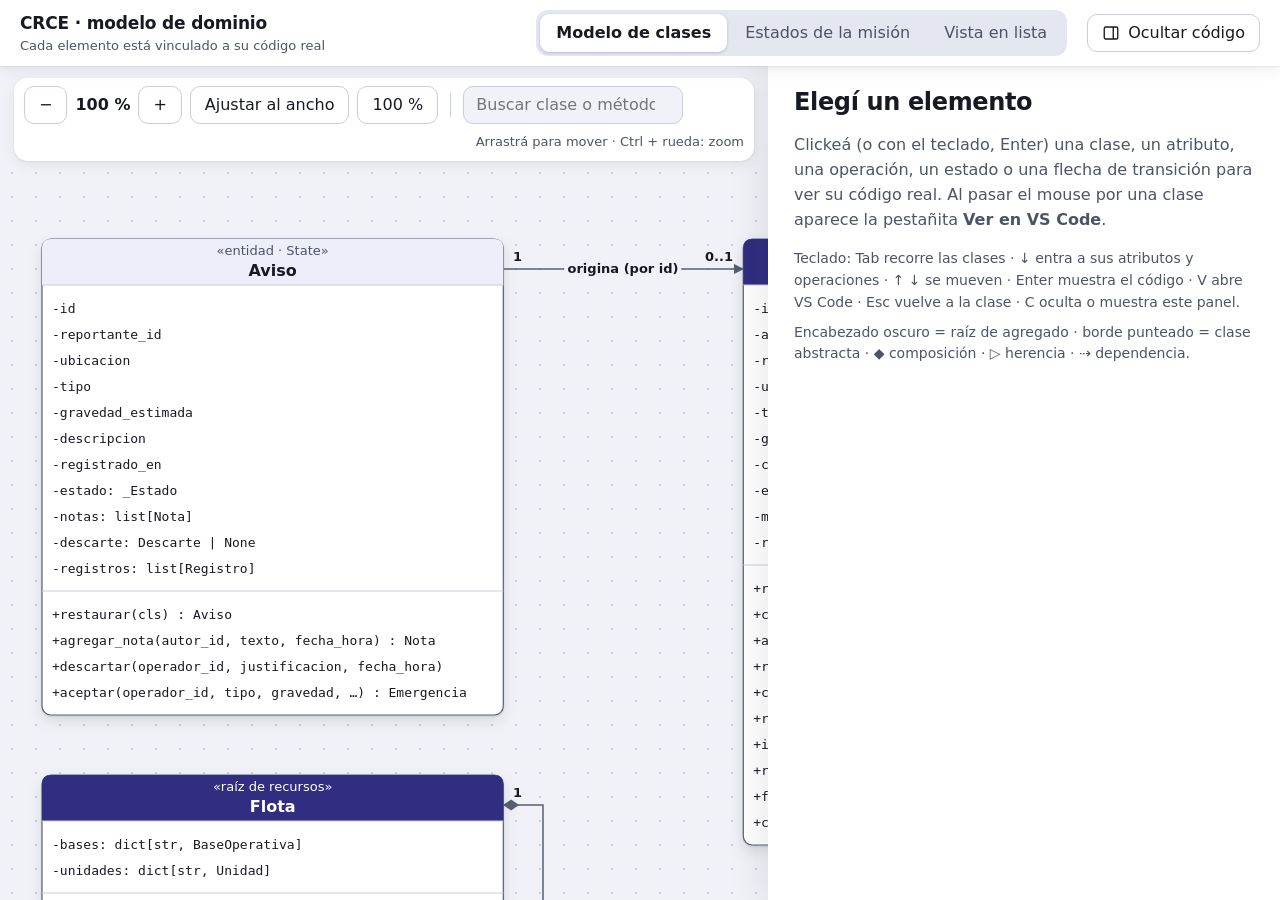
<file: docs/diagrama.html>
<!doctype html><html lang="es"><head><meta charset="utf-8"><script>if(parent!==window)document.documentElement.classList.add('emb')</script>
<meta name="viewport" content="width=device-width,initial-scale=1"><title>CRCE · diagramas vinculados al código</title>
<style>
:root{--bg:#f1f2f7;--card:#fff;--fg:#171a23;--mut:#4c5466;--lin:#566075;--acc:#4338ca;--accdk:#312e81;--mark:#dfe3fb;--marksoft:#eef0fd;--foco:#c2410c;--cabbg:#eceefa;--gut:#f4f5fa;--pt:#c9cde0;
--sh1:0 1px 2px rgba(23,26,35,.07),0 4px 14px rgba(23,26,35,.07);--sh2:0 2px 4px rgba(23,26,35,.08),0 12px 28px rgba(23,26,35,.12)}
*{box-sizing:border-box}html,body{height:100%}
body{margin:0;font:16px/1.55 system-ui,-apple-system,"Segoe UI",sans-serif;color:var(--fg);background:var(--bg);display:flex;flex-direction:column}
.skip{position:absolute;left:8px;top:-60px;background:var(--card);color:var(--fg);padding:10px 14px;border:2px solid var(--acc);z-index:99;border-radius:8px}
.skip:focus{top:8px}
@media screen{html.emb header{padding-left:64px}}
header{background:var(--card);padding:10px 20px;display:flex;flex-wrap:wrap;gap:10px 20px;align-items:center;box-shadow:var(--sh1);position:relative;z-index:3}
header h1{font-size:17px;font-weight:700;letter-spacing:-.01em;margin:0;flex:1 1 260px}
header h1 small{display:block;font-weight:400;font-size:13px;color:var(--mut);letter-spacing:0}
[role=tablist]{display:flex;gap:2px;padding:4px;background:#e4e6f0;border-radius:12px}
button,.btn,a.btn{font:inherit;cursor:pointer}
.tab{min-height:38px;padding:5px 16px;border:0;border-radius:9px;background:transparent;color:var(--mut);font-weight:500}
.tab:hover{color:var(--fg)}
.tab[aria-selected=true]{background:var(--card);color:var(--fg);font-weight:600;box-shadow:0 1px 3px rgba(23,26,35,.22)}
.tool{min-height:38px;padding:5px 14px;border-radius:10px;border:1.5px solid var(--pt);background:var(--card);color:var(--fg);font-weight:500}
.tool:hover{border-color:var(--acc);color:var(--acc)}
.tool[aria-pressed=true]{background:var(--fg);border-color:var(--fg);color:#fff}
:focus-visible{outline:3px solid var(--foco);outline-offset:2px}
main{flex:1;min-height:0;display:grid;grid-template-columns:minmax(0,1.5fr) minmax(400px,1fr)}
@media(max-width:900px){main{grid-template-columns:1fr;grid-auto-rows:minmax(300px,1fr)}}
main.sin-panel{grid-template-columns:minmax(0,1fr)}main.sin-panel #der{display:none}
#tp{display:inline-flex;align-items:center;gap:8px}#tp svg{width:18px;height:18px;fill:none;stroke:currentColor;stroke-width:1.8}
#tp[aria-expanded=false] svg path{display:none}
#izq{display:flex;flex-direction:column;min-height:0;position:relative}
.barra{display:flex;flex-wrap:wrap;gap:8px;align-items:center;margin:12px 14px 0;padding:8px 10px;background:var(--card);border-radius:14px;box-shadow:var(--sh1);position:relative;z-index:2}
.barra .z{min-width:52px;text-align:center;font-weight:600;font-variant-numeric:tabular-nums}
.barra .sep2{width:1px;height:24px;background:var(--pt);margin:0 4px}
.barra input{min-height:38px;width:220px;max-width:100%;padding:5px 12px;border-radius:10px;border:1.5px solid var(--pt);font:inherit;background:var(--bg);color:var(--fg)}
.barra input:focus{border-color:var(--acc);background:var(--card)}
.barra .ayuda{color:var(--mut);font-size:13px;margin-left:auto}
#lienzo{flex:1;overflow:auto;padding:22px 22px 40px;cursor:grab;background-color:var(--bg);background-image:radial-gradient(var(--pt) 1.2px,transparent 1.2px);background-size:24px 24px}
#lienzo.arr{cursor:grabbing;user-select:none}
.vista[hidden]{display:none}
.dg{display:block;height:auto}
.dg .box{fill:var(--card);stroke:var(--lin);stroke-width:1.2;filter:url(#sh)}.dg .box.abs{stroke-dasharray:6 4}.dg .box.est{filter:url(#sh2);stroke:var(--acc);stroke-width:2}.nodo:hover>.box.est,.nodo.sel>.box.est{fill:var(--mark)}
.dg .puente{fill:transparent}
.cab{fill:var(--cabbg)}.cabraiz{fill:var(--accdk)}.raiz .nm,.raiz .sb{fill:#fff}
.nm{font-weight:700;font-size:16px;fill:var(--fg)}.it{font-style:italic}.sb{font-size:13px;fill:var(--mut)}
.mb{font:13px ui-monospace,"SF Mono",Menlo,Consolas,monospace;fill:var(--fg)}
.sep{stroke:var(--pt);stroke-width:1}
.et,.et2{fill:var(--fg);font-size:13px;font-weight:600;paint-order:stroke;stroke:#f1f2f7;stroke-width:8px;stroke-linejoin:round}.et2{font-size:14px}
.mu{font-size:13px;font-weight:600;fill:var(--fg);paint-order:stroke;stroke:#f1f2f7;stroke-width:5px}
.ln{fill:none;stroke:var(--lin);stroke-width:1.5}.mk{fill:var(--lin)}.mkh{fill:var(--card);stroke:var(--lin);stroke-width:1.5}
.nodo,.trans,.mi{cursor:pointer;outline:none}
.mi .hit{fill:transparent}.mi:hover .hit{fill:var(--marksoft)}
.mi.sel .hit{fill:var(--mark)}.mi.sel .mb{font-weight:700}
.mi.q .hit{fill:#fde68a}.nodo.q>.box{stroke:var(--acc);stroke-width:2.5}
.mi:focus .hit{fill:var(--marksoft);stroke:var(--foco);stroke-width:2.5}
.nodo>.box{transition:stroke .12s}
.nodo:hover>.box{stroke:var(--acc);stroke-width:2}
.nodo.sel>.box{stroke:var(--acc);stroke-width:3}
.nodo:focus>.box{stroke:var(--foco);stroke-width:4}
.dim{opacity:.22}.dim.nodo:hover,.dim.nodo:focus{opacity:1}
path.ln.rel{stroke:var(--acc);stroke-width:2.6}
.trans:hover .ln,.trans.sel .ln{stroke:var(--acc);stroke-width:4}
.trans:focus .ln{stroke:var(--foco);stroke-width:4}
.trans:hover .et2,.trans:focus .et2,.trans.sel .et2{fill:var(--acc)}
.vs{opacity:0;pointer-events:none;cursor:pointer}
.vs rect{fill:var(--acc);stroke:var(--card);stroke-width:1.5}.vs text{fill:#fff;font:600 12px system-ui,sans-serif}
.vs:hover rect{fill:var(--accdk)}
.nodo:hover>.vs,.nodo:focus-within>.vs,.nodo.sel>.vs{opacity:1;pointer-events:auto}
.vs:focus-visible rect{stroke:var(--foco);stroke-width:3}
#der{display:flex;flex-direction:column;min-height:0;background:var(--card);box-shadow:-10px 0 30px rgba(23,26,35,.08);position:relative;z-index:1}
#panel{flex:1;overflow:auto;padding:20px 26px 32px}
#panel:focus{outline:3px solid var(--foco);outline-offset:-3px}
#panel h2{margin:2px 0 6px;font-size:24px;letter-spacing:-.015em;line-height:1.2}#panel h3{margin:22px 0 6px;font-size:15px;font-weight:700}
.mig{font-size:13px;color:var(--mut)}
.chip{display:inline-block;padding:1px 10px;border-radius:999px;background:var(--mark);color:var(--accdk);font-size:13px;font-weight:600;margin-right:6px}
.meta{color:var(--mut);font-size:14px;margin:0 0 8px}
.acciones{display:flex;flex-wrap:wrap;gap:8px;margin:8px 0 14px}
a.btn,button.btn{display:inline-flex;align-items:center;min-height:40px;padding:6px 18px;border-radius:10px;background:var(--acc);color:#fff;border:0;text-decoration:none;font-weight:600;box-shadow:0 1px 2px rgba(23,26,35,.25)}
a.btn:hover,button.btn:hover{background:var(--accdk)}
.doc{background:var(--marksoft);border-left:4px solid var(--acc);border-radius:0 10px 10px 0;padding:10px 14px;margin:0 0 14px;white-space:pre-wrap}
pre{background:var(--card);color:var(--fg);padding:10px 0;border-radius:12px;overflow:auto;font:13.5px/1.65 ui-monospace,"SF Mono",Menlo,Consolas,monospace;margin:0;box-shadow:var(--sh1);border:1px solid var(--pt)}
pre .l{display:block;padding:0 16px 0 0;white-space:pre}
pre .l::before{content:attr(data-n);display:inline-block;width:3.4em;padding-right:1em;margin-right:1em;text-align:right;color:#59627a;background:var(--gut);border-right:1px solid var(--pt);user-select:none}
.k{font-weight:700;color:var(--accdk)}.s{color:#14532d}.c{color:#59627a;font-style:italic}.d{color:#8a3b00}
.rels{list-style:none;margin:0;padding:0;display:grid;gap:6px}
.rels button{width:100%;display:flex;gap:10px;align-items:baseline;text-align:left;padding:8px 12px;border-radius:10px;border:1.5px solid var(--pt);background:var(--card);color:var(--fg)}
.rels button:hover{border-color:var(--acc);box-shadow:var(--sh1)}
.rels .v{color:var(--mut);font-size:14px}.rels .n{font-weight:700}.rels .c2{margin-left:auto;color:var(--mut);font-size:13px}
#estado{position:absolute;left:-9999px}
.vacio{color:var(--mut)}
#lista{max-width:780px}
.reglas{margin-bottom:22px}.reglas h2{font-size:20px;margin:0 0 4px}
.regla{background:var(--card);border-radius:14px;box-shadow:var(--sh1);padding:12px 18px;margin:10px 0;border-left:5px solid var(--acc)}
.regla h3{margin:0 0 4px;font-size:15px;display:flex;gap:10px;align-items:baseline}.regla .rid{font-size:20px;font-weight:800;color:var(--accdk)}.regla .fte{color:var(--mut);font-weight:500;font-size:14px}.regla a.sec{color:var(--accdk);font-weight:700;text-decoration:none;padding:1px 7px;border-radius:6px;background:var(--mark)}.regla a.sec:hover{background:var(--acc);color:#fff}
.regla p{margin:0 0 6px}.regla .rotulo{font-size:13px;color:var(--mut);font-weight:700;margin:6px 0 2px}
.chips{list-style:none;margin:0;padding:0;display:flex;flex-wrap:wrap;gap:4px 14px}.regla details{margin-top:4px}.regla summary{cursor:pointer;color:var(--mut);font-size:14px;font-weight:600}
#lista .cls{background:var(--card);border-radius:14px;box-shadow:var(--sh1);padding:10px 16px;margin-bottom:12px}#lista h3{margin:6px 0;font-size:17px}#lista h4{margin:8px 0 2px;font-size:14px;color:var(--mut)}
#lista ul{margin:0;padding-left:20px}.lk{background:none;border:0;padding:3px 8px;margin-left:-8px;border-radius:6px;color:var(--fg);text-align:left;text-decoration:none;font:13.5px ui-monospace,Menlo,monospace}
.lk:hover{color:var(--accdk);background:var(--marksoft)}
#lista h3 .lk{font:700 17px system-ui}#lista .btn{min-height:32px;font-size:14px;margin-left:8px}
@media(prefers-reduced-motion:no-preference){.vs{transition:opacity .12s}.dim,path.ln{transition:opacity .18s,stroke .18s}#panel>*{animation:entra .22s ease-out both}@keyframes entra{from{opacity:0;transform:translateY(6px)}}}
</style></head><body>
<a class="skip" href="#panel">Saltar al panel de código</a>
<header><h1>CRCE · modelo de dominio<small>Cada elemento está vinculado a su código real</small></h1>
<div role="tablist" aria-label="Vistas">
<button class="tab" role="tab" id="t-c" aria-controls="v-c" aria-selected="true">Modelo de clases</button>
<button class="tab" role="tab" id="t-e" aria-controls="v-e" aria-selected="false" tabindex="-1">Estados de la misión</button>
<button class="tab" role="tab" id="t-l" aria-controls="v-l" aria-selected="false" tabindex="-1">Vista en lista</button></div>
<button class="tool" id="tp" aria-controls="der" aria-expanded="true" title="Ocultar o mostrar el panel de código (tecla C)"><svg viewBox="0 0 24 24" aria-hidden="true"><rect x="3" y="4" width="18" height="16" rx="2"/><path d="M15 4v16"/></svg><span>Ocultar código</span></button>
<button class="tool" id="irp" hidden style="min-height:38px;padding:5px 14px">▶ Presentación</button>
</header>
<main>
<section id="izq" aria-label="Diagrama">
<div class="barra" role="toolbar" aria-label="Zoom del diagrama">
<button class="tool" id="zm" aria-label="Alejar">−</button><span class="z" id="zv" aria-live="polite">100 %</span>
<button class="tool" id="zp" aria-label="Acercar">+</button>
<button class="tool" id="zf">Ajustar al ancho</button><button class="tool" id="z1">100 %</button>
<span class="sep2" aria-hidden="true"></span>
<input id="q" type="search" placeholder="Buscar clase o método" aria-label="Buscar clase, atributo u operación. Enter salta al primer resultado">
<button class="tool" id="sf" hidden>Quitar enfoque</button>
<span class="ayuda">Arrastrá para mover · Ctrl + rueda: zoom</span></div>
<div id="lienzo" tabindex="0" aria-label="Área del diagrama (desplazable)">
<div class="vista" id="v-c" role="tabpanel" aria-labelledby="t-c"><svg viewBox="0 0 2552 2316" class="dg" id="svgc" data-w="2552" role="group" aria-label="Diagrama de clases del CRCE. Usá Tab para recorrer las clases."><defs><marker id="f" viewBox="0 0 10 10" refX="9" refY="5" markerWidth="7" markerHeight="7" orient="auto"><path d="M0 0L10 5L0 10z" class="mk"/></marker><filter id="sh" x="-8%" y="-6%" width="116%" height="120%"><feDropShadow dx="0" dy="1" stdDeviation="1" flood-color="#171a23" flood-opacity=".10"/><feDropShadow dx="0" dy="6" stdDeviation="7" flood-color="#171a23" flood-opacity=".10"/></filter><marker id="t" viewBox="0 0 12 12" refX="11" refY="6" markerWidth="12" markerHeight="12" orient="auto-start-reverse"><path d="M1 1L11 6L1 11z" class="mkh"/></marker><marker id="r" viewBox="0 0 14 10" refX="1" refY="5" markerWidth="13" markerHeight="9" orient="auto"><path d="M1 5L7 1L13 5L7 9z" class="mk"/></marker></defs><path d="M739.3 1864 V2206" class="ln" data-n="Vehiculo TransportePersonas VehiculoRescate Ambulancia" marker-start="url(#t)"/><path d="M739.3 1912 H765.3" class="ln" data-n="Vehiculo TransportePersonas"/><path d="M739.3 2072 H765.3" class="ln" data-n="Vehiculo VehiculoRescate"/><path d="M739.3 2206 H765.3" class="ln" data-n="Vehiculo Ambulancia"/><path d="M1497.3 792 V1212" class="ln" data-n="Mision Evacuacion Rescate AsistenciaSanitaria" marker-start="url(#t)"/><path d="M1497.3 840 H1523.3" class="ln" data-n="Mision Evacuacion"/><path d="M1497.3 1052 H1523.3" class="ln" data-n="Mision Rescate"/><path d="M1497.3 1212 H1523.3" class="ln" data-n="Mision AsistenciaSanitaria"/><path d="M481 86 L721 86" class="ln" data-n="Aviso Emergencia" marker-end="url(#f)"/><path d="M1223 86 L1479 86" class="ln" data-n="Emergencia Mision" marker-start="url(#r)" marker-end="url(#f)"/><path d="M481 622 L521 622 L521 752 L721 752" class="ln" data-n="Flota Unidad" marker-start="url(#r)" marker-end="url(#f)"/><path d="M721 792 L591 792 L591 1028 L352 1028" class="ln" data-n="Unidad Persona" marker-start="url(#r)" marker-end="url(#f)"/><path d="M721 832 L661 832 L661 1278 L327 1278" class="ln" data-n="Unidad Equipo" marker-start="url(#r)" marker-end="url(#f)"/><path d="M781 1536 L781 1596" class="ln" data-n="Unidad Vehiculo" marker-start="url(#r)" marker-end="url(#f)"/><path d="M1479 126 L1299 126 L1299 752 L1239 752" class="ln" data-n="Mision Unidad" marker-end="url(#f)"/><path d="M1479 166 L1399 166 L1399 1620 L1045 1620" class="ln" data-n="Mision Vehiculo" marker-end="url(#f)" stroke-dasharray="6 4"/><path d="M1900 86 L1950 86 L1950 414 L2140 414" class="ln" data-n="Mision Novedad" marker-start="url(#r)" marker-end="url(#f)"/><path d="M1900 126 L2040 126 L2040 638 L2140 638" class="ln" data-n="Mision Resultado" marker-start="url(#r)" marker-end="url(#f)"/><path d="M821 56 L821 18 L2240 18 L2240 56" class="ln" data-n="Emergencia Registro" marker-start="url(#r)" marker-end="url(#f)"/><g class="nodo" data-k="Aviso" tabindex="0" role="button" aria-label="Aviso, entidad · State. 11 atributos y 4 operaciones. Enter muestra el código, flecha abajo recorre sus miembros, V abre VS Code."><rect class="puente" x="20" y="32" width="461.29999999999995" height="24"/><rect class="box" x="20" y="56" width="461.29999999999995" height="476" rx="9"/><path class="cab" d="M20 102 V65 Q20 56 29 56 H472.29999999999995 Q481.29999999999995 56 481.29999999999995 65 V102 Z"/><text x="250.64999999999998" y="72" text-anchor="middle" class="sb">«entidad · State»</text><text x="250.64999999999998" y="93" text-anchor="middle" class="nm">Aviso</text><line x1="20" y1="102" x2="481.29999999999995" y2="102" class="sep"/><g class="mi" data-k="Aviso#id" tabindex="-1" role="button" aria-label="Atributo -id"><title>-id</title><rect class="hit" x="22" y="112" width="457.29999999999995" height="26"/><text x="30" y="130" class="mb">-id</text></g><g class="mi" data-k="Aviso#reportante_id" tabindex="-1" role="button" aria-label="Atributo -reportante_id"><title>-reportante_id</title><rect class="hit" x="22" y="138" width="457.29999999999995" height="26"/><text x="30" y="156" class="mb">-reportante_id</text></g><g class="mi" data-k="Aviso#ubicacion" tabindex="-1" role="button" aria-label="Atributo -ubicacion"><title>-ubicacion</title><rect class="hit" x="22" y="164" width="457.29999999999995" height="26"/><text x="30" y="182" class="mb">-ubicacion</text></g><g class="mi" data-k="Aviso#tipo" tabindex="-1" role="button" aria-label="Atributo -tipo"><title>-tipo</title><rect class="hit" x="22" y="190" width="457.29999999999995" height="26"/><text x="30" y="208" class="mb">-tipo</text></g><g class="mi" data-k="Aviso#gravedad_estimada" tabindex="-1" role="button" aria-label="Atributo -gravedad_estimada"><title>-gravedad_estimada</title><rect class="hit" x="22" y="216" width="457.29999999999995" height="26"/><text x="30" y="234" class="mb">-gravedad_estimada</text></g><g class="mi" data-k="Aviso#descripcion" tabindex="-1" role="button" aria-label="Atributo -descripcion"><title>-descripcion</title><rect class="hit" x="22" y="242" width="457.29999999999995" height="26"/><text x="30" y="260" class="mb">-descripcion</text></g><g class="mi" data-k="Aviso#registrado_en" tabindex="-1" role="button" aria-label="Atributo -registrado_en"><title>-registrado_en</title><rect class="hit" x="22" y="268" width="457.29999999999995" height="26"/><text x="30" y="286" class="mb">-registrado_en</text></g><g class="mi" data-k="Aviso#estado" tabindex="-1" role="button" aria-label="Atributo -estado: _Estado"><title>-estado: _Estado</title><rect class="hit" x="22" y="294" width="457.29999999999995" height="26"/><text x="30" y="312" class="mb">-estado: _Estado</text></g><g class="mi" data-k="Aviso#notas" tabindex="-1" role="button" aria-label="Atributo -notas: list[Nota]"><title>-notas: list[Nota]</title><rect class="hit" x="22" y="320" width="457.29999999999995" height="26"/><text x="30" y="338" class="mb">-notas: list[Nota]</text></g><g class="mi" data-k="Aviso#descarte" tabindex="-1" role="button" aria-label="Atributo -descarte: Descarte | None"><title>-descarte: Descarte | None</title><rect class="hit" x="22" y="346" width="457.29999999999995" height="26"/><text x="30" y="364" class="mb">-descarte: Descarte | None</text></g><g class="mi" data-k="Aviso#registros" tabindex="-1" role="button" aria-label="Atributo -registros: list[Registro]"><title>-registros: list[Registro]</title><rect class="hit" x="22" y="372" width="457.29999999999995" height="26"/><text x="30" y="390" class="mb">-registros: list[Registro]</text></g><line x1="20" y1="408" x2="481.29999999999995" y2="408" class="sep"/><g class="mi" data-k="Aviso.restaurar" tabindex="-1" role="button" aria-label="Operación +restaurar(cls) : Aviso"><title>+restaurar(cls) : Aviso</title><rect class="hit" x="22" y="418" width="457.29999999999995" height="26"/><text x="30" y="436" class="mb">+restaurar(cls) : Aviso</text></g><g class="mi" data-k="Aviso.agregar_nota" tabindex="-1" role="button" aria-label="Operación +agregar_nota(autor_id: str, texto: str, fecha_hora: datetime) : Nota"><title>+agregar_nota(autor_id: str, texto: str, fecha_hora: datetime) : Nota</title><rect class="hit" x="22" y="444" width="457.29999999999995" height="26"/><text x="30" y="462" class="mb">+agregar_nota(autor_id, texto, fecha_hora) : Nota</text></g><g class="mi" data-k="Aviso.descartar" tabindex="-1" role="button" aria-label="Operación +descartar(operador_id: str, justificacion: str, fecha_hora: datetime) : None"><title>+descartar(operador_id: str, justificacion: str, fecha_hora: datetime) : None</title><rect class="hit" x="22" y="470" width="457.29999999999995" height="26"/><text x="30" y="488" class="mb">+descartar(operador_id, justificacion, fecha_hora)</text></g><g class="mi" data-k="Aviso.aceptar" tabindex="-1" role="button" aria-label="Operación +aceptar(operador_id: str, tipo: TipoSituacion, gravedad: Gravedad, fecha_hora: datetime) : Emergencia"><title>+aceptar(operador_id: str, tipo: TipoSituacion, gravedad: Gravedad, fecha_hora: datetime) : Emergencia</title><rect class="hit" x="22" y="496" width="457.29999999999995" height="26"/><text x="30" y="514" class="mb">+aceptar(operador_id, tipo, gravedad, …) : Emergencia</text></g><a class="vs" href="#" data-a="dominio/aviso.py" data-l="156" aria-label="Abrir Aviso en VS Code, línea 156"><rect x="355.29999999999995" y="34" width="126" height="22" rx="5"/><text x="418.29999999999995" y="49" text-anchor="middle">Ver en VS Code ↗</text></a></g><g class="nodo raiz" data-k="Flota" tabindex="0" role="button" aria-label="Flota, raíz de recursos. 2 atributos y 8 operaciones. Enter muestra el código, flecha abajo recorre sus miembros, V abre VS Code."><rect class="puente" x="20" y="568" width="461.29999999999995" height="24"/><rect class="box" x="20" y="592" width="461.29999999999995" height="346" rx="9"/><path class="cabraiz" d="M20 638 V601 Q20 592 29 592 H472.29999999999995 Q481.29999999999995 592 481.29999999999995 601 V638 Z"/><text x="250.64999999999998" y="608" text-anchor="middle" class="sb">«raíz de recursos»</text><text x="250.64999999999998" y="629" text-anchor="middle" class="nm">Flota</text><line x1="20" y1="638" x2="481.29999999999995" y2="638" class="sep"/><g class="mi" data-k="Flota#bases" tabindex="-1" role="button" aria-label="Atributo -bases: dict[str, BaseOperativa]"><title>-bases: dict[str, BaseOperativa]</title><rect class="hit" x="22" y="648" width="457.29999999999995" height="26"/><text x="30" y="666" class="mb">-bases: dict[str, BaseOperativa]</text></g><g class="mi" data-k="Flota#unidades" tabindex="-1" role="button" aria-label="Atributo -unidades: dict[str, Unidad]"><title>-unidades: dict[str, Unidad]</title><rect class="hit" x="22" y="674" width="457.29999999999995" height="26"/><text x="30" y="692" class="mb">-unidades: dict[str, Unidad]</text></g><line x1="20" y1="710" x2="481.29999999999995" y2="710" class="sep"/><g class="mi" data-k="Flota.restaurar" tabindex="-1" role="button" aria-label="Operación +restaurar(cls, bases: tuple[BaseOperativa, ...], unidades: tuple[Unidad, ...]) : Flota"><title>+restaurar(cls, bases: tuple[BaseOperativa, ...], unidades: tuple[Unidad, ...]) : Flota</title><rect class="hit" x="22" y="720" width="457.29999999999995" height="26"/><text x="30" y="738" class="mb">+restaurar(cls, bases, unidades) : Flota</text></g><g class="mi" data-k="Flota.unidad" tabindex="-1" role="button" aria-label="Operación +unidad(unidad_id: str) : Unidad"><title>+unidad(unidad_id: str) : Unidad</title><rect class="hit" x="22" y="746" width="457.29999999999995" height="26"/><text x="30" y="764" class="mb">+unidad(unidad_id) : Unidad</text></g><g class="mi" data-k="Flota.unidades_de" tabindex="-1" role="button" aria-label="Operación +unidades_de(base_id: str) : tuple[Unidad, ...]"><title>+unidades_de(base_id: str) : tuple[Unidad, ...]</title><rect class="hit" x="22" y="772" width="457.29999999999995" height="26"/><text x="30" y="790" class="mb">+unidades_de(base_id) : tuple[Unidad, ...]</text></g><g class="mi" data-k="Flota.registrar_base" tabindex="-1" role="button" aria-label="Operación +registrar_base(base: BaseOperativa) : None"><title>+registrar_base(base: BaseOperativa) : None</title><rect class="hit" x="22" y="798" width="457.29999999999995" height="26"/><text x="30" y="816" class="mb">+registrar_base(base)</text></g><g class="mi" data-k="Flota.incorporar_unidad" tabindex="-1" role="button" aria-label="Operación +incorporar_unidad(unidad: Unidad, actor_id: str, fecha_hora: datetime) : None"><title>+incorporar_unidad(unidad: Unidad, actor_id: str, fecha_hora: datetime) : None</title><rect class="hit" x="22" y="824" width="457.29999999999995" height="26"/><text x="30" y="842" class="mb">+incorporar_unidad(unidad, actor_id, fecha_hora)</text></g><g class="mi" data-k="Flota.incorporar_personal" tabindex="-1" role="button" aria-label="Operación +incorporar_personal(unidad_id: str, persona: Persona, actor_id: str, fecha_hora: datetime) : None"><title>+incorporar_personal(unidad_id: str, persona: Persona, actor_id: str, fecha_hora: datetime) : None</title><rect class="hit" x="22" y="850" width="457.29999999999995" height="26"/><text x="30" y="868" class="mb">+incorporar_personal(unidad_id, persona, actor_id, …)</text></g><g class="mi" data-k="Flota.cambiar_vehiculo" tabindex="-1" role="button" aria-label="Operación +cambiar_vehiculo(unidad_id: str, vehiculo: Vehiculo, actor_id: str, fecha_hora: datetime) : None"><title>+cambiar_vehiculo(unidad_id: str, vehiculo: Vehiculo, actor_id: str, fecha_hora: datetime) : None</title><rect class="hit" x="22" y="876" width="457.29999999999995" height="26"/><text x="30" y="894" class="mb">+cambiar_vehiculo(unidad_id, vehiculo, actor_id, …)</text></g><g class="mi" data-k="Flota.incorporar_equipo" tabindex="-1" role="button" aria-label="Operación +incorporar_equipo(unidad_id: str, equipo: Equipo, actor_id: str, fecha_hora: datetime) : None"><title>+incorporar_equipo(unidad_id: str, equipo: Equipo, actor_id: str, fecha_hora: datetime) : None</title><rect class="hit" x="22" y="902" width="457.29999999999995" height="26"/><text x="30" y="920" class="mb">+incorporar_equipo(unidad_id, equipo, actor_id, …)</text></g><a class="vs" href="#" data-a="dominio/flota.py" data-l="32" aria-label="Abrir Flota en VS Code, línea 32"><rect x="355.29999999999995" y="570" width="126" height="22" rx="5"/><text x="418.29999999999995" y="585" text-anchor="middle">Ver en VS Code ↗</text></a></g><g class="nodo" data-k="Persona" tabindex="0" role="button" aria-label="Persona, valor inmutable. 3 atributos y 1 operaciones. Enter muestra el código, flecha abajo recorre sus miembros, V abre VS Code."><rect class="puente" x="20" y="974" width="331.7" height="24"/><rect class="box" x="20" y="998" width="331.7" height="190" rx="9"/><path class="cab" d="M20 1044 V1007 Q20 998 29 998 H342.7 Q351.7 998 351.7 1007 V1044 Z"/><text x="185.85" y="1014" text-anchor="middle" class="sb">«valor inmutable»</text><text x="185.85" y="1035" text-anchor="middle" class="nm">Persona</text><line x1="20" y1="1044" x2="351.7" y2="1044" class="sep"/><g class="mi" data-k="Persona#id" tabindex="-1" role="button" aria-label="Atributo +id: str"><title>+id: str</title><rect class="hit" x="22" y="1054" width="327.7" height="26"/><text x="30" y="1072" class="mb">+id: str</text></g><g class="mi" data-k="Persona#nombre" tabindex="-1" role="button" aria-label="Atributo +nombre: str"><title>+nombre: str</title><rect class="hit" x="22" y="1080" width="327.7" height="26"/><text x="30" y="1098" class="mb">+nombre: str</text></g><g class="mi" data-k="Persona#competencias" tabindex="-1" role="button" aria-label="Atributo +competencias: frozenset[Competencia]"><title>+competencias: frozenset[Competencia]</title><rect class="hit" x="22" y="1106" width="327.7" height="26"/><text x="30" y="1124" class="mb">+competencias: frozenset[Competencia]</text></g><line x1="20" y1="1142" x2="351.7" y2="1142" class="sep"/><g class="mi" data-k="Persona.tiene" tabindex="-1" role="button" aria-label="Operación +tiene(competencia: Competencia) : bool"><title>+tiene(competencia: Competencia) : bool</title><rect class="hit" x="22" y="1152" width="327.7" height="26"/><text x="30" y="1170" class="mb">+tiene(competencia) : bool</text></g><a class="vs" href="#" data-a="dominio/personal.py" data-l="12" aria-label="Abrir Persona en VS Code, línea 12"><rect x="225.7" y="976" width="126" height="22" rx="5"/><text x="288.7" y="991" text-anchor="middle">Ver en VS Code ↗</text></a></g><g class="nodo" data-k="Equipo" tabindex="0" role="button" aria-label="Equipo, valor · condición. 3 atributos y 1 operaciones. Enter muestra el código, flecha abajo recorre sus miembros, V abre VS Code."><rect class="puente" x="20" y="1224" width="307.4" height="24"/><rect class="box" x="20" y="1248" width="307.4" height="190" rx="9"/><path class="cab" d="M20 1294 V1257 Q20 1248 29 1248 H318.4 Q327.4 1248 327.4 1257 V1294 Z"/><text x="173.7" y="1264" text-anchor="middle" class="sb">«valor · condición»</text><text x="173.7" y="1285" text-anchor="middle" class="nm">Equipo</text><line x1="20" y1="1294" x2="327.4" y2="1294" class="sep"/><g class="mi" data-k="Equipo#id" tabindex="-1" role="button" aria-label="Atributo +id: str"><title>+id: str</title><rect class="hit" x="22" y="1304" width="303.4" height="26"/><text x="30" y="1322" class="mb">+id: str</text></g><g class="mi" data-k="Equipo#categoria" tabindex="-1" role="button" aria-label="Atributo +categoria: CategoriaEquipo"><title>+categoria: CategoriaEquipo</title><rect class="hit" x="22" y="1330" width="303.4" height="26"/><text x="30" y="1348" class="mb">+categoria: CategoriaEquipo</text></g><g class="mi" data-k="Equipo#condicion" tabindex="-1" role="button" aria-label="Atributo +condicion: CondicionOperativa"><title>+condicion: CondicionOperativa</title><rect class="hit" x="22" y="1356" width="303.4" height="26"/><text x="30" y="1374" class="mb">+condicion: CondicionOperativa</text></g><line x1="20" y1="1392" x2="327.4" y2="1392" class="sep"/><g class="mi" data-k="Equipo.con_condicion" tabindex="-1" role="button" aria-label="Operación +con_condicion(condicion: CondicionOperativa) : Equipo"><title>+con_condicion(condicion: CondicionOperativa) : Equipo</title><rect class="hit" x="22" y="1402" width="303.4" height="26"/><text x="30" y="1420" class="mb">+con_condicion(condicion) : Equipo</text></g><a class="vs" href="#" data-a="dominio/equipamiento.py" data-l="12" aria-label="Abrir Equipo en VS Code, línea 12"><rect x="201.39999999999998" y="1226" width="126" height="22" rx="5"/><text x="264.4" y="1241" text-anchor="middle">Ver en VS Code ↗</text></a></g><g class="nodo raiz" data-k="Emergencia" tabindex="0" role="button" aria-label="Emergencia, raíz de agregado · State. 10 atributos y 10 operaciones. Enter muestra el código, flecha abajo recorre sus miembros, V abre VS Code."><rect class="puente" x="721.3" y="32" width="501.79999999999995" height="24"/><rect class="box" x="721.3" y="56" width="501.79999999999995" height="606" rx="9"/><path class="cabraiz" d="M721.3 102 V65 Q721.3 56 730.3 56 H1214.1 Q1223.1 56 1223.1 65 V102 Z"/><text x="972.1999999999999" y="72" text-anchor="middle" class="sb">«raíz de agregado · State»</text><text x="972.1999999999999" y="93" text-anchor="middle" class="nm">Emergencia</text><line x1="721.3" y1="102" x2="1223.1" y2="102" class="sep"/><g class="mi" data-k="Emergencia#id" tabindex="-1" role="button" aria-label="Atributo -id"><title>-id</title><rect class="hit" x="723.3" y="112" width="497.79999999999995" height="26"/><text x="731.3" y="130" class="mb">-id</text></g><g class="mi" data-k="Emergencia#aviso_id" tabindex="-1" role="button" aria-label="Atributo -aviso_id"><title>-aviso_id</title><rect class="hit" x="723.3" y="138" width="497.79999999999995" height="26"/><text x="731.3" y="156" class="mb">-aviso_id</text></g><g class="mi" data-k="Emergencia#reportante_id" tabindex="-1" role="button" aria-label="Atributo -reportante_id"><title>-reportante_id</title><rect class="hit" x="723.3" y="164" width="497.79999999999995" height="26"/><text x="731.3" y="182" class="mb">-reportante_id</text></g><g class="mi" data-k="Emergencia#ubicacion" tabindex="-1" role="button" aria-label="Atributo -ubicacion"><title>-ubicacion</title><rect class="hit" x="723.3" y="190" width="497.79999999999995" height="26"/><text x="731.3" y="208" class="mb">-ubicacion</text></g><g class="mi" data-k="Emergencia#tipo" tabindex="-1" role="button" aria-label="Atributo -tipo"><title>-tipo</title><rect class="hit" x="723.3" y="216" width="497.79999999999995" height="26"/><text x="731.3" y="234" class="mb">-tipo</text></g><g class="mi" data-k="Emergencia#gravedad" tabindex="-1" role="button" aria-label="Atributo -gravedad"><title>-gravedad</title><rect class="hit" x="723.3" y="242" width="497.79999999999995" height="26"/><text x="731.3" y="260" class="mb">-gravedad</text></g><g class="mi" data-k="Emergencia#creada_en" tabindex="-1" role="button" aria-label="Atributo -creada_en"><title>-creada_en</title><rect class="hit" x="723.3" y="268" width="497.79999999999995" height="26"/><text x="731.3" y="286" class="mb">-creada_en</text></g><g class="mi" data-k="Emergencia#estado" tabindex="-1" role="button" aria-label="Atributo -estado: _Estado"><title>-estado: _Estado</title><rect class="hit" x="723.3" y="294" width="497.79999999999995" height="26"/><text x="731.3" y="312" class="mb">-estado: _Estado</text></g><g class="mi" data-k="Emergencia#misiones" tabindex="-1" role="button" aria-label="Atributo -misiones: dict[str, Mision]"><title>-misiones: dict[str, Mision]</title><rect class="hit" x="723.3" y="320" width="497.79999999999995" height="26"/><text x="731.3" y="338" class="mb">-misiones: dict[str, Mision]</text></g><g class="mi" data-k="Emergencia#registros" tabindex="-1" role="button" aria-label="Atributo -registros: list[Registro]"><title>-registros: list[Registro]</title><rect class="hit" x="723.3" y="346" width="497.79999999999995" height="26"/><text x="731.3" y="364" class="mb">-registros: list[Registro]</text></g><line x1="721.3" y1="382" x2="1223.1" y2="382" class="sep"/><g class="mi" data-k="Emergencia.restaurar" tabindex="-1" role="button" aria-label="Operación +restaurar(cls) : Emergencia"><title>+restaurar(cls) : Emergencia</title><rect class="hit" x="723.3" y="392" width="497.79999999999995" height="26"/><text x="731.3" y="410" class="mb">+restaurar(cls) : Emergencia</text></g><g class="mi" data-k="Emergencia.crear_mision" tabindex="-1" role="button" aria-label="Operación +crear_mision(mision: Mision, operador_id: str, fecha_hora: datetime) : None"><title>+crear_mision(mision: Mision, operador_id: str, fecha_hora: datetime) : None</title><rect class="hit" x="723.3" y="418" width="497.79999999999995" height="26"/><text x="731.3" y="436" class="mb">+crear_mision(mision, operador_id, fecha_hora)</text></g><g class="mi" data-k="Emergencia.asignar_mision" tabindex="-1" role="button" aria-label="Operación +asignar_mision(mision_id: str, unidad: Unidad, operador_id: str, fecha_hora: datetime) : None"><title>+asignar_mision(mision_id: str, unidad: Unidad, operador_id: str, fecha_hora: datetime) : None</title><rect class="hit" x="723.3" y="444" width="497.79999999999995" height="26"/><text x="731.3" y="462" class="mb">+asignar_mision(mision_id, unidad, operador_id, …)</text></g><g class="mi" data-k="Emergencia.reasignar_mision" tabindex="-1" role="button" aria-label="Operación +reasignar_mision(mision_id: str, unidad_nueva: Unidad, operador_id: str, fecha_hora: datetime) : None"><title>+reasignar_mision(mision_id: str, unidad_nueva: Unidad, operador_id: str, fecha_hora: datetime) : None</title><rect class="hit" x="723.3" y="470" width="497.79999999999995" height="26"/><text x="731.3" y="488" class="mb">+reasignar_mision(mision_id, unidad_nueva, operador_id, …)</text></g><g class="mi" data-k="Emergencia.cancelar_mision" tabindex="-1" role="button" aria-label="Operación +cancelar_mision(mision_id: str, operador_id: str, fecha_hora: datetime) : None"><title>+cancelar_mision(mision_id: str, operador_id: str, fecha_hora: datetime) : None</title><rect class="hit" x="723.3" y="496" width="497.79999999999995" height="26"/><text x="731.3" y="514" class="mb">+cancelar_mision(mision_id, operador_id, fecha_hora)</text></g><g class="mi" data-k="Emergencia.rechazar_mision" tabindex="-1" role="button" aria-label="Operación +rechazar_mision(mision_id: str, jefe_id: str, justificacion: str, fecha_hora: datetime) : None"><title>+rechazar_mision(mision_id: str, jefe_id: str, justificacion: str, fecha_hora: datetime) : None</title><rect class="hit" x="723.3" y="522" width="497.79999999999995" height="26"/><text x="731.3" y="540" class="mb">+rechazar_mision(mision_id, jefe_id, justificacion, …)</text></g><g class="mi" data-k="Emergencia.iniciar_mision" tabindex="-1" role="button" aria-label="Operación +iniciar_mision(mision_id: str, jefe_id: str, fecha_hora: datetime) : None"><title>+iniciar_mision(mision_id: str, jefe_id: str, fecha_hora: datetime) : None</title><rect class="hit" x="723.3" y="548" width="497.79999999999995" height="26"/><text x="731.3" y="566" class="mb">+iniciar_mision(mision_id, jefe_id, fecha_hora)</text></g><g class="mi" data-k="Emergencia.registrar_novedad" tabindex="-1" role="button" aria-label="Operación +registrar_novedad(mision_id: str, jefe_id: str, texto: str, fecha_hora: datetime) : None"><title>+registrar_novedad(mision_id: str, jefe_id: str, texto: str, fecha_hora: datetime) : None</title><rect class="hit" x="723.3" y="574" width="497.79999999999995" height="26"/><text x="731.3" y="592" class="mb">+registrar_novedad(mision_id, jefe_id, texto, …)</text></g><g class="mi" data-k="Emergencia.finalizar_mision" tabindex="-1" role="button" aria-label="Operación +finalizar_mision(mision_id: str, jefe_id: str, resultado: ResultadoMision, tareas: str, fecha_hora: datetime) : None"><title>+finalizar_mision(mision_id: str, jefe_id: str, resultado: ResultadoMision, tareas: str, fecha_hora: datetime) : None</title><rect class="hit" x="723.3" y="600" width="497.79999999999995" height="26"/><text x="731.3" y="618" class="mb">+finalizar_mision(mision_id, jefe_id, resultado, …)</text></g><g class="mi" data-k="Emergencia.cerrar" tabindex="-1" role="button" aria-label="Operación +cerrar(supervisor_id: str, fecha_hora: datetime) : None"><title>+cerrar(supervisor_id: str, fecha_hora: datetime) : None</title><rect class="hit" x="723.3" y="626" width="497.79999999999995" height="26"/><text x="731.3" y="644" class="mb">+cerrar(supervisor_id, fecha_hora)</text></g><a class="vs" href="#" data-a="dominio/emergencia.py" data-l="79" aria-label="Abrir Emergencia en VS Code, línea 79"><rect x="1097.1" y="34" width="126" height="22" rx="5"/><text x="1160.1" y="49" text-anchor="middle">Ver en VS Code ↗</text></a></g><g class="nodo" data-k="Unidad" tabindex="0" role="button" aria-label="Unidad, entidad · State. 9 atributos y 19 operaciones. Enter muestra el código, flecha abajo recorre sus miembros, V abre VS Code."><rect class="puente" x="721.3" y="698" width="518.0" height="24"/><rect class="box" x="721.3" y="722" width="518.0" height="814" rx="9"/><path class="cab" d="M721.3 768 V731 Q721.3 722 730.3 722 H1230.3 Q1239.3 722 1239.3 731 V768 Z"/><text x="980.3" y="738" text-anchor="middle" class="sb">«entidad · State»</text><text x="980.3" y="759" text-anchor="middle" class="nm">Unidad</text><line x1="721.3" y1="768" x2="1239.3" y2="768" class="sep"/><g class="mi" data-k="Unidad#id" tabindex="-1" role="button" aria-label="Atributo -id"><title>-id</title><rect class="hit" x="723.3" y="778" width="514.0" height="26"/><text x="731.3" y="796" class="mb">-id</text></g><g class="mi" data-k="Unidad#base_id" tabindex="-1" role="button" aria-label="Atributo -base_id"><title>-base_id</title><rect class="hit" x="723.3" y="804" width="514.0" height="26"/><text x="731.3" y="822" class="mb">-base_id</text></g><g class="mi" data-k="Unidad#jefe_id" tabindex="-1" role="button" aria-label="Atributo -jefe_id"><title>-jefe_id</title><rect class="hit" x="723.3" y="830" width="514.0" height="26"/><text x="731.3" y="848" class="mb">-jefe_id</text></g><g class="mi" data-k="Unidad#personal" tabindex="-1" role="button" aria-label="Atributo -personal: dict[str, Persona]"><title>-personal: dict[str, Persona]</title><rect class="hit" x="723.3" y="856" width="514.0" height="26"/><text x="731.3" y="874" class="mb">-personal: dict[str, Persona]</text></g><g class="mi" data-k="Unidad#vehiculo" tabindex="-1" role="button" aria-label="Atributo -vehiculo"><title>-vehiculo</title><rect class="hit" x="723.3" y="882" width="514.0" height="26"/><text x="731.3" y="900" class="mb">-vehiculo</text></g><g class="mi" data-k="Unidad#equipamiento" tabindex="-1" role="button" aria-label="Atributo -equipamiento: dict[str, Equipo]"><title>-equipamiento: dict[str, Equipo]</title><rect class="hit" x="723.3" y="908" width="514.0" height="26"/><text x="731.3" y="926" class="mb">-equipamiento: dict[str, Equipo]</text></g><g class="mi" data-k="Unidad#condicion" tabindex="-1" role="button" aria-label="Atributo -condicion: _Condicion"><title>-condicion: _Condicion</title><rect class="hit" x="723.3" y="934" width="514.0" height="26"/><text x="731.3" y="952" class="mb">-condicion: _Condicion</text></g><g class="mi" data-k="Unidad#mision_id" tabindex="-1" role="button" aria-label="Atributo -mision_id: str | None"><title>-mision_id: str | None</title><rect class="hit" x="723.3" y="960" width="514.0" height="26"/><text x="731.3" y="978" class="mb">-mision_id: str | None</text></g><g class="mi" data-k="Unidad#registros" tabindex="-1" role="button" aria-label="Atributo -registros: list[Registro]"><title>-registros: list[Registro]</title><rect class="hit" x="723.3" y="986" width="514.0" height="26"/><text x="731.3" y="1004" class="mb">-registros: list[Registro]</text></g><line x1="721.3" y1="1022" x2="1239.3" y2="1022" class="sep"/><g class="mi" data-k="Unidad.restaurar" tabindex="-1" role="button" aria-label="Operación +restaurar(cls) : Unidad"><title>+restaurar(cls) : Unidad</title><rect class="hit" x="723.3" y="1032" width="514.0" height="26"/><text x="731.3" y="1050" class="mb">+restaurar(cls) : Unidad</text></g><g class="mi" data-k="Unidad.tiene_persona" tabindex="-1" role="button" aria-label="Operación +tiene_persona(persona_id: str) : bool"><title>+tiene_persona(persona_id: str) : bool</title><rect class="hit" x="723.3" y="1058" width="514.0" height="26"/><text x="731.3" y="1076" class="mb">+tiene_persona(persona_id) : bool</text></g><g class="mi" data-k="Unidad.usa_vehiculo" tabindex="-1" role="button" aria-label="Operación +usa_vehiculo(vehiculo_id: str) : bool"><title>+usa_vehiculo(vehiculo_id: str) : bool</title><rect class="hit" x="723.3" y="1084" width="514.0" height="26"/><text x="731.3" y="1102" class="mb">+usa_vehiculo(vehiculo_id) : bool</text></g><g class="mi" data-k="Unidad.tiene_equipo" tabindex="-1" role="button" aria-label="Operación +tiene_equipo(equipo_id: str) : bool"><title>+tiene_equipo(equipo_id: str) : bool</title><rect class="hit" x="723.3" y="1110" width="514.0" height="26"/><text x="731.3" y="1128" class="mb">+tiene_equipo(equipo_id) : bool</text></g><g class="mi" data-k="Unidad.tiene_equipo_operativo" tabindex="-1" role="button" aria-label="Operación +tiene_equipo_operativo(categoria) : bool"><title>+tiene_equipo_operativo(categoria) : bool</title><rect class="hit" x="723.3" y="1136" width="514.0" height="26"/><text x="731.3" y="1154" class="mb">+tiene_equipo_operativo(categoria) : bool</text></g><g class="mi" data-k="Unidad.comprometer" tabindex="-1" role="button" aria-label="Operación +comprometer(mision: Mision) : None"><title>+comprometer(mision: Mision) : None</title><rect class="hit" x="723.3" y="1162" width="514.0" height="26"/><text x="731.3" y="1180" class="mb">+comprometer(mision)</text></g><g class="mi" data-k="Unidad.liberar" tabindex="-1" role="button" aria-label="Operación +liberar(mision_id: str) : None"><title>+liberar(mision_id: str) : None</title><rect class="hit" x="723.3" y="1188" width="514.0" height="26"/><text x="731.3" y="1206" class="mb">+liberar(mision_id)</text></g><g class="mi" data-k="Unidad.exigir_jefe" tabindex="-1" role="button" aria-label="Operación +exigir_jefe(persona_id: str) : None"><title>+exigir_jefe(persona_id: str) : None</title><rect class="hit" x="723.3" y="1214" width="514.0" height="26"/><text x="731.3" y="1232" class="mb">+exigir_jefe(persona_id)</text></g><g class="mi" data-k="Unidad.incorporar_personal" tabindex="-1" role="button" aria-label="Operación +incorporar_personal(persona: Persona, actor_id: str, fecha_hora: datetime) : None"><title>+incorporar_personal(persona: Persona, actor_id: str, fecha_hora: datetime) : None</title><rect class="hit" x="723.3" y="1240" width="514.0" height="26"/><text x="731.3" y="1258" class="mb">+incorporar_personal(persona, actor_id, fecha_hora)</text></g><g class="mi" data-k="Unidad.retirar_personal" tabindex="-1" role="button" aria-label="Operación +retirar_personal(persona_id: str, actor_id: str, fecha_hora: datetime) : None"><title>+retirar_personal(persona_id: str, actor_id: str, fecha_hora: datetime) : None</title><rect class="hit" x="723.3" y="1266" width="514.0" height="26"/><text x="731.3" y="1284" class="mb">+retirar_personal(persona_id, actor_id, fecha_hora)</text></g><g class="mi" data-k="Unidad.cambiar_vehiculo" tabindex="-1" role="button" aria-label="Operación +cambiar_vehiculo(vehiculo: Vehiculo, actor_id: str, fecha_hora: datetime) : None"><title>+cambiar_vehiculo(vehiculo: Vehiculo, actor_id: str, fecha_hora: datetime) : None</title><rect class="hit" x="723.3" y="1292" width="514.0" height="26"/><text x="731.3" y="1310" class="mb">+cambiar_vehiculo(vehiculo, actor_id, fecha_hora)</text></g><g class="mi" data-k="Unidad.cambiar_condicion_vehiculo" tabindex="-1" role="button" aria-label="Operación +cambiar_condicion_vehiculo(condicion: CondicionOperativa, actor_id: str, fecha_hora: datetime) : None"><title>+cambiar_condicion_vehiculo(condicion: CondicionOperativa, actor_id: str, fecha_hora: datetime) : None</title><rect class="hit" x="723.3" y="1318" width="514.0" height="26"/><text x="731.3" y="1336" class="mb">+cambiar_condicion_vehiculo(condicion, actor_id, fecha_hora)</text></g><g class="mi" data-k="Unidad.incorporar_equipo" tabindex="-1" role="button" aria-label="Operación +incorporar_equipo(equipo: Equipo, actor_id: str, fecha_hora: datetime) : None"><title>+incorporar_equipo(equipo: Equipo, actor_id: str, fecha_hora: datetime) : None</title><rect class="hit" x="723.3" y="1344" width="514.0" height="26"/><text x="731.3" y="1362" class="mb">+incorporar_equipo(equipo, actor_id, fecha_hora)</text></g><g class="mi" data-k="Unidad.retirar_equipo" tabindex="-1" role="button" aria-label="Operación +retirar_equipo(equipo_id: str, actor_id: str, fecha_hora: datetime) : None"><title>+retirar_equipo(equipo_id: str, actor_id: str, fecha_hora: datetime) : None</title><rect class="hit" x="723.3" y="1370" width="514.0" height="26"/><text x="731.3" y="1388" class="mb">+retirar_equipo(equipo_id, actor_id, fecha_hora)</text></g><g class="mi" data-k="Unidad.cambiar_condicion_equipo" tabindex="-1" role="button" aria-label="Operación +cambiar_condicion_equipo(equipo_id: str, condicion: CondicionOperativa, actor_id: str, fecha_hora: datetime) : None"><title>+cambiar_condicion_equipo(equipo_id: str, condicion: CondicionOperativa, actor_id: str, fecha_hora: datetime) : None</title><rect class="hit" x="723.3" y="1396" width="514.0" height="26"/><text x="731.3" y="1414" class="mb">+cambiar_condicion_equipo(equipo_id, condicion, actor_id, …)</text></g><g class="mi" data-k="Unidad.declarar_en_mantenimiento" tabindex="-1" role="button" aria-label="Operación +declarar_en_mantenimiento(actor_id: str, fecha_hora: datetime) : None"><title>+declarar_en_mantenimiento(actor_id: str, fecha_hora: datetime) : None</title><rect class="hit" x="723.3" y="1422" width="514.0" height="26"/><text x="731.3" y="1440" class="mb">+declarar_en_mantenimiento(actor_id, fecha_hora)</text></g><g class="mi" data-k="Unidad.declarar_fuera_de_servicio" tabindex="-1" role="button" aria-label="Operación +declarar_fuera_de_servicio(actor_id: str, fecha_hora: datetime) : None"><title>+declarar_fuera_de_servicio(actor_id: str, fecha_hora: datetime) : None</title><rect class="hit" x="723.3" y="1448" width="514.0" height="26"/><text x="731.3" y="1466" class="mb">+declarar_fuera_de_servicio(actor_id, fecha_hora)</text></g><g class="mi" data-k="Unidad.restablecer_servicio" tabindex="-1" role="button" aria-label="Operación +restablecer_servicio(actor_id: str, fecha_hora: datetime) : None"><title>+restablecer_servicio(actor_id: str, fecha_hora: datetime) : None</title><rect class="hit" x="723.3" y="1474" width="514.0" height="26"/><text x="731.3" y="1492" class="mb">+restablecer_servicio(actor_id, fecha_hora)</text></g><g class="mi" data-k="Unidad.registrar_alta" tabindex="-1" role="button" aria-label="Operación +registrar_alta(actor_id: str, fecha_hora: datetime) : None"><title>+registrar_alta(actor_id: str, fecha_hora: datetime) : None</title><rect class="hit" x="723.3" y="1500" width="514.0" height="26"/><text x="731.3" y="1518" class="mb">+registrar_alta(actor_id, fecha_hora)</text></g><a class="vs" href="#" data-a="dominio/unidad.py" data-l="79" aria-label="Abrir Unidad en VS Code, línea 79"><rect x="1113.3" y="700" width="126" height="22" rx="5"/><text x="1176.3" y="715" text-anchor="middle">Ver en VS Code ↗</text></a></g><g class="nodo" data-k="Vehiculo" tabindex="0" role="button" aria-label="Vehiculo, clase abstracta, abstracta. 2 atributos y 5 operaciones. Enter muestra el código, flecha abajo recorre sus miembros, V abre VS Code."><rect class="puente" x="721.3" y="1572" width="323.59999999999997" height="24"/><rect class="box abs" x="721.3" y="1596" width="323.59999999999997" height="268" rx="9"/><path class="cab" d="M721.3 1642 V1605 Q721.3 1596 730.3 1596 H1035.8999999999999 Q1044.8999999999999 1596 1044.8999999999999 1605 V1642 Z"/><text x="883.0999999999999" y="1612" text-anchor="middle" class="sb">«abstracta»</text><text x="883.0999999999999" y="1633" text-anchor="middle" class="nm it">Vehiculo</text><line x1="721.3" y1="1642" x2="1044.8999999999999" y2="1642" class="sep"/><g class="mi" data-k="Vehiculo#id" tabindex="-1" role="button" aria-label="Atributo +id: str"><title>+id: str</title><rect class="hit" x="723.3" y="1652" width="319.59999999999997" height="26"/><text x="731.3" y="1670" class="mb">+id: str</text></g><g class="mi" data-k="Vehiculo#condicion" tabindex="-1" role="button" aria-label="Atributo +condicion: CondicionOperativa"><title>+condicion: CondicionOperativa</title><rect class="hit" x="723.3" y="1678" width="319.59999999999997" height="26"/><text x="731.3" y="1696" class="mb">+condicion: CondicionOperativa</text></g><line x1="721.3" y1="1714" x2="1044.8999999999999" y2="1714" class="sep"/><g class="mi" data-k="Vehiculo.con_condicion" tabindex="-1" role="button" aria-label="Operación +con_condicion(condicion: CondicionOperativa) : Vehiculo"><title>+con_condicion(condicion: CondicionOperativa) : Vehiculo</title><rect class="hit" x="723.3" y="1724" width="319.59999999999997" height="26"/><text x="731.3" y="1742" class="mb">+con_condicion(condicion) : Vehiculo</text></g><g class="mi" data-k="Vehiculo.verificar_operativo" tabindex="-1" role="button" aria-label="Operación +verificar_operativo() : None"><title>+verificar_operativo() : None</title><rect class="hit" x="723.3" y="1750" width="319.59999999999997" height="26"/><text x="731.3" y="1768" class="mb">+verificar_operativo()</text></g><g class="mi" data-k="Vehiculo.verificar_evacuacion" tabindex="-1" role="button" aria-label="Operación +verificar_evacuacion(cantidad: int) : None"><title>+verificar_evacuacion(cantidad: int) : None</title><rect class="hit" x="723.3" y="1776" width="319.59999999999997" height="26"/><text x="731.3" y="1794" class="mb">+verificar_evacuacion(cantidad)</text></g><g class="mi" data-k="Vehiculo.verificar_rescate" tabindex="-1" role="button" aria-label="Operación +verificar_rescate() : None"><title>+verificar_rescate() : None</title><rect class="hit" x="723.3" y="1802" width="319.59999999999997" height="26"/><text x="731.3" y="1820" class="mb">+verificar_rescate()</text></g><g class="mi" data-k="Vehiculo.verificar_asistencia" tabindex="-1" role="button" aria-label="Operación +verificar_asistencia() : None"><title>+verificar_asistencia() : None</title><rect class="hit" x="723.3" y="1828" width="319.59999999999997" height="26"/><text x="731.3" y="1846" class="mb">+verificar_asistencia()</text></g><a class="vs" href="#" data-a="dominio/vehiculos.py" data-l="18" aria-label="Abrir Vehiculo en VS Code, línea 18"><rect x="918.8999999999999" y="1574" width="126" height="22" rx="5"/><text x="981.8999999999999" y="1589" text-anchor="middle">Ver en VS Code ↗</text></a></g><g class="nodo" data-k="TransportePersonas" tabindex="0" role="button" aria-label="TransportePersonas, clase. 1 atributos y 1 operaciones. Enter muestra el código, flecha abajo recorre sus miembros, V abre VS Code."><rect class="puente" x="765.3" y="1874" width="283.1" height="24"/><rect class="box" x="765.3" y="1898" width="283.1" height="126" rx="9"/><path class="cab" d="M765.3 1932 V1907 Q765.3 1898 774.3 1898 H1039.4 Q1048.4 1898 1048.4 1907 V1932 Z"/><text x="906.8499999999999" y="1923" text-anchor="middle" class="nm">TransportePersonas</text><line x1="765.3" y1="1932" x2="1048.4" y2="1932" class="sep"/><g class="mi" data-k="TransportePersonas#capacidad_evacuados" tabindex="-1" role="button" aria-label="Atributo +capacidad_evacuados: int"><title>+capacidad_evacuados: int</title><rect class="hit" x="767.3" y="1942" width="279.1" height="26"/><text x="775.3" y="1960" class="mb">+capacidad_evacuados: int</text></g><line x1="765.3" y1="1978" x2="1048.4" y2="1978" class="sep"/><g class="mi" data-k="TransportePersonas.verificar_evacuacion" tabindex="-1" role="button" aria-label="Operación +verificar_evacuacion(cantidad: int) : None"><title>+verificar_evacuacion(cantidad: int) : None</title><rect class="hit" x="767.3" y="1988" width="279.1" height="26"/><text x="775.3" y="2006" class="mb">+verificar_evacuacion(cantidad)</text></g><a class="vs" href="#" data-a="dominio/vehiculos.py" data-l="56" aria-label="Abrir TransportePersonas en VS Code, línea 56"><rect x="922.4000000000001" y="1876" width="126" height="22" rx="5"/><text x="985.4000000000001" y="1891" text-anchor="middle">Ver en VS Code ↗</text></a></g><g class="nodo" data-k="VehiculoRescate" tabindex="0" role="button" aria-label="VehiculoRescate, clase. 0 atributos y 1 operaciones. Enter muestra el código, flecha abajo recorre sus miembros, V abre VS Code."><rect class="puente" x="765.3" y="2034" width="230" height="24"/><rect class="box" x="765.3" y="2058" width="230" height="100" rx="9"/><path class="cab" d="M765.3 2092 V2067 Q765.3 2058 774.3 2058 H986.3 Q995.3 2058 995.3 2067 V2092 Z"/><text x="880.3" y="2083" text-anchor="middle" class="nm">VehiculoRescate</text><line x1="765.3" y1="2092" x2="995.3" y2="2092" class="sep"/><line x1="765.3" y1="2112" x2="995.3" y2="2112" class="sep"/><g class="mi" data-k="VehiculoRescate.verificar_rescate" tabindex="-1" role="button" aria-label="Operación +verificar_rescate() : None"><title>+verificar_rescate() : None</title><rect class="hit" x="767.3" y="2122" width="226" height="26"/><text x="775.3" y="2140" class="mb">+verificar_rescate()</text></g><a class="vs" href="#" data-a="dominio/vehiculos.py" data-l="77" aria-label="Abrir VehiculoRescate en VS Code, línea 77"><rect x="869.3" y="2036" width="126" height="22" rx="5"/><text x="932.3" y="2051" text-anchor="middle">Ver en VS Code ↗</text></a></g><g class="nodo" data-k="Ambulancia" tabindex="0" role="button" aria-label="Ambulancia, clase. 0 atributos y 1 operaciones. Enter muestra el código, flecha abajo recorre sus miembros, V abre VS Code."><rect class="puente" x="765.3" y="2168" width="230" height="24"/><rect class="box" x="765.3" y="2192" width="230" height="100" rx="9"/><path class="cab" d="M765.3 2226 V2201 Q765.3 2192 774.3 2192 H986.3 Q995.3 2192 995.3 2201 V2226 Z"/><text x="880.3" y="2217" text-anchor="middle" class="nm">Ambulancia</text><line x1="765.3" y1="2226" x2="995.3" y2="2226" class="sep"/><line x1="765.3" y1="2246" x2="995.3" y2="2246" class="sep"/><g class="mi" data-k="Ambulancia.verificar_asistencia" tabindex="-1" role="button" aria-label="Operación +verificar_asistencia() : None"><title>+verificar_asistencia() : None</title><rect class="hit" x="767.3" y="2256" width="226" height="26"/><text x="775.3" y="2274" class="mb">+verificar_asistencia()</text></g><a class="vs" href="#" data-a="dominio/vehiculos.py" data-l="87" aria-label="Abrir Ambulancia en VS Code, línea 87"><rect x="869.3" y="2170" width="126" height="22" rx="5"/><text x="932.3" y="2185" text-anchor="middle">Ver en VS Code ↗</text></a></g><g class="nodo" data-k="Mision" tabindex="0" role="button" aria-label="Mision, clase abstracta, abstracta · State. 9 atributos y 16 operaciones. Enter muestra el código, flecha abajo recorre sus miembros, V abre VS Code."><rect class="puente" x="1479.3" y="32" width="420.79999999999995" height="24"/><rect class="box abs" x="1479.3" y="56" width="420.79999999999995" height="736" rx="9"/><path class="cab" d="M1479.3 102 V65 Q1479.3 56 1488.3 56 H1891.1 Q1900.1 56 1900.1 65 V102 Z"/><text x="1689.6999999999998" y="72" text-anchor="middle" class="sb">«abstracta · State»</text><text x="1689.6999999999998" y="93" text-anchor="middle" class="nm it">Mision</text><line x1="1479.3" y1="102" x2="1900.1" y2="102" class="sep"/><g class="mi" data-k="Mision#tipo" tabindex="-1" role="button" aria-label="Atributo +tipo: TipoMision"><title>+tipo: TipoMision</title><rect class="hit" x="1481.3" y="112" width="416.79999999999995" height="26"/><text x="1489.3" y="130" class="mb">+tipo: TipoMision</text></g><g class="mi" data-k="Mision#situaciones_admitidas" tabindex="-1" role="button" aria-label="Atributo +situaciones_admitidas: frozenset[TipoSituacion]"><title>+situaciones_admitidas: frozenset[TipoSituacion]</title><rect class="hit" x="1481.3" y="138" width="416.79999999999995" height="26"/><text x="1489.3" y="156" class="mb">+situaciones_admitidas: frozenset[TipoSituacion]</text></g><g class="mi" data-k="Mision#puestos" tabindex="-1" role="button" aria-label="Atributo +puestos: tuple[Competencia, ...]"><title>+puestos: tuple[Competencia, ...]</title><rect class="hit" x="1481.3" y="164" width="416.79999999999995" height="26"/><text x="1489.3" y="182" class="mb">+puestos: tuple[Competencia, ...]</text></g><g class="mi" data-k="Mision#id" tabindex="-1" role="button" aria-label="Atributo -id"><title>-id</title><rect class="hit" x="1481.3" y="190" width="416.79999999999995" height="26"/><text x="1489.3" y="208" class="mb">-id</text></g><g class="mi" data-k="Mision#objetivo" tabindex="-1" role="button" aria-label="Atributo -objetivo"><title>-objetivo</title><rect class="hit" x="1481.3" y="216" width="416.79999999999995" height="26"/><text x="1489.3" y="234" class="mb">-objetivo</text></g><g class="mi" data-k="Mision#estado" tabindex="-1" role="button" aria-label="Atributo -estado: _Estado"><title>-estado: _Estado</title><rect class="hit" x="1481.3" y="242" width="416.79999999999995" height="26"/><text x="1489.3" y="260" class="mb">-estado: _Estado</text></g><g class="mi" data-k="Mision#asignacion" tabindex="-1" role="button" aria-label="Atributo -asignacion: _Asignacion"><title>-asignacion: _Asignacion</title><rect class="hit" x="1481.3" y="268" width="416.79999999999995" height="26"/><text x="1489.3" y="286" class="mb">-asignacion: _Asignacion</text></g><g class="mi" data-k="Mision#novedades" tabindex="-1" role="button" aria-label="Atributo -novedades: list[Novedad]"><title>-novedades: list[Novedad]</title><rect class="hit" x="1481.3" y="294" width="416.79999999999995" height="26"/><text x="1489.3" y="312" class="mb">-novedades: list[Novedad]</text></g><g class="mi" data-k="Mision#resultado" tabindex="-1" role="button" aria-label="Atributo -resultado: Resultado | None"><title>-resultado: Resultado | None</title><rect class="hit" x="1481.3" y="320" width="416.79999999999995" height="26"/><text x="1489.3" y="338" class="mb">-resultado: Resultado | None</text></g><line x1="1479.3" y1="356" x2="1900.1" y2="356" class="sep"/><g class="mi" data-k="Mision.restaurar" tabindex="-1" role="button" aria-label="Operación +restaurar(cls) : Mision"><title>+restaurar(cls) : Mision</title><rect class="hit" x="1481.3" y="366" width="416.79999999999995" height="26"/><text x="1489.3" y="384" class="mb">+restaurar(cls) : Mision</text></g><g class="mi" data-k="Mision.datos_del_tipo" tabindex="-1" role="button" aria-label="Operación +datos_del_tipo() : dict[str, int]"><title>+datos_del_tipo() : dict[str, int]</title><rect class="hit" x="1481.3" y="392" width="416.79999999999995" height="26"/><text x="1489.3" y="410" class="mb">+datos_del_tipo() : dict[str, int]</text></g><g class="mi" data-k="Mision.verificar_vehiculo" tabindex="-1" role="button" aria-label="Operación «abs» verificar_vehiculo(vehiculo: Vehiculo) : None"><title>«abs» verificar_vehiculo(vehiculo: Vehiculo) : None</title><rect class="hit" x="1481.3" y="418" width="416.79999999999995" height="26"/><text x="1489.3" y="436" class="mb">«abs» verificar_vehiculo(vehiculo)</text></g><g class="mi" data-k="Mision.verificar_equipamiento" tabindex="-1" role="button" aria-label="Operación «abs» verificar_equipamiento(unidad: Unidad) : None"><title>«abs» verificar_equipamiento(unidad: Unidad) : None</title><rect class="hit" x="1481.3" y="444" width="416.79999999999995" height="26"/><text x="1489.3" y="462" class="mb">«abs» verificar_equipamiento(unidad)</text></g><g class="mi" data-k="Mision.verificar_personal" tabindex="-1" role="button" aria-label="Operación +verificar_personal(personal: Sequence[Persona]) : None"><title>+verificar_personal(personal: Sequence[Persona]) : None</title><rect class="hit" x="1481.3" y="470" width="416.79999999999995" height="26"/><text x="1489.3" y="488" class="mb">+verificar_personal(personal)</text></g><g class="mi" data-k="Mision.verificar_situacion" tabindex="-1" role="button" aria-label="Operación +verificar_situacion(situacion: TipoSituacion) : None"><title>+verificar_situacion(situacion: TipoSituacion) : None</title><rect class="hit" x="1481.3" y="496" width="416.79999999999995" height="26"/><text x="1489.3" y="514" class="mb">+verificar_situacion(situacion)</text></g><g class="mi" data-k="Mision.asignar" tabindex="-1" role="button" aria-label="Operación +asignar(unidad: Unidad) : None"><title>+asignar(unidad: Unidad) : None</title><rect class="hit" x="1481.3" y="522" width="416.79999999999995" height="26"/><text x="1489.3" y="540" class="mb">+asignar(unidad)</text></g><g class="mi" data-k="Mision.reasignar" tabindex="-1" role="button" aria-label="Operación +reasignar(unidad_nueva: Unidad) : None"><title>+reasignar(unidad_nueva: Unidad) : None</title><rect class="hit" x="1481.3" y="548" width="416.79999999999995" height="26"/><text x="1489.3" y="566" class="mb">+reasignar(unidad_nueva)</text></g><g class="mi" data-k="Mision.cancelar" tabindex="-1" role="button" aria-label="Operación +cancelar() : None"><title>+cancelar() : None</title><rect class="hit" x="1481.3" y="574" width="416.79999999999995" height="26"/><text x="1489.3" y="592" class="mb">+cancelar()</text></g><g class="mi" data-k="Mision.rechazar" tabindex="-1" role="button" aria-label="Operación +rechazar(jefe_id: str, justificacion: str) : None"><title>+rechazar(jefe_id: str, justificacion: str) : None</title><rect class="hit" x="1481.3" y="600" width="416.79999999999995" height="26"/><text x="1489.3" y="618" class="mb">+rechazar(jefe_id, justificacion)</text></g><g class="mi" data-k="Mision.iniciar" tabindex="-1" role="button" aria-label="Operación +iniciar(jefe_id: str) : None"><title>+iniciar(jefe_id: str) : None</title><rect class="hit" x="1481.3" y="626" width="416.79999999999995" height="26"/><text x="1489.3" y="644" class="mb">+iniciar(jefe_id)</text></g><g class="mi" data-k="Mision.registrar_novedad" tabindex="-1" role="button" aria-label="Operación +registrar_novedad(jefe_id: str, texto: str, fecha_hora: datetime) : None"><title>+registrar_novedad(jefe_id: str, texto: str, fecha_hora: datetime) : None</title><rect class="hit" x="1481.3" y="652" width="416.79999999999995" height="26"/><text x="1489.3" y="670" class="mb">+registrar_novedad(jefe_id, texto, fecha_hora)</text></g><g class="mi" data-k="Mision.finalizar" tabindex="-1" role="button" aria-label="Operación +finalizar(jefe_id: str, resultado: ResultadoMision, tareas: str, fecha_hora: datetime) : None"><title>+finalizar(jefe_id: str, resultado: ResultadoMision, tareas: str, fecha_hora: datetime) : None</title><rect class="hit" x="1481.3" y="678" width="416.79999999999995" height="26"/><text x="1489.3" y="696" class="mb">+finalizar(jefe_id, resultado, tareas, …)</text></g><g class="mi" data-k="Mision.verificar_concluida" tabindex="-1" role="button" aria-label="Operación +verificar_concluida() : None"><title>+verificar_concluida() : None</title><rect class="hit" x="1481.3" y="704" width="416.79999999999995" height="26"/><text x="1489.3" y="722" class="mb">+verificar_concluida()</text></g><g class="mi" data-k="Mision.es_exitosa" tabindex="-1" role="button" aria-label="Operación +es_exitosa() : bool"><title>+es_exitosa() : bool</title><rect class="hit" x="1481.3" y="730" width="416.79999999999995" height="26"/><text x="1489.3" y="748" class="mb">+es_exitosa() : bool</text></g><g class="mi" data-k="Mision.vista" tabindex="-1" role="button" aria-label="Operación +vista() : VistaMision"><title>+vista() : VistaMision</title><rect class="hit" x="1481.3" y="756" width="416.79999999999995" height="26"/><text x="1489.3" y="774" class="mb">+vista() : VistaMision</text></g><a class="vs" href="#" data-a="dominio/mision.py" data-l="238" aria-label="Abrir Mision en VS Code, línea 238"><rect x="1774.1" y="34" width="126" height="22" rx="5"/><text x="1837.1" y="49" text-anchor="middle">Ver en VS Code ↗</text></a></g><g class="nodo" data-k="Evacuacion" tabindex="0" role="button" aria-label="Evacuacion, clase. 1 atributos y 3 operaciones. Enter muestra el código, flecha abajo recorre sus miembros, V abre VS Code."><rect class="puente" x="1523.3" y="802" width="307.4" height="24"/><rect class="box" x="1523.3" y="826" width="307.4" height="178" rx="9"/><path class="cab" d="M1523.3 860 V835 Q1523.3 826 1532.3 826 H1821.6999999999998 Q1830.6999999999998 826 1830.6999999999998 835 V860 Z"/><text x="1677.0" y="851" text-anchor="middle" class="nm">Evacuacion</text><line x1="1523.3" y1="860" x2="1830.6999999999998" y2="860" class="sep"/><g class="mi" data-k="Evacuacion#cantidad" tabindex="-1" role="button" aria-label="Atributo -cantidad"><title>-cantidad</title><rect class="hit" x="1525.3" y="870" width="303.4" height="26"/><text x="1533.3" y="888" class="mb">-cantidad</text></g><line x1="1523.3" y1="906" x2="1830.6999999999998" y2="906" class="sep"/><g class="mi" data-k="Evacuacion.datos_del_tipo" tabindex="-1" role="button" aria-label="Operación +datos_del_tipo() : dict[str, int]"><title>+datos_del_tipo() : dict[str, int]</title><rect class="hit" x="1525.3" y="916" width="303.4" height="26"/><text x="1533.3" y="934" class="mb">+datos_del_tipo() : dict[str, int]</text></g><g class="mi" data-k="Evacuacion.verificar_vehiculo" tabindex="-1" role="button" aria-label="Operación +verificar_vehiculo(vehiculo: Vehiculo) : None"><title>+verificar_vehiculo(vehiculo: Vehiculo) : None</title><rect class="hit" x="1525.3" y="942" width="303.4" height="26"/><text x="1533.3" y="960" class="mb">+verificar_vehiculo(vehiculo)</text></g><g class="mi" data-k="Evacuacion.verificar_equipamiento" tabindex="-1" role="button" aria-label="Operación +verificar_equipamiento(unidad: Unidad) : None"><title>+verificar_equipamiento(unidad: Unidad) : None</title><rect class="hit" x="1525.3" y="968" width="303.4" height="26"/><text x="1533.3" y="986" class="mb">+verificar_equipamiento(unidad)</text></g><a class="vs" href="#" data-a="dominio/mision.py" data-l="392" aria-label="Abrir Evacuacion en VS Code, línea 392"><rect x="1704.6999999999998" y="804" width="126" height="22" rx="5"/><text x="1767.6999999999998" y="819" text-anchor="middle">Ver en VS Code ↗</text></a></g><g class="nodo" data-k="Rescate" tabindex="0" role="button" aria-label="Rescate, clase. 0 atributos y 2 operaciones. Enter muestra el código, flecha abajo recorre sus miembros, V abre VS Code."><rect class="puente" x="1523.3" y="1014" width="283.1" height="24"/><rect class="box" x="1523.3" y="1038" width="283.1" height="126" rx="9"/><path class="cab" d="M1523.3 1072 V1047 Q1523.3 1038 1532.3 1038 H1797.4 Q1806.4 1038 1806.4 1047 V1072 Z"/><text x="1664.85" y="1063" text-anchor="middle" class="nm">Rescate</text><line x1="1523.3" y1="1072" x2="1806.4" y2="1072" class="sep"/><line x1="1523.3" y1="1092" x2="1806.4" y2="1092" class="sep"/><g class="mi" data-k="Rescate.verificar_vehiculo" tabindex="-1" role="button" aria-label="Operación +verificar_vehiculo(vehiculo: Vehiculo) : None"><title>+verificar_vehiculo(vehiculo: Vehiculo) : None</title><rect class="hit" x="1525.3" y="1102" width="279.1" height="26"/><text x="1533.3" y="1120" class="mb">+verificar_vehiculo(vehiculo)</text></g><g class="mi" data-k="Rescate.verificar_equipamiento" tabindex="-1" role="button" aria-label="Operación +verificar_equipamiento(unidad: Unidad) : None"><title>+verificar_equipamiento(unidad: Unidad) : None</title><rect class="hit" x="1525.3" y="1128" width="279.1" height="26"/><text x="1533.3" y="1146" class="mb">+verificar_equipamiento(unidad)</text></g><a class="vs" href="#" data-a="dominio/mision.py" data-l="419" aria-label="Abrir Rescate en VS Code, línea 419"><rect x="1680.4" y="1016" width="126" height="22" rx="5"/><text x="1743.4" y="1031" text-anchor="middle">Ver en VS Code ↗</text></a></g><g class="nodo" data-k="AsistenciaSanitaria" tabindex="0" role="button" aria-label="AsistenciaSanitaria, clase. 0 atributos y 2 operaciones. Enter muestra el código, flecha abajo recorre sus miembros, V abre VS Code."><rect class="puente" x="1523.3" y="1174" width="283.1" height="24"/><rect class="box" x="1523.3" y="1198" width="283.1" height="126" rx="9"/><path class="cab" d="M1523.3 1232 V1207 Q1523.3 1198 1532.3 1198 H1797.4 Q1806.4 1198 1806.4 1207 V1232 Z"/><text x="1664.85" y="1223" text-anchor="middle" class="nm">AsistenciaSanitaria</text><line x1="1523.3" y1="1232" x2="1806.4" y2="1232" class="sep"/><line x1="1523.3" y1="1252" x2="1806.4" y2="1252" class="sep"/><g class="mi" data-k="AsistenciaSanitaria.verificar_vehiculo" tabindex="-1" role="button" aria-label="Operación +verificar_vehiculo(vehiculo: Vehiculo) : None"><title>+verificar_vehiculo(vehiculo: Vehiculo) : None</title><rect class="hit" x="1525.3" y="1262" width="279.1" height="26"/><text x="1533.3" y="1280" class="mb">+verificar_vehiculo(vehiculo)</text></g><g class="mi" data-k="AsistenciaSanitaria.verificar_equipamiento" tabindex="-1" role="button" aria-label="Operación +verificar_equipamiento(unidad: Unidad) : None"><title>+verificar_equipamiento(unidad: Unidad) : None</title><rect class="hit" x="1525.3" y="1288" width="279.1" height="26"/><text x="1533.3" y="1306" class="mb">+verificar_equipamiento(unidad)</text></g><a class="vs" href="#" data-a="dominio/mision.py" data-l="433" aria-label="Abrir AsistenciaSanitaria en VS Code, línea 433"><rect x="1680.4" y="1176" width="126" height="22" rx="5"/><text x="1743.4" y="1191" text-anchor="middle">Ver en VS Code ↗</text></a></g><g class="nodo" data-k="Registro" tabindex="0" role="button" aria-label="Registro, valor inmutable. 5 atributos y 2 operaciones. Enter muestra el código, flecha abajo recorre sus miembros, V abre VS Code."><rect class="puente" x="2140.1" y="32" width="388.4" height="24"/><rect class="box" x="2140.1" y="56" width="388.4" height="268" rx="9"/><path class="cab" d="M2140.1 102 V65 Q2140.1 56 2149.1 56 H2519.5 Q2528.5 56 2528.5 65 V102 Z"/><text x="2334.2999999999997" y="72" text-anchor="middle" class="sb">«valor inmutable»</text><text x="2334.2999999999997" y="93" text-anchor="middle" class="nm">Registro</text><line x1="2140.1" y1="102" x2="2528.5" y2="102" class="sep"/><g class="mi" data-k="Registro#actor_id" tabindex="-1" role="button" aria-label="Atributo +actor_id: str"><title>+actor_id: str</title><rect class="hit" x="2142.1" y="112" width="384.4" height="26"/><text x="2150.1" y="130" class="mb">+actor_id: str</text></g><g class="mi" data-k="Registro#fecha_hora" tabindex="-1" role="button" aria-label="Atributo +fecha_hora: datetime"><title>+fecha_hora: datetime</title><rect class="hit" x="2142.1" y="138" width="384.4" height="26"/><text x="2150.1" y="156" class="mb">+fecha_hora: datetime</text></g><g class="mi" data-k="Registro#operacion" tabindex="-1" role="button" aria-label="Atributo +operacion: Operacion"><title>+operacion: Operacion</title><rect class="hit" x="2142.1" y="164" width="384.4" height="26"/><text x="2150.1" y="182" class="mb">+operacion: Operacion</text></g><g class="mi" data-k="Registro#recursos" tabindex="-1" role="button" aria-label="Atributo +recursos: tuple[str, ...]"><title>+recursos: tuple[str, ...]</title><rect class="hit" x="2142.1" y="190" width="384.4" height="26"/><text x="2150.1" y="208" class="mb">+recursos: tuple[str, ...]</text></g><g class="mi" data-k="Registro#detalle" tabindex="-1" role="button" aria-label="Atributo +detalle: tuple[tuple[str, str], ...]"><title>+detalle: tuple[tuple[str, str], ...]</title><rect class="hit" x="2142.1" y="216" width="384.4" height="26"/><text x="2150.1" y="234" class="mb">+detalle: tuple[tuple[str, str], ...]</text></g><line x1="2140.1" y1="252" x2="2528.5" y2="252" class="sep"/><g class="mi" data-k="Registro.de" tabindex="-1" role="button" aria-label="Operación +de(cls, actor_id: str, fecha_hora: datetime, operacion: Operacion) : Registro"><title>+de(cls, actor_id: str, fecha_hora: datetime, operacion: Operacion) : Registro</title><rect class="hit" x="2142.1" y="262" width="384.4" height="26"/><text x="2150.1" y="280" class="mb">+de(cls, actor_id, fecha_hora, …) : Registro</text></g><g class="mi" data-k="Registro.dato" tabindex="-1" role="button" aria-label="Operación +dato(clave: str) : str | None"><title>+dato(clave: str) : str | None</title><rect class="hit" x="2142.1" y="288" width="384.4" height="26"/><text x="2150.1" y="306" class="mb">+dato(clave) : str | None</text></g><a class="vs" href="#" data-a="dominio/historial.py" data-l="49" aria-label="Abrir Registro en VS Code, línea 49"><rect x="2402.5" y="34" width="126" height="22" rx="5"/><text x="2465.5" y="49" text-anchor="middle">Ver en VS Code ↗</text></a></g><g class="nodo" data-k="Novedad" tabindex="0" role="button" aria-label="Novedad, valor inmutable. 3 atributos y 0 operaciones. Enter muestra el código, flecha abajo recorre sus miembros, V abre VS Code."><rect class="puente" x="2140.1" y="360" width="230" height="24"/><rect class="box" x="2140.1" y="384" width="230" height="164" rx="9"/><path class="cab" d="M2140.1 430 V393 Q2140.1 384 2149.1 384 H2361.1 Q2370.1 384 2370.1 393 V430 Z"/><text x="2255.1" y="400" text-anchor="middle" class="sb">«valor inmutable»</text><text x="2255.1" y="421" text-anchor="middle" class="nm">Novedad</text><line x1="2140.1" y1="430" x2="2370.1" y2="430" class="sep"/><g class="mi" data-k="Novedad#jefe_id" tabindex="-1" role="button" aria-label="Atributo +jefe_id: str"><title>+jefe_id: str</title><rect class="hit" x="2142.1" y="440" width="226" height="26"/><text x="2150.1" y="458" class="mb">+jefe_id: str</text></g><g class="mi" data-k="Novedad#texto" tabindex="-1" role="button" aria-label="Atributo +texto: str"><title>+texto: str</title><rect class="hit" x="2142.1" y="466" width="226" height="26"/><text x="2150.1" y="484" class="mb">+texto: str</text></g><g class="mi" data-k="Novedad#fecha_hora" tabindex="-1" role="button" aria-label="Atributo +fecha_hora: datetime"><title>+fecha_hora: datetime</title><rect class="hit" x="2142.1" y="492" width="226" height="26"/><text x="2150.1" y="510" class="mb">+fecha_hora: datetime</text></g><line x1="2140.1" y1="528" x2="2370.1" y2="528" class="sep"/><a class="vs" href="#" data-a="dominio/mision.py" data-l="47" aria-label="Abrir Novedad en VS Code, línea 47"><rect x="2244.1" y="362" width="126" height="22" rx="5"/><text x="2307.1" y="377" text-anchor="middle">Ver en VS Code ↗</text></a></g><g class="nodo" data-k="Resultado" tabindex="0" role="button" aria-label="Resultado, valor inmutable. 3 atributos y 0 operaciones. Enter muestra el código, flecha abajo recorre sus miembros, V abre VS Code."><rect class="puente" x="2140.1" y="584" width="250.7" height="24"/><rect class="box" x="2140.1" y="608" width="250.7" height="164" rx="9"/><path class="cab" d="M2140.1 654 V617 Q2140.1 608 2149.1 608 H2381.7999999999997 Q2390.7999999999997 608 2390.7999999999997 617 V654 Z"/><text x="2265.45" y="624" text-anchor="middle" class="sb">«valor inmutable»</text><text x="2265.45" y="645" text-anchor="middle" class="nm">Resultado</text><line x1="2140.1" y1="654" x2="2390.7999999999997" y2="654" class="sep"/><g class="mi" data-k="Resultado#resultado" tabindex="-1" role="button" aria-label="Atributo +resultado: ResultadoMision"><title>+resultado: ResultadoMision</title><rect class="hit" x="2142.1" y="664" width="246.7" height="26"/><text x="2150.1" y="682" class="mb">+resultado: ResultadoMision</text></g><g class="mi" data-k="Resultado#tareas" tabindex="-1" role="button" aria-label="Atributo +tareas: str"><title>+tareas: str</title><rect class="hit" x="2142.1" y="690" width="246.7" height="26"/><text x="2150.1" y="708" class="mb">+tareas: str</text></g><g class="mi" data-k="Resultado#fecha_hora" tabindex="-1" role="button" aria-label="Atributo +fecha_hora: datetime"><title>+fecha_hora: datetime</title><rect class="hit" x="2142.1" y="716" width="246.7" height="26"/><text x="2150.1" y="734" class="mb">+fecha_hora: datetime</text></g><line x1="2140.1" y1="752" x2="2390.7999999999997" y2="752" class="sep"/><a class="vs" href="#" data-a="dominio/mision.py" data-l="58" aria-label="Abrir Resultado en VS Code, línea 58"><rect x="2264.7999999999997" y="586" width="126" height="22" rx="5"/><text x="2327.7999999999997" y="601" text-anchor="middle">Ver en VS Code ↗</text></a></g><text x="601" y="90" class="et" data-n="Aviso Emergencia" text-anchor="middle">origina (por id)</text><text x="491" y="78" class="mu" data-n="Aviso Emergencia" text-anchor="start">1</text><text x="711" y="78" class="mu" data-n="Aviso Emergencia" text-anchor="end">0..1</text><text x="1351" y="90" class="et" data-n="Emergencia Mision" text-anchor="middle">contiene</text><text x="1233" y="78" class="mu" data-n="Emergencia Mision" text-anchor="start">1</text><text x="1469" y="78" class="mu" data-n="Emergencia Mision" text-anchor="end">0..*</text><text x="621" y="756" class="et" data-n="Flota Unidad" text-anchor="middle">agrupa</text><text x="491" y="614" class="mu" data-n="Flota Unidad" text-anchor="start">1</text><text x="711" y="744" class="mu" data-n="Flota Unidad" text-anchor="end">0..*</text><text x="472" y="1032" class="et" data-n="Unidad Persona" text-anchor="middle">dotación</text><text x="711" y="784" class="mu" data-n="Unidad Persona" text-anchor="end">1</text><text x="362" y="1020" class="mu" data-n="Unidad Persona" text-anchor="start">1..*</text><text x="661" y="1059" class="et" data-n="Unidad Equipo" text-anchor="middle">equipamiento</text><text x="711" y="824" class="mu" data-n="Unidad Equipo" text-anchor="end">1</text><text x="337" y="1270" class="mu" data-n="Unidad Equipo" text-anchor="start">0..*</text><text x="781" y="1570" class="et" data-n="Unidad Vehiculo" text-anchor="middle">vehículo</text><text x="791" y="1554" class="mu" data-n="Unidad Vehiculo" text-anchor="start">1</text><text x="791" y="1588" class="mu" data-n="Unidad Vehiculo" text-anchor="start">1</text><text x="1299" y="443" class="et" data-n="Mision Unidad" text-anchor="middle">asignada a</text><text x="1469" y="118" class="mu" data-n="Mision Unidad" text-anchor="end">0..*</text><text x="1249" y="744" class="mu" data-n="Mision Unidad" text-anchor="start">0..1</text><text x="1399" y="897" class="et" data-n="Mision Vehiculo" text-anchor="middle">doble despacho</text><text x="1950" y="254" class="et" data-n="Mision Novedad" text-anchor="middle">novedades</text><text x="1910" y="78" class="mu" data-n="Mision Novedad" text-anchor="start">1</text><text x="2130" y="406" class="mu" data-n="Mision Novedad" text-anchor="end">0..*</text><text x="2040" y="386" class="et" data-n="Mision Resultado" text-anchor="middle">resultado</text><text x="1910" y="118" class="mu" data-n="Mision Resultado" text-anchor="start">1</text><text x="2130" y="630" class="mu" data-n="Mision Resultado" text-anchor="end">0..1</text><text x="1531" y="22" class="et" data-n="Emergencia Registro" text-anchor="middle">historial</text><text x="831" y="48" class="mu" data-n="Emergencia Registro" text-anchor="start">1</text><text x="2250" y="48" class="mu" data-n="Emergencia Registro" text-anchor="start">1..*</text></svg></div>
<div class="vista" id="v-e" role="tabpanel" aria-labelledby="t-e" hidden><svg viewBox="0 0 960 460" class="dg" id="svge" data-w="960" role="group" aria-label="Diagrama de estados de la misión. Tab recorre estados y transiciones."><defs><marker id="g" viewBox="0 0 10 10" refX="9" refY="5" markerWidth="7" markerHeight="7" orient="auto"><path d="M0 0L10 5L0 10z" class="mk"/></marker><filter id="sh2" x="-10%" y="-20%" width="120%" height="160%"><feDropShadow dx="0" dy="1" stdDeviation="1" flood-color="#171a23" flood-opacity=".10"/><feDropShadow dx="0" dy="6" stdDeviation="7" flood-color="#171a23" flood-opacity=".10"/></filter></defs><g class="trans" data-k="Mision.asignar" data-k2="_Pendiente.asignar" tabindex="0" role="button" aria-label="Transición asignar: de Pendiente a Asignada. Enter muestra el código."><line x1="210" y1="144" x2="290" y2="144" stroke="transparent" stroke-width="18"/><line x1="210" y1="144" x2="290" y2="144" class="ln" marker-end="url(#g)"/><text x="250" y="126" text-anchor="middle" class="et2">asignar</text></g><g class="trans" data-k="Mision.reasignar" data-k2="_Asignada.reasignar" tabindex="0" role="button" aria-label="Transición reasignar: de Asignada a Asignada. Enter muestra el código."><path d="M325 130 C325 68 405 68 405 130" class="ln" marker-end="url(#g)"/><text x="365" y="70" text-anchor="middle" class="et2">reasignar</text></g><g class="trans" data-k="Mision.rechazar" data-k2="_Asignada.rechazar" tabindex="0" role="button" aria-label="Transición rechazar: de Asignada a Pendiente. Enter muestra el código."><line x1="290" y1="164" x2="210" y2="164" stroke="transparent" stroke-width="18"/><line x1="290" y1="164" x2="210" y2="164" class="ln" marker-end="url(#g)"/><text x="250" y="166" text-anchor="middle" class="et2">rechazar</text></g><g class="trans" data-k="Mision.iniciar" data-k2="_Asignada.iniciar" tabindex="0" role="button" aria-label="Transición iniciar: de Asignada a En ejecución. Enter muestra el código."><line x1="440" y1="154" x2="520" y2="154" stroke="transparent" stroke-width="18"/><line x1="440" y1="154" x2="520" y2="154" class="ln" marker-end="url(#g)"/><text x="480" y="146" text-anchor="middle" class="et2">iniciar</text></g><g class="trans" data-k="Mision.finalizar" data-k2="_EnEjecucion.finalizar" tabindex="0" role="button" aria-label="Transición finalizar: de En ejecución a Finalizada. Enter muestra el código."><line x1="670" y1="154" x2="750" y2="154" stroke="transparent" stroke-width="18"/><line x1="670" y1="154" x2="750" y2="154" class="ln" marker-end="url(#g)"/><text x="710" y="146" text-anchor="middle" class="et2">finalizar</text></g><g class="trans" data-k="Mision.cancelar" data-k2="_Pendiente.cancelar" tabindex="0" role="button" aria-label="Transición cancelar: de Pendiente a Cancelada. Enter muestra el código."><line x1="164" y1="178" x2="336" y2="320" stroke="transparent" stroke-width="18"/><line x1="164" y1="178" x2="336" y2="320" class="ln" marker-end="url(#g)"/><text x="250" y="241" text-anchor="middle" class="et2">cancelar</text></g><g class="trans" data-k="Mision.cancelar" data-k2="_Asignada.cancelar" tabindex="0" role="button" aria-label="Transición cancelar: de Asignada a Cancelada. Enter muestra el código."><line x1="365" y1="178" x2="365" y2="320" stroke="transparent" stroke-width="18"/><line x1="365" y1="178" x2="365" y2="320" class="ln" marker-end="url(#g)"/><text x="365" y="241" text-anchor="middle" class="et2">cancelar</text></g><g class="nodo" data-k="_Pendiente" tabindex="0" role="button" aria-label="Estado Pendiente. Enter muestra el código de _Pendiente."><rect class="box est" x="60" y="130" width="150" height="48" rx="24"/><text x="135.0" y="160" text-anchor="middle" class="nm">Pendiente</text></g><g class="nodo" data-k="_Asignada" tabindex="0" role="button" aria-label="Estado Asignada. Enter muestra el código de _Asignada."><rect class="box est" x="290" y="130" width="150" height="48" rx="24"/><text x="365.0" y="160" text-anchor="middle" class="nm">Asignada</text></g><g class="nodo" data-k="_EnEjecucion" tabindex="0" role="button" aria-label="Estado En ejecución. Enter muestra el código de _EnEjecucion."><rect class="box est" x="520" y="130" width="150" height="48" rx="24"/><text x="595.0" y="160" text-anchor="middle" class="nm">En ejecución</text></g><g class="nodo" data-k="_Finalizada" tabindex="0" role="button" aria-label="Estado Finalizada. Enter muestra el código de _Finalizada."><rect class="box est" x="750" y="130" width="150" height="48" rx="24"/><text x="825.0" y="160" text-anchor="middle" class="nm">Finalizada</text></g><g class="nodo" data-k="_Cancelada" tabindex="0" role="button" aria-label="Estado Cancelada. Enter muestra el código de _Cancelada."><rect class="box est" x="290" y="320" width="150" height="48" rx="24"/><text x="365.0" y="350" text-anchor="middle" class="nm">Cancelada</text></g></svg></div>
<div class="vista" id="v-l" role="tabpanel" aria-labelledby="t-l" hidden><div id="lista"><section class="reglas" aria-labelledby="h-reglas"><h2 id="h-reglas">Reglas de negocio (Avance 1)</h2><p class="meta">Para citarlas: «R4 (§2.2, §7.1)». Cada sección abre el enunciado en su página. Cada regla lleva el código que la hace cumplir y los tests que la prueban.</p><article class="regla" id="R1"><h3><span class="rid">R1</span> <span class="fte">Sección <a class="sec" href="enunciado.pdf#page=1&zoom=100,0,484" target="_blank" rel="noopener" title="Reportantes institucionales · abre el enunciado en la página 1" aria-label="Sección 2.1, Reportantes institucionales. Abre el enunciado en la página 1">§2.1</a>, <a class="sec" href="enunciado.pdf#page=8&zoom=100,0,324" target="_blank" rel="noopener" title="Avisos · abre el enunciado en la página 8" aria-label="Sección 7.1, Avisos. Abre el enunciado en la página 8">§7.1</a></span></h3><p>Un aviso nace pendiente, con ubicación, tipo de situación, gravedad estimada, descripción, reportante y fecha y hora de registro.</p><p class="rotulo">Código</p><ul class="chips"><li><button class="lk" data-k="dominio/errores.py::DatoDeAvisoInvalido">DatoDeAvisoInvalido</button></li></ul><details><summary>3 tests</summary><ul class="chips"><li><button class="lk" data-k="test::test_r1_aviso_nuevo_nace_pendiente_sin_notas_ni_descarte">test_r1_aviso_nuevo_nace_pendiente_sin_notas_ni_descarte</button></li><li><button class="lk" data-k="test::test_r1_aviso_rechaza_datos_invalidos_o_fuera_de_catalogo">test_r1_aviso_rechaza_datos_invalidos_o_fuera_de_catalogo</button></li><li><button class="lk" data-k="test::test_r1_ubicacion_incompleta_se_rechaza_con_error_de_dominio">test_r1_ubicacion_incompleta_se_rechaza_con_error_de_dominio</button></li></ul></details></article><article class="regla" id="R2"><h3><span class="rid">R2</span> <span class="fte">Sección <a class="sec" href="enunciado.pdf#page=1&zoom=100,0,484" target="_blank" rel="noopener" title="Reportantes institucionales · abre el enunciado en la página 1" aria-label="Sección 2.1, Reportantes institucionales. Abre el enunciado en la página 1">§2.1</a></span></h3><p>Mientras el aviso está pendiente se le pueden agregar notas de texto. Cada nota conserva autor, fecha y hora.</p><p class="rotulo">Código</p><ul class="chips"><li><button class="lk" data-k="Aviso.agregar_nota">Aviso.agregar_nota</button></li><li><button class="lk" data-k="dominio/aviso.py::Aviso.notas">Aviso.notas</button></li><li><button class="lk" data-k="dominio/errores.py::NotaInvalida">NotaInvalida</button></li></ul><details><summary>7 tests</summary><ul class="chips"><li><button class="lk" data-k="test::test_r2_nota_en_aviso_pendiente_conserva_autor_fecha_y_hora">test_r2_nota_en_aviso_pendiente_conserva_autor_fecha_y_hora</button></li><li><button class="lk" data-k="test::test_r2_dos_notas_se_conservan_en_orden_de_llegada">test_r2_dos_notas_se_conservan_en_orden_de_llegada</button></li><li><button class="lk" data-k="test::test_r2_nota_vacia_se_rechaza_y_no_se_agrega">test_r2_nota_vacia_se_rechaza_y_no_se_agrega</button></li><li><button class="lk" data-k="test::test_r2_notas_no_se_pueden_modificar_desde_afuera">test_r2_notas_no_se_pueden_modificar_desde_afuera</button></li><li><button class="lk" data-k="test::test_r2_nota_sin_fecha_se_rechaza_y_no_se_agrega">test_r2_nota_sin_fecha_se_rechaza_y_no_se_agrega</button></li><li><button class="lk" data-k="test::test_r2_nota_sin_autor_se_rechaza_con_error_de_dominio">test_r2_nota_sin_autor_se_rechaza_con_error_de_dominio</button></li><li><button class="lk" data-k="test::test_r2_nota_de_otro_autor_se_rechaza_y_no_se_agrega">test_r2_nota_de_otro_autor_se_rechaza_y_no_se_agrega</button></li></ul></details></article><article class="regla" id="R3"><h3><span class="rid">R3</span> <span class="fte">Sección <a class="sec" href="enunciado.pdf#page=1&zoom=100,0,484" target="_blank" rel="noopener" title="Reportantes institucionales · abre el enunciado en la página 1" aria-label="Sección 2.1, Reportantes institucionales. Abre el enunciado en la página 1">§2.1</a></span></h3><p>Agregar una nota no cambia ningún dato original del aviso.</p><p class="rotulo">Código</p><ul class="chips"><li><button class="lk" data-k="Aviso.agregar_nota">Aviso.agregar_nota</button></li></ul><details><summary>1 test</summary><ul class="chips"><li><button class="lk" data-k="test::test_r3_agregar_nota_no_cambia_datos_originales">test_r3_agregar_nota_no_cambia_datos_originales</button></li></ul></details></article><article class="regla" id="R4"><h3><span class="rid">R4</span> <span class="fte">Sección <a class="sec" href="enunciado.pdf#page=2&zoom=100,0,74" target="_blank" rel="noopener" title="Operadores de coordinación · abre el enunciado en la página 2" aria-label="Sección 2.2, Operadores de coordinación. Abre el enunciado en la página 2">§2.2</a>, <a class="sec" href="enunciado.pdf#page=8&zoom=100,0,324" target="_blank" rel="noopener" title="Avisos · abre el enunciado en la página 8" aria-label="Sección 7.1, Avisos. Abre el enunciado en la página 8">§7.1</a></span></h3><p>Descartar exige una justificación que no esté vacía. El aviso descartado conserva esa justificación y su fecha.</p><p class="rotulo">Código</p><ul class="chips"><li><button class="lk" data-k="Aviso.descartar">Aviso.descartar</button></li><li><button class="lk" data-k="dominio/errores.py::DescarteInvalido">DescarteInvalido</button></li><li><button class="lk" data-k="dominio/errores.py::JustificacionVacia">JustificacionVacia</button></li></ul><details><summary>3 tests</summary><ul class="chips"><li><button class="lk" data-k="test::test_r4_descartar_con_justificacion_conserva_justificacion_y_fecha">test_r4_descartar_con_justificacion_conserva_justificacion_y_fecha</button></li><li><button class="lk" data-k="test::test_r4_r6_descartar_con_justificacion_vacia_se_rechaza_y_sigue_pendiente">test_r4_r6_descartar_con_justificacion_vacia_se_rechaza_y_sigue_pendiente</button></li><li><button class="lk" data-k="test::test_r4_r6_descarte_sin_operador_o_sin_fecha_se_rechaza_y_sigue_pendiente">test_r4_r6_descarte_sin_operador_o_sin_fecha_se_rechaza_y_sigue_pendiente</button></li></ul></details></article><article class="regla" id="R5"><h3><span class="rid">R5</span> <span class="fte">Sección <a class="sec" href="enunciado.pdf#page=8&zoom=100,0,324" target="_blank" rel="noopener" title="Avisos · abre el enunciado en la página 8" aria-label="Sección 7.1, Avisos. Abre el enunciado en la página 8">§7.1</a></span></h3><p>Un aviso que ya no está pendiente (descartado o aceptado) rechaza nuevas notas y nuevas evaluaciones. Un segundo descarte también se rechaza.</p><p class="rotulo">Código</p><ul class="chips"><li><button class="lk" data-k="Aviso.agregar_nota">Aviso.agregar_nota</button></li><li><button class="lk" data-k="Aviso.descartar">Aviso.descartar</button></li><li><button class="lk" data-k="dominio/errores.py::AvisoNoPendiente">AvisoNoPendiente</button></li></ul><details><summary>4 tests</summary><ul class="chips"><li><button class="lk" data-k="test::test_r5_r6_aviso_descartado_rechaza_nuevas_notas_sin_cambiar_las_existentes">test_r5_r6_aviso_descartado_rechaza_nuevas_notas_sin_cambiar_las_existentes</button></li><li><button class="lk" data-k="test::test_r5_r6_segundo_descarte_se_rechaza_y_conserva_justificacion_original">test_r5_r6_segundo_descarte_se_rechaza_y_conserva_justificacion_original</button></li><li><button class="lk" data-k="test::test_r5_r6_aviso_aceptado_rechaza_nuevas_notas">test_r5_r6_aviso_aceptado_rechaza_nuevas_notas</button></li><li><button class="lk" data-k="test::test_r5_r6_aviso_aceptado_rechaza_descarte">test_r5_r6_aviso_aceptado_rechaza_descarte</button></li></ul></details></article><article class="regla" id="R6"><h3><span class="rid">R6</span> <span class="fte">Sección <a class="sec" href="enunciado.pdf#page=10&zoom=100,0,320" target="_blank" rel="noopener" title="Seguridad y trazabilidad · abre el enunciado en la página 10" aria-label="Sección 9, Seguridad y trazabilidad. Abre el enunciado en la página 10">§9</a></span></h3><p>Una operación rechazada no deja cambios: falla antes de modificar el objeto.</p><p class="rotulo">Código</p><ul class="chips"><li><button class="lk" data-k="Aviso.agregar_nota">Aviso.agregar_nota</button></li><li><button class="lk" data-k="Aviso.descartar">Aviso.descartar</button></li></ul><details><summary>6 tests</summary><ul class="chips"><li><button class="lk" data-k="test::test_r4_r6_descartar_con_justificacion_vacia_se_rechaza_y_sigue_pendiente">test_r4_r6_descartar_con_justificacion_vacia_se_rechaza_y_sigue_pendiente</button></li><li><button class="lk" data-k="test::test_r5_r6_aviso_descartado_rechaza_nuevas_notas_sin_cambiar_las_existentes">test_r5_r6_aviso_descartado_rechaza_nuevas_notas_sin_cambiar_las_existentes</button></li><li><button class="lk" data-k="test::test_r5_r6_segundo_descarte_se_rechaza_y_conserva_justificacion_original">test_r5_r6_segundo_descarte_se_rechaza_y_conserva_justificacion_original</button></li><li><button class="lk" data-k="test::test_r5_r6_aviso_aceptado_rechaza_nuevas_notas">test_r5_r6_aviso_aceptado_rechaza_nuevas_notas</button></li><li><button class="lk" data-k="test::test_r5_r6_aviso_aceptado_rechaza_descarte">test_r5_r6_aviso_aceptado_rechaza_descarte</button></li><li><button class="lk" data-k="test::test_r4_r6_descarte_sin_operador_o_sin_fecha_se_rechaza_y_sigue_pendiente">test_r4_r6_descarte_sin_operador_o_sin_fecha_se_rechaza_y_sigue_pendiente</button></li></ul></details></article><p class="meta">El tipo de situación y la gravedad son catálogos cerrados (§3 y §4): un valor fuera del catálogo no puede llegar a un aviso.</p></section><p>Misma información que el diagrama, en forma de lista. Cada elemento es un botón que muestra su código.</p><section class="cls"><h3><button class="lk" data-k="Aviso">Aviso</button> <a class="btn" href="#" data-a="dominio/aviso.py" data-l="156" aria-label="Abrir Aviso en VS Code">Ver en VS Code ↗</a></h3><p class="meta">entidad · State · dominio/aviso.py</p><h4>Atributos</h4><ul><li><button class="lk" data-k="Aviso#id">-id</button></li><li><button class="lk" data-k="Aviso#reportante_id">-reportante_id</button></li><li><button class="lk" data-k="Aviso#ubicacion">-ubicacion</button></li><li><button class="lk" data-k="Aviso#tipo">-tipo</button></li><li><button class="lk" data-k="Aviso#gravedad_estimada">-gravedad_estimada</button></li><li><button class="lk" data-k="Aviso#descripcion">-descripcion</button></li><li><button class="lk" data-k="Aviso#registrado_en">-registrado_en</button></li><li><button class="lk" data-k="Aviso#estado">-estado: _Estado</button></li><li><button class="lk" data-k="Aviso#notas">-notas: list[Nota]</button></li><li><button class="lk" data-k="Aviso#descarte">-descarte: Descarte | None</button></li><li><button class="lk" data-k="Aviso#registros">-registros: list[Registro]</button></li></ul><h4>Operaciones</h4><ul><li><button class="lk" data-k="Aviso.restaurar">+restaurar(cls) : Aviso</button></li><li><button class="lk" data-k="Aviso.agregar_nota">+agregar_nota(autor_id: str, texto: str, fecha_hora: datetime) : Nota</button></li><li><button class="lk" data-k="Aviso.descartar">+descartar(operador_id: str, justificacion: str, fecha_hora: datetime) : None</button></li><li><button class="lk" data-k="Aviso.aceptar">+aceptar(operador_id: str, tipo: TipoSituacion, gravedad: Gravedad, fecha_hora: datetime) : Emergencia</button></li></ul></section><section class="cls"><h3><button class="lk" data-k="Flota">Flota</button> <a class="btn" href="#" data-a="dominio/flota.py" data-l="32" aria-label="Abrir Flota en VS Code">Ver en VS Code ↗</a></h3><p class="meta">raíz de recursos · dominio/flota.py</p><h4>Atributos</h4><ul><li><button class="lk" data-k="Flota#bases">-bases: dict[str, BaseOperativa]</button></li><li><button class="lk" data-k="Flota#unidades">-unidades: dict[str, Unidad]</button></li></ul><h4>Operaciones</h4><ul><li><button class="lk" data-k="Flota.restaurar">+restaurar(cls, bases: tuple[BaseOperativa, ...], unidades: tuple[Unidad, ...]) : Flota</button></li><li><button class="lk" data-k="Flota.unidad">+unidad(unidad_id: str) : Unidad</button></li><li><button class="lk" data-k="Flota.unidades_de">+unidades_de(base_id: str) : tuple[Unidad, ...]</button></li><li><button class="lk" data-k="Flota.registrar_base">+registrar_base(base: BaseOperativa) : None</button></li><li><button class="lk" data-k="Flota.incorporar_unidad">+incorporar_unidad(unidad: Unidad, actor_id: str, fecha_hora: datetime) : None</button></li><li><button class="lk" data-k="Flota.incorporar_personal">+incorporar_personal(unidad_id: str, persona: Persona, actor_id: str, fecha_hora: datetime) : None</button></li><li><button class="lk" data-k="Flota.cambiar_vehiculo">+cambiar_vehiculo(unidad_id: str, vehiculo: Vehiculo, actor_id: str, fecha_hora: datetime) : None</button></li><li><button class="lk" data-k="Flota.incorporar_equipo">+incorporar_equipo(unidad_id: str, equipo: Equipo, actor_id: str, fecha_hora: datetime) : None</button></li></ul></section><section class="cls"><h3><button class="lk" data-k="Persona">Persona</button> <a class="btn" href="#" data-a="dominio/personal.py" data-l="12" aria-label="Abrir Persona en VS Code">Ver en VS Code ↗</a></h3><p class="meta">valor inmutable · dominio/personal.py</p><h4>Atributos</h4><ul><li><button class="lk" data-k="Persona#id">+id: str</button></li><li><button class="lk" data-k="Persona#nombre">+nombre: str</button></li><li><button class="lk" data-k="Persona#competencias">+competencias: frozenset[Competencia]</button></li></ul><h4>Operaciones</h4><ul><li><button class="lk" data-k="Persona.tiene">+tiene(competencia: Competencia) : bool</button></li></ul></section><section class="cls"><h3><button class="lk" data-k="Equipo">Equipo</button> <a class="btn" href="#" data-a="dominio/equipamiento.py" data-l="12" aria-label="Abrir Equipo en VS Code">Ver en VS Code ↗</a></h3><p class="meta">valor · condición · dominio/equipamiento.py</p><h4>Atributos</h4><ul><li><button class="lk" data-k="Equipo#id">+id: str</button></li><li><button class="lk" data-k="Equipo#categoria">+categoria: CategoriaEquipo</button></li><li><button class="lk" data-k="Equipo#condicion">+condicion: CondicionOperativa</button></li></ul><h4>Operaciones</h4><ul><li><button class="lk" data-k="Equipo.con_condicion">+con_condicion(condicion: CondicionOperativa) : Equipo</button></li></ul></section><section class="cls"><h3><button class="lk" data-k="Emergencia">Emergencia</button> <a class="btn" href="#" data-a="dominio/emergencia.py" data-l="79" aria-label="Abrir Emergencia en VS Code">Ver en VS Code ↗</a></h3><p class="meta">raíz de agregado · State · dominio/emergencia.py</p><h4>Atributos</h4><ul><li><button class="lk" data-k="Emergencia#id">-id</button></li><li><button class="lk" data-k="Emergencia#aviso_id">-aviso_id</button></li><li><button class="lk" data-k="Emergencia#reportante_id">-reportante_id</button></li><li><button class="lk" data-k="Emergencia#ubicacion">-ubicacion</button></li><li><button class="lk" data-k="Emergencia#tipo">-tipo</button></li><li><button class="lk" data-k="Emergencia#gravedad">-gravedad</button></li><li><button class="lk" data-k="Emergencia#creada_en">-creada_en</button></li><li><button class="lk" data-k="Emergencia#estado">-estado: _Estado</button></li><li><button class="lk" data-k="Emergencia#misiones">-misiones: dict[str, Mision]</button></li><li><button class="lk" data-k="Emergencia#registros">-registros: list[Registro]</button></li></ul><h4>Operaciones</h4><ul><li><button class="lk" data-k="Emergencia.restaurar">+restaurar(cls) : Emergencia</button></li><li><button class="lk" data-k="Emergencia.crear_mision">+crear_mision(mision: Mision, operador_id: str, fecha_hora: datetime) : None</button></li><li><button class="lk" data-k="Emergencia.asignar_mision">+asignar_mision(mision_id: str, unidad: Unidad, operador_id: str, fecha_hora: datetime) : None</button></li><li><button class="lk" data-k="Emergencia.reasignar_mision">+reasignar_mision(mision_id: str, unidad_nueva: Unidad, operador_id: str, fecha_hora: datetime) : None</button></li><li><button class="lk" data-k="Emergencia.cancelar_mision">+cancelar_mision(mision_id: str, operador_id: str, fecha_hora: datetime) : None</button></li><li><button class="lk" data-k="Emergencia.rechazar_mision">+rechazar_mision(mision_id: str, jefe_id: str, justificacion: str, fecha_hora: datetime) : None</button></li><li><button class="lk" data-k="Emergencia.iniciar_mision">+iniciar_mision(mision_id: str, jefe_id: str, fecha_hora: datetime) : None</button></li><li><button class="lk" data-k="Emergencia.registrar_novedad">+registrar_novedad(mision_id: str, jefe_id: str, texto: str, fecha_hora: datetime) : None</button></li><li><button class="lk" data-k="Emergencia.finalizar_mision">+finalizar_mision(mision_id: str, jefe_id: str, resultado: ResultadoMision, tareas: str, fecha_hora: datetime) : None</button></li><li><button class="lk" data-k="Emergencia.cerrar">+cerrar(supervisor_id: str, fecha_hora: datetime) : None</button></li></ul></section><section class="cls"><h3><button class="lk" data-k="Unidad">Unidad</button> <a class="btn" href="#" data-a="dominio/unidad.py" data-l="79" aria-label="Abrir Unidad en VS Code">Ver en VS Code ↗</a></h3><p class="meta">entidad · State · dominio/unidad.py</p><h4>Atributos</h4><ul><li><button class="lk" data-k="Unidad#id">-id</button></li><li><button class="lk" data-k="Unidad#base_id">-base_id</button></li><li><button class="lk" data-k="Unidad#jefe_id">-jefe_id</button></li><li><button class="lk" data-k="Unidad#personal">-personal: dict[str, Persona]</button></li><li><button class="lk" data-k="Unidad#vehiculo">-vehiculo</button></li><li><button class="lk" data-k="Unidad#equipamiento">-equipamiento: dict[str, Equipo]</button></li><li><button class="lk" data-k="Unidad#condicion">-condicion: _Condicion</button></li><li><button class="lk" data-k="Unidad#mision_id">-mision_id: str | None</button></li><li><button class="lk" data-k="Unidad#registros">-registros: list[Registro]</button></li></ul><h4>Operaciones</h4><ul><li><button class="lk" data-k="Unidad.restaurar">+restaurar(cls) : Unidad</button></li><li><button class="lk" data-k="Unidad.tiene_persona">+tiene_persona(persona_id: str) : bool</button></li><li><button class="lk" data-k="Unidad.usa_vehiculo">+usa_vehiculo(vehiculo_id: str) : bool</button></li><li><button class="lk" data-k="Unidad.tiene_equipo">+tiene_equipo(equipo_id: str) : bool</button></li><li><button class="lk" data-k="Unidad.tiene_equipo_operativo">+tiene_equipo_operativo(categoria) : bool</button></li><li><button class="lk" data-k="Unidad.comprometer">+comprometer(mision: Mision) : None</button></li><li><button class="lk" data-k="Unidad.liberar">+liberar(mision_id: str) : None</button></li><li><button class="lk" data-k="Unidad.exigir_jefe">+exigir_jefe(persona_id: str) : None</button></li><li><button class="lk" data-k="Unidad.incorporar_personal">+incorporar_personal(persona: Persona, actor_id: str, fecha_hora: datetime) : None</button></li><li><button class="lk" data-k="Unidad.retirar_personal">+retirar_personal(persona_id: str, actor_id: str, fecha_hora: datetime) : None</button></li><li><button class="lk" data-k="Unidad.cambiar_vehiculo">+cambiar_vehiculo(vehiculo: Vehiculo, actor_id: str, fecha_hora: datetime) : None</button></li><li><button class="lk" data-k="Unidad.cambiar_condicion_vehiculo">+cambiar_condicion_vehiculo(condicion: CondicionOperativa, actor_id: str, fecha_hora: datetime) : None</button></li><li><button class="lk" data-k="Unidad.incorporar_equipo">+incorporar_equipo(equipo: Equipo, actor_id: str, fecha_hora: datetime) : None</button></li><li><button class="lk" data-k="Unidad.retirar_equipo">+retirar_equipo(equipo_id: str, actor_id: str, fecha_hora: datetime) : None</button></li><li><button class="lk" data-k="Unidad.cambiar_condicion_equipo">+cambiar_condicion_equipo(equipo_id: str, condicion: CondicionOperativa, actor_id: str, fecha_hora: datetime) : None</button></li><li><button class="lk" data-k="Unidad.declarar_en_mantenimiento">+declarar_en_mantenimiento(actor_id: str, fecha_hora: datetime) : None</button></li><li><button class="lk" data-k="Unidad.declarar_fuera_de_servicio">+declarar_fuera_de_servicio(actor_id: str, fecha_hora: datetime) : None</button></li><li><button class="lk" data-k="Unidad.restablecer_servicio">+restablecer_servicio(actor_id: str, fecha_hora: datetime) : None</button></li><li><button class="lk" data-k="Unidad.registrar_alta">+registrar_alta(actor_id: str, fecha_hora: datetime) : None</button></li></ul></section><section class="cls"><h3><button class="lk" data-k="Vehiculo">Vehiculo</button> <a class="btn" href="#" data-a="dominio/vehiculos.py" data-l="18" aria-label="Abrir Vehiculo en VS Code">Ver en VS Code ↗</a></h3><p class="meta">abstracta · abstracta · dominio/vehiculos.py</p><h4>Atributos</h4><ul><li><button class="lk" data-k="Vehiculo#id">+id: str</button></li><li><button class="lk" data-k="Vehiculo#condicion">+condicion: CondicionOperativa</button></li></ul><h4>Operaciones</h4><ul><li><button class="lk" data-k="Vehiculo.con_condicion">+con_condicion(condicion: CondicionOperativa) : Vehiculo</button></li><li><button class="lk" data-k="Vehiculo.verificar_operativo">+verificar_operativo() : None</button></li><li><button class="lk" data-k="Vehiculo.verificar_evacuacion">+verificar_evacuacion(cantidad: int) : None</button></li><li><button class="lk" data-k="Vehiculo.verificar_rescate">+verificar_rescate() : None</button></li><li><button class="lk" data-k="Vehiculo.verificar_asistencia">+verificar_asistencia() : None</button></li></ul></section><section class="cls"><h3><button class="lk" data-k="TransportePersonas">TransportePersonas</button> <a class="btn" href="#" data-a="dominio/vehiculos.py" data-l="56" aria-label="Abrir TransportePersonas en VS Code">Ver en VS Code ↗</a></h3><h4>Atributos</h4><ul><li><button class="lk" data-k="TransportePersonas#capacidad_evacuados">+capacidad_evacuados: int</button></li></ul><h4>Operaciones</h4><ul><li><button class="lk" data-k="TransportePersonas.verificar_evacuacion">+verificar_evacuacion(cantidad: int) : None</button></li></ul></section><section class="cls"><h3><button class="lk" data-k="VehiculoRescate">VehiculoRescate</button> <a class="btn" href="#" data-a="dominio/vehiculos.py" data-l="77" aria-label="Abrir VehiculoRescate en VS Code">Ver en VS Code ↗</a></h3><h4>Operaciones</h4><ul><li><button class="lk" data-k="VehiculoRescate.verificar_rescate">+verificar_rescate() : None</button></li></ul></section><section class="cls"><h3><button class="lk" data-k="Ambulancia">Ambulancia</button> <a class="btn" href="#" data-a="dominio/vehiculos.py" data-l="87" aria-label="Abrir Ambulancia en VS Code">Ver en VS Code ↗</a></h3><h4>Operaciones</h4><ul><li><button class="lk" data-k="Ambulancia.verificar_asistencia">+verificar_asistencia() : None</button></li></ul></section><section class="cls"><h3><button class="lk" data-k="Mision">Mision</button> <a class="btn" href="#" data-a="dominio/mision.py" data-l="238" aria-label="Abrir Mision en VS Code">Ver en VS Code ↗</a></h3><p class="meta">abstracta · State · abstracta · dominio/mision.py</p><h4>Atributos</h4><ul><li><button class="lk" data-k="Mision#tipo">+tipo: TipoMision</button></li><li><button class="lk" data-k="Mision#situaciones_admitidas">+situaciones_admitidas: frozenset[TipoSituacion]</button></li><li><button class="lk" data-k="Mision#puestos">+puestos: tuple[Competencia, ...]</button></li><li><button class="lk" data-k="Mision#id">-id</button></li><li><button class="lk" data-k="Mision#objetivo">-objetivo</button></li><li><button class="lk" data-k="Mision#estado">-estado: _Estado</button></li><li><button class="lk" data-k="Mision#asignacion">-asignacion: _Asignacion</button></li><li><button class="lk" data-k="Mision#novedades">-novedades: list[Novedad]</button></li><li><button class="lk" data-k="Mision#resultado">-resultado: Resultado | None</button></li></ul><h4>Operaciones</h4><ul><li><button class="lk" data-k="Mision.restaurar">+restaurar(cls) : Mision</button></li><li><button class="lk" data-k="Mision.datos_del_tipo">+datos_del_tipo() : dict[str, int]</button></li><li><button class="lk" data-k="Mision.verificar_vehiculo">«abs» verificar_vehiculo(vehiculo: Vehiculo) : None</button></li><li><button class="lk" data-k="Mision.verificar_equipamiento">«abs» verificar_equipamiento(unidad: Unidad) : None</button></li><li><button class="lk" data-k="Mision.verificar_personal">+verificar_personal(personal: Sequence[Persona]) : None</button></li><li><button class="lk" data-k="Mision.verificar_situacion">+verificar_situacion(situacion: TipoSituacion) : None</button></li><li><button class="lk" data-k="Mision.asignar">+asignar(unidad: Unidad) : None</button></li><li><button class="lk" data-k="Mision.reasignar">+reasignar(unidad_nueva: Unidad) : None</button></li><li><button class="lk" data-k="Mision.cancelar">+cancelar() : None</button></li><li><button class="lk" data-k="Mision.rechazar">+rechazar(jefe_id: str, justificacion: str) : None</button></li><li><button class="lk" data-k="Mision.iniciar">+iniciar(jefe_id: str) : None</button></li><li><button class="lk" data-k="Mision.registrar_novedad">+registrar_novedad(jefe_id: str, texto: str, fecha_hora: datetime) : None</button></li><li><button class="lk" data-k="Mision.finalizar">+finalizar(jefe_id: str, resultado: ResultadoMision, tareas: str, fecha_hora: datetime) : None</button></li><li><button class="lk" data-k="Mision.verificar_concluida">+verificar_concluida() : None</button></li><li><button class="lk" data-k="Mision.es_exitosa">+es_exitosa() : bool</button></li><li><button class="lk" data-k="Mision.vista">+vista() : VistaMision</button></li></ul></section><section class="cls"><h3><button class="lk" data-k="Evacuacion">Evacuacion</button> <a class="btn" href="#" data-a="dominio/mision.py" data-l="392" aria-label="Abrir Evacuacion en VS Code">Ver en VS Code ↗</a></h3><h4>Atributos</h4><ul><li><button class="lk" data-k="Evacuacion#cantidad">-cantidad</button></li></ul><h4>Operaciones</h4><ul><li><button class="lk" data-k="Evacuacion.datos_del_tipo">+datos_del_tipo() : dict[str, int]</button></li><li><button class="lk" data-k="Evacuacion.verificar_vehiculo">+verificar_vehiculo(vehiculo: Vehiculo) : None</button></li><li><button class="lk" data-k="Evacuacion.verificar_equipamiento">+verificar_equipamiento(unidad: Unidad) : None</button></li></ul></section><section class="cls"><h3><button class="lk" data-k="Rescate">Rescate</button> <a class="btn" href="#" data-a="dominio/mision.py" data-l="419" aria-label="Abrir Rescate en VS Code">Ver en VS Code ↗</a></h3><h4>Operaciones</h4><ul><li><button class="lk" data-k="Rescate.verificar_vehiculo">+verificar_vehiculo(vehiculo: Vehiculo) : None</button></li><li><button class="lk" data-k="Rescate.verificar_equipamiento">+verificar_equipamiento(unidad: Unidad) : None</button></li></ul></section><section class="cls"><h3><button class="lk" data-k="AsistenciaSanitaria">AsistenciaSanitaria</button> <a class="btn" href="#" data-a="dominio/mision.py" data-l="433" aria-label="Abrir AsistenciaSanitaria en VS Code">Ver en VS Code ↗</a></h3><h4>Operaciones</h4><ul><li><button class="lk" data-k="AsistenciaSanitaria.verificar_vehiculo">+verificar_vehiculo(vehiculo: Vehiculo) : None</button></li><li><button class="lk" data-k="AsistenciaSanitaria.verificar_equipamiento">+verificar_equipamiento(unidad: Unidad) : None</button></li></ul></section><section class="cls"><h3><button class="lk" data-k="Registro">Registro</button> <a class="btn" href="#" data-a="dominio/historial.py" data-l="49" aria-label="Abrir Registro en VS Code">Ver en VS Code ↗</a></h3><p class="meta">valor inmutable · dominio/historial.py</p><h4>Atributos</h4><ul><li><button class="lk" data-k="Registro#actor_id">+actor_id: str</button></li><li><button class="lk" data-k="Registro#fecha_hora">+fecha_hora: datetime</button></li><li><button class="lk" data-k="Registro#operacion">+operacion: Operacion</button></li><li><button class="lk" data-k="Registro#recursos">+recursos: tuple[str, ...]</button></li><li><button class="lk" data-k="Registro#detalle">+detalle: tuple[tuple[str, str], ...]</button></li></ul><h4>Operaciones</h4><ul><li><button class="lk" data-k="Registro.de">+de(cls, actor_id: str, fecha_hora: datetime, operacion: Operacion) : Registro</button></li><li><button class="lk" data-k="Registro.dato">+dato(clave: str) : str | None</button></li></ul></section><section class="cls"><h3><button class="lk" data-k="Novedad">Novedad</button> <a class="btn" href="#" data-a="dominio/mision.py" data-l="47" aria-label="Abrir Novedad en VS Code">Ver en VS Code ↗</a></h3><p class="meta">valor inmutable · dominio/mision.py</p><h4>Atributos</h4><ul><li><button class="lk" data-k="Novedad#jefe_id">+jefe_id: str</button></li><li><button class="lk" data-k="Novedad#texto">+texto: str</button></li><li><button class="lk" data-k="Novedad#fecha_hora">+fecha_hora: datetime</button></li></ul></section><section class="cls"><h3><button class="lk" data-k="Resultado">Resultado</button> <a class="btn" href="#" data-a="dominio/mision.py" data-l="58" aria-label="Abrir Resultado en VS Code">Ver en VS Code ↗</a></h3><p class="meta">valor inmutable · dominio/mision.py</p><h4>Atributos</h4><ul><li><button class="lk" data-k="Resultado#resultado">+resultado: ResultadoMision</button></li><li><button class="lk" data-k="Resultado#tareas">+tareas: str</button></li><li><button class="lk" data-k="Resultado#fecha_hora">+fecha_hora: datetime</button></li></ul></section><section class="cls"><h3>Relaciones</h3><ul><li>Aviso se asocia con Emergencia: «origina (por id)» (1 → 0..1)</li><li>Emergencia contiene Mision: «contiene» (1 → 0..*)</li><li>Flota contiene Unidad: «agrupa» (1 → 0..*)</li><li>Unidad contiene Persona: «dotación» (1 → 1..*)</li><li>Unidad contiene Equipo: «equipamiento» (1 → 0..*)</li><li>Unidad contiene Vehiculo: «vehículo» (1 → 1)</li><li>Mision se asocia con Unidad: «asignada a» (0..* → 0..1)</li><li>Mision consulta a Vehiculo: «doble despacho»</li><li>Mision contiene Novedad: «novedades» (1 → 0..*)</li><li>Mision contiene Resultado: «resultado» (1 → 0..1)</li><li>Emergencia contiene Registro: «historial» (1 → 1..*)</li><li>TransportePersonas, VehiculoRescate, Ambulancia heredan de Vehiculo</li><li>Evacuacion, Rescate, AsistenciaSanitaria heredan de Mision</li></ul></section></div></div>
</div></section>
<aside id="der" aria-label="Código del elemento seleccionado">
<div id="panel" tabindex="-1"><h2>Elegí un elemento</h2>
<p class="vacio">Clickeá (o con el teclado, Enter) una clase, un atributo, una operación, un estado o una flecha de transición para ver su código real.
Al pasar el mouse por una clase aparece la pestañita <strong>Ver en VS Code</strong>.</p>
<p class="meta">Teclado: Tab recorre las clases · ↓ entra a sus atributos y operaciones · ↑ ↓ se mueven · Enter muestra el código · V abre VS Code · Esc vuelve a la clase · C oculta o muestra este panel.</p>
<p class="meta">Encabezado oscuro = raíz de agregado · borde punteado = clase abstracta · ◆ composición · ▷ herencia · ⇢ dependencia.</p></div>
<div id="estado" role="status" aria-live="polite"></div></aside></main>
<script>
const D={"Aviso#id": {"archivo": "dominio/aviso.py", "simbolo": "Aviso.id", "titulo": "Atributo -id de Aviso", "linea": 168, "fin": 168, "doc": "", "codigo": "self._id = aviso_id or str(uuid.uuid4())"}, "Aviso#reportante_id": {"archivo": "dominio/aviso.py", "simbolo": "Aviso.reportante_id", "titulo": "Atributo -reportante_id de Aviso", "linea": 169, "fin": 169, "doc": "", "codigo": "self._reportante_id = reportante_id"}, "Aviso#ubicacion": {"archivo": "dominio/aviso.py", "simbolo": "Aviso.ubicacion", "titulo": "Atributo -ubicacion de Aviso", "linea": 170, "fin": 170, "doc": "", "codigo": "self._ubicacion = ubicacion"}, "Aviso#tipo": {"archivo": "dominio/aviso.py", "simbolo": "Aviso.tipo", "titulo": "Atributo -tipo de Aviso", "linea": 171, "fin": 171, "doc": "", "codigo": "self._tipo = tipo"}, "Aviso#gravedad_estimada": {"archivo": "dominio/aviso.py", "simbolo": "Aviso.gravedad_estimada", "titulo": "Atributo -gravedad_estimada de Aviso", "linea": 172, "fin": 172, "doc": "", "codigo": "self._gravedad_estimada = gravedad_estimada"}, "Aviso#descripcion": {"archivo": "dominio/aviso.py", "simbolo": "Aviso.descripcion", "titulo": "Atributo -descripcion de Aviso", "linea": 173, "fin": 173, "doc": "", "codigo": "self._descripcion = descripcion.strip()"}, "Aviso#registrado_en": {"archivo": "dominio/aviso.py", "simbolo": "Aviso.registrado_en", "titulo": "Atributo -registrado_en de Aviso", "linea": 174, "fin": 174, "doc": "", "codigo": "self._registrado_en = registrado_en"}, "Aviso#estado": {"archivo": "dominio/aviso.py", "simbolo": "Aviso.estado", "titulo": "Atributo -estado: _Estado de Aviso", "linea": 175, "fin": 175, "doc": "", "codigo": "self._estado: _Estado = _PENDIENTE  # R1: todo aviso nace pendiente"}, "Aviso#notas": {"archivo": "dominio/aviso.py", "simbolo": "Aviso.notas", "titulo": "Atributo -notas: list[Nota] de Aviso", "linea": 176, "fin": 176, "doc": "", "codigo": "self._notas: list[Nota] = []"}, "Aviso#descarte": {"archivo": "dominio/aviso.py", "simbolo": "Aviso.descarte", "titulo": "Atributo -descarte: Descarte | None de Aviso", "linea": 177, "fin": 177, "doc": "", "codigo": "self._descarte: Descarte | None = None"}, "Aviso#registros": {"archivo": "dominio/aviso.py", "simbolo": "Aviso.registros", "titulo": "Atributo -registros: list[Registro] de Aviso", "linea": 178, "fin": 181, "doc": "", "codigo": "self._registros: list[Registro] = [\n    Registro.de(reportante_id, registrado_en, Operacion.AVISO_REGISTRADO, self._id,\n                tipo=tipo.value, gravedad=gravedad_estimada.name.lower())\n]"}, "Aviso.restaurar": {"archivo": "dominio/aviso.py", "simbolo": "Aviso.restaurar", "titulo": "Operaci\u00f3n restaurar de Aviso", "linea": 183, "fin": 217, "doc": "Reconstruye un aviso guardado. Recibe solo objetos del dominio.\n\nLa lectura de la base (versi\u00f3n del documento, nombres de campos) la resuelve\nel esquema de persistencia (app/avisos/esquema_mongo.py), no este m\u00e9todo.\n\nTambi\u00e9n permite armar un aviso ACEPTADO sin implementar todav\u00eda\nla operaci\u00f3n aceptar (escenario 9 del avance).", "codigo": "@classmethod\ndef restaurar(\n    cls,\n    *,\n    aviso_id: str,\n    reportante_id: str,\n    ubicacion: Ubicacion,\n    tipo: TipoSituacion,\n    gravedad_estimada: Gravedad,\n    descripcion: str,\n    registrado_en: datetime,\n    estado: EstadoAviso,\n    notas: tuple[Nota, ...] = (),\n    descarte: Descarte | None = None,\n    registros: tuple[Registro, ...] = (),\n) -> Aviso:\n    \"\"\"Reconstruye un aviso guardado. Recibe solo objetos del dominio.\n\n    La lectura de la base (versi\u00f3n del documento, nombres de campos) la resuelve\n    el esquema de persistencia (app/avisos/esquema_mongo.py), no este m\u00e9todo.\n\n    Tambi\u00e9n permite armar un aviso ACEPTADO sin implementar todav\u00eda\n    la operaci\u00f3n aceptar (escenario 9 del avance).\n    \"\"\"\n    if estado not in _ESTADO_POR_ETIQUETA:\n        raise DatoDeAvisoInvalido(f\"Estado desconocido: {estado!r}\")\n    nuevo_estado = _ESTADO_POR_ETIQUETA[estado]\n    nuevo_estado.validar_descarte(descarte)\n    aviso = cls(reportante_id, ubicacion, tipo, gravedad_estimada, descripcion, registrado_en, aviso_id)\n    aviso._estado = nuevo_estado\n    aviso._notas = list(notas)\n    aviso._descarte = descarte\n    if registros:\n        aviso._registros = list(registros)\n    return aviso"}, "Aviso.agregar_nota": {"archivo": "dominio/aviso.py", "simbolo": "Aviso.agregar_nota", "titulo": "Operaci\u00f3n agregar_nota de Aviso", "linea": 221, "fin": 230, "doc": "R2, R3, R5, R6 y \u00a72.1 (solo el reportante).", "codigo": "def agregar_nota(self, autor_id: str, texto: str, fecha_hora: datetime) -> Nota:\n    \"\"\"R2, R3, R5, R6 y \u00a72.1 (solo el reportante).\"\"\"\n    self._estado.permitir_nota()\n    if autor_id != self._reportante_id:\n        raise NotaDeOtroAutor(\"Solo el reportante del aviso puede agregarle notas\")\n    nota = Nota(autor_id, texto, fecha_hora)  # valida antes de tocar la lista\n    registro = Registro.de(autor_id, fecha_hora, Operacion.NOTA_AGREGADA, self._id)\n    self._notas.append(nota)\n    self._registros.append(registro)\n    return nota"}, "Aviso.descartar": {"archivo": "dominio/aviso.py", "simbolo": "Aviso.descartar", "titulo": "Operaci\u00f3n descartar de Aviso", "linea": 232, "fin": 241, "doc": "R4, R5, R6.", "codigo": "def descartar(self, operador_id: str, justificacion: str, fecha_hora: datetime) -> None:\n    \"\"\"R4, R5, R6.\"\"\"\n    siguiente = self._estado.descartar()  # lanza si ya no est\u00e1 pendiente\n    descarte = Descarte(operador_id, justificacion, fecha_hora)\n    registro = Registro.de(operador_id, fecha_hora, Operacion.AVISO_DESCARTADO, self._id,\n                           justificacion=descarte.justificacion)\n    # reci\u00e9n ac\u00e1 cambia el objeto: todo lo que pod\u00eda fallar ya pas\u00f3\n    self._descarte = descarte\n    self._estado = siguiente\n    self._registros.append(registro)"}, "Aviso.aceptar": {"archivo": "dominio/aviso.py", "simbolo": "Aviso.aceptar", "titulo": "Operaci\u00f3n aceptar de Aviso", "linea": 243, "fin": 256, "doc": "\u00a72.2, \u00a77.1: acepta el aviso, confirma o corrige tipo y gravedad y origina UNA emergencia.\n\nLos datos originales del aviso no se pisan: la emergencia guarda los confirmados.", "codigo": "def aceptar(self, operador_id: str, tipo: TipoSituacion, gravedad: Gravedad,\n            fecha_hora: datetime) -> Emergencia:\n    \"\"\"\u00a72.2, \u00a77.1: acepta el aviso, confirma o corrige tipo y gravedad y origina UNA emergencia.\n\n    Los datos originales del aviso no se pisan: la emergencia guarda los confirmados.\n    \"\"\"\n    siguiente = self._estado.aceptar()  # lanza si ya no est\u00e1 pendiente\n    emergencia = Emergencia(self._id, self._reportante_id, self._ubicacion, tipo, gravedad,\n                            fecha_hora, operador_id)  # valida todo antes de que cambie el aviso\n    registro = Registro.de(operador_id, fecha_hora, Operacion.AVISO_ACEPTADO, self._id, emergencia.id,\n                           tipo=tipo.value, gravedad=gravedad.name.lower())\n    self._estado = siguiente\n    self._registros.append(registro)\n    return emergencia"}, "Flota#bases": {"archivo": "dominio/flota.py", "simbolo": "Flota.bases", "titulo": "Atributo -bases: dict[str, BaseOperativa] de Flota", "linea": 34, "fin": 34, "doc": "", "codigo": "self._bases: dict[str, BaseOperativa] = {}"}, "Flota#unidades": {"archivo": "dominio/flota.py", "simbolo": "Flota.unidades", "titulo": "Atributo -unidades: dict[str, Unidad] de Flota", "linea": 35, "fin": 35, "doc": "", "codigo": "self._unidades: dict[str, Unidad] = {}"}, "Flota.restaurar": {"archivo": "dominio/flota.py", "simbolo": "Flota.restaurar", "titulo": "Operaci\u00f3n restaurar de Flota", "linea": 37, "fin": 54, "doc": "Reconstruye la flota guardada verificando otra vez la unicidad de recursos (\u00a75.2).", "codigo": "@classmethod\ndef restaurar(cls, bases: tuple[BaseOperativa, ...], unidades: tuple[Unidad, ...]) -> Flota:\n    \"\"\"Reconstruye la flota guardada verificando otra vez la unicidad de recursos (\u00a75.2).\"\"\"\n    flota = cls()\n    for base in bases:\n        flota.registrar_base(base)\n    for unidad in unidades:\n        if unidad.base_id not in flota._bases:\n            raise NoEncontrado(f\"No existe la base {unidad.base_id}\")\n        if unidad.id in flota._unidades:\n            raise RecursoDuplicado(f\"Ya existe la unidad {unidad.id}\")\n        for persona in unidad.personal:\n            flota._exigir_persona_libre(persona.id, None)\n        flota._exigir_vehiculo_libre(unidad.vehiculo.id, None)\n        for equipo in unidad.equipamiento:\n            flota._exigir_equipo_libre(equipo.id, None)\n        flota._unidades[unidad.id] = unidad\n    return flota"}, "Flota.unidad": {"archivo": "dominio/flota.py", "simbolo": "Flota.unidad", "titulo": "Operaci\u00f3n unidad de Flota", "linea": 66, "fin": 69, "doc": "", "codigo": "def unidad(self, unidad_id: str) -> Unidad:\n    if unidad_id not in self._unidades:\n        raise NoEncontrado(f\"No existe la unidad {unidad_id}\")\n    return self._unidades[unidad_id]"}, "Flota.unidades_de": {"archivo": "dominio/flota.py", "simbolo": "Flota.unidades_de", "titulo": "Operaci\u00f3n unidades_de de Flota", "linea": 71, "fin": 72, "doc": "", "codigo": "def unidades_de(self, base_id: str) -> tuple[Unidad, ...]:\n    return tuple(u for u in self._unidades.values() if u.base_id == base_id)"}, "Flota.registrar_base": {"archivo": "dominio/flota.py", "simbolo": "Flota.registrar_base", "titulo": "Operaci\u00f3n registrar_base de Flota", "linea": 76, "fin": 79, "doc": "", "codigo": "def registrar_base(self, base: BaseOperativa) -> None:\n    if base.id in self._bases:\n        raise RecursoDuplicado(f\"Ya existe la base {base.id}\")\n    self._bases[base.id] = base"}, "Flota.incorporar_unidad": {"archivo": "dominio/flota.py", "simbolo": "Flota.incorporar_unidad", "titulo": "Operaci\u00f3n incorporar_unidad de Flota", "linea": 81, "fin": 92, "doc": "", "codigo": "def incorporar_unidad(self, unidad: Unidad, actor_id: str, fecha_hora: datetime) -> None:\n    if unidad.base_id not in self._bases:\n        raise NoEncontrado(f\"No existe la base {unidad.base_id}\")\n    if unidad.id in self._unidades:\n        raise RecursoDuplicado(f\"Ya existe la unidad {unidad.id}\")\n    for persona in unidad.personal:\n        self._exigir_persona_libre(persona.id, None)\n    self._exigir_vehiculo_libre(unidad.vehiculo.id, None)\n    for equipo in unidad.equipamiento:\n        self._exigir_equipo_libre(equipo.id, None)\n    unidad.registrar_alta(actor_id, fecha_hora)  # si falla, la flota no cambi\u00f3\n    self._unidades[unidad.id] = unidad"}, "Flota.incorporar_personal": {"archivo": "dominio/flota.py", "simbolo": "Flota.incorporar_personal", "titulo": "Operaci\u00f3n incorporar_personal de Flota", "linea": 96, "fin": 99, "doc": "", "codigo": "def incorporar_personal(self, unidad_id: str, persona: Persona, actor_id: str, fecha_hora: datetime) -> None:\n    unidad = self.unidad(unidad_id)\n    self._exigir_persona_libre(persona.id, unidad_id)\n    unidad.incorporar_personal(persona, actor_id, fecha_hora)"}, "Flota.cambiar_vehiculo": {"archivo": "dominio/flota.py", "simbolo": "Flota.cambiar_vehiculo", "titulo": "Operaci\u00f3n cambiar_vehiculo de Flota", "linea": 101, "fin": 104, "doc": "", "codigo": "def cambiar_vehiculo(self, unidad_id: str, vehiculo: Vehiculo, actor_id: str, fecha_hora: datetime) -> None:\n    unidad = self.unidad(unidad_id)\n    self._exigir_vehiculo_libre(vehiculo.id, unidad_id)\n    unidad.cambiar_vehiculo(vehiculo, actor_id, fecha_hora)"}, "Flota.incorporar_equipo": {"archivo": "dominio/flota.py", "simbolo": "Flota.incorporar_equipo", "titulo": "Operaci\u00f3n incorporar_equipo de Flota", "linea": 106, "fin": 109, "doc": "", "codigo": "def incorporar_equipo(self, unidad_id: str, equipo: Equipo, actor_id: str, fecha_hora: datetime) -> None:\n    unidad = self.unidad(unidad_id)\n    self._exigir_equipo_libre(equipo.id, unidad_id)\n    unidad.incorporar_equipo(equipo, actor_id, fecha_hora)"}, "Persona#id": {"archivo": "dominio/personal.py", "simbolo": "Persona.id", "titulo": "Atributo +id: str de Persona", "linea": 16, "fin": 16, "doc": "", "codigo": "id: str"}, "Persona#nombre": {"archivo": "dominio/personal.py", "simbolo": "Persona.nombre", "titulo": "Atributo +nombre: str de Persona", "linea": 17, "fin": 17, "doc": "", "codigo": "nombre: str"}, "Persona#competencias": {"archivo": "dominio/personal.py", "simbolo": "Persona.competencias", "titulo": "Atributo +competencias: frozenset[Competencia] de Persona", "linea": 18, "fin": 18, "doc": "", "codigo": "competencias: frozenset[Competencia]"}, "Persona.tiene": {"archivo": "dominio/personal.py", "simbolo": "Persona.tiene", "titulo": "Operaci\u00f3n tiene de Persona", "linea": 30, "fin": 31, "doc": "", "codigo": "def tiene(self, competencia: Competencia) -> bool:\n    return competencia in self.competencias"}, "Equipo#id": {"archivo": "dominio/equipamiento.py", "simbolo": "Equipo.id", "titulo": "Atributo +id: str de Equipo", "linea": 14, "fin": 14, "doc": "", "codigo": "id: str"}, "Equipo#categoria": {"archivo": "dominio/equipamiento.py", "simbolo": "Equipo.categoria", "titulo": "Atributo +categoria: CategoriaEquipo de Equipo", "linea": 15, "fin": 15, "doc": "", "codigo": "categoria: CategoriaEquipo"}, "Equipo#condicion": {"archivo": "dominio/equipamiento.py", "simbolo": "Equipo.condicion", "titulo": "Atributo +condicion: CondicionOperativa de Equipo", "linea": 16, "fin": 16, "doc": "", "codigo": "condicion: CondicionOperativa = CondicionOperativa.OPERATIVO"}, "Equipo.con_condicion": {"archivo": "dominio/equipamiento.py", "simbolo": "Equipo.con_condicion", "titulo": "Operaci\u00f3n con_condicion de Equipo", "linea": 30, "fin": 31, "doc": "", "codigo": "def con_condicion(self, condicion: CondicionOperativa) -> Equipo:\n    return replace(self, condicion=condicion)"}, "Emergencia#id": {"archivo": "dominio/emergencia.py", "simbolo": "Emergencia.id", "titulo": "Atributo -id de Emergencia", "linea": 97, "fin": 97, "doc": "", "codigo": "self._id = emergencia_id or str(uuid.uuid4())"}, "Emergencia#aviso_id": {"archivo": "dominio/emergencia.py", "simbolo": "Emergencia.aviso_id", "titulo": "Atributo -aviso_id de Emergencia", "linea": 98, "fin": 98, "doc": "", "codigo": "self._aviso_id = aviso_id"}, "Emergencia#reportante_id": {"archivo": "dominio/emergencia.py", "simbolo": "Emergencia.reportante_id", "titulo": "Atributo -reportante_id de Emergencia", "linea": 99, "fin": 99, "doc": "", "codigo": "self._reportante_id = reportante_id"}, "Emergencia#ubicacion": {"archivo": "dominio/emergencia.py", "simbolo": "Emergencia.ubicacion", "titulo": "Atributo -ubicacion de Emergencia", "linea": 100, "fin": 100, "doc": "", "codigo": "self._ubicacion = ubicacion"}, "Emergencia#tipo": {"archivo": "dominio/emergencia.py", "simbolo": "Emergencia.tipo", "titulo": "Atributo -tipo de Emergencia", "linea": 101, "fin": 101, "doc": "", "codigo": "self._tipo = tipo"}, "Emergencia#gravedad": {"archivo": "dominio/emergencia.py", "simbolo": "Emergencia.gravedad", "titulo": "Atributo -gravedad de Emergencia", "linea": 102, "fin": 102, "doc": "", "codigo": "self._gravedad = gravedad"}, "Emergencia#creada_en": {"archivo": "dominio/emergencia.py", "simbolo": "Emergencia.creada_en", "titulo": "Atributo -creada_en de Emergencia", "linea": 103, "fin": 103, "doc": "", "codigo": "self._creada_en = creada_en"}, "Emergencia#estado": {"archivo": "dominio/emergencia.py", "simbolo": "Emergencia.estado", "titulo": "Atributo -estado: _Estado de Emergencia", "linea": 104, "fin": 104, "doc": "", "codigo": "self._estado: _Estado = _ABIERTA"}, "Emergencia#misiones": {"archivo": "dominio/emergencia.py", "simbolo": "Emergencia.misiones", "titulo": "Atributo -misiones: dict[str, Mision] de Emergencia", "linea": 105, "fin": 105, "doc": "", "codigo": "self._misiones: dict[str, Mision] = {}"}, "Emergencia#registros": {"archivo": "dominio/emergencia.py", "simbolo": "Emergencia.registros", "titulo": "Atributo -registros: list[Registro] de Emergencia", "linea": 106, "fin": 109, "doc": "", "codigo": "self._registros: list[Registro] = [\n    Registro.de(operador_id, creada_en, Operacion.EMERGENCIA_CREADA, self._id, aviso_id,\n                tipo=tipo.value, gravedad=gravedad.name.lower())\n]"}, "Emergencia.restaurar": {"archivo": "dominio/emergencia.py", "simbolo": "Emergencia.restaurar", "titulo": "Operaci\u00f3n restaurar de Emergencia", "linea": 111, "fin": 141, "doc": "Reconstruye una emergencia guardada. Recibe solo objetos del dominio.\n\nC\u00f3mo se lee la base (versi\u00f3n del documento, nombres de campos) lo resuelve\nel esquema de persistencia, no este m\u00e9todo. Las misiones llegan ya restauradas.", "codigo": "@classmethod\ndef restaurar(\n    cls,\n    *,\n    emergencia_id: str,\n    aviso_id: str,\n    reportante_id: str,\n    ubicacion: Ubicacion,\n    tipo: TipoSituacion,\n    gravedad: Gravedad,\n    creada_en: datetime,\n    estado: EstadoEmergencia,\n    registros: tuple[Registro, ...],\n    misiones: tuple[Mision, ...] = (),\n) -> Emergencia:\n    \"\"\"Reconstruye una emergencia guardada. Recibe solo objetos del dominio.\n\n    C\u00f3mo se lee la base (versi\u00f3n del documento, nombres de campos) lo resuelve\n    el esquema de persistencia, no este m\u00e9todo. Las misiones llegan ya restauradas.\n    \"\"\"\n    if estado not in _ESTADO_POR_ETIQUETA:\n        raise AceptacionInvalida(f\"Estado desconocido: {estado!r}\")\n    if not registros:\n        raise AceptacionInvalida(\"Una emergencia guardada siempre tiene su registro de creaci\u00f3n\")\n    operador_id = registros[0].actor_id  # quien la cre\u00f3 al aceptar el aviso\n    emergencia = cls(aviso_id, reportante_id, ubicacion, tipo, gravedad, creada_en,\n                     operador_id, emergencia_id)\n    emergencia._estado = _ESTADO_POR_ETIQUETA[estado]\n    emergencia._registros = list(registros)\n    emergencia._misiones = {m.id: m for m in misiones}\n    return emergencia"}, "Emergencia.crear_mision": {"archivo": "dominio/emergencia.py", "simbolo": "Emergencia.crear_mision", "titulo": "Operaci\u00f3n crear_mision de Emergencia", "linea": 145, "fin": 151, "doc": "", "codigo": "def crear_mision(self, mision: Mision, operador_id: str, fecha_hora: datetime) -> None:\n    self._estado.permitir_modificaciones()\n    mision.verificar_situacion(self._tipo)               # \u00a76.4\n    registro = Registro.de(operador_id, fecha_hora, Operacion.MISION_CREADA, self._id, mision.id,\n                           tipo=mision.tipo.value)\n    self._misiones[mision.id] = mision\n    self._registros.append(registro)"}, "Emergencia.asignar_mision": {"archivo": "dominio/emergencia.py", "simbolo": "Emergencia.asignar_mision", "titulo": "Operaci\u00f3n asignar_mision de Emergencia", "linea": 153, "fin": 159, "doc": "", "codigo": "def asignar_mision(self, mision_id: str, unidad: Unidad, operador_id: str, fecha_hora: datetime) -> None:\n    self._estado.permitir_modificaciones()                # 1. emergencia abierta\n    mision = self._mision(mision_id)\n    registro = Registro.de(operador_id, fecha_hora, Operacion.MISION_ASIGNADA, self._id, mision_id,\n                           unidad.id)\n    mision.asignar(unidad)                               # 2\u20137. estado, unidad, veh\u00edculo, personal, equipo\n    self._registros.append(registro)"}, "Emergencia.reasignar_mision": {"archivo": "dominio/emergencia.py", "simbolo": "Emergencia.reasignar_mision", "titulo": "Operaci\u00f3n reasignar_mision de Emergencia", "linea": 161, "fin": 169, "doc": "", "codigo": "def reasignar_mision(self, mision_id: str, unidad_nueva: Unidad, operador_id: str,\n                     fecha_hora: datetime) -> None:\n    self._estado.permitir_modificaciones()\n    mision = self._mision(mision_id)\n    anterior = mision.unidad_id\n    mision.reasignar(unidad_nueva)\n    self._registros.append(Registro.de(\n        operador_id, fecha_hora, Operacion.MISION_REASIGNADA, self._id, mision_id,\n        unidad_anterior=str(anterior), unidad_nueva=unidad_nueva.id))"}, "Emergencia.cancelar_mision": {"archivo": "dominio/emergencia.py", "simbolo": "Emergencia.cancelar_mision", "titulo": "Operaci\u00f3n cancelar_mision de Emergencia", "linea": 171, "fin": 178, "doc": "", "codigo": "def cancelar_mision(self, mision_id: str, operador_id: str, fecha_hora: datetime) -> None:\n    self._estado.permitir_modificaciones()\n    mision = self._mision(mision_id)\n    unidad = mision.unidad_id\n    registro = Registro.de(operador_id, fecha_hora, Operacion.MISION_CANCELADA, self._id, mision_id,\n                           unidad_liberada=str(unidad))\n    mision.cancelar()\n    self._registros.append(registro)"}, "Emergencia.rechazar_mision": {"archivo": "dominio/emergencia.py", "simbolo": "Emergencia.rechazar_mision", "titulo": "Operaci\u00f3n rechazar_mision de Emergencia", "linea": 182, "fin": 189, "doc": "", "codigo": "def rechazar_mision(self, mision_id: str, jefe_id: str, justificacion: str, fecha_hora: datetime) -> None:\n    self._estado.permitir_modificaciones()\n    mision = self._mision(mision_id)\n    unidad = mision.unidad_id\n    registro = Registro.de(jefe_id, fecha_hora, Operacion.MISION_RECHAZADA, self._id, mision_id,\n                           str(unidad), justificacion=justificacion)\n    mision.rechazar(jefe_id, justificacion)\n    self._registros.append(registro)"}, "Emergencia.iniciar_mision": {"archivo": "dominio/emergencia.py", "simbolo": "Emergencia.iniciar_mision", "titulo": "Operaci\u00f3n iniciar_mision de Emergencia", "linea": 191, "fin": 197, "doc": "", "codigo": "def iniciar_mision(self, mision_id: str, jefe_id: str, fecha_hora: datetime) -> None:\n    self._estado.permitir_modificaciones()\n    mision = self._mision(mision_id)\n    registro = Registro.de(jefe_id, fecha_hora, Operacion.MISION_INICIADA, self._id, mision_id,\n                           str(mision.unidad_id))\n    mision.iniciar(jefe_id)\n    self._registros.append(registro)"}, "Emergencia.registrar_novedad": {"archivo": "dominio/emergencia.py", "simbolo": "Emergencia.registrar_novedad", "titulo": "Operaci\u00f3n registrar_novedad de Emergencia", "linea": 199, "fin": 204, "doc": "", "codigo": "def registrar_novedad(self, mision_id: str, jefe_id: str, texto: str, fecha_hora: datetime) -> None:\n    self._estado.permitir_modificaciones()\n    mision = self._mision(mision_id)\n    mision.registrar_novedad(jefe_id, texto, fecha_hora)\n    self._registros.append(Registro.de(jefe_id, fecha_hora, Operacion.MISION_NOVEDAD, self._id,\n                                       mision_id, novedad=texto))"}, "Emergencia.finalizar_mision": {"archivo": "dominio/emergencia.py", "simbolo": "Emergencia.finalizar_mision", "titulo": "Operaci\u00f3n finalizar_mision de Emergencia", "linea": 206, "fin": 214, "doc": "", "codigo": "def finalizar_mision(self, mision_id: str, jefe_id: str, resultado: ResultadoMision, tareas: str,\n                     fecha_hora: datetime) -> None:\n    self._estado.permitir_modificaciones()\n    mision = self._mision(mision_id)\n    unidad = mision.unidad_id\n    mision.finalizar(jefe_id, resultado, tareas, fecha_hora)\n    self._registros.append(Registro.de(jefe_id, fecha_hora, Operacion.MISION_FINALIZADA, self._id,\n                                       mision_id, str(unidad), resultado=resultado.value,\n                                       tareas=tareas))"}, "Emergencia.cerrar": {"archivo": "dominio/emergencia.py", "simbolo": "Emergencia.cerrar", "titulo": "Operaci\u00f3n cerrar de Emergencia", "linea": 218, "fin": 222, "doc": "", "codigo": "def cerrar(self, supervisor_id: str, fecha_hora: datetime) -> None:\n    siguiente = self._estado.cerrar(self._misiones.values())\n    registro = Registro.de(supervisor_id, fecha_hora, Operacion.EMERGENCIA_CERRADA, self._id)\n    self._estado = siguiente\n    self._registros.append(registro)"}, "Unidad#id": {"archivo": "dominio/unidad.py", "simbolo": "Unidad.id", "titulo": "Atributo -id de Unidad", "linea": 98, "fin": 98, "doc": "", "codigo": "self._id = unidad_id"}, "Unidad#base_id": {"archivo": "dominio/unidad.py", "simbolo": "Unidad.base_id", "titulo": "Atributo -base_id de Unidad", "linea": 99, "fin": 99, "doc": "", "codigo": "self._base_id = base_id"}, "Unidad#jefe_id": {"archivo": "dominio/unidad.py", "simbolo": "Unidad.jefe_id", "titulo": "Atributo -jefe_id de Unidad", "linea": 100, "fin": 100, "doc": "", "codigo": "self._jefe_id = jefe.id"}, "Unidad#personal": {"archivo": "dominio/unidad.py", "simbolo": "Unidad.personal", "titulo": "Atributo -personal: dict[str, Persona] de Unidad", "linea": 101, "fin": 101, "doc": "", "codigo": "self._personal: dict[str, Persona] = {p.id: p for p in dotacion}  # el jefe integra la dotaci\u00f3n"}, "Unidad#vehiculo": {"archivo": "dominio/unidad.py", "simbolo": "Unidad.vehiculo", "titulo": "Atributo -vehiculo de Unidad", "linea": 102, "fin": 102, "doc": "", "codigo": "self._vehiculo = vehiculo"}, "Unidad#equipamiento": {"archivo": "dominio/unidad.py", "simbolo": "Unidad.equipamiento", "titulo": "Atributo -equipamiento: dict[str, Equipo] de Unidad", "linea": 103, "fin": 103, "doc": "", "codigo": "self._equipamiento: dict[str, Equipo] = {e.id: e for e in equipamiento}"}, "Unidad#condicion": {"archivo": "dominio/unidad.py", "simbolo": "Unidad.condicion", "titulo": "Atributo -condicion: _Condicion de Unidad", "linea": 104, "fin": 104, "doc": "", "codigo": "self._condicion: _Condicion = _HABILITADA"}, "Unidad#mision_id": {"archivo": "dominio/unidad.py", "simbolo": "Unidad.mision_id", "titulo": "Atributo -mision_id: str | None de Unidad", "linea": 105, "fin": 105, "doc": "", "codigo": "self._mision_id: str | None = None"}, "Unidad#registros": {"archivo": "dominio/unidad.py", "simbolo": "Unidad.registros", "titulo": "Atributo -registros: list[Registro] de Unidad", "linea": 106, "fin": 106, "doc": "", "codigo": "self._registros: list[Registro] = []"}, "Unidad.restaurar": {"archivo": "dominio/unidad.py", "simbolo": "Unidad.restaurar", "titulo": "Operaci\u00f3n restaurar de Unidad", "linea": 108, "fin": 133, "doc": "Reconstruye una unidad guardada. Recibe solo objetos del dominio.\n\nLa lectura de la base la resuelve el esquema de persistencia. `personal` es la\ndotaci\u00f3n sin el jefe (el jefe se pasa aparte, como en el constructor).", "codigo": "@classmethod\ndef restaurar(\n    cls,\n    *,\n    unidad_id: str,\n    base_id: str,\n    jefe: Persona,\n    vehiculo: Vehiculo,\n    personal: tuple[Persona, ...],\n    equipamiento: tuple[Equipo, ...],\n    condicion: CondicionServicio,\n    mision_comprometida_id: str | None,\n    registros: tuple[Registro, ...],\n) -> Unidad:\n    \"\"\"Reconstruye una unidad guardada. Recibe solo objetos del dominio.\n\n    La lectura de la base la resuelve el esquema de persistencia. `personal` es la\n    dotaci\u00f3n sin el jefe (el jefe se pasa aparte, como en el constructor).\n    \"\"\"\n    if condicion not in _CONDICION_POR_ETIQUETA:\n        raise RecursoInvalido(f\"Condici\u00f3n de servicio desconocida: {condicion!r}\")\n    unidad = cls(unidad_id, base_id, jefe, vehiculo, personal, equipamiento)\n    unidad._condicion = _CONDICION_POR_ETIQUETA[condicion]\n    unidad._mision_id = mision_comprometida_id\n    unidad._registros = list(registros)\n    return unidad"}, "Unidad.tiene_persona": {"archivo": "dominio/unidad.py", "simbolo": "Unidad.tiene_persona", "titulo": "Operaci\u00f3n tiene_persona de Unidad", "linea": 175, "fin": 176, "doc": "", "codigo": "def tiene_persona(self, persona_id: str) -> bool:\n    return persona_id in self._personal"}, "Unidad.usa_vehiculo": {"archivo": "dominio/unidad.py", "simbolo": "Unidad.usa_vehiculo", "titulo": "Operaci\u00f3n usa_vehiculo de Unidad", "linea": 178, "fin": 179, "doc": "", "codigo": "def usa_vehiculo(self, vehiculo_id: str) -> bool:\n    return self._vehiculo.id == vehiculo_id"}, "Unidad.tiene_equipo": {"archivo": "dominio/unidad.py", "simbolo": "Unidad.tiene_equipo", "titulo": "Operaci\u00f3n tiene_equipo de Unidad", "linea": 181, "fin": 182, "doc": "", "codigo": "def tiene_equipo(self, equipo_id: str) -> bool:\n    return equipo_id in self._equipamiento"}, "Unidad.tiene_equipo_operativo": {"archivo": "dominio/unidad.py", "simbolo": "Unidad.tiene_equipo_operativo", "titulo": "Operaci\u00f3n tiene_equipo_operativo de Unidad", "linea": 184, "fin": 185, "doc": "", "codigo": "def tiene_equipo_operativo(self, categoria) -> bool:\n    return any(e.categoria is categoria and e.operativo for e in self._equipamiento.values())"}, "Unidad.comprometer": {"archivo": "dominio/unidad.py", "simbolo": "Unidad.comprometer", "titulo": "Operaci\u00f3n comprometer de Unidad", "linea": 189, "fin": 201, "doc": "Verifica TODAS las condiciones (\u00a78.2, en orden) y reci\u00e9n despu\u00e9s se reserva.\n\nSi algo falla se lanza el motivo y la unidad queda exactamente como estaba.", "codigo": "def comprometer(self, mision: Mision) -> None:\n    \"\"\"Verifica TODAS las condiciones (\u00a78.2, en orden) y reci\u00e9n despu\u00e9s se reserva.\n\n    Si algo falla se lanza el motivo y la unidad queda exactamente como estaba.\n    \"\"\"\n    self._condicion.verificar_habilitada()\n    if self._mision_id is not None:\n        raise UnidadOcupada(f\"La unidad {self._id} ya tiene la misi\u00f3n {self._mision_id}\")\n    self._vehiculo.verificar_operativo()\n    mision.verificar_vehiculo(self._vehiculo)\n    mision.verificar_personal(self.personal)\n    mision.verificar_equipamiento(self)\n    self._mision_id = mision.id"}, "Unidad.liberar": {"archivo": "dominio/unidad.py", "simbolo": "Unidad.liberar", "titulo": "Operaci\u00f3n liberar de Unidad", "linea": 203, "fin": 207, "doc": "Recupera la disponibilidad (misi\u00f3n finalizada, cancelada, rechazada o reasignada).", "codigo": "def liberar(self, mision_id: str) -> None:\n    \"\"\"Recupera la disponibilidad (misi\u00f3n finalizada, cancelada, rechazada o reasignada).\"\"\"\n    if self._mision_id != mision_id:\n        raise UnidadComprometida(f\"La unidad {self._id} no est\u00e1 comprometida con la misi\u00f3n {mision_id}\")\n    self._mision_id = None"}, "Unidad.exigir_jefe": {"archivo": "dominio/unidad.py", "simbolo": "Unidad.exigir_jefe", "titulo": "Operaci\u00f3n exigir_jefe de Unidad", "linea": 209, "fin": 211, "doc": "", "codigo": "def exigir_jefe(self, persona_id: str) -> None:\n    if persona_id != self._jefe_id:\n        raise NoEsJefeDeLaUnidad(f\"El usuario no es el jefe de la unidad {self._id}\")"}, "Unidad.incorporar_personal": {"archivo": "dominio/unidad.py", "simbolo": "Unidad.incorporar_personal", "titulo": "Operaci\u00f3n incorporar_personal de Unidad", "linea": 215, "fin": 221, "doc": "", "codigo": "def incorporar_personal(self, persona: Persona, actor_id: str, fecha_hora: datetime) -> None:\n    self._exigir_modificable()\n    if persona.id in self._personal:\n        raise RecursoDuplicado(f\"{persona.id} ya integra la unidad\")\n    registro = Registro.de(actor_id, fecha_hora, Operacion.PERSONAL_INCORPORADO, self._id, persona.id)\n    self._personal[persona.id] = persona\n    self._registros.append(registro)"}, "Unidad.retirar_personal": {"archivo": "dominio/unidad.py", "simbolo": "Unidad.retirar_personal", "titulo": "Operaci\u00f3n retirar_personal de Unidad", "linea": 223, "fin": 231, "doc": "", "codigo": "def retirar_personal(self, persona_id: str, actor_id: str, fecha_hora: datetime) -> None:\n    self._exigir_modificable()\n    if persona_id not in self._personal:\n        raise NoEncontrado(f\"{persona_id} no integra la unidad\")\n    if persona_id == self._jefe_id:\n        raise RecursoInvalido(\"El jefe no se retira: la unidad siempre necesita jefe\")\n    registro = Registro.de(actor_id, fecha_hora, Operacion.PERSONAL_RETIRADO, self._id, persona_id)\n    del self._personal[persona_id]\n    self._registros.append(registro)"}, "Unidad.cambiar_vehiculo": {"archivo": "dominio/unidad.py", "simbolo": "Unidad.cambiar_vehiculo", "titulo": "Operaci\u00f3n cambiar_vehiculo de Unidad", "linea": 233, "fin": 238, "doc": "", "codigo": "def cambiar_vehiculo(self, vehiculo: Vehiculo, actor_id: str, fecha_hora: datetime) -> None:\n    self._exigir_modificable()\n    registro = Registro.de(actor_id, fecha_hora, Operacion.VEHICULO_CAMBIADO, self._id, vehiculo.id,\n                           vehiculo_anterior=self._vehiculo.id)\n    self._vehiculo = vehiculo\n    self._registros.append(registro)"}, "Unidad.cambiar_condicion_vehiculo": {"archivo": "dominio/unidad.py", "simbolo": "Unidad.cambiar_condicion_vehiculo", "titulo": "Operaci\u00f3n cambiar_condicion_vehiculo de Unidad", "linea": 240, "fin": 247, "doc": "", "codigo": "def cambiar_condicion_vehiculo(self, condicion: CondicionOperativa, actor_id: str,\n                               fecha_hora: datetime) -> None:\n    self._exigir_modificable()\n    nuevo = self._vehiculo.con_condicion(condicion)  # valida la condici\u00f3n antes de tocar\n    registro = Registro.de(actor_id, fecha_hora, Operacion.VEHICULO_CONDICION_CAMBIADA, self._id,\n                           nuevo.id, condicion=condicion.value)\n    self._vehiculo = nuevo\n    self._registros.append(registro)"}, "Unidad.incorporar_equipo": {"archivo": "dominio/unidad.py", "simbolo": "Unidad.incorporar_equipo", "titulo": "Operaci\u00f3n incorporar_equipo de Unidad", "linea": 249, "fin": 255, "doc": "", "codigo": "def incorporar_equipo(self, equipo: Equipo, actor_id: str, fecha_hora: datetime) -> None:\n    self._exigir_modificable()\n    if equipo.id in self._equipamiento:\n        raise RecursoDuplicado(f\"{equipo.id} ya integra la unidad\")\n    registro = Registro.de(actor_id, fecha_hora, Operacion.EQUIPO_INCORPORADO, self._id, equipo.id)\n    self._equipamiento[equipo.id] = equipo\n    self._registros.append(registro)"}, "Unidad.retirar_equipo": {"archivo": "dominio/unidad.py", "simbolo": "Unidad.retirar_equipo", "titulo": "Operaci\u00f3n retirar_equipo de Unidad", "linea": 257, "fin": 263, "doc": "", "codigo": "def retirar_equipo(self, equipo_id: str, actor_id: str, fecha_hora: datetime) -> None:\n    self._exigir_modificable()\n    if equipo_id not in self._equipamiento:\n        raise NoEncontrado(f\"{equipo_id} no integra la unidad\")\n    registro = Registro.de(actor_id, fecha_hora, Operacion.EQUIPO_RETIRADO, self._id, equipo_id)\n    del self._equipamiento[equipo_id]\n    self._registros.append(registro)"}, "Unidad.cambiar_condicion_equipo": {"archivo": "dominio/unidad.py", "simbolo": "Unidad.cambiar_condicion_equipo", "titulo": "Operaci\u00f3n cambiar_condicion_equipo de Unidad", "linea": 265, "fin": 274, "doc": "", "codigo": "def cambiar_condicion_equipo(self, equipo_id: str, condicion: CondicionOperativa, actor_id: str,\n                             fecha_hora: datetime) -> None:\n    self._exigir_modificable()\n    if equipo_id not in self._equipamiento:\n        raise NoEncontrado(f\"{equipo_id} no integra la unidad\")\n    nuevo = self._equipamiento[equipo_id].con_condicion(condicion)\n    registro = Registro.de(actor_id, fecha_hora, Operacion.EQUIPO_CONDICION_CAMBIADA, self._id,\n                           equipo_id, condicion=condicion.value)\n    self._equipamiento[equipo_id] = nuevo\n    self._registros.append(registro)"}, "Unidad.declarar_en_mantenimiento": {"archivo": "dominio/unidad.py", "simbolo": "Unidad.declarar_en_mantenimiento", "titulo": "Operaci\u00f3n declarar_en_mantenimiento de Unidad", "linea": 276, "fin": 277, "doc": "", "codigo": "def declarar_en_mantenimiento(self, actor_id: str, fecha_hora: datetime) -> None:\n    self._cambiar_condicion(_EN_MANTENIMIENTO, actor_id, fecha_hora)"}, "Unidad.declarar_fuera_de_servicio": {"archivo": "dominio/unidad.py", "simbolo": "Unidad.declarar_fuera_de_servicio", "titulo": "Operaci\u00f3n declarar_fuera_de_servicio de Unidad", "linea": 279, "fin": 280, "doc": "", "codigo": "def declarar_fuera_de_servicio(self, actor_id: str, fecha_hora: datetime) -> None:\n    self._cambiar_condicion(_FUERA_DE_SERVICIO, actor_id, fecha_hora)"}, "Unidad.restablecer_servicio": {"archivo": "dominio/unidad.py", "simbolo": "Unidad.restablecer_servicio", "titulo": "Operaci\u00f3n restablecer_servicio de Unidad", "linea": 282, "fin": 283, "doc": "", "codigo": "def restablecer_servicio(self, actor_id: str, fecha_hora: datetime) -> None:\n    self._cambiar_condicion(_HABILITADA, actor_id, fecha_hora)"}, "Unidad.registrar_alta": {"archivo": "dominio/unidad.py", "simbolo": "Unidad.registrar_alta", "titulo": "Operaci\u00f3n registrar_alta de Unidad", "linea": 285, "fin": 288, "doc": "La flota la llama al incorporar la unidad: deja el primer registro de su historial.", "codigo": "def registrar_alta(self, actor_id: str, fecha_hora: datetime) -> None:\n    \"\"\"La flota la llama al incorporar la unidad: deja el primer registro de su historial.\"\"\"\n    self._registros.append(Registro.de(actor_id, fecha_hora, Operacion.UNIDAD_REGISTRADA, self._id,\n                                       base=self._base_id))"}, "Vehiculo#id": {"archivo": "dominio/vehiculos.py", "simbolo": "Vehiculo.id", "titulo": "Atributo +id: str de Vehiculo", "linea": 20, "fin": 20, "doc": "", "codigo": "id: str"}, "Vehiculo#condicion": {"archivo": "dominio/vehiculos.py", "simbolo": "Vehiculo.condicion", "titulo": "Atributo +condicion: CondicionOperativa de Vehiculo", "linea": 21, "fin": 21, "doc": "", "codigo": "condicion: CondicionOperativa = CondicionOperativa.OPERATIVO"}, "Vehiculo.con_condicion": {"archivo": "dominio/vehiculos.py", "simbolo": "Vehiculo.con_condicion", "titulo": "Operaci\u00f3n con_condicion de Vehiculo", "linea": 37, "fin": 38, "doc": "", "codigo": "def con_condicion(self, condicion: CondicionOperativa) -> Vehiculo:\n    return replace(self, condicion=condicion)"}, "Vehiculo.verificar_operativo": {"archivo": "dominio/vehiculos.py", "simbolo": "Vehiculo.verificar_operativo", "titulo": "Operaci\u00f3n verificar_operativo de Vehiculo", "linea": 40, "fin": 42, "doc": "", "codigo": "def verificar_operativo(self) -> None:\n    if not self.operativo:\n        raise VehiculoIncompatible(f\"El veh\u00edculo {self.id} est\u00e1 fuera de servicio\")"}, "Vehiculo.verificar_evacuacion": {"archivo": "dominio/vehiculos.py", "simbolo": "Vehiculo.verificar_evacuacion", "titulo": "Operaci\u00f3n verificar_evacuacion de Vehiculo", "linea": 46, "fin": 47, "doc": "", "codigo": "def verificar_evacuacion(self, cantidad: int) -> None:\n    raise VehiculoIncompatible(f\"Un veh\u00edculo de {self.categoria.value} no sirve para evacuar\")"}, "Vehiculo.verificar_rescate": {"archivo": "dominio/vehiculos.py", "simbolo": "Vehiculo.verificar_rescate", "titulo": "Operaci\u00f3n verificar_rescate de Vehiculo", "linea": 49, "fin": 50, "doc": "", "codigo": "def verificar_rescate(self) -> None:\n    raise VehiculoIncompatible(f\"Un veh\u00edculo de {self.categoria.value} no sirve para rescatar\")"}, "Vehiculo.verificar_asistencia": {"archivo": "dominio/vehiculos.py", "simbolo": "Vehiculo.verificar_asistencia", "titulo": "Operaci\u00f3n verificar_asistencia de Vehiculo", "linea": 52, "fin": 53, "doc": "", "codigo": "def verificar_asistencia(self) -> None:\n    raise VehiculoIncompatible(f\"Un veh\u00edculo de {self.categoria.value} no sirve para asistencia sanitaria\")"}, "TransportePersonas#capacidad_evacuados": {"archivo": "dominio/vehiculos.py", "simbolo": "TransportePersonas.capacidad_evacuados", "titulo": "Atributo +capacidad_evacuados: int de TransportePersonas", "linea": 60, "fin": 60, "doc": "", "codigo": "capacidad_evacuados: int"}, "TransportePersonas.verificar_evacuacion": {"archivo": "dominio/vehiculos.py", "simbolo": "TransportePersonas.verificar_evacuacion", "titulo": "Operaci\u00f3n verificar_evacuacion de TransportePersonas", "linea": 71, "fin": 74, "doc": "", "codigo": "def verificar_evacuacion(self, cantidad: int) -> None:\n    if cantidad > self.capacidad_evacuados:\n        raise VehiculoIncompatible(\n            f\"Capacidad insuficiente: se necesitan {cantidad} plazas y hay {self.capacidad_evacuados}\")"}, "VehiculoRescate.verificar_rescate": {"archivo": "dominio/vehiculos.py", "simbolo": "VehiculoRescate.verificar_rescate", "titulo": "Operaci\u00f3n verificar_rescate de VehiculoRescate", "linea": 83, "fin": 84, "doc": "", "codigo": "def verificar_rescate(self) -> None:\n    pass"}, "Ambulancia.verificar_asistencia": {"archivo": "dominio/vehiculos.py", "simbolo": "Ambulancia.verificar_asistencia", "titulo": "Operaci\u00f3n verificar_asistencia de Ambulancia", "linea": 93, "fin": 94, "doc": "", "codigo": "def verificar_asistencia(self) -> None:\n    pass"}, "Mision#tipo": {"archivo": "dominio/mision.py", "simbolo": "Mision.tipo", "titulo": "Atributo +tipo: TipoMision de Mision", "linea": 239, "fin": 239, "doc": "", "codigo": "tipo: TipoMision"}, "Mision#situaciones_admitidas": {"archivo": "dominio/mision.py", "simbolo": "Mision.situaciones_admitidas", "titulo": "Atributo +situaciones_admitidas: frozenset[TipoSituacion] de Mision", "linea": 240, "fin": 240, "doc": "", "codigo": "situaciones_admitidas: frozenset[TipoSituacion]  # \u00a76.4"}, "Mision#puestos": {"archivo": "dominio/mision.py", "simbolo": "Mision.puestos", "titulo": "Atributo +puestos: tuple[Competencia, ...] de Mision", "linea": 241, "fin": 241, "doc": "", "codigo": "puestos: tuple[Competencia, ...]                # \u00a76.1\u20136.3: un puesto = una persona distinta"}, "Mision#id": {"archivo": "dominio/mision.py", "simbolo": "Mision.id", "titulo": "Atributo -id de Mision", "linea": 246, "fin": 246, "doc": "", "codigo": "self._id = mision_id or str(uuid.uuid4())"}, "Mision#objetivo": {"archivo": "dominio/mision.py", "simbolo": "Mision.objetivo", "titulo": "Atributo -objetivo de Mision", "linea": 247, "fin": 247, "doc": "", "codigo": "self._objetivo = objetivo.strip()"}, "Mision#estado": {"archivo": "dominio/mision.py", "simbolo": "Mision.estado", "titulo": "Atributo -estado: _Estado de Mision", "linea": 248, "fin": 248, "doc": "", "codigo": "self._estado: _Estado = _PENDIENTE"}, "Mision#asignacion": {"archivo": "dominio/mision.py", "simbolo": "Mision.asignacion", "titulo": "Atributo -asignacion: _Asignacion de Mision", "linea": 249, "fin": 249, "doc": "", "codigo": "self._asignacion: _Asignacion = _SIN_UNIDAD"}, "Mision#novedades": {"archivo": "dominio/mision.py", "simbolo": "Mision.novedades", "titulo": "Atributo -novedades: list[Novedad] de Mision", "linea": 250, "fin": 250, "doc": "", "codigo": "self._novedades: list[Novedad] = []"}, "Mision#resultado": {"archivo": "dominio/mision.py", "simbolo": "Mision.resultado", "titulo": "Atributo -resultado: Resultado | None de Mision", "linea": 251, "fin": 251, "doc": "", "codigo": "self._resultado: Resultado | None = None"}, "Mision.restaurar": {"archivo": "dominio/mision.py", "simbolo": "Mision.restaurar", "titulo": "Operaci\u00f3n restaurar de Mision", "linea": 253, "fin": 282, "doc": "Reconstruye una misi\u00f3n guardada. Recibe solo objetos del dominio.\n\n`unidad` es la unidad ya restaurada (la misma instancia que est\u00e1 en la flota).\nSe verifica que el estado y la unidad sean coherentes antes de devolverla.", "codigo": "@classmethod\ndef restaurar(\n    cls,\n    *,\n    mision_id: str,\n    objetivo: str,\n    estado: EstadoMision,\n    unidad: Unidad | None,\n    novedades: tuple[Novedad, ...],\n    resultado: Resultado | None,\n    **datos_del_tipo,\n) -> Mision:\n    \"\"\"Reconstruye una misi\u00f3n guardada. Recibe solo objetos del dominio.\n\n    `unidad` es la unidad ya restaurada (la misma instancia que est\u00e1 en la flota).\n    Se verifica que el estado y la unidad sean coherentes antes de devolverla.\n    \"\"\"\n    if estado not in _ESTADO_POR_ETIQUETA:\n        raise MisionInvalida(f\"Estado de misi\u00f3n desconocido: {estado!r}\")\n    # Asignada o en ejecuci\u00f3n: la unidad tiene que estar reservada para esta misi\u00f3n.\n    # Finalizada: conserva la unidad que la ejecut\u00f3, ya liberada (dato hist\u00f3rico).\n    if estado in (EstadoMision.ASIGNADA, EstadoMision.EN_EJECUCION):\n        if unidad is None or unidad.mision_comprometida_id != mision_id:\n            raise MisionInvalida(f\"Una misi\u00f3n {estado.value} necesita su unidad comprometida con ella\")\n    mision = cls(objetivo=objetivo, mision_id=mision_id, **datos_del_tipo)\n    mision._estado = _ESTADO_POR_ETIQUETA[estado]\n    mision._asignacion = _SIN_UNIDAD if unidad is None else _ConUnidad(unidad)\n    mision._novedades = list(novedades)\n    mision._resultado = resultado\n    return mision"}, "Mision.datos_del_tipo": {"archivo": "dominio/mision.py", "simbolo": "Mision.datos_del_tipo", "titulo": "Operaci\u00f3n datos_del_tipo de Mision", "linea": 284, "fin": 286, "doc": "Datos propios de cada tipo de misi\u00f3n (los necesita la persistencia). Por defecto, ninguno.", "codigo": "def datos_del_tipo(self) -> dict[str, int]:\n    \"\"\"Datos propios de cada tipo de misi\u00f3n (los necesita la persistencia). Por defecto, ninguno.\"\"\"\n    return {}"}, "Mision.verificar_vehiculo": {"archivo": "dominio/mision.py", "simbolo": "Mision.verificar_vehiculo", "titulo": "Operaci\u00f3n verificar_vehiculo de Mision", "linea": 290, "fin": 292, "doc": "Doble despacho: el veh\u00edculo decide si sirve (o lanza VehiculoIncompatible).", "codigo": "@abstractmethod\ndef verificar_vehiculo(self, vehiculo: Vehiculo) -> None:\n    \"\"\"Doble despacho: el veh\u00edculo decide si sirve (o lanza VehiculoIncompatible).\"\"\""}, "Mision.verificar_equipamiento": {"archivo": "dominio/mision.py", "simbolo": "Mision.verificar_equipamiento", "titulo": "Operaci\u00f3n verificar_equipamiento de Mision", "linea": 294, "fin": 296, "doc": "Lanza EquipamientoInsuficiente si falta un elemento operativo requerido.", "codigo": "@abstractmethod\ndef verificar_equipamiento(self, unidad: Unidad) -> None:\n    \"\"\"Lanza EquipamientoInsuficiente si falta un elemento operativo requerido.\"\"\""}, "Mision.verificar_personal": {"archivo": "dominio/mision.py", "simbolo": "Mision.verificar_personal", "titulo": "Operaci\u00f3n verificar_personal de Mision", "linea": 298, "fin": 301, "doc": "", "codigo": "def verificar_personal(self, personal: Sequence[Persona]) -> None:\n    if not existe_distribucion(self.puestos, tuple(personal)):\n        raise PersonalInsuficiente(\n            f\"No hay personas distintas que cubran: {', '.join(c.value for c in self.puestos)}\")"}, "Mision.verificar_situacion": {"archivo": "dominio/mision.py", "simbolo": "Mision.verificar_situacion", "titulo": "Operaci\u00f3n verificar_situacion de Mision", "linea": 303, "fin": 306, "doc": "", "codigo": "def verificar_situacion(self, situacion: TipoSituacion) -> None:\n    if situacion not in self.situaciones_admitidas:\n        raise MisionIncompatible(\n            f\"Una misi\u00f3n de {self.tipo.value} no est\u00e1 contemplada para {situacion.value}\")"}, "Mision.asignar": {"archivo": "dominio/mision.py", "simbolo": "Mision.asignar", "titulo": "Operaci\u00f3n asignar de Mision", "linea": 314, "fin": 318, "doc": "", "codigo": "def asignar(self, unidad: Unidad) -> None:\n    siguiente = self._estado.asignar()\n    unidad.comprometer(self)          # verifica todo; si falla no cambi\u00f3 nada\n    self._asignacion = _ConUnidad(unidad)\n    self._estado = siguiente"}, "Mision.reasignar": {"archivo": "dominio/mision.py", "simbolo": "Mision.reasignar", "titulo": "Operaci\u00f3n reasignar de Mision", "linea": 320, "fin": 326, "doc": "", "codigo": "def reasignar(self, unidad_nueva: Unidad) -> None:\n    siguiente = self._estado.reasignar()\n    anterior = self._asignacion\n    unidad_nueva.comprometer(self)    # si falla, la anterior sigue asignada y reservada\n    anterior.liberar(self._id)\n    self._asignacion = _ConUnidad(unidad_nueva)\n    self._estado = siguiente"}, "Mision.cancelar": {"archivo": "dominio/mision.py", "simbolo": "Mision.cancelar", "titulo": "Operaci\u00f3n cancelar de Mision", "linea": 328, "fin": 332, "doc": "", "codigo": "def cancelar(self) -> None:\n    siguiente = self._estado.cancelar()\n    self._asignacion.liberar(self._id)\n    self._asignacion = _SIN_UNIDAD\n    self._estado = siguiente"}, "Mision.rechazar": {"archivo": "dominio/mision.py", "simbolo": "Mision.rechazar", "titulo": "Operaci\u00f3n rechazar de Mision", "linea": 336, "fin": 343, "doc": "", "codigo": "def rechazar(self, jefe_id: str, justificacion: str) -> None:\n    siguiente = self._estado.rechazar()\n    self._asignacion.exigir_jefe(jefe_id)\n    if not hay_texto(justificacion):\n        raise JustificacionVacia(\"Rechazar una misi\u00f3n exige una justificaci\u00f3n\")\n    self._asignacion.liberar(self._id)\n    self._asignacion = _SIN_UNIDAD\n    self._estado = siguiente"}, "Mision.iniciar": {"archivo": "dominio/mision.py", "simbolo": "Mision.iniciar", "titulo": "Operaci\u00f3n iniciar de Mision", "linea": 345, "fin": 348, "doc": "", "codigo": "def iniciar(self, jefe_id: str) -> None:\n    siguiente = self._estado.iniciar()\n    self._asignacion.exigir_jefe(jefe_id)\n    self._estado = siguiente"}, "Mision.registrar_novedad": {"archivo": "dominio/mision.py", "simbolo": "Mision.registrar_novedad", "titulo": "Operaci\u00f3n registrar_novedad de Mision", "linea": 350, "fin": 353, "doc": "", "codigo": "def registrar_novedad(self, jefe_id: str, texto: str, fecha_hora: datetime) -> None:\n    self._estado.permitir_novedad()\n    self._asignacion.exigir_jefe(jefe_id)\n    self._novedades.append(Novedad(jefe_id, texto, fecha_hora))"}, "Mision.finalizar": {"archivo": "dominio/mision.py", "simbolo": "Mision.finalizar", "titulo": "Operaci\u00f3n finalizar de Mision", "linea": 355, "fin": 361, "doc": "", "codigo": "def finalizar(self, jefe_id: str, resultado: ResultadoMision, tareas: str, fecha_hora: datetime) -> None:\n    siguiente = self._estado.finalizar()\n    self._asignacion.exigir_jefe(jefe_id)\n    nuevo = Resultado(resultado, tareas, fecha_hora)   # se valida antes de liberar la unidad\n    self._asignacion.liberar(self._id)\n    self._resultado = nuevo\n    self._estado = siguiente"}, "Mision.verificar_concluida": {"archivo": "dominio/mision.py", "simbolo": "Mision.verificar_concluida", "titulo": "Operaci\u00f3n verificar_concluida de Mision", "linea": 365, "fin": 366, "doc": "", "codigo": "def verificar_concluida(self) -> None:\n    self._estado.verificar_concluida()"}, "Mision.es_exitosa": {"archivo": "dominio/mision.py", "simbolo": "Mision.es_exitosa", "titulo": "Operaci\u00f3n es_exitosa de Mision", "linea": 368, "fin": 369, "doc": "", "codigo": "def es_exitosa(self) -> bool:\n    return self._estado.exito(self._resultado)"}, "Mision.vista": {"archivo": "dominio/mision.py", "simbolo": "Mision.vista", "titulo": "Operaci\u00f3n vista de Mision", "linea": 385, "fin": 387, "doc": "", "codigo": "def vista(self) -> VistaMision:\n    return VistaMision(self._id, self.tipo, self._objetivo, self.estado, self.unidad_id,\n                       tuple(self._novedades), self._resultado, tuple(self.datos_del_tipo().items()))"}, "Evacuacion#cantidad": {"archivo": "dominio/mision.py", "simbolo": "Evacuacion.cantidad", "titulo": "Atributo -cantidad de Evacuacion", "linea": 403, "fin": 403, "doc": "", "codigo": "self._cantidad = cantidad_personas"}, "Evacuacion.datos_del_tipo": {"archivo": "dominio/mision.py", "simbolo": "Evacuacion.datos_del_tipo", "titulo": "Operaci\u00f3n datos_del_tipo de Evacuacion", "linea": 409, "fin": 410, "doc": "", "codigo": "def datos_del_tipo(self) -> dict[str, int]:\n    return {\"cantidad_personas\": self._cantidad}"}, "Evacuacion.verificar_vehiculo": {"archivo": "dominio/mision.py", "simbolo": "Evacuacion.verificar_vehiculo", "titulo": "Operaci\u00f3n verificar_vehiculo de Evacuacion", "linea": 412, "fin": 413, "doc": "", "codigo": "def verificar_vehiculo(self, vehiculo: Vehiculo) -> None:\n    vehiculo.verificar_evacuacion(self._cantidad)"}, "Evacuacion.verificar_equipamiento": {"archivo": "dominio/mision.py", "simbolo": "Evacuacion.verificar_equipamiento", "titulo": "Operaci\u00f3n verificar_equipamiento de Evacuacion", "linea": 415, "fin": 416, "doc": "", "codigo": "def verificar_equipamiento(self, unidad: Unidad) -> None:\n    pass  # las evacuaciones no requieren equipamiento especializado (\u00a75.5)"}, "Rescate.verificar_vehiculo": {"archivo": "dominio/mision.py", "simbolo": "Rescate.verificar_vehiculo", "titulo": "Operaci\u00f3n verificar_vehiculo de Rescate", "linea": 426, "fin": 427, "doc": "", "codigo": "def verificar_vehiculo(self, vehiculo: Vehiculo) -> None:\n    vehiculo.verificar_rescate()"}, "Rescate.verificar_equipamiento": {"archivo": "dominio/mision.py", "simbolo": "Rescate.verificar_equipamiento", "titulo": "Operaci\u00f3n verificar_equipamiento de Rescate", "linea": 429, "fin": 430, "doc": "", "codigo": "def verificar_equipamiento(self, unidad: Unidad) -> None:\n    self._exigir_equipo(unidad, CategoriaEquipo.EQUIPO_DE_RESCATE)"}, "AsistenciaSanitaria.verificar_vehiculo": {"archivo": "dominio/mision.py", "simbolo": "AsistenciaSanitaria.verificar_vehiculo", "titulo": "Operaci\u00f3n verificar_vehiculo de AsistenciaSanitaria", "linea": 440, "fin": 441, "doc": "", "codigo": "def verificar_vehiculo(self, vehiculo: Vehiculo) -> None:\n    vehiculo.verificar_asistencia()"}, "AsistenciaSanitaria.verificar_equipamiento": {"archivo": "dominio/mision.py", "simbolo": "AsistenciaSanitaria.verificar_equipamiento", "titulo": "Operaci\u00f3n verificar_equipamiento de AsistenciaSanitaria", "linea": 443, "fin": 444, "doc": "", "codigo": "def verificar_equipamiento(self, unidad: Unidad) -> None:\n    self._exigir_equipo(unidad, CategoriaEquipo.EQUIPO_SANITARIO)"}, "Registro#actor_id": {"archivo": "dominio/historial.py", "simbolo": "Registro.actor_id", "titulo": "Atributo +actor_id: str de Registro", "linea": 51, "fin": 51, "doc": "", "codigo": "actor_id: str"}, "Registro#fecha_hora": {"archivo": "dominio/historial.py", "simbolo": "Registro.fecha_hora", "titulo": "Atributo +fecha_hora: datetime de Registro", "linea": 52, "fin": 52, "doc": "", "codigo": "fecha_hora: datetime"}, "Registro#operacion": {"archivo": "dominio/historial.py", "simbolo": "Registro.operacion", "titulo": "Atributo +operacion: Operacion de Registro", "linea": 53, "fin": 53, "doc": "", "codigo": "operacion: Operacion"}, "Registro#recursos": {"archivo": "dominio/historial.py", "simbolo": "Registro.recursos", "titulo": "Atributo +recursos: tuple[str, ...] de Registro", "linea": 54, "fin": 54, "doc": "", "codigo": "recursos: tuple[str, ...]"}, "Registro#detalle": {"archivo": "dominio/historial.py", "simbolo": "Registro.detalle", "titulo": "Atributo +detalle: tuple[tuple[str, str], ...] de Registro", "linea": 55, "fin": 55, "doc": "", "codigo": "detalle: tuple[tuple[str, str], ...] = ()"}, "Registro.de": {"archivo": "dominio/historial.py", "simbolo": "Registro.de", "titulo": "Operaci\u00f3n de de Registro", "linea": 67, "fin": 72, "doc": "Atajo: los datos del detalle se guardan como pares (clave, texto).", "codigo": "@classmethod\ndef de(cls, actor_id: str, fecha_hora: datetime, operacion: Operacion,\n       *recursos: str, **detalle: str) -> Registro:\n    \"\"\"Atajo: los datos del detalle se guardan como pares (clave, texto).\"\"\"\n    return cls(actor_id, fecha_hora, operacion, tuple(recursos),\n               tuple((clave, str(valor)) for clave, valor in detalle.items()))"}, "Registro.dato": {"archivo": "dominio/historial.py", "simbolo": "Registro.dato", "titulo": "Operaci\u00f3n dato de Registro", "linea": 74, "fin": 76, "doc": "Valor del detalle para una clave (p. ej. 'unidad_anterior').", "codigo": "def dato(self, clave: str) -> str | None:\n    \"\"\"Valor del detalle para una clave (p. ej. 'unidad_anterior').\"\"\"\n    return dict(self.detalle).get(clave)"}, "Novedad#jefe_id": {"archivo": "dominio/mision.py", "simbolo": "Novedad.jefe_id", "titulo": "Atributo +jefe_id: str de Novedad", "linea": 49, "fin": 49, "doc": "", "codigo": "jefe_id: str"}, "Novedad#texto": {"archivo": "dominio/mision.py", "simbolo": "Novedad.texto", "titulo": "Atributo +texto: str de Novedad", "linea": 50, "fin": 50, "doc": "", "codigo": "texto: str"}, "Novedad#fecha_hora": {"archivo": "dominio/mision.py", "simbolo": "Novedad.fecha_hora", "titulo": "Atributo +fecha_hora: datetime de Novedad", "linea": 51, "fin": 51, "doc": "", "codigo": "fecha_hora: datetime"}, "Resultado#resultado": {"archivo": "dominio/mision.py", "simbolo": "Resultado.resultado", "titulo": "Atributo +resultado: ResultadoMision de Resultado", "linea": 62, "fin": 62, "doc": "", "codigo": "resultado: ResultadoMision"}, "Resultado#tareas": {"archivo": "dominio/mision.py", "simbolo": "Resultado.tareas", "titulo": "Atributo +tareas: str de Resultado", "linea": 63, "fin": 63, "doc": "", "codigo": "tareas: str"}, "Resultado#fecha_hora": {"archivo": "dominio/mision.py", "simbolo": "Resultado.fecha_hora", "titulo": "Atributo +fecha_hora: datetime de Resultado", "linea": 64, "fin": 64, "doc": "", "codigo": "fecha_hora: datetime"}, "Aviso": {"archivo": "dominio/aviso.py", "simbolo": "Aviso", "titulo": "Clase Aviso", "linea": 156, "fin": 305, "doc": "", "codigo": "class Aviso:\n    def __init__(\n        self,\n        reportante_id: str,\n        ubicacion: Ubicacion,\n        tipo: TipoSituacion,\n        gravedad_estimada: Gravedad,\n        descripcion: str,\n        registrado_en: datetime,\n        aviso_id: str | None = None,\n    ) -> None:\n        _validar_datos(reportante_id, ubicacion, tipo, gravedad_estimada, descripcion, registrado_en)\n        self._id = aviso_id or str(uuid.uuid4())\n        self._reportante_id = reportante_id\n        self._ubicacion = ubicacion\n        self._tipo = tipo\n        self._gravedad_estimada = gravedad_estimada\n        self._descripcion = descripcion.strip()\n        self._registrado_en = registrado_en\n        self._estado: _Estado = _PENDIENTE  # R1: todo aviso nace pendiente\n        self._notas: list[Nota] = []\n        self._descarte: Descarte | None = None\n        self._registros: list[Registro] = [\n            Registro.de(reportante_id, registrado_en, Operacion.AVISO_REGISTRADO, self._id,\n                        tipo=tipo.value, gravedad=gravedad_estimada.name.lower())\n        ]\n\n    @classmethod\n    def restaurar(\n        cls,\n        *,\n        aviso_id: str,\n        reportante_id: str,\n        ubicacion: Ubicacion,\n        tipo: TipoSituacion,\n        gravedad_estimada: Gravedad,\n        descripcion: str,\n        registrado_en: datetime,\n        estado: EstadoAviso,\n        notas: tuple[Nota, ...] = (),\n        descarte: Descarte | None = None,\n        registros: tuple[Registro, ...] = (),\n    ) -> Aviso:\n        \"\"\"Reconstruye un aviso guardado. Recibe solo objetos del dominio.\n\n        La lectura de la base (versi\u00f3n del documento, nombres de campos) la resuelve\n        el esquema de persistencia (app/avisos/esquema_mongo.py), no este m\u00e9todo.\n\n        Tambi\u00e9n permite armar un aviso ACEPTADO sin implementar todav\u00eda\n        la operaci\u00f3n aceptar (escenario 9 del avance).\n        \"\"\"\n        if estado not in _ESTADO_POR_ETIQUETA:\n            raise DatoDeAvisoInvalido(f\"Estado desconocido: {estado!r}\")\n        nuevo_estado = _ESTADO_POR_ETIQUETA[estado]\n        nuevo_estado.validar_descarte(descarte)\n        aviso = cls(reportante_id, ubicacion, tipo, gravedad_estimada, descripcion, registrado_en, aviso_id)\n        aviso._estado = nuevo_estado\n        aviso._notas = list(notas)\n        aviso._descarte = descarte\n        if registros:\n            aviso._registros = list(registros)\n        return aviso\n\n    # \u2500\u2500 Comportamiento \u2500\u2500\u2500\u2500\u2500\u2500\u2500\u2500\u2500\u2500\u2500\u2500\u2500\u2500\u2500\u2500\u2500\u2500\u2500\u2500\u2500\u2500\u2500\u2500\u2500\u2500\u2500\u2500\u2500\u2500\u2500\u2500\u2500\u2500\u2500\u2500\u2500\u2500\u2500\u2500\u2500\n\n    def agregar_nota(self, autor_id: str, texto: str, fecha_hora: datetime) -> Nota:\n        \"\"\"R2, R3, R5, R6 y \u00a72.1 (solo el reportante).\"\"\"\n        self._estado.permitir_nota()\n        if autor_id != self._reportante_id:\n            raise NotaDeOtroAutor(\"Solo el reportante del aviso puede agregarle notas\")\n        nota = Nota(autor_id, texto, fecha_hora)  # valida antes de tocar la lista\n        registro = Registro.de(autor_id, fecha_hora, Operacion.NOTA_AGREGADA, self._id)\n        self._notas.append(nota)\n        self._registros.append(registro)\n        return nota\n\n    def descartar(self, operador_id: str, justificacion: str, fecha_hora: datetime) -> None:\n        \"\"\"R4, R5, R6.\"\"\"\n        siguiente = self._estado.descartar()  # lanza si ya no est\u00e1 pendiente\n        descarte = Descarte(operador_id, justificacion, fecha_hora)\n        registro = Registro.de(operador_id, fecha_hora, Operacion.AVISO_DESCARTADO, self._id,\n                               justificacion=descarte.justificacion)\n        # reci\u00e9n ac\u00e1 cambia el objeto: todo lo que pod\u00eda fallar ya pas\u00f3\n        self._descarte = descarte\n        self._estado = siguiente\n        self._registros.append(registro)\n\n    def aceptar(self, operador_id: str, tipo: TipoSituacion, gravedad: Gravedad,\n                fecha_hora: datetime) -> Emergencia:\n        \"\"\"\u00a72.2, \u00a77.1: acepta el aviso, confirma o corrige tipo y gravedad y origina UNA emergencia.\n\n        Los datos originales del aviso no se pisan: la emergencia guarda los confirmados.\n        \"\"\"\n        siguiente = self._estado.aceptar()  # lanza si ya no est\u00e1 pendiente\n        emergencia = Emergencia(self._id, self._reportante_id, self._ubicacion, tipo, gravedad,\n                                fecha_hora, operador_id)  # valida todo antes de que cambie el aviso\n        registro = Registro.de(operador_id, fecha_hora, Operacion.AVISO_ACEPTADO, self._id, emergencia.id,\n                               tipo=tipo.value, gravedad=gravedad.name.lower())\n        self._estado = siguiente\n        self._registros.append(registro)\n        return emergencia\n\n    # \u2500\u2500 Lectura (sin setters: nadie cambia el aviso desde afuera) \u2500\n\n    @property\n    def id(self) -> str:\n        return self._id\n\n    @property\n    def reportante_id(self) -> str:\n        return self._reportante_id\n\n    @property\n    def ubicacion(self) -> Ubicacion:\n        return self._ubicacion\n\n    @property\n    def tipo(self) -> TipoSituacion:\n        return self._tipo\n\n    @property\n    def gravedad_estimada(self) -> Gravedad:\n        return self._gravedad_estimada\n\n    @property\n    def descripcion(self) -> str:\n        return self._descripcion\n\n    @property\n    def registrado_en(self) -> datetime:\n        return self._registrado_en\n\n    @property\n    def estado(self) -> EstadoAviso:\n        \"\"\"Solo el nombre del estado: el objeto estado no sale del aviso.\"\"\"\n        return self._estado.etiqueta\n\n    @property\n    def notas(self) -> tuple[Nota, ...]:\n        \"\"\"Tupla: aviso.notas.append(...) no existe, R2 no se puede saltear.\"\"\"\n        return tuple(self._notas)\n\n    @property\n    def descarte(self) -> Descarte | None:\n        return self._descarte\n\n    @property\n    def registros(self) -> tuple[Registro, ...]:\n        \"\"\"Historial inmutable del aviso (\u00a79).\"\"\"\n        return tuple(self._registros)"}, "Flota": {"archivo": "dominio/flota.py", "simbolo": "Flota", "titulo": "Clase Flota", "linea": 32, "fin": 126, "doc": "", "codigo": "class Flota:\n    def __init__(self) -> None:\n        self._bases: dict[str, BaseOperativa] = {}\n        self._unidades: dict[str, Unidad] = {}\n\n    @classmethod\n    def restaurar(cls, bases: tuple[BaseOperativa, ...], unidades: tuple[Unidad, ...]) -> Flota:\n        \"\"\"Reconstruye la flota guardada verificando otra vez la unicidad de recursos (\u00a75.2).\"\"\"\n        flota = cls()\n        for base in bases:\n            flota.registrar_base(base)\n        for unidad in unidades:\n            if unidad.base_id not in flota._bases:\n                raise NoEncontrado(f\"No existe la base {unidad.base_id}\")\n            if unidad.id in flota._unidades:\n                raise RecursoDuplicado(f\"Ya existe la unidad {unidad.id}\")\n            for persona in unidad.personal:\n                flota._exigir_persona_libre(persona.id, None)\n            flota._exigir_vehiculo_libre(unidad.vehiculo.id, None)\n            for equipo in unidad.equipamiento:\n                flota._exigir_equipo_libre(equipo.id, None)\n            flota._unidades[unidad.id] = unidad\n        return flota\n\n    # \u2500\u2500 Consulta \u2500\u2500\u2500\u2500\u2500\u2500\u2500\u2500\u2500\u2500\u2500\u2500\u2500\u2500\u2500\u2500\u2500\u2500\u2500\u2500\u2500\u2500\u2500\u2500\u2500\u2500\u2500\u2500\u2500\u2500\u2500\u2500\u2500\u2500\u2500\u2500\u2500\u2500\u2500\u2500\u2500\u2500\u2500\u2500\u2500\u2500\u2500\n\n    @property\n    def bases(self) -> tuple[BaseOperativa, ...]:\n        return tuple(self._bases.values())\n\n    @property\n    def unidades(self) -> tuple[Unidad, ...]:\n        return tuple(self._unidades.values())\n\n    def unidad(self, unidad_id: str) -> Unidad:\n        if unidad_id not in self._unidades:\n            raise NoEncontrado(f\"No existe la unidad {unidad_id}\")\n        return self._unidades[unidad_id]\n\n    def unidades_de(self, base_id: str) -> tuple[Unidad, ...]:\n        return tuple(u for u in self._unidades.values() if u.base_id == base_id)\n\n    # \u2500\u2500 Altas \u2500\u2500\u2500\u2500\u2500\u2500\u2500\u2500\u2500\u2500\u2500\u2500\u2500\u2500\u2500\u2500\u2500\u2500\u2500\u2500\u2500\u2500\u2500\u2500\u2500\u2500\u2500\u2500\u2500\u2500\u2500\u2500\u2500\u2500\u2500\u2500\u2500\u2500\u2500\u2500\u2500\u2500\u2500\u2500\u2500\u2500\u2500\u2500\u2500\u2500\n\n    def registrar_base(self, base: BaseOperativa) -> None:\n        if base.id in self._bases:\n            raise RecursoDuplicado(f\"Ya existe la base {base.id}\")\n        self._bases[base.id] = base\n\n    def incorporar_unidad(self, unidad: Unidad, actor_id: str, fecha_hora: datetime) -> None:\n        if unidad.base_id not in self._bases:\n            raise NoEncontrado(f\"No existe la base {unidad.base_id}\")\n        if unidad.id in self._unidades:\n            raise RecursoDuplicado(f\"Ya existe la unidad {unidad.id}\")\n        for persona in unidad.personal:\n            self._exigir_persona_libre(persona.id, None)\n        self._exigir_vehiculo_libre(unidad.vehiculo.id, None)\n        for equipo in unidad.equipamiento:\n            self._exigir_equipo_libre(equipo.id, None)\n        unidad.registrar_alta(actor_id, fecha_hora)  # si falla, la flota no cambi\u00f3\n        self._unidades[unidad.id] = unidad\n\n    # \u2500\u2500 Cambios que necesitan mirar a las dem\u00e1s unidades \u2500\u2500\u2500\u2500\u2500\u2500\u2500\n\n    def incorporar_personal(self, unidad_id: str, persona: Persona, actor_id: str, fecha_hora: datetime) -> None:\n        unidad = self.unidad(unidad_id)\n        self._exigir_persona_libre(persona.id, unidad_id)\n        unidad.incorporar_personal(persona, actor_id, fecha_hora)\n\n    def cambiar_vehiculo(self, unidad_id: str, vehiculo: Vehiculo, actor_id: str, fecha_hora: datetime) -> None:\n        unidad = self.unidad(unidad_id)\n        self._exigir_vehiculo_libre(vehiculo.id, unidad_id)\n        unidad.cambiar_vehiculo(vehiculo, actor_id, fecha_hora)\n\n    def incorporar_equipo(self, unidad_id: str, equipo: Equipo, actor_id: str, fecha_hora: datetime) -> None:\n        unidad = self.unidad(unidad_id)\n        self._exigir_equipo_libre(equipo.id, unidad_id)\n        unidad.incorporar_equipo(equipo, actor_id, fecha_hora)\n\n    # \u2500\u2500 Unicidad entre unidades (\u00a75.2) \u2500\u2500\u2500\u2500\u2500\u2500\u2500\u2500\u2500\u2500\u2500\u2500\u2500\u2500\u2500\u2500\u2500\u2500\u2500\u2500\u2500\u2500\u2500\u2500\u2500\n\n    def _exigir_persona_libre(self, persona_id: str, salvo_unidad_id: str | None) -> None:\n        for u in self._unidades.values():\n            if u.id != salvo_unidad_id and u.tiene_persona(persona_id):\n                raise RecursoDuplicado(f\"{persona_id} ya integra la unidad {u.id}\")\n\n    def _exigir_vehiculo_libre(self, vehiculo_id: str, salvo_unidad_id: str | None) -> None:\n        for u in self._unidades.values():\n            if u.id != salvo_unidad_id and u.usa_vehiculo(vehiculo_id):\n                raise RecursoDuplicado(f\"El veh\u00edculo {vehiculo_id} ya est\u00e1 en la unidad {u.id}\")\n\n    def _exigir_equipo_libre(self, equipo_id: str, salvo_unidad_id: str | None) -> None:\n        for u in self._unidades.values():\n            if u.id != salvo_unidad_id and u.tiene_equipo(equipo_id):\n                raise RecursoDuplicado(f\"El equipo {equipo_id} ya est\u00e1 en la unidad {u.id}\")"}, "Persona": {"archivo": "dominio/personal.py", "simbolo": "Persona", "titulo": "Clase Persona", "linea": 12, "fin": 31, "doc": "Valor con identificaci\u00f3n: una o varias competencias, sin niveles ni vencimientos.", "codigo": "@dataclass(frozen=True, slots=True)\nclass Persona:\n    \"\"\"Valor con identificaci\u00f3n: una o varias competencias, sin niveles ni vencimientos.\"\"\"\n\n    id: str\n    nombre: str\n    competencias: frozenset[Competencia]\n\n    def __post_init__(self) -> None:\n        if not hay_texto(self.id) or not hay_texto(self.nombre):\n            raise RecursoInvalido(\"La persona necesita identificaci\u00f3n y nombre\")\n        # acepta cualquier colecci\u00f3n y la deja inmutable\n        object.__setattr__(self, \"competencias\", frozenset(self.competencias))\n        if not self.competencias:\n            raise RecursoInvalido(\"La persona necesita al menos una competencia\")\n        if not all(Competencia.contiene(c) for c in self.competencias):\n            raise RecursoInvalido(\"Competencia fuera de cat\u00e1logo\")\n\n    def tiene(self, competencia: Competencia) -> bool:\n        return competencia in self.competencias"}, "Equipo": {"archivo": "dominio/equipamiento.py", "simbolo": "Equipo", "titulo": "Clase Equipo", "linea": 12, "fin": 31, "doc": "", "codigo": "@dataclass(frozen=True, slots=True)\nclass Equipo:\n    id: str\n    categoria: CategoriaEquipo\n    condicion: CondicionOperativa = CondicionOperativa.OPERATIVO\n\n    def __post_init__(self) -> None:\n        if not hay_texto(self.id):\n            raise RecursoInvalido(\"El equipo necesita identificaci\u00f3n\")\n        if not CategoriaEquipo.contiene(self.categoria):\n            raise RecursoInvalido(\"Categor\u00eda de equipo fuera de cat\u00e1logo\")\n        if not CondicionOperativa.contiene(self.condicion):\n            raise RecursoInvalido(\"Condici\u00f3n de equipo fuera de cat\u00e1logo\")\n\n    @property\n    def operativo(self) -> bool:\n        return self.condicion is CondicionOperativa.OPERATIVO\n\n    def con_condicion(self, condicion: CondicionOperativa) -> Equipo:\n        return replace(self, condicion=condicion)"}, "Emergencia": {"archivo": "dominio/emergencia.py", "simbolo": "Emergencia", "titulo": "Clase Emergencia", "linea": 79, "fin": 276, "doc": "", "codigo": "class Emergencia:\n    def __init__(\n        self,\n        aviso_id: str,\n        reportante_id: str,\n        ubicacion: Ubicacion,\n        tipo: TipoSituacion,\n        gravedad: Gravedad,\n        creada_en: datetime,\n        operador_id: str,\n        emergencia_id: str | None = None,\n    ) -> None:\n        if not hay_texto(aviso_id) or not hay_texto(reportante_id) or ubicacion is None:\n            raise AceptacionInvalida(\"La emergencia necesita aviso de origen, reportante y ubicaci\u00f3n\")\n        if not TipoSituacion.contiene(tipo) or not Gravedad.contiene(gravedad):\n            raise AceptacionInvalida(\"Tipo de situaci\u00f3n o gravedad fuera de cat\u00e1logo\")\n        if not hay_texto(operador_id) or creada_en is None:\n            raise AceptacionInvalida(\"La emergencia necesita operador y fecha de aceptaci\u00f3n\")\n        self._id = emergencia_id or str(uuid.uuid4())\n        self._aviso_id = aviso_id\n        self._reportante_id = reportante_id\n        self._ubicacion = ubicacion\n        self._tipo = tipo\n        self._gravedad = gravedad\n        self._creada_en = creada_en\n        self._estado: _Estado = _ABIERTA\n        self._misiones: dict[str, Mision] = {}\n        self._registros: list[Registro] = [\n            Registro.de(operador_id, creada_en, Operacion.EMERGENCIA_CREADA, self._id, aviso_id,\n                        tipo=tipo.value, gravedad=gravedad.name.lower())\n        ]\n\n    @classmethod\n    def restaurar(\n        cls,\n        *,\n        emergencia_id: str,\n        aviso_id: str,\n        reportante_id: str,\n        ubicacion: Ubicacion,\n        tipo: TipoSituacion,\n        gravedad: Gravedad,\n        creada_en: datetime,\n        estado: EstadoEmergencia,\n        registros: tuple[Registro, ...],\n        misiones: tuple[Mision, ...] = (),\n    ) -> Emergencia:\n        \"\"\"Reconstruye una emergencia guardada. Recibe solo objetos del dominio.\n\n        C\u00f3mo se lee la base (versi\u00f3n del documento, nombres de campos) lo resuelve\n        el esquema de persistencia, no este m\u00e9todo. Las misiones llegan ya restauradas.\n        \"\"\"\n        if estado not in _ESTADO_POR_ETIQUETA:\n            raise AceptacionInvalida(f\"Estado desconocido: {estado!r}\")\n        if not registros:\n            raise AceptacionInvalida(\"Una emergencia guardada siempre tiene su registro de creaci\u00f3n\")\n        operador_id = registros[0].actor_id  # quien la cre\u00f3 al aceptar el aviso\n        emergencia = cls(aviso_id, reportante_id, ubicacion, tipo, gravedad, creada_en,\n                         operador_id, emergencia_id)\n        emergencia._estado = _ESTADO_POR_ETIQUETA[estado]\n        emergencia._registros = list(registros)\n        emergencia._misiones = {m.id: m for m in misiones}\n        return emergencia\n\n    # \u2500\u2500 Misiones: operador (\u00a72.2) \u2500\u2500\u2500\u2500\u2500\u2500\u2500\u2500\u2500\u2500\u2500\u2500\u2500\u2500\u2500\u2500\u2500\u2500\u2500\u2500\u2500\u2500\u2500\u2500\u2500\u2500\u2500\u2500\u2500\u2500\n\n    def crear_mision(self, mision: Mision, operador_id: str, fecha_hora: datetime) -> None:\n        self._estado.permitir_modificaciones()\n        mision.verificar_situacion(self._tipo)               # \u00a76.4\n        registro = Registro.de(operador_id, fecha_hora, Operacion.MISION_CREADA, self._id, mision.id,\n                               tipo=mision.tipo.value)\n        self._misiones[mision.id] = mision\n        self._registros.append(registro)\n\n    def asignar_mision(self, mision_id: str, unidad: Unidad, operador_id: str, fecha_hora: datetime) -> None:\n        self._estado.permitir_modificaciones()                # 1. emergencia abierta\n        mision = self._mision(mision_id)\n        registro = Registro.de(operador_id, fecha_hora, Operacion.MISION_ASIGNADA, self._id, mision_id,\n                               unidad.id)\n        mision.asignar(unidad)                               # 2\u20137. estado, unidad, veh\u00edculo, personal, equipo\n        self._registros.append(registro)\n\n    def reasignar_mision(self, mision_id: str, unidad_nueva: Unidad, operador_id: str,\n                         fecha_hora: datetime) -> None:\n        self._estado.permitir_modificaciones()\n        mision = self._mision(mision_id)\n        anterior = mision.unidad_id\n        mision.reasignar(unidad_nueva)\n        self._registros.append(Registro.de(\n            operador_id, fecha_hora, Operacion.MISION_REASIGNADA, self._id, mision_id,\n            unidad_anterior=str(anterior), unidad_nueva=unidad_nueva.id))\n\n    def cancelar_mision(self, mision_id: str, operador_id: str, fecha_hora: datetime) -> None:\n        self._estado.permitir_modificaciones()\n        mision = self._mision(mision_id)\n        unidad = mision.unidad_id\n        registro = Registro.de(operador_id, fecha_hora, Operacion.MISION_CANCELADA, self._id, mision_id,\n                               unidad_liberada=str(unidad))\n        mision.cancelar()\n        self._registros.append(registro)\n\n    # \u2500\u2500 Misiones: jefe de unidad (\u00a72.3) \u2500\u2500\u2500\u2500\u2500\u2500\u2500\u2500\u2500\u2500\u2500\u2500\u2500\u2500\u2500\u2500\u2500\u2500\u2500\u2500\u2500\u2500\u2500\u2500\n\n    def rechazar_mision(self, mision_id: str, jefe_id: str, justificacion: str, fecha_hora: datetime) -> None:\n        self._estado.permitir_modificaciones()\n        mision = self._mision(mision_id)\n        unidad = mision.unidad_id\n        registro = Registro.de(jefe_id, fecha_hora, Operacion.MISION_RECHAZADA, self._id, mision_id,\n                               str(unidad), justificacion=justificacion)\n        mision.rechazar(jefe_id, justificacion)\n        self._registros.append(registro)\n\n    def iniciar_mision(self, mision_id: str, jefe_id: str, fecha_hora: datetime) -> None:\n        self._estado.permitir_modificaciones()\n        mision = self._mision(mision_id)\n        registro = Registro.de(jefe_id, fecha_hora, Operacion.MISION_INICIADA, self._id, mision_id,\n                               str(mision.unidad_id))\n        mision.iniciar(jefe_id)\n        self._registros.append(registro)\n\n    def registrar_novedad(self, mision_id: str, jefe_id: str, texto: str, fecha_hora: datetime) -> None:\n        self._estado.permitir_modificaciones()\n        mision = self._mision(mision_id)\n        mision.registrar_novedad(jefe_id, texto, fecha_hora)\n        self._registros.append(Registro.de(jefe_id, fecha_hora, Operacion.MISION_NOVEDAD, self._id,\n                                           mision_id, novedad=texto))\n\n    def finalizar_mision(self, mision_id: str, jefe_id: str, resultado: ResultadoMision, tareas: str,\n                         fecha_hora: datetime) -> None:\n        self._estado.permitir_modificaciones()\n        mision = self._mision(mision_id)\n        unidad = mision.unidad_id\n        mision.finalizar(jefe_id, resultado, tareas, fecha_hora)\n        self._registros.append(Registro.de(jefe_id, fecha_hora, Operacion.MISION_FINALIZADA, self._id,\n                                           mision_id, str(unidad), resultado=resultado.value,\n                                           tareas=tareas))\n\n    # \u2500\u2500 Cierre: supervisor (\u00a77.2) \u2500\u2500\u2500\u2500\u2500\u2500\u2500\u2500\u2500\u2500\u2500\u2500\u2500\u2500\u2500\u2500\u2500\u2500\u2500\u2500\u2500\u2500\u2500\u2500\u2500\u2500\u2500\u2500\u2500\u2500\n\n    def cerrar(self, supervisor_id: str, fecha_hora: datetime) -> None:\n        siguiente = self._estado.cerrar(self._misiones.values())\n        registro = Registro.de(supervisor_id, fecha_hora, Operacion.EMERGENCIA_CERRADA, self._id)\n        self._estado = siguiente\n        self._registros.append(registro)\n\n    # \u2500\u2500 Lectura \u2500\u2500\u2500\u2500\u2500\u2500\u2500\u2500\u2500\u2500\u2500\u2500\u2500\u2500\u2500\u2500\u2500\u2500\u2500\u2500\u2500\u2500\u2500\u2500\u2500\u2500\u2500\u2500\u2500\u2500\u2500\u2500\u2500\u2500\u2500\u2500\u2500\u2500\u2500\u2500\u2500\u2500\u2500\u2500\u2500\u2500\u2500\u2500\n\n    @property\n    def id(self) -> str:\n        return self._id\n\n    @property\n    def aviso_id(self) -> str:\n        return self._aviso_id\n\n    @property\n    def reportante_id(self) -> str:\n        return self._reportante_id\n\n    @property\n    def ubicacion(self) -> Ubicacion:\n        return self._ubicacion\n\n    @property\n    def tipo(self) -> TipoSituacion:\n        return self._tipo\n\n    @property\n    def gravedad(self) -> Gravedad:\n        \"\"\"Gravedad CONFIRMADA por el operador al aceptar el aviso.\"\"\"\n        return self._gravedad\n\n    @property\n    def creada_en(self) -> datetime:\n        \"\"\"Momento de aceptaci\u00f3n del aviso (desempata la prioridad, \u00a74).\"\"\"\n        return self._creada_en\n\n    @property\n    def estado(self) -> EstadoEmergencia:\n        return self._estado.etiqueta\n\n    @property\n    def misiones(self) -> tuple[VistaMision, ...]:\n        return tuple(m.vista() for m in self._misiones.values())\n\n    @property\n    def registros(self) -> tuple[Registro, ...]:\n        return tuple(self._registros)\n\n    @property\n    def clave_de_prioridad(self) -> tuple[int, datetime]:\n        \"\"\"Menor clave = m\u00e1s urgente: gravedad Alta primero y, a igual gravedad, la m\u00e1s antigua.\"\"\"\n        return (-self._gravedad.value, self._creada_en)\n\n    def _mision(self, mision_id: str) -> Mision:\n        if mision_id not in self._misiones:\n            raise NoEncontrado(f\"La emergencia no tiene la misi\u00f3n {mision_id}\")\n        return self._misiones[mision_id]"}, "Unidad": {"archivo": "dominio/unidad.py", "simbolo": "Unidad", "titulo": "Clase Unidad", "linea": 79, "fin": 302, "doc": "", "codigo": "class Unidad:\n    def __init__(\n        self,\n        unidad_id: str,\n        base_id: str,\n        jefe: Persona,\n        vehiculo: Vehiculo,\n        personal: tuple[Persona, ...] = (),\n        equipamiento: tuple[Equipo, ...] = (),\n    ) -> None:\n        if not hay_texto(unidad_id) or not hay_texto(base_id):\n            raise RecursoInvalido(\"La unidad necesita identificaci\u00f3n y base operativa\")\n        if jefe is None or vehiculo is None:\n            raise RecursoInvalido(\"La unidad necesita un jefe y un veh\u00edculo\")\n        dotacion = (jefe, *personal)\n        if len({p.id for p in dotacion}) != len(dotacion):\n            raise RecursoDuplicado(\"Una persona no puede figurar dos veces en la unidad\")\n        if len({e.id for e in equipamiento}) != len(equipamiento):\n            raise RecursoDuplicado(\"Un equipo no puede figurar dos veces en la unidad\")\n        self._id = unidad_id\n        self._base_id = base_id\n        self._jefe_id = jefe.id\n        self._personal: dict[str, Persona] = {p.id: p for p in dotacion}  # el jefe integra la dotaci\u00f3n\n        self._vehiculo = vehiculo\n        self._equipamiento: dict[str, Equipo] = {e.id: e for e in equipamiento}\n        self._condicion: _Condicion = _HABILITADA\n        self._mision_id: str | None = None\n        self._registros: list[Registro] = []\n\n    @classmethod\n    def restaurar(\n        cls,\n        *,\n        unidad_id: str,\n        base_id: str,\n        jefe: Persona,\n        vehiculo: Vehiculo,\n        personal: tuple[Persona, ...],\n        equipamiento: tuple[Equipo, ...],\n        condicion: CondicionServicio,\n        mision_comprometida_id: str | None,\n        registros: tuple[Registro, ...],\n    ) -> Unidad:\n        \"\"\"Reconstruye una unidad guardada. Recibe solo objetos del dominio.\n\n        La lectura de la base la resuelve el esquema de persistencia. `personal` es la\n        dotaci\u00f3n sin el jefe (el jefe se pasa aparte, como en el constructor).\n        \"\"\"\n        if condicion not in _CONDICION_POR_ETIQUETA:\n            raise RecursoInvalido(f\"Condici\u00f3n de servicio desconocida: {condicion!r}\")\n        unidad = cls(unidad_id, base_id, jefe, vehiculo, personal, equipamiento)\n        unidad._condicion = _CONDICION_POR_ETIQUETA[condicion]\n        unidad._mision_id = mision_comprometida_id\n        unidad._registros = list(registros)\n        return unidad\n\n    # \u2500\u2500 Lectura \u2500\u2500\u2500\u2500\u2500\u2500\u2500\u2500\u2500\u2500\u2500\u2500\u2500\u2500\u2500\u2500\u2500\u2500\u2500\u2500\u2500\u2500\u2500\u2500\u2500\u2500\u2500\u2500\u2500\u2500\u2500\u2500\u2500\u2500\u2500\u2500\u2500\u2500\u2500\u2500\u2500\u2500\u2500\u2500\u2500\u2500\u2500\u2500\n\n    @property\n    def id(self) -> str:\n        return self._id\n\n    @property\n    def base_id(self) -> str:\n        return self._base_id\n\n    @property\n    def jefe(self) -> Persona:\n        return self._personal[self._jefe_id]\n\n    @property\n    def personal(self) -> tuple[Persona, ...]:\n        \"\"\"Toda la dotaci\u00f3n, jefe incluido (se cuenta una sola vez).\"\"\"\n        return tuple(self._personal.values())\n\n    @property\n    def vehiculo(self) -> Vehiculo:\n        return self._vehiculo\n\n    @property\n    def equipamiento(self) -> tuple[Equipo, ...]:\n        return tuple(self._equipamiento.values())\n\n    @property\n    def condicion(self) -> CondicionServicio:\n        return self._condicion.etiqueta\n\n    @property\n    def mision_comprometida_id(self) -> str | None:\n        \"\"\"Id de la misi\u00f3n que la reserva o la ejecuta; None si est\u00e1 libre.\"\"\"\n        return self._mision_id\n\n    @property\n    def registros(self) -> tuple[Registro, ...]:\n        return tuple(self._registros)\n\n    def tiene_persona(self, persona_id: str) -> bool:\n        return persona_id in self._personal\n\n    def usa_vehiculo(self, vehiculo_id: str) -> bool:\n        return self._vehiculo.id == vehiculo_id\n\n    def tiene_equipo(self, equipo_id: str) -> bool:\n        return equipo_id in self._equipamiento\n\n    def tiene_equipo_operativo(self, categoria) -> bool:\n        return any(e.categoria is categoria and e.operativo for e in self._equipamiento.values())\n\n    # \u2500\u2500 Compromiso con misiones (\u00a78.2, \u00a78.3) \u2500\u2500\u2500\u2500\u2500\u2500\u2500\u2500\u2500\u2500\u2500\u2500\u2500\u2500\u2500\u2500\u2500\u2500\u2500\n\n    def comprometer(self, mision: Mision) -> None:\n        \"\"\"Verifica TODAS las condiciones (\u00a78.2, en orden) y reci\u00e9n despu\u00e9s se reserva.\n\n        Si algo falla se lanza el motivo y la unidad queda exactamente como estaba.\n        \"\"\"\n        self._condicion.verificar_habilitada()\n        if self._mision_id is not None:\n            raise UnidadOcupada(f\"La unidad {self._id} ya tiene la misi\u00f3n {self._mision_id}\")\n        self._vehiculo.verificar_operativo()\n        mision.verificar_vehiculo(self._vehiculo)\n        mision.verificar_personal(self.personal)\n        mision.verificar_equipamiento(self)\n        self._mision_id = mision.id\n\n    def liberar(self, mision_id: str) -> None:\n        \"\"\"Recupera la disponibilidad (misi\u00f3n finalizada, cancelada, rechazada o reasignada).\"\"\"\n        if self._mision_id != mision_id:\n            raise UnidadComprometida(f\"La unidad {self._id} no est\u00e1 comprometida con la misi\u00f3n {mision_id}\")\n        self._mision_id = None\n\n    def exigir_jefe(self, persona_id: str) -> None:\n        if persona_id != self._jefe_id:\n            raise NoEsJefeDeLaUnidad(f\"El usuario no es el jefe de la unidad {self._id}\")\n\n    # \u2500\u2500 Administraci\u00f3n de recursos (\u00a72.4) \u2500\u2500\u2500\u2500\u2500\u2500\u2500\u2500\u2500\u2500\u2500\u2500\u2500\u2500\u2500\u2500\u2500\u2500\u2500\u2500\u2500\u2500\n\n    def incorporar_personal(self, persona: Persona, actor_id: str, fecha_hora: datetime) -> None:\n        self._exigir_modificable()\n        if persona.id in self._personal:\n            raise RecursoDuplicado(f\"{persona.id} ya integra la unidad\")\n        registro = Registro.de(actor_id, fecha_hora, Operacion.PERSONAL_INCORPORADO, self._id, persona.id)\n        self._personal[persona.id] = persona\n        self._registros.append(registro)\n\n    def retirar_personal(self, persona_id: str, actor_id: str, fecha_hora: datetime) -> None:\n        self._exigir_modificable()\n        if persona_id not in self._personal:\n            raise NoEncontrado(f\"{persona_id} no integra la unidad\")\n        if persona_id == self._jefe_id:\n            raise RecursoInvalido(\"El jefe no se retira: la unidad siempre necesita jefe\")\n        registro = Registro.de(actor_id, fecha_hora, Operacion.PERSONAL_RETIRADO, self._id, persona_id)\n        del self._personal[persona_id]\n        self._registros.append(registro)\n\n    def cambiar_vehiculo(self, vehiculo: Vehiculo, actor_id: str, fecha_hora: datetime) -> None:\n        self._exigir_modificable()\n        registro = Registro.de(actor_id, fecha_hora, Operacion.VEHICULO_CAMBIADO, self._id, vehiculo.id,\n                               vehiculo_anterior=self._vehiculo.id)\n        self._vehiculo = vehiculo\n        self._registros.append(registro)\n\n    def cambiar_condicion_vehiculo(self, condicion: CondicionOperativa, actor_id: str,\n                                   fecha_hora: datetime) -> None:\n        self._exigir_modificable()\n        nuevo = self._vehiculo.con_condicion(condicion)  # valida la condici\u00f3n antes de tocar\n        registro = Registro.de(actor_id, fecha_hora, Operacion.VEHICULO_CONDICION_CAMBIADA, self._id,\n                               nuevo.id, condicion=condicion.value)\n        self._vehiculo = nuevo\n        self._registros.append(registro)\n\n    def incorporar_equipo(self, equipo: Equipo, actor_id: str, fecha_hora: datetime) -> None:\n        self._exigir_modificable()\n        if equipo.id in self._equipamiento:\n            raise RecursoDuplicado(f\"{equipo.id} ya integra la unidad\")\n        registro = Registro.de(actor_id, fecha_hora, Operacion.EQUIPO_INCORPORADO, self._id, equipo.id)\n        self._equipamiento[equipo.id] = equipo\n        self._registros.append(registro)\n\n    def retirar_equipo(self, equipo_id: str, actor_id: str, fecha_hora: datetime) -> None:\n        self._exigir_modificable()\n        if equipo_id not in self._equipamiento:\n            raise NoEncontrado(f\"{equipo_id} no integra la unidad\")\n        registro = Registro.de(actor_id, fecha_hora, Operacion.EQUIPO_RETIRADO, self._id, equipo_id)\n        del self._equipamiento[equipo_id]\n        self._registros.append(registro)\n\n    def cambiar_condicion_equipo(self, equipo_id: str, condicion: CondicionOperativa, actor_id: str,\n                                 fecha_hora: datetime) -> None:\n        self._exigir_modificable()\n        if equipo_id not in self._equipamiento:\n            raise NoEncontrado(f\"{equipo_id} no integra la unidad\")\n        nuevo = self._equipamiento[equipo_id].con_condicion(condicion)\n        registro = Registro.de(actor_id, fecha_hora, Operacion.EQUIPO_CONDICION_CAMBIADA, self._id,\n                               equipo_id, condicion=condicion.value)\n        self._equipamiento[equipo_id] = nuevo\n        self._registros.append(registro)\n\n    def declarar_en_mantenimiento(self, actor_id: str, fecha_hora: datetime) -> None:\n        self._cambiar_condicion(_EN_MANTENIMIENTO, actor_id, fecha_hora)\n\n    def declarar_fuera_de_servicio(self, actor_id: str, fecha_hora: datetime) -> None:\n        self._cambiar_condicion(_FUERA_DE_SERVICIO, actor_id, fecha_hora)\n\n    def restablecer_servicio(self, actor_id: str, fecha_hora: datetime) -> None:\n        self._cambiar_condicion(_HABILITADA, actor_id, fecha_hora)\n\n    def registrar_alta(self, actor_id: str, fecha_hora: datetime) -> None:\n        \"\"\"La flota la llama al incorporar la unidad: deja el primer registro de su historial.\"\"\"\n        self._registros.append(Registro.de(actor_id, fecha_hora, Operacion.UNIDAD_REGISTRADA, self._id,\n                                           base=self._base_id))\n\n    # \u2500\u2500 Internos \u2500\u2500\u2500\u2500\u2500\u2500\u2500\u2500\u2500\u2500\u2500\u2500\u2500\u2500\u2500\u2500\u2500\u2500\u2500\u2500\u2500\u2500\u2500\u2500\u2500\u2500\u2500\u2500\u2500\u2500\u2500\u2500\u2500\u2500\u2500\u2500\u2500\u2500\u2500\u2500\u2500\u2500\u2500\u2500\u2500\u2500\u2500\n\n    def _cambiar_condicion(self, nueva: _Condicion, actor_id: str, fecha_hora: datetime) -> None:\n        self._exigir_modificable()\n        registro = Registro.de(actor_id, fecha_hora, Operacion.UNIDAD_CONDICION_CAMBIADA, self._id,\n                               anterior=self._condicion.etiqueta.value, nueva=nueva.etiqueta.value)\n        self._condicion = nueva\n        self._registros.append(registro)\n\n    def _exigir_modificable(self) -> None:\n        if self._mision_id is not None:\n            raise UnidadComprometida(\n                f\"La unidad {self._id} est\u00e1 comprometida con la misi\u00f3n {self._mision_id}: no se modifica\")"}, "Vehiculo": {"archivo": "dominio/vehiculos.py", "simbolo": "Vehiculo", "titulo": "Clase Vehiculo", "linea": 18, "fin": 53, "doc": "", "codigo": "@dataclass(frozen=True, kw_only=True)\nclass Vehiculo(ABC):\n    id: str\n    condicion: CondicionOperativa = CondicionOperativa.OPERATIVO\n\n    def __post_init__(self) -> None:\n        if not hay_texto(self.id):\n            raise RecursoInvalido(\"El veh\u00edculo necesita identificaci\u00f3n\")\n        if not CondicionOperativa.contiene(self.condicion):\n            raise RecursoInvalido(\"Condici\u00f3n de veh\u00edculo fuera de cat\u00e1logo\")\n\n    @property\n    @abstractmethod\n    def categoria(self) -> CategoriaVehiculo: ...\n\n    @property\n    def operativo(self) -> bool:\n        return self.condicion is CondicionOperativa.OPERATIVO\n\n    def con_condicion(self, condicion: CondicionOperativa) -> Vehiculo:\n        return replace(self, condicion=condicion)\n\n    def verificar_operativo(self) -> None:\n        if not self.operativo:\n            raise VehiculoIncompatible(f\"El veh\u00edculo {self.id} est\u00e1 fuera de servicio\")\n\n    # Por defecto un veh\u00edculo NO sirve para nada: cada categor\u00eda habilita lo suyo.\n\n    def verificar_evacuacion(self, cantidad: int) -> None:\n        raise VehiculoIncompatible(f\"Un veh\u00edculo de {self.categoria.value} no sirve para evacuar\")\n\n    def verificar_rescate(self) -> None:\n        raise VehiculoIncompatible(f\"Un veh\u00edculo de {self.categoria.value} no sirve para rescatar\")\n\n    def verificar_asistencia(self) -> None:\n        raise VehiculoIncompatible(f\"Un veh\u00edculo de {self.categoria.value} no sirve para asistencia sanitaria\")"}, "TransportePersonas": {"archivo": "dominio/vehiculos.py", "simbolo": "TransportePersonas", "titulo": "Clase TransportePersonas", "linea": 56, "fin": 74, "doc": "Capacidad en personas evacuadas, sin contar a la dotaci\u00f3n (\u00a75.4).", "codigo": "@dataclass(frozen=True, kw_only=True)\nclass TransportePersonas(Vehiculo):\n    \"\"\"Capacidad en personas evacuadas, sin contar a la dotaci\u00f3n (\u00a75.4).\"\"\"\n\n    capacidad_evacuados: int\n\n    def __post_init__(self) -> None:\n        super().__post_init__()\n        if not es_entero_positivo(self.capacidad_evacuados):\n            raise RecursoInvalido(\"La capacidad de evacuados debe ser un entero positivo\")\n\n    @property\n    def categoria(self) -> CategoriaVehiculo:\n        return CategoriaVehiculo.TRANSPORTE_DE_PERSONAS\n\n    def verificar_evacuacion(self, cantidad: int) -> None:\n        if cantidad > self.capacidad_evacuados:\n            raise VehiculoIncompatible(\n                f\"Capacidad insuficiente: se necesitan {cantidad} plazas y hay {self.capacidad_evacuados}\")"}, "VehiculoRescate": {"archivo": "dominio/vehiculos.py", "simbolo": "VehiculoRescate", "titulo": "Clase VehiculoRescate", "linea": 77, "fin": 84, "doc": "", "codigo": "@dataclass(frozen=True, kw_only=True)\nclass VehiculoRescate(Vehiculo):\n    @property\n    def categoria(self) -> CategoriaVehiculo:\n        return CategoriaVehiculo.VEHICULO_DE_RESCATE\n\n    def verificar_rescate(self) -> None:\n        pass"}, "Ambulancia": {"archivo": "dominio/vehiculos.py", "simbolo": "Ambulancia", "titulo": "Clase Ambulancia", "linea": 87, "fin": 94, "doc": "", "codigo": "@dataclass(frozen=True, kw_only=True)\nclass Ambulancia(Vehiculo):\n    @property\n    def categoria(self) -> CategoriaVehiculo:\n        return CategoriaVehiculo.AMBULANCIA\n\n    def verificar_asistencia(self) -> None:\n        pass"}, "Mision": {"archivo": "dominio/mision.py", "simbolo": "Mision", "titulo": "Clase Mision", "linea": 238, "fin": 387, "doc": "", "codigo": "class Mision(ABC):\n    tipo: TipoMision\n    situaciones_admitidas: frozenset[TipoSituacion]  # \u00a76.4\n    puestos: tuple[Competencia, ...]                # \u00a76.1\u20136.3: un puesto = una persona distinta\n\n    def __init__(self, objetivo: str, mision_id: str | None = None) -> None:\n        if not hay_texto(objetivo):\n            raise MisionInvalida(\"La misi\u00f3n necesita un objetivo\")\n        self._id = mision_id or str(uuid.uuid4())\n        self._objetivo = objetivo.strip()\n        self._estado: _Estado = _PENDIENTE\n        self._asignacion: _Asignacion = _SIN_UNIDAD\n        self._novedades: list[Novedad] = []\n        self._resultado: Resultado | None = None\n\n    @classmethod\n    def restaurar(\n        cls,\n        *,\n        mision_id: str,\n        objetivo: str,\n        estado: EstadoMision,\n        unidad: Unidad | None,\n        novedades: tuple[Novedad, ...],\n        resultado: Resultado | None,\n        **datos_del_tipo,\n    ) -> Mision:\n        \"\"\"Reconstruye una misi\u00f3n guardada. Recibe solo objetos del dominio.\n\n        `unidad` es la unidad ya restaurada (la misma instancia que est\u00e1 en la flota).\n        Se verifica que el estado y la unidad sean coherentes antes de devolverla.\n        \"\"\"\n        if estado not in _ESTADO_POR_ETIQUETA:\n            raise MisionInvalida(f\"Estado de misi\u00f3n desconocido: {estado!r}\")\n        # Asignada o en ejecuci\u00f3n: la unidad tiene que estar reservada para esta misi\u00f3n.\n        # Finalizada: conserva la unidad que la ejecut\u00f3, ya liberada (dato hist\u00f3rico).\n        if estado in (EstadoMision.ASIGNADA, EstadoMision.EN_EJECUCION):\n            if unidad is None or unidad.mision_comprometida_id != mision_id:\n                raise MisionInvalida(f\"Una misi\u00f3n {estado.value} necesita su unidad comprometida con ella\")\n        mision = cls(objetivo=objetivo, mision_id=mision_id, **datos_del_tipo)\n        mision._estado = _ESTADO_POR_ETIQUETA[estado]\n        mision._asignacion = _SIN_UNIDAD if unidad is None else _ConUnidad(unidad)\n        mision._novedades = list(novedades)\n        mision._resultado = resultado\n        return mision\n\n    def datos_del_tipo(self) -> dict[str, int]:\n        \"\"\"Datos propios de cada tipo de misi\u00f3n (los necesita la persistencia). Por defecto, ninguno.\"\"\"\n        return {}\n\n    # \u2500\u2500 Lo que cada tipo de misi\u00f3n define \u2500\u2500\u2500\u2500\u2500\u2500\u2500\u2500\u2500\u2500\u2500\u2500\u2500\u2500\u2500\u2500\u2500\u2500\u2500\u2500\u2500\u2500\n\n    @abstractmethod\n    def verificar_vehiculo(self, vehiculo: Vehiculo) -> None:\n        \"\"\"Doble despacho: el veh\u00edculo decide si sirve (o lanza VehiculoIncompatible).\"\"\"\n\n    @abstractmethod\n    def verificar_equipamiento(self, unidad: Unidad) -> None:\n        \"\"\"Lanza EquipamientoInsuficiente si falta un elemento operativo requerido.\"\"\"\n\n    def verificar_personal(self, personal: Sequence[Persona]) -> None:\n        if not existe_distribucion(self.puestos, tuple(personal)):\n            raise PersonalInsuficiente(\n                f\"No hay personas distintas que cubran: {', '.join(c.value for c in self.puestos)}\")\n\n    def verificar_situacion(self, situacion: TipoSituacion) -> None:\n        if situacion not in self.situaciones_admitidas:\n            raise MisionIncompatible(\n                f\"Una misi\u00f3n de {self.tipo.value} no est\u00e1 contemplada para {situacion.value}\")\n\n    def _exigir_equipo(self, unidad: Unidad, categoria: CategoriaEquipo) -> None:\n        if not unidad.tiene_equipo_operativo(categoria):\n            raise EquipamientoInsuficiente(f\"Falta un {categoria.value} operativo\")\n\n    # \u2500\u2500 Operaciones del operador (\u00a72.2) \u2500\u2500\u2500\u2500\u2500\u2500\u2500\u2500\u2500\u2500\u2500\u2500\u2500\u2500\u2500\u2500\u2500\u2500\u2500\u2500\u2500\u2500\u2500\u2500\n\n    def asignar(self, unidad: Unidad) -> None:\n        siguiente = self._estado.asignar()\n        unidad.comprometer(self)          # verifica todo; si falla no cambi\u00f3 nada\n        self._asignacion = _ConUnidad(unidad)\n        self._estado = siguiente\n\n    def reasignar(self, unidad_nueva: Unidad) -> None:\n        siguiente = self._estado.reasignar()\n        anterior = self._asignacion\n        unidad_nueva.comprometer(self)    # si falla, la anterior sigue asignada y reservada\n        anterior.liberar(self._id)\n        self._asignacion = _ConUnidad(unidad_nueva)\n        self._estado = siguiente\n\n    def cancelar(self) -> None:\n        siguiente = self._estado.cancelar()\n        self._asignacion.liberar(self._id)\n        self._asignacion = _SIN_UNIDAD\n        self._estado = siguiente\n\n    # \u2500\u2500 Operaciones del jefe de la unidad (\u00a72.3) \u2500\u2500\u2500\u2500\u2500\u2500\u2500\u2500\u2500\u2500\u2500\u2500\u2500\u2500\u2500\n\n    def rechazar(self, jefe_id: str, justificacion: str) -> None:\n        siguiente = self._estado.rechazar()\n        self._asignacion.exigir_jefe(jefe_id)\n        if not hay_texto(justificacion):\n            raise JustificacionVacia(\"Rechazar una misi\u00f3n exige una justificaci\u00f3n\")\n        self._asignacion.liberar(self._id)\n        self._asignacion = _SIN_UNIDAD\n        self._estado = siguiente\n\n    def iniciar(self, jefe_id: str) -> None:\n        siguiente = self._estado.iniciar()\n        self._asignacion.exigir_jefe(jefe_id)\n        self._estado = siguiente\n\n    def registrar_novedad(self, jefe_id: str, texto: str, fecha_hora: datetime) -> None:\n        self._estado.permitir_novedad()\n        self._asignacion.exigir_jefe(jefe_id)\n        self._novedades.append(Novedad(jefe_id, texto, fecha_hora))\n\n    def finalizar(self, jefe_id: str, resultado: ResultadoMision, tareas: str, fecha_hora: datetime) -> None:\n        siguiente = self._estado.finalizar()\n        self._asignacion.exigir_jefe(jefe_id)\n        nuevo = Resultado(resultado, tareas, fecha_hora)   # se valida antes de liberar la unidad\n        self._asignacion.liberar(self._id)\n        self._resultado = nuevo\n        self._estado = siguiente\n\n    # \u2500\u2500 Para la emergencia \u2500\u2500\u2500\u2500\u2500\u2500\u2500\u2500\u2500\u2500\u2500\u2500\u2500\u2500\u2500\u2500\u2500\u2500\u2500\u2500\u2500\u2500\u2500\u2500\u2500\u2500\u2500\u2500\u2500\u2500\u2500\u2500\u2500\u2500\u2500\u2500\u2500\n\n    def verificar_concluida(self) -> None:\n        self._estado.verificar_concluida()\n\n    def es_exitosa(self) -> bool:\n        return self._estado.exito(self._resultado)\n\n    # \u2500\u2500 Lectura \u2500\u2500\u2500\u2500\u2500\u2500\u2500\u2500\u2500\u2500\u2500\u2500\u2500\u2500\u2500\u2500\u2500\u2500\u2500\u2500\u2500\u2500\u2500\u2500\u2500\u2500\u2500\u2500\u2500\u2500\u2500\u2500\u2500\u2500\u2500\u2500\u2500\u2500\u2500\u2500\u2500\u2500\u2500\u2500\u2500\u2500\u2500\u2500\n\n    @property\n    def id(self) -> str:\n        return self._id\n\n    @property\n    def estado(self) -> EstadoMision:\n        return self._estado.etiqueta\n\n    @property\n    def unidad_id(self) -> str | None:\n        return self._asignacion.unidad_id\n\n    def vista(self) -> VistaMision:\n        return VistaMision(self._id, self.tipo, self._objetivo, self.estado, self.unidad_id,\n                           tuple(self._novedades), self._resultado, tuple(self.datos_del_tipo().items()))"}, "Evacuacion": {"archivo": "dominio/mision.py", "simbolo": "Evacuacion", "titulo": "Clase Evacuacion", "linea": 392, "fin": 416, "doc": "\u00a76.1: traslada una cantidad de personas. Sin equipamiento especializado.", "codigo": "class Evacuacion(Mision):\n    \"\"\"\u00a76.1: traslada una cantidad de personas. Sin equipamiento especializado.\"\"\"\n\n    tipo = TipoMision.EVACUACION\n    situaciones_admitidas = frozenset({TipoSituacion.INUNDACION, TipoSituacion.INCENDIO})\n    puestos = (Competencia.CONDUCCION, Competencia.EVACUACION)\n\n    def __init__(self, objetivo: str, cantidad_personas: int, mision_id: str | None = None) -> None:\n        if not es_entero_positivo(cantidad_personas):\n            raise MisionInvalida(\"La cantidad de personas a evacuar debe ser un entero positivo\")\n        super().__init__(objetivo, mision_id)\n        self._cantidad = cantidad_personas\n\n    @property\n    def cantidad_personas(self) -> int:\n        return self._cantidad\n\n    def datos_del_tipo(self) -> dict[str, int]:\n        return {\"cantidad_personas\": self._cantidad}\n\n    def verificar_vehiculo(self, vehiculo: Vehiculo) -> None:\n        vehiculo.verificar_evacuacion(self._cantidad)\n\n    def verificar_equipamiento(self, unidad: Unidad) -> None:\n        pass  # las evacuaciones no requieren equipamiento especializado (\u00a75.5)"}, "Rescate": {"archivo": "dominio/mision.py", "simbolo": "Rescate", "titulo": "Clase Rescate", "linea": 419, "fin": 430, "doc": "\u00a76.2: conductor + dos rescatistas distintos entre s\u00ed y un equipo de rescate operativo.", "codigo": "class Rescate(Mision):\n    \"\"\"\u00a76.2: conductor + dos rescatistas distintos entre s\u00ed y un equipo de rescate operativo.\"\"\"\n\n    tipo = TipoMision.RESCATE\n    situaciones_admitidas = frozenset(TipoSituacion)\n    puestos = (Competencia.CONDUCCION, Competencia.RESCATE, Competencia.RESCATE)\n\n    def verificar_vehiculo(self, vehiculo: Vehiculo) -> None:\n        vehiculo.verificar_rescate()\n\n    def verificar_equipamiento(self, unidad: Unidad) -> None:\n        self._exigir_equipo(unidad, CategoriaEquipo.EQUIPO_DE_RESCATE)"}, "AsistenciaSanitaria": {"archivo": "dominio/mision.py", "simbolo": "AsistenciaSanitaria", "titulo": "Clase AsistenciaSanitaria", "linea": 433, "fin": 444, "doc": "\u00a76.3: ambulancia, conductor, un integrante con primeros auxilios y un equipo sanitario.", "codigo": "class AsistenciaSanitaria(Mision):\n    \"\"\"\u00a76.3: ambulancia, conductor, un integrante con primeros auxilios y un equipo sanitario.\"\"\"\n\n    tipo = TipoMision.ASISTENCIA_SANITARIA\n    situaciones_admitidas = frozenset(TipoSituacion)\n    puestos = (Competencia.CONDUCCION, Competencia.PRIMEROS_AUXILIOS)\n\n    def verificar_vehiculo(self, vehiculo: Vehiculo) -> None:\n        vehiculo.verificar_asistencia()\n\n    def verificar_equipamiento(self, unidad: Unidad) -> None:\n        self._exigir_equipo(unidad, CategoriaEquipo.EQUIPO_SANITARIO)"}, "Novedad": {"archivo": "dominio/mision.py", "simbolo": "Novedad", "titulo": "Clase Novedad", "linea": 47, "fin": 55, "doc": "", "codigo": "@dataclass(frozen=True, slots=True)\nclass Novedad:\n    jefe_id: str\n    texto: str\n    fecha_hora: datetime\n\n    def __post_init__(self) -> None:\n        if not hay_texto(self.texto) or not hay_texto(self.jefe_id) or self.fecha_hora is None:\n            raise MisionInvalida(\"La novedad necesita autor, texto y fecha\")"}, "Resultado": {"archivo": "dominio/mision.py", "simbolo": "Resultado", "titulo": "Clase Resultado", "linea": 58, "fin": 76, "doc": "Lo que registra el jefe al finalizar (\u00a72.3): resultado y tareas realizadas.", "codigo": "@dataclass(frozen=True, slots=True)\nclass Resultado:\n    \"\"\"Lo que registra el jefe al finalizar (\u00a72.3): resultado y tareas realizadas.\"\"\"\n\n    resultado: ResultadoMision\n    tareas: str\n    fecha_hora: datetime\n\n    def __post_init__(self) -> None:\n        if not ResultadoMision.contiene(self.resultado):\n            raise ResultadoInvalido(\"Resultado fuera de cat\u00e1logo\")\n        if not hay_texto(self.tareas):\n            raise ResultadoInvalido(\"Finalizar exige describir las tareas realizadas\")\n        if self.fecha_hora is None:\n            raise ResultadoInvalido(\"El resultado necesita fecha y hora\")\n\n    @property\n    def satisfactorio(self) -> bool:\n        return self.resultado is ResultadoMision.SATISFACTORIO"}, "Registro": {"archivo": "dominio/historial.py", "simbolo": "Registro", "titulo": "Clase Registro", "linea": 49, "fin": 76, "doc": "", "codigo": "@dataclass(frozen=True, slots=True)\nclass Registro:\n    actor_id: str\n    fecha_hora: datetime\n    operacion: Operacion\n    recursos: tuple[str, ...]\n    detalle: tuple[tuple[str, str], ...] = ()\n\n    def __post_init__(self) -> None:\n        if not hay_texto(self.actor_id):\n            raise RegistroInvalido(\"El registro necesita un actor\")\n        if self.fecha_hora is None:\n            raise RegistroInvalido(\"El registro necesita fecha y hora\")\n        if self.operacion not in tuple(Operacion):\n            raise RegistroInvalido(f\"Operaci\u00f3n desconocida: {self.operacion!r}\")\n        if not self.recursos:\n            raise RegistroInvalido(\"El registro necesita los recursos afectados\")\n\n    @classmethod\n    def de(cls, actor_id: str, fecha_hora: datetime, operacion: Operacion,\n           *recursos: str, **detalle: str) -> Registro:\n        \"\"\"Atajo: los datos del detalle se guardan como pares (clave, texto).\"\"\"\n        return cls(actor_id, fecha_hora, operacion, tuple(recursos),\n                   tuple((clave, str(valor)) for clave, valor in detalle.items()))\n\n    def dato(self, clave: str) -> str | None:\n        \"\"\"Valor del detalle para una clave (p. ej. 'unidad_anterior').\"\"\"\n        return dict(self.detalle).get(clave)"}, "_Pendiente": {"archivo": "dominio/mision.py", "simbolo": "_Pendiente", "titulo": "Estado _Pendiente", "linea": 141, "fin": 148, "doc": "", "codigo": "class _Pendiente(_Estado):\n    etiqueta = EstadoMision.PENDIENTE\n\n    def asignar(self) -> _Estado:\n        return _ASIGNADA\n\n    def cancelar(self) -> _Estado:\n        return _CANCELADA"}, "_Asignada": {"archivo": "dominio/mision.py", "simbolo": "_Asignada", "titulo": "Estado _Asignada", "linea": 151, "fin": 164, "doc": "", "codigo": "class _Asignada(_Estado):\n    etiqueta = EstadoMision.ASIGNADA\n\n    def reasignar(self) -> _Estado:\n        return _ASIGNADA\n\n    def rechazar(self) -> _Estado:\n        return _PENDIENTE\n\n    def iniciar(self) -> _Estado:\n        return _EN_EJECUCION\n\n    def cancelar(self) -> _Estado:\n        return _CANCELADA"}, "_EnEjecucion": {"archivo": "dominio/mision.py", "simbolo": "_EnEjecucion", "titulo": "Estado _EnEjecucion", "linea": 167, "fin": 174, "doc": "", "codigo": "class _EnEjecucion(_Estado):\n    etiqueta = EstadoMision.EN_EJECUCION\n\n    def permitir_novedad(self) -> None:\n        pass\n\n    def finalizar(self) -> _Estado:\n        return _FINALIZADA"}, "_Finalizada": {"archivo": "dominio/mision.py", "simbolo": "_Finalizada", "titulo": "Estado _Finalizada", "linea": 177, "fin": 184, "doc": "", "codigo": "class _Finalizada(_Estado):\n    etiqueta = EstadoMision.FINALIZADA\n\n    def verificar_concluida(self) -> None:\n        pass\n\n    def exito(self, resultado: Resultado | None) -> bool:\n        return resultado is not None and resultado.satisfactorio"}, "_Cancelada": {"archivo": "dominio/mision.py", "simbolo": "_Cancelada", "titulo": "Estado _Cancelada", "linea": 187, "fin": 191, "doc": "", "codigo": "class _Cancelada(_Estado):\n    etiqueta = EstadoMision.CANCELADA\n\n    def verificar_concluida(self) -> None:\n        pass"}, "_Pendiente.asignar": {"archivo": "dominio/mision.py", "simbolo": "_Pendiente.asignar", "titulo": "_Pendiente.asignar", "linea": 144, "fin": 145, "doc": "", "codigo": "def asignar(self) -> _Estado:\n    return _ASIGNADA"}, "_Asignada.reasignar": {"archivo": "dominio/mision.py", "simbolo": "_Asignada.reasignar", "titulo": "_Asignada.reasignar", "linea": 154, "fin": 155, "doc": "", "codigo": "def reasignar(self) -> _Estado:\n    return _ASIGNADA"}, "_Asignada.rechazar": {"archivo": "dominio/mision.py", "simbolo": "_Asignada.rechazar", "titulo": "_Asignada.rechazar", "linea": 157, "fin": 158, "doc": "", "codigo": "def rechazar(self) -> _Estado:\n    return _PENDIENTE"}, "_Asignada.iniciar": {"archivo": "dominio/mision.py", "simbolo": "_Asignada.iniciar", "titulo": "_Asignada.iniciar", "linea": 160, "fin": 161, "doc": "", "codigo": "def iniciar(self) -> _Estado:\n    return _EN_EJECUCION"}, "_EnEjecucion.finalizar": {"archivo": "dominio/mision.py", "simbolo": "_EnEjecucion.finalizar", "titulo": "_EnEjecucion.finalizar", "linea": 173, "fin": 174, "doc": "", "codigo": "def finalizar(self) -> _Estado:\n    return _FINALIZADA"}, "_Pendiente.cancelar": {"archivo": "dominio/mision.py", "simbolo": "_Pendiente.cancelar", "titulo": "_Pendiente.cancelar", "linea": 147, "fin": 148, "doc": "", "codigo": "def cancelar(self) -> _Estado:\n    return _CANCELADA"}, "_Asignada.cancelar": {"archivo": "dominio/mision.py", "simbolo": "_Asignada.cancelar", "titulo": "_Asignada.cancelar", "linea": 163, "fin": 164, "doc": "", "codigo": "def cancelar(self) -> _Estado:\n    return _CANCELADA"}, "dominio/aviso.py::Aviso.notas": {"archivo": "dominio/aviso.py", "simbolo": "Aviso.notas", "titulo": "Aviso.notas", "linea": 293, "fin": 296, "doc": "Tupla: aviso.notas.append(...) no existe, R2 no se puede saltear.", "codigo": "@property\ndef notas(self) -> tuple[Nota, ...]:\n    \"\"\"Tupla: aviso.notas.append(...) no existe, R2 no se puede saltear.\"\"\"\n    return tuple(self._notas)"}, "dominio/errores.py::DatoDeAvisoInvalido": {"archivo": "dominio/errores.py", "simbolo": "DatoDeAvisoInvalido", "titulo": "DatoDeAvisoInvalido", "linea": 8, "fin": 9, "doc": "Un dato obligatorio falta, est\u00e1 vac\u00edo o no pertenece al cat\u00e1logo (R1).", "codigo": "class DatoDeAvisoInvalido(ErrorDeDominio):\n    \"\"\"Un dato obligatorio falta, est\u00e1 vac\u00edo o no pertenece al cat\u00e1logo (R1).\"\"\""}, "dominio/errores.py::NotaInvalida": {"archivo": "dominio/errores.py", "simbolo": "NotaInvalida", "titulo": "NotaInvalida", "linea": 12, "fin": 13, "doc": "La nota no tiene autor, texto o fecha (R2).", "codigo": "class NotaInvalida(ErrorDeDominio):\n    \"\"\"La nota no tiene autor, texto o fecha (R2).\"\"\""}, "dominio/errores.py::DescarteInvalido": {"archivo": "dominio/errores.py", "simbolo": "DescarteInvalido", "titulo": "DescarteInvalido", "linea": 20, "fin": 21, "doc": "El descarte no tiene operador, justificaci\u00f3n o fecha (R4).", "codigo": "class DescarteInvalido(ErrorDeDominio):\n    \"\"\"El descarte no tiene operador, justificaci\u00f3n o fecha (R4).\"\"\""}, "dominio/errores.py::JustificacionVacia": {"archivo": "dominio/errores.py", "simbolo": "JustificacionVacia", "titulo": "JustificacionVacia", "linea": 24, "fin": 25, "doc": "Descartar exige una justificaci\u00f3n con contenido (R4).", "codigo": "class JustificacionVacia(DescarteInvalido):\n    \"\"\"Descartar exige una justificaci\u00f3n con contenido (R4).\"\"\""}, "dominio/errores.py::AvisoNoPendiente": {"archivo": "dominio/errores.py", "simbolo": "AvisoNoPendiente", "titulo": "AvisoNoPendiente", "linea": 28, "fin": 29, "doc": "El aviso ya fue evaluado: no admite notas ni nuevas evaluaciones (R5).", "codigo": "class AvisoNoPendiente(ErrorDeDominio):\n    \"\"\"El aviso ya fue evaluado: no admite notas ni nuevas evaluaciones (R5).\"\"\""}, "test::test_r1_aviso_nuevo_nace_pendiente_sin_notas_ni_descarte": {"archivo": "tests/test_avisos.py", "simbolo": "test_r1_aviso_nuevo_nace_pendiente_sin_notas_ni_descarte", "titulo": "test_r1_aviso_nuevo_nace_pendiente_sin_notas_ni_descarte", "linea": 42, "fin": 49, "doc": "", "codigo": "def test_r1_aviso_nuevo_nace_pendiente_sin_notas_ni_descarte():\n    aviso = nuevo_aviso()\n\n    assert aviso.estado is EstadoAviso.PENDIENTE\n    assert aviso.notas == ()\n    assert aviso.descarte is None\n    assert aviso.registrado_en == T0\n    assert aviso.reportante_id == \"rep-1\""}, "test::test_r1_aviso_rechaza_datos_invalidos_o_fuera_de_catalogo": {"archivo": "tests/test_avisos.py", "simbolo": "test_r1_aviso_rechaza_datos_invalidos_o_fuera_de_catalogo", "titulo": "test_r1_aviso_rechaza_datos_invalidos_o_fuera_de_catalogo", "linea": 52, "fin": 65, "doc": "", "codigo": "@pytest.mark.parametrize(\"campo, valor\", [\n    (\"tipo\", \"inundacion\"),\n    (\"gravedad_estimada\", \"alta\"),\n    (\"descripcion\", \"   \"),\n    (\"reportante_id\", \"\"),\n])\ndef test_r1_aviso_rechaza_datos_invalidos_o_fuera_de_catalogo(campo, valor):\n    datos = dict(reportante_id=\"rep-1\", ubicacion=Ubicacion(\"Calle 1\", \"Ushuaia\"),\n                 tipo=TipoSituacion.INCENDIO, gravedad_estimada=Gravedad.ALTA,\n                 descripcion=\"Humo\", registrado_en=T0)\n    datos[campo] = valor\n\n    with pytest.raises(DatoDeAvisoInvalido):\n        Aviso(**datos)"}, "test::test_r2_nota_en_aviso_pendiente_conserva_autor_fecha_y_hora": {"archivo": "tests/test_avisos.py", "simbolo": "test_r2_nota_en_aviso_pendiente_conserva_autor_fecha_y_hora", "titulo": "test_r2_nota_en_aviso_pendiente_conserva_autor_fecha_y_hora", "linea": 70, "fin": 75, "doc": "", "codigo": "def test_r2_nota_en_aviso_pendiente_conserva_autor_fecha_y_hora():\n    aviso = nuevo_aviso()\n\n    aviso.agregar_nota(\"rep-1\", \"Subi\u00f3 el nivel del agua\", T1)\n\n    assert aviso.notas == (Nota(\"rep-1\", \"Subi\u00f3 el nivel del agua\", T1),)"}, "test::test_r2_dos_notas_se_conservan_en_orden_de_llegada": {"archivo": "tests/test_avisos.py", "simbolo": "test_r2_dos_notas_se_conservan_en_orden_de_llegada", "titulo": "test_r2_dos_notas_se_conservan_en_orden_de_llegada", "linea": 78, "fin": 84, "doc": "", "codigo": "def test_r2_dos_notas_se_conservan_en_orden_de_llegada():\n    aviso = nuevo_aviso()\n\n    aviso.agregar_nota(\"rep-1\", \"primera\", T1)\n    aviso.agregar_nota(\"rep-1\", \"segunda\", T2)\n\n    assert [n.texto for n in aviso.notas] == [\"primera\", \"segunda\"]"}, "test::test_r2_nota_vacia_se_rechaza_y_no_se_agrega": {"archivo": "tests/test_avisos.py", "simbolo": "test_r2_nota_vacia_se_rechaza_y_no_se_agrega", "titulo": "test_r2_nota_vacia_se_rechaza_y_no_se_agrega", "linea": 87, "fin": 93, "doc": "", "codigo": "def test_r2_nota_vacia_se_rechaza_y_no_se_agrega():\n    aviso = nuevo_aviso()\n\n    with pytest.raises(NotaInvalida):\n        aviso.agregar_nota(\"rep-1\", \"   \", T1)\n\n    assert aviso.notas == ()"}, "test::test_r2_notas_no_se_pueden_modificar_desde_afuera": {"archivo": "tests/test_avisos.py", "simbolo": "test_r2_notas_no_se_pueden_modificar_desde_afuera", "titulo": "test_r2_notas_no_se_pueden_modificar_desde_afuera", "linea": 96, "fin": 102, "doc": "", "codigo": "def test_r2_notas_no_se_pueden_modificar_desde_afuera():\n    aviso = nuevo_aviso()\n\n    with pytest.raises(AttributeError):\n        aviso.notas.append(Nota(\"rep-1\", \"colada\", T1))  # tupla: no tiene append\n\n    assert aviso.notas == ()"}, "test::test_r3_agregar_nota_no_cambia_datos_originales": {"archivo": "tests/test_avisos.py", "simbolo": "test_r3_agregar_nota_no_cambia_datos_originales", "titulo": "test_r3_agregar_nota_no_cambia_datos_originales", "linea": 107, "fin": 113, "doc": "", "codigo": "def test_r3_agregar_nota_no_cambia_datos_originales():\n    aviso = nuevo_aviso()\n    antes = datos_originales(aviso)\n\n    aviso.agregar_nota(\"rep-1\", \"Hay dos personas aisladas\", T1)\n\n    assert datos_originales(aviso) == antes"}, "test::test_r4_descartar_con_justificacion_conserva_justificacion_y_fecha": {"archivo": "tests/test_avisos.py", "simbolo": "test_r4_descartar_con_justificacion_conserva_justificacion_y_fecha", "titulo": "test_r4_descartar_con_justificacion_conserva_justificacion_y_fecha", "linea": 118, "fin": 124, "doc": "", "codigo": "def test_r4_descartar_con_justificacion_conserva_justificacion_y_fecha():\n    aviso = nuevo_aviso()\n\n    aviso.descartar(\"op-1\", \"Aviso duplicado\", T1)\n\n    assert aviso.estado is EstadoAviso.DESCARTADO\n    assert aviso.descarte == Descarte(\"op-1\", \"Aviso duplicado\", T1)"}, "test::test_r4_r6_descartar_con_justificacion_vacia_se_rechaza_y_sigue_pendiente": {"archivo": "tests/test_avisos.py", "simbolo": "test_r4_r6_descartar_con_justificacion_vacia_se_rechaza_y_sigue_pendiente", "titulo": "test_r4_r6_descartar_con_justificacion_vacia_se_rechaza_y_sigue_pendiente", "linea": 127, "fin": 135, "doc": "", "codigo": "@pytest.mark.parametrize(\"justificacion\", [\"\", \"   \"])\ndef test_r4_r6_descartar_con_justificacion_vacia_se_rechaza_y_sigue_pendiente(justificacion):\n    aviso = nuevo_aviso()\n\n    with pytest.raises(JustificacionVacia):\n        aviso.descartar(\"op-1\", justificacion, T1)\n\n    assert aviso.estado is EstadoAviso.PENDIENTE\n    assert aviso.descarte is None"}, "test::test_r5_r6_aviso_descartado_rechaza_nuevas_notas_sin_cambiar_las_existentes": {"archivo": "tests/test_avisos.py", "simbolo": "test_r5_r6_aviso_descartado_rechaza_nuevas_notas_sin_cambiar_las_existentes", "titulo": "test_r5_r6_aviso_descartado_rechaza_nuevas_notas_sin_cambiar_las_existentes", "linea": 140, "fin": 148, "doc": "", "codigo": "def test_r5_r6_aviso_descartado_rechaza_nuevas_notas_sin_cambiar_las_existentes():\n    aviso = nuevo_aviso()\n    aviso.agregar_nota(\"rep-1\", \"antes del descarte\", T1)\n    aviso.descartar(\"op-1\", \"Falsa alarma\", T2)\n\n    with pytest.raises(AvisoNoPendiente):\n        aviso.agregar_nota(\"rep-1\", \"despu\u00e9s del descarte\", T2)\n\n    assert [n.texto for n in aviso.notas] == [\"antes del descarte\"]"}, "test::test_r5_r6_segundo_descarte_se_rechaza_y_conserva_justificacion_original": {"archivo": "tests/test_avisos.py", "simbolo": "test_r5_r6_segundo_descarte_se_rechaza_y_conserva_justificacion_original", "titulo": "test_r5_r6_segundo_descarte_se_rechaza_y_conserva_justificacion_original", "linea": 151, "fin": 159, "doc": "", "codigo": "def test_r5_r6_segundo_descarte_se_rechaza_y_conserva_justificacion_original():\n    aviso = nuevo_aviso()\n    aviso.descartar(\"op-1\", \"Falsa alarma\", T1)\n\n    with pytest.raises(AvisoNoPendiente):\n        aviso.descartar(\"op-2\", \"Otro motivo\", T2)\n\n    assert aviso.descarte == Descarte(\"op-1\", \"Falsa alarma\", T1)\n    assert aviso.estado is EstadoAviso.DESCARTADO"}, "test::test_r5_r6_aviso_aceptado_rechaza_nuevas_notas": {"archivo": "tests/test_avisos.py", "simbolo": "test_r5_r6_aviso_aceptado_rechaza_nuevas_notas", "titulo": "test_r5_r6_aviso_aceptado_rechaza_nuevas_notas", "linea": 172, "fin": 179, "doc": "", "codigo": "def test_r5_r6_aviso_aceptado_rechaza_nuevas_notas():\n    aviso = aviso_aceptado()\n\n    with pytest.raises(AvisoNoPendiente):\n        aviso.agregar_nota(\"rep-1\", \"tarde\", T1)\n\n    assert aviso.notas == ()\n    assert aviso.estado is EstadoAviso.ACEPTADO"}, "test::test_r5_r6_aviso_aceptado_rechaza_descarte": {"archivo": "tests/test_avisos.py", "simbolo": "test_r5_r6_aviso_aceptado_rechaza_descarte", "titulo": "test_r5_r6_aviso_aceptado_rechaza_descarte", "linea": 182, "fin": 189, "doc": "", "codigo": "def test_r5_r6_aviso_aceptado_rechaza_descarte():\n    aviso = aviso_aceptado()\n\n    with pytest.raises(AvisoNoPendiente):\n        aviso.descartar(\"op-1\", \"Me arrepent\u00ed\", T1)\n\n    assert aviso.estado is EstadoAviso.ACEPTADO\n    assert aviso.descarte is None"}, "test::test_r2_nota_sin_fecha_se_rechaza_y_no_se_agrega": {"archivo": "tests/test_avisos_robustez.py", "simbolo": "test_r2_nota_sin_fecha_se_rechaza_y_no_se_agrega", "titulo": "test_r2_nota_sin_fecha_se_rechaza_y_no_se_agrega", "linea": 25, "fin": 31, "doc": "", "codigo": "def test_r2_nota_sin_fecha_se_rechaza_y_no_se_agrega():\n    aviso = nuevo_aviso()\n\n    with pytest.raises(NotaInvalida):\n        aviso.agregar_nota(\"rep-1\", \"sin fecha\", None)\n\n    assert aviso.notas == ()"}, "test::test_r2_nota_sin_autor_se_rechaza_con_error_de_dominio": {"archivo": "tests/test_avisos_robustez.py", "simbolo": "test_r2_nota_sin_autor_se_rechaza_con_error_de_dominio", "titulo": "test_r2_nota_sin_autor_se_rechaza_con_error_de_dominio", "linea": 34, "fin": 37, "doc": "", "codigo": "@pytest.mark.parametrize(\"autor\", [None, \"\", \"   \"])\ndef test_r2_nota_sin_autor_se_rechaza_con_error_de_dominio(autor):\n    with pytest.raises(NotaInvalida):\n        Nota(autor, \"texto\", T1)"}, "test::test_r2_nota_de_otro_autor_se_rechaza_y_no_se_agrega": {"archivo": "tests/test_avisos_robustez.py", "simbolo": "test_r2_nota_de_otro_autor_se_rechaza_y_no_se_agrega", "titulo": "test_r2_nota_de_otro_autor_se_rechaza_y_no_se_agrega", "linea": 40, "fin": 46, "doc": "", "codigo": "def test_r2_nota_de_otro_autor_se_rechaza_y_no_se_agrega():\n    aviso = nuevo_aviso()\n\n    with pytest.raises(NotaDeOtroAutor):\n        aviso.agregar_nota(\"rep-999\", \"no soy el reportante\", T1)\n\n    assert aviso.notas == ()"}, "test::test_r4_r6_descarte_sin_operador_o_sin_fecha_se_rechaza_y_sigue_pendiente": {"archivo": "tests/test_avisos_robustez.py", "simbolo": "test_r4_r6_descarte_sin_operador_o_sin_fecha_se_rechaza_y_sigue_pendiente", "titulo": "test_r4_r6_descarte_sin_operador_o_sin_fecha_se_rechaza_y_sigue_pendiente", "linea": 49, "fin": 57, "doc": "", "codigo": "@pytest.mark.parametrize(\"operador, fecha\", [(\"\", T1), (\"   \", T1), (None, T1), (\"op-1\", None)])\ndef test_r4_r6_descarte_sin_operador_o_sin_fecha_se_rechaza_y_sigue_pendiente(operador, fecha):\n    aviso = nuevo_aviso()\n\n    with pytest.raises(DescarteInvalido):\n        aviso.descartar(operador, \"Aviso duplicado\", fecha)\n\n    assert aviso.estado is EstadoAviso.PENDIENTE\n    assert aviso.descarte is None"}, "test::test_r1_ubicacion_incompleta_se_rechaza_con_error_de_dominio": {"archivo": "tests/test_avisos_robustez.py", "simbolo": "test_r1_ubicacion_incompleta_se_rechaza_con_error_de_dominio", "titulo": "test_r1_ubicacion_incompleta_se_rechaza_con_error_de_dominio", "linea": 60, "fin": 64, "doc": "", "codigo": "@pytest.mark.parametrize(\"direccion, localidad\", [(None, \"R\u00edo Grande\"), (\"\", \"R\u00edo Grande\"),\n                                                   (\"Ruta 3\", None), (\"Ruta 3\", \"  \")])\ndef test_r1_ubicacion_incompleta_se_rechaza_con_error_de_dominio(direccion, localidad):\n    with pytest.raises(DatoDeAvisoInvalido):\n        Ubicacion(direccion, localidad)"}};
const REL=[{"o": "Aviso", "d": "Emergencia", "et": "origina (por id)", "tipo": "a", "mo": "1", "md": "0..1"}, {"o": "Emergencia", "d": "Mision", "et": "contiene", "tipo": "c", "mo": "1", "md": "0..*"}, {"o": "Flota", "d": "Unidad", "et": "agrupa", "tipo": "c", "mo": "1", "md": "0..*"}, {"o": "Unidad", "d": "Persona", "et": "dotación", "tipo": "c", "mo": "1", "md": "1..*"}, {"o": "Unidad", "d": "Equipo", "et": "equipamiento", "tipo": "c", "mo": "1", "md": "0..*"}, {"o": "Unidad", "d": "Vehiculo", "et": "vehículo", "tipo": "c", "mo": "1", "md": "1"}, {"o": "Mision", "d": "Unidad", "et": "asignada a", "tipo": "a", "mo": "0..*", "md": "0..1"}, {"o": "Mision", "d": "Vehiculo", "et": "doble despacho", "tipo": "d", "mo": "", "md": ""}, {"o": "Mision", "d": "Novedad", "et": "novedades", "tipo": "c", "mo": "1", "md": "0..*"}, {"o": "Mision", "d": "Resultado", "et": "resultado", "tipo": "c", "mo": "1", "md": "0..1"}, {"o": "Emergencia", "d": "Registro", "et": "historial", "tipo": "c", "mo": "1", "md": "1..*"}, {"o": "TransportePersonas", "d": "Vehiculo", "et": "hereda de", "tipo": "h", "mo": "", "md": ""}, {"o": "VehiculoRescate", "d": "Vehiculo", "et": "hereda de", "tipo": "h", "mo": "", "md": ""}, {"o": "Ambulancia", "d": "Vehiculo", "et": "hereda de", "tipo": "h", "mo": "", "md": ""}, {"o": "Evacuacion", "d": "Mision", "et": "hereda de", "tipo": "h", "mo": "", "md": ""}, {"o": "Rescate", "d": "Mision", "et": "hereda de", "tipo": "h", "mo": "", "md": ""}, {"o": "AsistenciaSanitaria", "d": "Mision", "et": "hereda de", "tipo": "h", "mo": "", "md": ""}];
const $=s=>document.querySelector(s),$$=s=>[...document.querySelectorAll(s)];
const panel=$('#panel'),estado=$('#estado');
const esc=s=>s.replace(/&/g,'&amp;').replace(/</g,'&lt;').replace(/>/g,'&gt;');
function resaltar(c,n0){
 const re=/(#.*$)|(f?"[^"\n]*"|f?'[^'\n]*')|(^\s*@[\w.]+)|\b(class|def|return|raise|if|else|elif|for|in|not|and|or|is|None|True|False|from|import|self|with|lambda)\b/gm;
 let o='',u=0,m;while((m=re.exec(c))){o+=esc(c.slice(u,m.index));
  o+='<span class='+(m[1]?'c':m[2]?'s':m[3]?'d':'k')+'>'+esc(m[0])+'</span>';u=re.lastIndex}
 o+=esc(c.slice(u));
 return o.split('\n').map((l,i)=>'<span class="l" data-n="'+(n0+i)+'">'+(l||' ')+'</span>').join('')}
const RAIZ=location.protocol==='file:'?location.pathname.replace(/\/docs\/[^\/]*$/,''):null;
const ETQ=RAIZ===null?'Ver en GitHub ↗':'Ver en VS Code ↗';
function vsc(d){return RAIZ!==null?'vscode://file'+RAIZ+'/'+d.archivo+':'+d.linea:'https://github.com/franacu/ProyectoFinal-PP5/blob/HEAD/'+d.archivo+'#L'+d.linea}
function abrirCodigo(d){if(RAIZ!==null)location.href=vsc(d);else window.open(vsc(d),'_blank','noopener')}
function enlaces(){$$('a[data-a]').forEach(a=>{a.setAttribute('href',vsc({archivo:a.dataset.a,linea:a.dataset.l}));
 if(RAIZ===null){a.setAttribute('target','_blank');a.setAttribute('rel','noopener');(a.querySelector('text')||a).textContent=ETQ;
  const al=a.getAttribute('aria-label');if(al)a.setAttribute('aria-label',al.replace('VS Code','GitHub'))}})}
enlaces();
function bloque(k,titulo){const d=D[k];if(!d)return '<p class="vacio">No encontré '+esc(k)+' en el código.</p>';
 return '<h3>'+esc(titulo||d.titulo)+'</h3><p class="meta">'+esc(d.archivo)+' · líneas '+d.linea+'–'+d.fin+'</p>'+
 '<div class="acciones"><a class="btn" href="'+vsc(d)+'"'+(RAIZ===null?' target="_blank" rel="noopener"':'')+'>'+ETQ+'</a></div>'+
 (d.doc?'<div class="doc">'+esc(d.doc)+'</div>':'')+'<pre tabindex="0" aria-label="Código de '+esc(d.simbolo)+'">'+resaltar(d.codigo,d.linea)+'</pre>'}
function marcar(el){$$('.sel').forEach(x=>x.classList.remove('sel'));if(el)el.classList.add('sel')}
const reducido=matchMedia('(prefers-reduced-motion:reduce)').matches;
const claseDe=k=>k.split(/[.#]/)[0];
function limpiarEnfoque(){$$('#svgc .dim,#svgc .rel').forEach(e=>e.classList.remove('dim','rel'));$('#sf').hidden=true}
function enfocar(c){limpiarEnfoque();const nodo=$('#svgc .nodo[data-k="'+c+'"]');if(!nodo)return;
 const rel=new Set([c]);
 $$('#svgc [data-n]').forEach(e=>{const n=e.dataset.n.split(' '),on=n.includes(c);e.classList.toggle('rel',on&&e.tagName==='path');e.classList.toggle('dim',!on);if(on)n.forEach(x=>rel.add(x))});
 $$('#svgc .nodo').forEach(n=>n.classList.toggle('dim',!rel.has(n.dataset.k)));$('#sf').hidden=false}
function centrar(el){const r=el.getBoundingClientRect(),l=len.getBoundingClientRect();
 const arriba=r.height>l.height*.8?40:Math.max(40,(l.height-r.height)/2);
 len.scrollTo({left:len.scrollLeft+r.left-l.left-Math.max(30,(l.width-r.width)/2),top:len.scrollTop+r.top-l.top-arriba,behavior:reducido?'auto':'smooth'})}
addEventListener('message',e=>{const m=e.data||{};if(m.irAClase)irAClase(m.irAClase)});
if(parent!==window){const b=document.getElementById('irp');b.hidden=false;b.onclick=()=>parent.postMessage({modo:'presentacion'},'*')}
addEventListener('keydown',e=>{if(e.target.closest&&e.target.closest('input,textarea'))return;if(e.key==='p'&&parent!==window)parent.postMessage({modo:'presentacion'},'*');if(e.key==='m'&&parent!==window)parent.postMessage({menu:true},'*')});
function irAClase(c){irA($('#t-c'));const n=$('#svgc .nodo[data-k="'+c+'"]');if(!n)return;
 mostrar(n);centrar(n);n.focus({preventScroll:true})}
const TXT={a:'se asocia con',c:'contiene',d:'consulta a',h:'hereda de'};
function relaciones(c){const r=REL.filter(x=>x.o===c||x.d===c);if(!r.length)return '';
 return '<h3>Se relaciona con</h3><ul class="rels">'+r.map(x=>{const sale=x.o===c,otro=sale?x.d:x.o;
  const v=x.tipo==='h'?(sale?'hereda de':'es heredada por'):(sale?(x.et||TXT[x.tipo]):(x.et?x.et+' (entrante)':'recibe de'));
  const card=(x.mo||x.md)?(sale?x.mo+' → '+x.md:x.md+' ← '+x.mo):'';
  return '<li><button class="lk-rel" data-ir="'+esc(otro)+'"><span class="v">'+esc(v)+'</span><span class="n">'+esc(otro)+'</span><span class="c2">'+esc(card)+'</span></button></li>'}).join('')+'</ul>'}
const tp=$('#tp'),principal=document.querySelector('main');
function panelVisible(v){principal.classList.toggle('sin-panel',!v);tp.setAttribute('aria-expanded',v);
 tp.querySelector('span').textContent=v?'Ocultar código':'Mostrar código';try{localStorage.setItem('crce-panel',v?'1':'0')}catch(e){}}
tp.onclick=()=>panelVisible(principal.classList.contains('sin-panel'));
try{if(localStorage.getItem('crce-panel')==='0')panelVisible(false)}catch(e){}
addEventListener('keydown',e=>{if((e.key==='c'||e.key==='C')&&!e.metaKey&&!e.ctrlKey&&!(e.target.closest&&e.target.closest('input,textarea'))){e.preventDefault();tp.click()}});
function mostrar(el){
 if(principal.classList.contains('sin-panel'))panelVisible(true);
 marcar(el.closest('.mi,.trans,.nodo'));
 let h;
 if(el.dataset.k2!==undefined){const op=el.dataset.k.split('.')[1];
  h='<h2>Transición «'+esc(op)+'»</h2>'+bloque(el.dataset.k,'La misión delega en su estado (Mision.'+op+')')+bloque(el.dataset.k2,'El estado de origen decide ('+el.dataset.k2+')');
  estado.textContent='Mostrando la transición '+op}
 else{const k=el.dataset.k,d=D[k],c=claseDe(k),esCl=!/[.#]/.test(k),enDiag=!!$('#svgc .nodo[data-k="'+c+'"]');
  const tipo=k.includes('#')?'Atributo':k.includes('.')?'Operación':'Clase';
  const ruta=d?esc(d.archivo)+(enDiag?' › '+esc(c):'')+(esCl?'':' › '+esc(k.split(/[.#]/)[1])):'';
  h='<div class="mig">'+ruta+'</div><h2>'+esc(d?d.simbolo:k)+'</h2><div><span class="chip">'+tipo+'</span></div>'+bloque(k)+(enDiag?relaciones(c):'');
  estado.textContent='Mostrando el código de '+(d?d.titulo:k);
  if(enDiag)enfocar(c)}
 panel.innerHTML=h;panel.scrollTop=0}
document.addEventListener('click',e=>{
 if(e.target.closest('.vs'))return;
 const lk=e.target.closest('.lk');if(lk){mostrar({dataset:{k:lk.dataset.k},closest:()=>null});return}
 const ir=e.target.closest('[data-ir]');if(ir){irAClase(ir.dataset.ir);return}
 if(e.target.id==='sf'){limpiarEnfoque();marcar(null);return}
 const el=e.target.closest('.mi')||e.target.closest('.trans')||e.target.closest('.nodo');
 if(el&&!dragged){mostrar(el);return}
 if(!dragged&&e.target.closest('#svgc')&&e.target.closest('svg')===e.target){limpiarEnfoque();marcar(null)}});
function miembros(n){return [...n.querySelectorAll('.mi')]}
document.addEventListener('keydown',e=>{
 const t=e.target;
 if(e.key==='/'&&t.tagName!=='INPUT'){e.preventDefault();$('#q').focus();return}
 if(e.key==='Escape'&&(t.id==='q'||!$('#sf').hidden)&&!t.closest('.mi')){$('#q').value='';buscar('');limpiarEnfoque();marcar(null);return}
 if(t.closest&&t.closest('.vs'))return;
 const mi=t.closest&&t.closest('.mi'),nodo=t.closest&&t.closest('.nodo'),tr=t.closest&&t.closest('.trans');
 const cur=mi||tr||nodo;
 if(cur&&(e.key==='Enter'||e.key===' ')){e.preventDefault();mostrar(cur);return}
 if(cur&&(e.key==='v'||e.key==='V')){const d=D[cur.dataset.k];if(d){abrirCodigo(d)}return}
 if(mi){const l=miembros(nodo),i=l.indexOf(mi);
  if(e.key==='ArrowDown'){e.preventDefault();(l[i+1]||mi).focus()}
  else if(e.key==='ArrowUp'){e.preventDefault();(l[i-1]||nodo).focus()}
  else if(e.key==='Escape'||e.key==='ArrowLeft'){e.preventDefault();nodo.focus()}
  return}
 if(nodo&&e.key==='ArrowDown'){const l=miembros(nodo);if(l.length){e.preventDefault();l[0].focus()}return}
 if(t.tagName==='INPUT'||t.tagName==='BUTTON'&&e.key!=='+'&&e.key!=='-'&&e.key!=='0')return;
 if(e.key==='+'||e.key==='=')zoom(z*1.2);else if(e.key==='-')zoom(z/1.2);else if(e.key==='0')zoom(1)});
/* buscador */
function buscar(t){t=t.trim().toLowerCase();$$('#svgc .q').forEach(e=>e.classList.remove('q'));limpiarEnfoque();
 if(!t){estado.textContent='';return}
 const ms=$$('#svgc .mi').filter(m=>m.textContent.toLowerCase().includes(t)),ns=$$('#svgc .nodo').filter(n=>n.dataset.k.toLowerCase().includes(t));
 ms.forEach(m=>m.classList.add('q'));ns.forEach(n=>n.classList.add('q'));
 const keep=new Set([...ms.map(m=>m.closest('.nodo')),...ns]);
 $$('#svgc .nodo').forEach(n=>n.classList.toggle('dim',!keep.has(n)));$$('#svgc [data-n]').forEach(e=>e.classList.add('dim'));
 $('#sf').hidden=false;estado.textContent=(ms.length+ns.length)+' resultados para '+t}
$('#q').addEventListener('input',e=>{if($('#t-c').getAttribute('aria-selected')!=='true')irA($('#t-c'));buscar(e.target.value)});
$('#q').addEventListener('keydown',e=>{if(e.key==='Enter'){const p=$('#svgc .mi.q')||$('#svgc .nodo.q');if(p){mostrar(p);centrar(p.closest('.nodo')||p)}}});
/* zoom y arrastre */
let z=1;const len=$('#lienzo');
function svgActivo(){return $$('.vista:not([hidden]) svg.dg')[0]}
function zoom(v,centro){const s=svgActivo();if(!s)return;
 const a=z;z=Math.max(.3,Math.min(3,v));
 const cx=len.scrollLeft+len.clientWidth/2,cy=len.scrollTop+len.clientHeight/2;
 s.style.width=(+s.dataset.w*z)+'px';
 len.scrollLeft=cx*z/a-len.clientWidth/2;len.scrollTop=cy*z/a-len.clientHeight/2;
 $('#zv').textContent=Math.round(z*100)+' %'}
$('#zp').onclick=()=>zoom(z*1.2);$('#zm').onclick=()=>zoom(z/1.2);$('#z1').onclick=()=>zoom(1);
$('#zf').onclick=()=>{const s=svgActivo();if(s)zoom((len.clientWidth-30)/+s.dataset.w)};
len.addEventListener('wheel',e=>{if(e.ctrlKey||e.metaKey){e.preventDefault();zoom(e.deltaY<0?z*1.1:z/1.1)}},{passive:false});
let dragged=false,p0=null;
len.addEventListener('pointerdown',e=>{if(e.button!==0||e.target.closest('.nodo,.trans,.mi,.vs,button,a,pre'))return;
 p0={x:e.clientX,y:e.clientY,l:len.scrollLeft,t:len.scrollTop};dragged=false});
window.addEventListener('pointermove',e=>{if(!p0)return;
 const dx=e.clientX-p0.x,dy=e.clientY-p0.y;if(Math.abs(dx)+Math.abs(dy)>4){dragged=true;len.classList.add('arr')}
 if(dragged){len.scrollLeft=p0.l-dx;len.scrollTop=p0.t-dy}});
window.addEventListener('pointerup',()=>{p0=null;len.classList.remove('arr');setTimeout(()=>dragged=false,0)});
/* pestañas */
const tabs=$$('.tab');
function irA(t){tabs.forEach(b=>{const on=b===t;b.setAttribute('aria-selected',on);b.tabIndex=on?0:-1;
 $('#'+b.getAttribute('aria-controls')).hidden=!on});
 const s=svgActivo();$('.barra').style.display=s?'flex':'none';$('#q').hidden=t.id!=='t-c';if(t.id!=='t-c'){$('#q').value='';limpiarEnfoque()}if(s)zoom(z)}
tabs.forEach((b,i)=>{b.onclick=()=>irA(b);b.onkeydown=e=>{
 const j=e.key==='ArrowRight'?(i+1)%3:e.key==='ArrowLeft'?(i+2)%3:-1;if(j>=0){e.preventDefault();tabs[j].focus();irA(tabs[j])}}});
zoom(1);
</script></body></html>
</file>
